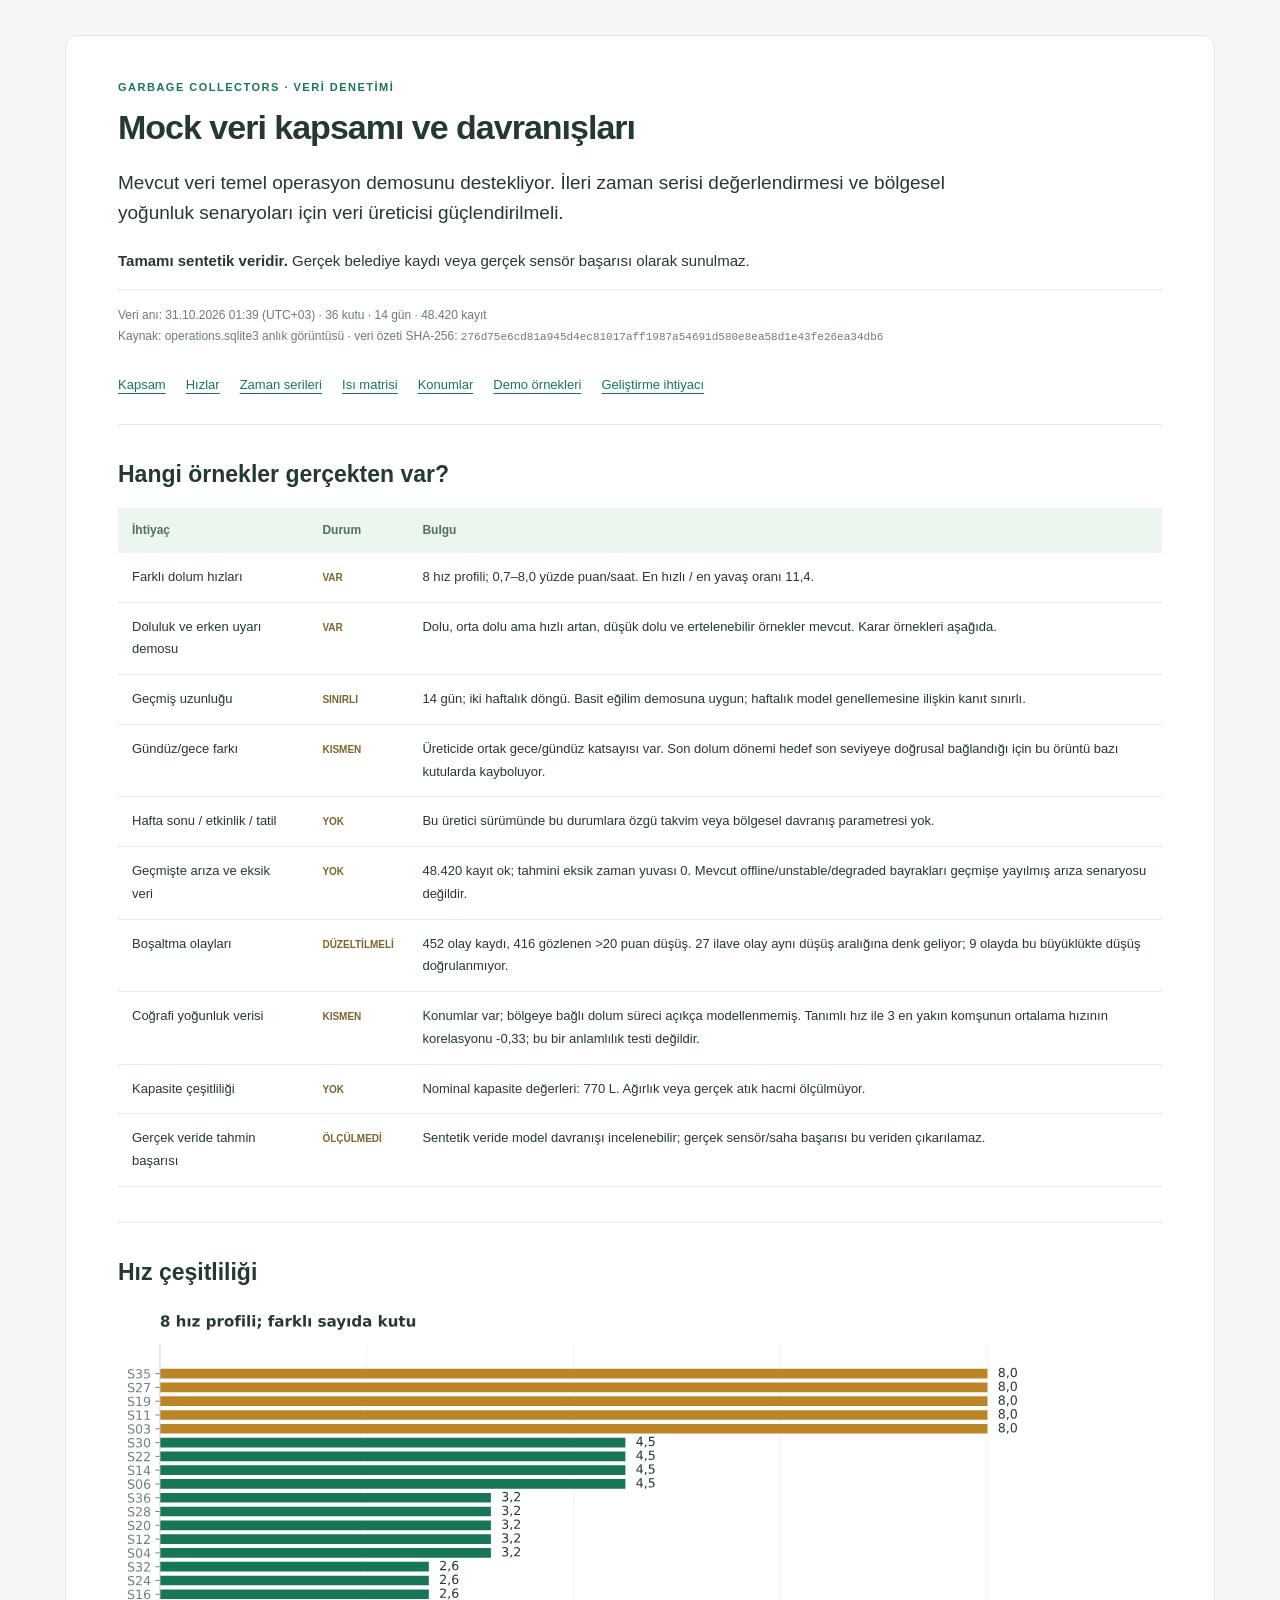
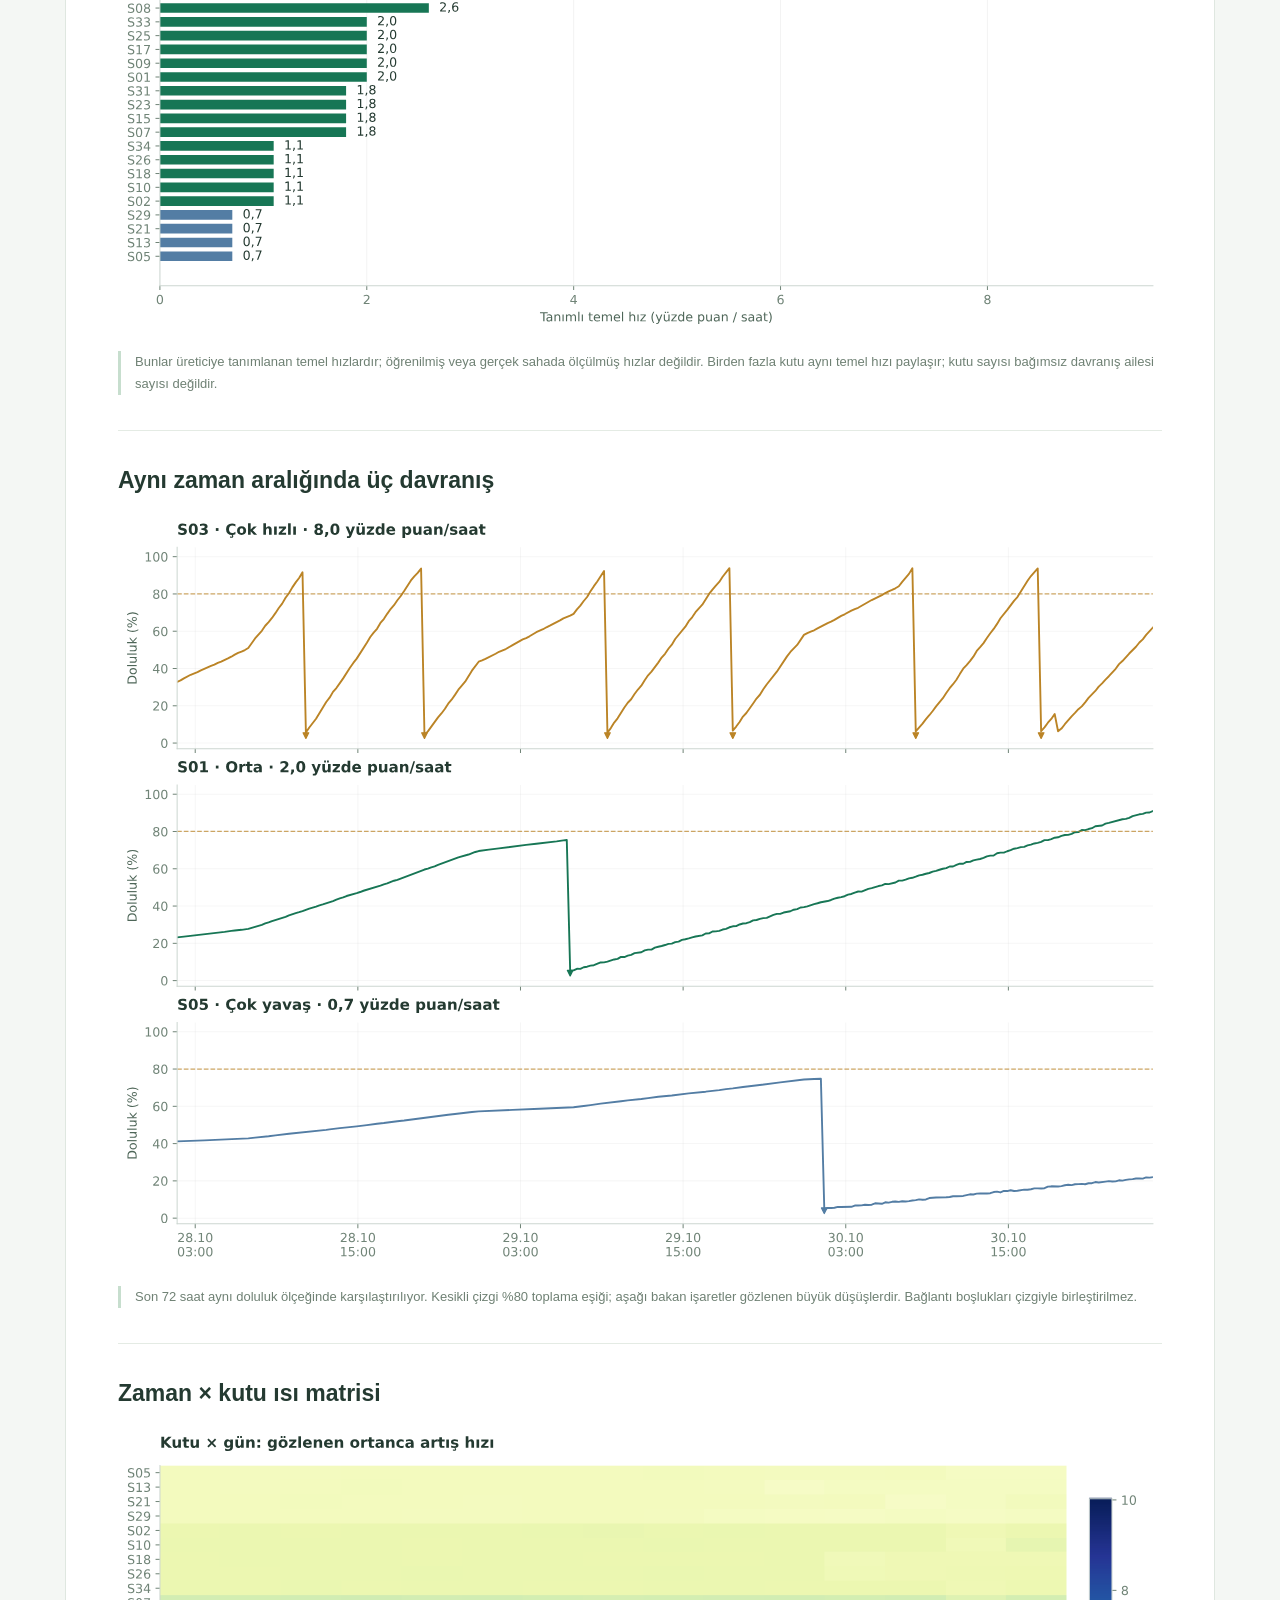
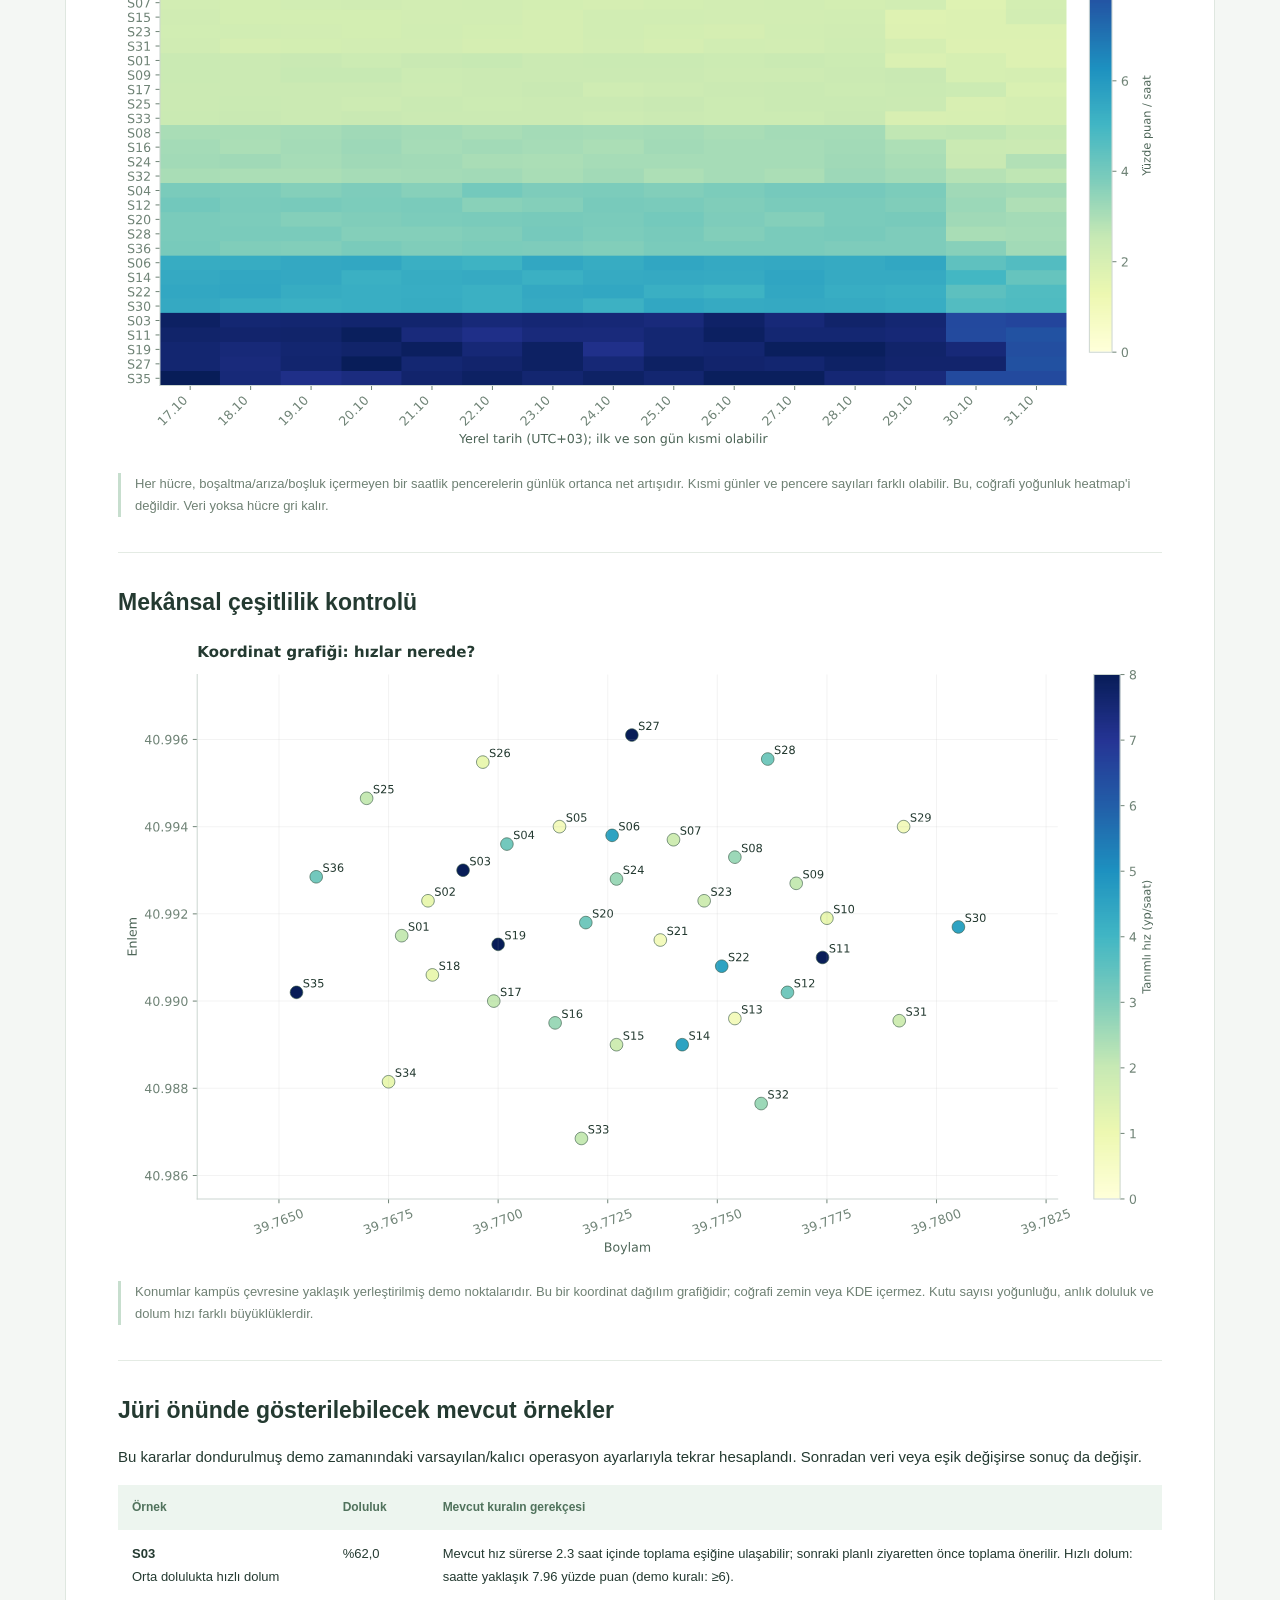
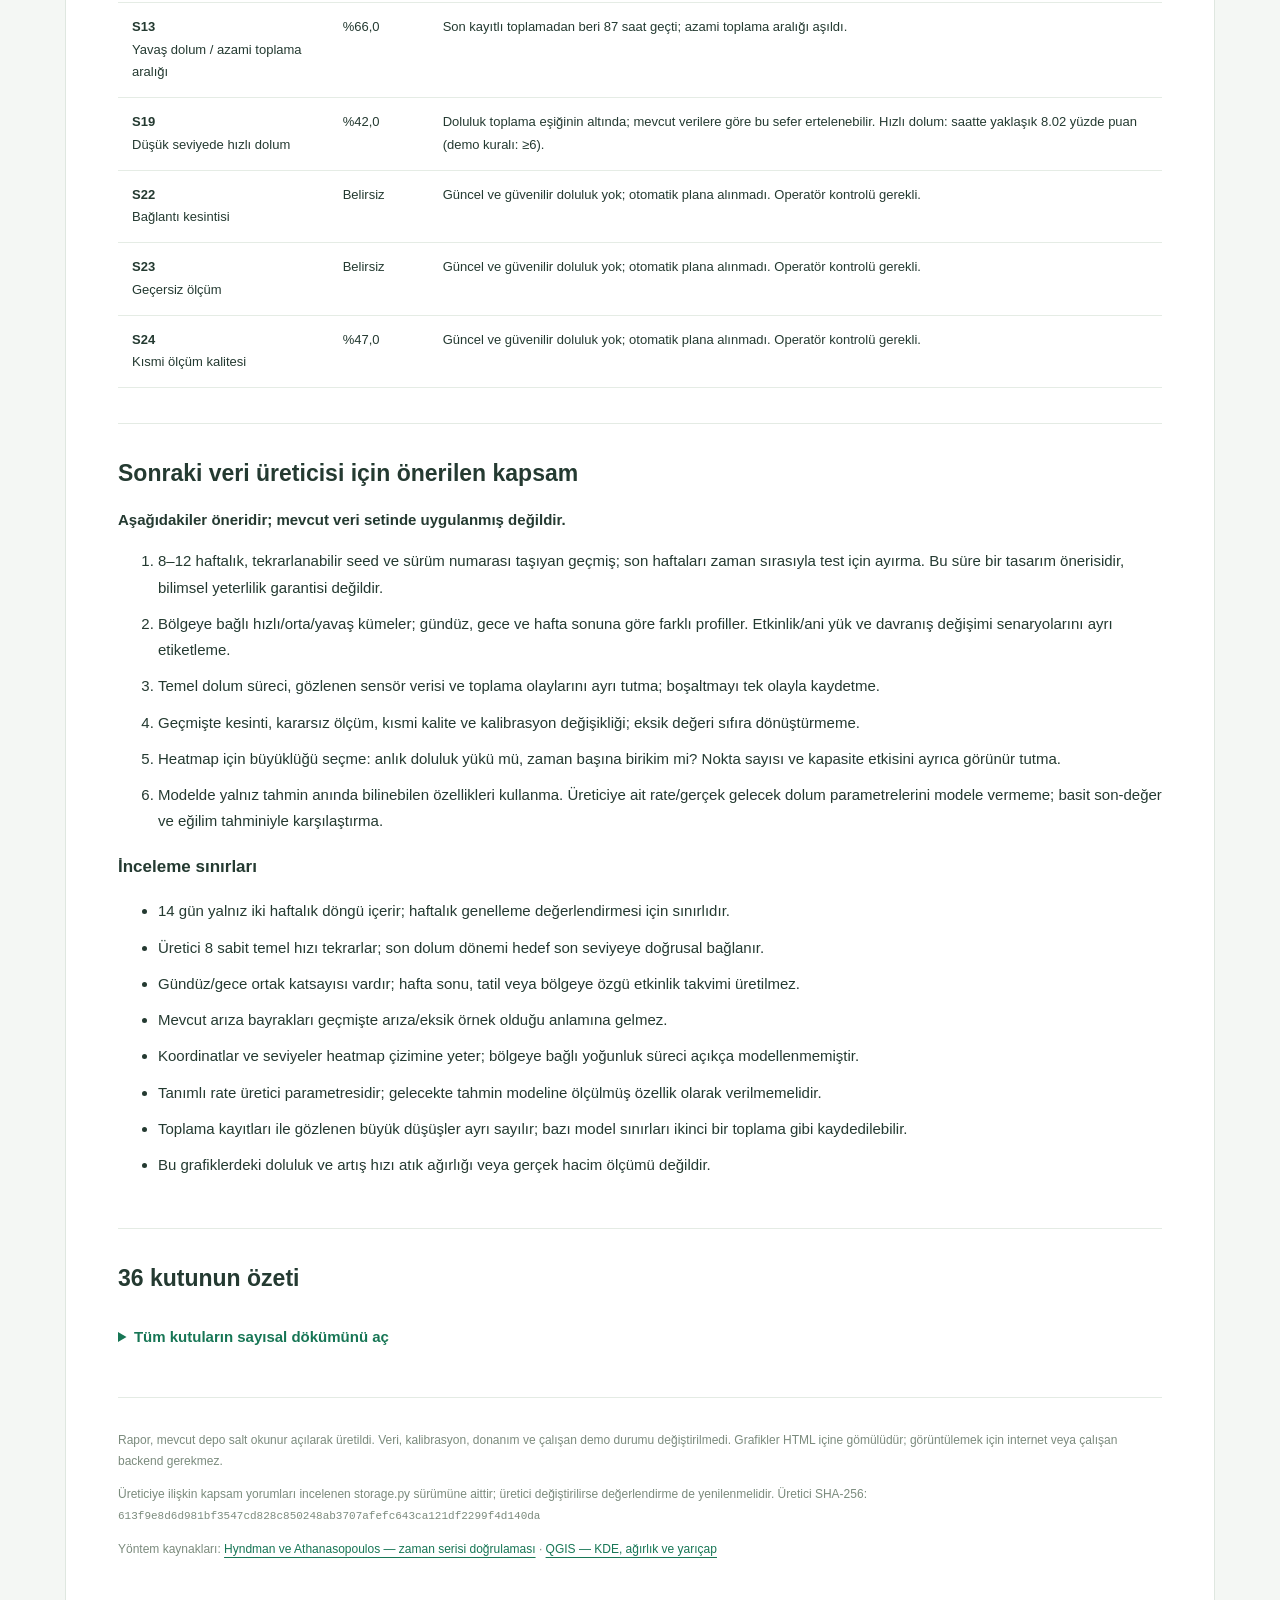
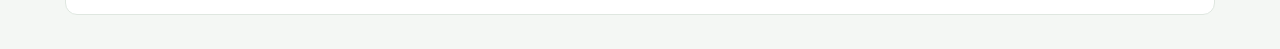
<file: app/reports/mock-veri-inceleme.html>
<!doctype html><html lang='tr'><head><meta charset='utf-8'><meta name='viewport' content='width=device-width,initial-scale=1'><title>Mock veri kapsamı ve davranışları</title><style>*{box-sizing:border-box}body{margin:0;background:#f4f7f4;color:#243a31;font:15px/1.75 'Segoe UI',Arial,sans-serif}main{max-width:1150px;margin:35px auto;background:white;padding:42px 52px;border:1px solid #dfe7e0;border-radius:12px}h1{font-size:34px;letter-spacing:-1px;line-height:1.2;margin:10px 0 20px}h2{font-size:23px;line-height:1.3;margin:0 0 18px}h3{font-size:17px}.eyebrow{color:#177655;letter-spacing:1.5px;font-weight:700;font-size:11px}.lead{font-size:19px;line-height:1.6;max-width:900px}.meta{font-size:12px;color:#6b7e70;border-top:1px solid #e4ebe4;padding-top:15px}code{font-size:11px;overflow-wrap:anywhere}section{padding:35px 0;border-top:1px solid #e4ebe4;scroll-margin-top:15px}nav{display:flex;flex-wrap:wrap;gap:8px 20px;margin:27px 0}a{color:#177655;text-underline-offset:4px}nav a{font-size:13px}figure{margin:0}figure svg{display:block;width:100%;height:auto}figcaption{font-size:13px;color:#6f8174;line-height:1.7;border-left:3px solid #c7dece;padding-left:14px;margin:18px 0 0}table{width:100%;border-collapse:collapse;text-align:left;font-size:13px}th{background:#edf5ef;color:#50725c;font-size:12px;padding:12px 14px}td{border-bottom:1px solid #e5ece5;padding:13px 14px;vertical-align:top}th:first-child,td:first-child{min-width:150px}.tag{font-weight:700;font-size:10px;white-space:nowrap;color:#7c642d}td:nth-child(2){min-width:100px}.table-wrap{overflow:auto}summary{color:#177655;cursor:pointer;padding:12px 0;font-weight:600}li{margin:10px 0}footer{color:#7b8b7d;font-size:12px;border-top:1px solid #e4ebe4;padding-top:20px}@media(max-width:700px){main{padding:24px 18px;margin:0;border:0;border-radius:0}h1{font-size:28px}.lead{font-size:17px}h2{font-size:21px}table{font-size:12px}td,th{padding:10px}section{padding:25px 0}}@media print{body{background:white}main{border:0;margin:0;padding:0;max-width:none}nav{display:none}figure{break-inside:avoid}h2,h3{break-after:avoid}section{padding:22px 0}details{display:none}a{color:inherit}footer{font-size:9px}@page{size:A4;margin:16mm}}</style></head><body><main><header><div class='eyebrow'>GARBAGE COLLECTORS · VERİ DENETİMİ</div><h1>Mock veri kapsamı ve davranışları</h1><p class='lead'>Mevcut veri temel operasyon demosunu destekliyor. İleri zaman serisi değerlendirmesi ve bölgesel yoğunluk senaryoları için veri üreticisi güçlendirilmeli.</p><p><b>Tamamı sentetik veridir.</b> Gerçek belediye kaydı veya gerçek sensör başarısı olarak sunulmaz.</p><div class='meta'>Veri anı: 31.10.2026 01:39 (UTC+03) · 36 kutu · 14 gün · 48.420 kayıt<br>Kaynak: operations.sqlite3 anlık görüntüsü · veri özeti SHA-256: <code>276d75e6cd81a945d4ec81017aff1987a54691d580e8ea58d1e43fe26ea34db6</code></div></header>
    <nav aria-label='Rapor bölümleri'><a href='#kapsam'>Kapsam</a><a href='#hizlar'>Hızlar</a><a href='#zaman'>Zaman serileri</a><a href='#matris'>Isı matrisi</a><a href='#konum'>Konumlar</a><a href='#ornekler'>Demo örnekleri</a><a href='#gelisim'>Geliştirme ihtiyacı</a></nav>
    <section id='kapsam'><h2>Hangi örnekler gerçekten var?</h2><div class='table-wrap'><table><thead><tr><th>İhtiyaç</th><th>Durum</th><th>Bulgu</th></tr></thead><tbody><tr><td>Farklı dolum hızları</td><td><span class='tag'>VAR</span></td><td>8 hız profili; 0,7–8,0 yüzde puan/saat. En hızlı / en yavaş oranı 11,4.</td></tr><tr><td>Doluluk ve erken uyarı demosu</td><td><span class='tag'>VAR</span></td><td>Dolu, orta dolu ama hızlı artan, düşük dolu ve ertelenebilir örnekler mevcut. Karar örnekleri aşağıda.</td></tr><tr><td>Geçmiş uzunluğu</td><td><span class='tag'>SINIRLI</span></td><td>14 gün; iki haftalık döngü. Basit eğilim demosuna uygun; haftalık model genellemesine ilişkin kanıt sınırlı.</td></tr><tr><td>Gündüz/gece farkı</td><td><span class='tag'>KISMEN</span></td><td>Üreticide ortak gece/gündüz katsayısı var. Son dolum dönemi hedef son seviyeye doğrusal bağlandığı için bu örüntü bazı kutularda kayboluyor.</td></tr><tr><td>Hafta sonu / etkinlik / tatil</td><td><span class='tag'>YOK</span></td><td>Bu üretici sürümünde bu durumlara özgü takvim veya bölgesel davranış parametresi yok.</td></tr><tr><td>Geçmişte arıza ve eksik veri</td><td><span class='tag'>YOK</span></td><td>48.420 kayıt ok; tahmini eksik zaman yuvası 0. Mevcut offline/unstable/degraded bayrakları geçmişe yayılmış arıza senaryosu değildir.</td></tr><tr><td>Boşaltma olayları</td><td><span class='tag'>DÜZELTİLMELİ</span></td><td>452 olay kaydı, 416 gözlenen &gt;20 puan düşüş. 27 ilave olay aynı düşüş aralığına denk geliyor; 9 olayda bu büyüklükte düşüş doğrulanmıyor.</td></tr><tr><td>Coğrafi yoğunluk verisi</td><td><span class='tag'>KISMEN</span></td><td>Konumlar var; bölgeye bağlı dolum süreci açıkça modellenmemiş. Tanımlı hız ile 3 en yakın komşunun ortalama hızının korelasyonu -0,33; bu bir anlamlılık testi değildir.</td></tr><tr><td>Kapasite çeşitliliği</td><td><span class='tag'>YOK</span></td><td>Nominal kapasite değerleri: 770 L. Ağırlık veya gerçek atık hacmi ölçülmüyor.</td></tr><tr><td>Gerçek veride tahmin başarısı</td><td><span class='tag'>ÖLÇÜLMEDİ</span></td><td>Sentetik veride model davranışı incelenebilir; gerçek sensör/saha başarısı bu veriden çıkarılamaz.</td></tr></tbody></table></div></section><section id='hizlar'><h2>Hız çeşitliliği</h2><figure aria-label='Hız çeşitliliği'><svg xmlns:xlink="http://www.w3.org/1999/xlink" width="829.19952pt" height="497.99952pt" viewBox="0 0 829.19952 497.99952" xmlns="http://www.w3.org/2000/svg" version="1.1">
 <metadata>
  <rdf:RDF xmlns:dc="http://purl.org/dc/elements/1.1/" xmlns:cc="http://creativecommons.org/ns#" xmlns:rdf="http://www.w3.org/1999/02/22-rdf-syntax-ns#">
   <cc:Work>
    <dc:type rdf:resource="http://purl.org/dc/dcmitype/StillImage"/>
    <dc:date>2026-10-31T02:01:08.248164</dc:date>
    <dc:format>image/svg+xml</dc:format>
    <dc:creator>
     <cc:Agent>
      <dc:title>Matplotlib v3.10.7, https://matplotlib.org/</dc:title>
     </cc:Agent>
    </dc:creator>
   </cc:Work>
  </rdf:RDF>
 </metadata>
 <defs>
  <style type="text/css">*{stroke-linejoin: round; stroke-linecap: butt}</style>
 </defs>
 <g id="audit-1-figure_1">
  <g id="audit-1-patch_1">
   <path d="M 0 497.99952
L 829.19952 497.99952
L 829.19952 0
L 0 0
z
" style="fill: #ffffff"/>
  </g>
  <g id="audit-1-axes_1">
   <g id="audit-1-patch_2">
    <path d="M 33.273438 460.44327
L 821.99952 460.44327
L 821.99952 30.318125
L 33.273438 30.318125
z
" style="fill: #ffffff"/>
   </g>
   <g id="audit-1-matplotlib.axis_1">
    <g id="audit-1-xtick_1">
     <g id="audit-1-line2d_1">
      <path d="M 33.273438 460.44327
L 33.273438 30.318125
" clip-path="url(#audit-1-pe9381518e8)" style="fill: none; stroke: #b0b0b0; stroke-opacity: 0.15; stroke-width: 0.8; stroke-linecap: square"/>
     </g>
     <g id="audit-1-line2d_2">
      <defs>
       <path id="audit-1-m602c7bde41" d="M 0 0
L 0 3.5
" style="stroke: #708477; stroke-width: 0.8"/>
      </defs>
      <g>
       <use xlink:href="#audit-1-m602c7bde41" x="33.273438" y="460.44327" style="fill: #708477; stroke: #708477; stroke-width: 0.8"/>
      </g>
     </g>
     <g id="audit-1-text_1">
      <!-- 0 -->
      <g style="fill: #708477" transform="translate(30.092188 475.041707) scale(0.1 -0.1)">
       <defs>
        <path id="audit-1-DejaVuSans-30" d="M 2034 4250
Q 1547 4250 1301 3770
Q 1056 3291 1056 2328
Q 1056 1369 1301 889
Q 1547 409 2034 409
Q 2525 409 2770 889
Q 3016 1369 3016 2328
Q 3016 3291 2770 3770
Q 2525 4250 2034 4250
z
M 2034 4750
Q 2819 4750 3233 4129
Q 3647 3509 3647 2328
Q 3647 1150 3233 529
Q 2819 -91 2034 -91
Q 1250 -91 836 529
Q 422 1150 422 2328
Q 422 3509 836 4129
Q 1250 4750 2034 4750
z
" transform="scale(0.015625)"/>
       </defs>
       <use xlink:href="#audit-1-DejaVuSans-30"/>
      </g>
     </g>
    </g>
    <g id="audit-1-xtick_2">
     <g id="audit-1-line2d_3">
      <path d="M 197.591371 460.44327
L 197.591371 30.318125
" clip-path="url(#audit-1-pe9381518e8)" style="fill: none; stroke: #b0b0b0; stroke-opacity: 0.15; stroke-width: 0.8; stroke-linecap: square"/>
     </g>
     <g id="audit-1-line2d_4">
      <g>
       <use xlink:href="#audit-1-m602c7bde41" x="197.591371" y="460.44327" style="fill: #708477; stroke: #708477; stroke-width: 0.8"/>
      </g>
     </g>
     <g id="audit-1-text_2">
      <!-- 2 -->
      <g style="fill: #708477" transform="translate(194.410121 475.041707) scale(0.1 -0.1)">
       <defs>
        <path id="audit-1-DejaVuSans-32" d="M 1228 531
L 3431 531
L 3431 0
L 469 0
L 469 531
Q 828 903 1448 1529
Q 2069 2156 2228 2338
Q 2531 2678 2651 2914
Q 2772 3150 2772 3378
Q 2772 3750 2511 3984
Q 2250 4219 1831 4219
Q 1534 4219 1204 4116
Q 875 4013 500 3803
L 500 4441
Q 881 4594 1212 4672
Q 1544 4750 1819 4750
Q 2544 4750 2975 4387
Q 3406 4025 3406 3419
Q 3406 3131 3298 2873
Q 3191 2616 2906 2266
Q 2828 2175 2409 1742
Q 1991 1309 1228 531
z
" transform="scale(0.015625)"/>
       </defs>
       <use xlink:href="#audit-1-DejaVuSans-32"/>
      </g>
     </g>
    </g>
    <g id="audit-1-xtick_3">
     <g id="audit-1-line2d_5">
      <path d="M 361.909305 460.44327
L 361.909305 30.318125
" clip-path="url(#audit-1-pe9381518e8)" style="fill: none; stroke: #b0b0b0; stroke-opacity: 0.15; stroke-width: 0.8; stroke-linecap: square"/>
     </g>
     <g id="audit-1-line2d_6">
      <g>
       <use xlink:href="#audit-1-m602c7bde41" x="361.909305" y="460.44327" style="fill: #708477; stroke: #708477; stroke-width: 0.8"/>
      </g>
     </g>
     <g id="audit-1-text_3">
      <!-- 4 -->
      <g style="fill: #708477" transform="translate(358.728055 475.041707) scale(0.1 -0.1)">
       <defs>
        <path id="audit-1-DejaVuSans-34" d="M 2419 4116
L 825 1625
L 2419 1625
L 2419 4116
z
M 2253 4666
L 3047 4666
L 3047 1625
L 3713 1625
L 3713 1100
L 3047 1100
L 3047 0
L 2419 0
L 2419 1100
L 313 1100
L 313 1709
L 2253 4666
z
" transform="scale(0.015625)"/>
       </defs>
       <use xlink:href="#audit-1-DejaVuSans-34"/>
      </g>
     </g>
    </g>
    <g id="audit-1-xtick_4">
     <g id="audit-1-line2d_7">
      <path d="M 526.227239 460.44327
L 526.227239 30.318125
" clip-path="url(#audit-1-pe9381518e8)" style="fill: none; stroke: #b0b0b0; stroke-opacity: 0.15; stroke-width: 0.8; stroke-linecap: square"/>
     </g>
     <g id="audit-1-line2d_8">
      <g>
       <use xlink:href="#audit-1-m602c7bde41" x="526.227239" y="460.44327" style="fill: #708477; stroke: #708477; stroke-width: 0.8"/>
      </g>
     </g>
     <g id="audit-1-text_4">
      <!-- 6 -->
      <g style="fill: #708477" transform="translate(523.045989 475.041707) scale(0.1 -0.1)">
       <defs>
        <path id="audit-1-DejaVuSans-36" d="M 2113 2584
Q 1688 2584 1439 2293
Q 1191 2003 1191 1497
Q 1191 994 1439 701
Q 1688 409 2113 409
Q 2538 409 2786 701
Q 3034 994 3034 1497
Q 3034 2003 2786 2293
Q 2538 2584 2113 2584
z
M 3366 4563
L 3366 3988
Q 3128 4100 2886 4159
Q 2644 4219 2406 4219
Q 1781 4219 1451 3797
Q 1122 3375 1075 2522
Q 1259 2794 1537 2939
Q 1816 3084 2150 3084
Q 2853 3084 3261 2657
Q 3669 2231 3669 1497
Q 3669 778 3244 343
Q 2819 -91 2113 -91
Q 1303 -91 875 529
Q 447 1150 447 2328
Q 447 3434 972 4092
Q 1497 4750 2381 4750
Q 2619 4750 2861 4703
Q 3103 4656 3366 4563
z
" transform="scale(0.015625)"/>
       </defs>
       <use xlink:href="#audit-1-DejaVuSans-36"/>
      </g>
     </g>
    </g>
    <g id="audit-1-xtick_5">
     <g id="audit-1-line2d_9">
      <path d="M 690.545173 460.44327
L 690.545173 30.318125
" clip-path="url(#audit-1-pe9381518e8)" style="fill: none; stroke: #b0b0b0; stroke-opacity: 0.15; stroke-width: 0.8; stroke-linecap: square"/>
     </g>
     <g id="audit-1-line2d_10">
      <g>
       <use xlink:href="#audit-1-m602c7bde41" x="690.545173" y="460.44327" style="fill: #708477; stroke: #708477; stroke-width: 0.8"/>
      </g>
     </g>
     <g id="audit-1-text_5">
      <!-- 8 -->
      <g style="fill: #708477" transform="translate(687.363923 475.041707) scale(0.1 -0.1)">
       <defs>
        <path id="audit-1-DejaVuSans-38" d="M 2034 2216
Q 1584 2216 1326 1975
Q 1069 1734 1069 1313
Q 1069 891 1326 650
Q 1584 409 2034 409
Q 2484 409 2743 651
Q 3003 894 3003 1313
Q 3003 1734 2745 1975
Q 2488 2216 2034 2216
z
M 1403 2484
Q 997 2584 770 2862
Q 544 3141 544 3541
Q 544 4100 942 4425
Q 1341 4750 2034 4750
Q 2731 4750 3128 4425
Q 3525 4100 3525 3541
Q 3525 3141 3298 2862
Q 3072 2584 2669 2484
Q 3125 2378 3379 2068
Q 3634 1759 3634 1313
Q 3634 634 3220 271
Q 2806 -91 2034 -91
Q 1263 -91 848 271
Q 434 634 434 1313
Q 434 1759 690 2068
Q 947 2378 1403 2484
z
M 1172 3481
Q 1172 3119 1398 2916
Q 1625 2713 2034 2713
Q 2441 2713 2670 2916
Q 2900 3119 2900 3481
Q 2900 3844 2670 4047
Q 2441 4250 2034 4250
Q 1625 4250 1398 4047
Q 1172 3844 1172 3481
z
" transform="scale(0.015625)"/>
       </defs>
       <use xlink:href="#audit-1-DejaVuSans-38"/>
      </g>
     </g>
    </g>
    <g id="audit-1-text_6">
     <!-- Tanımlı temel hız (yüzde puan / saat) -->
     <g style="fill: #4e6658" transform="translate(335.190385 488.719832) scale(0.1 -0.1)">
      <defs>
       <path id="audit-1-DejaVuSans-54" d="M -19 4666
L 3928 4666
L 3928 4134
L 2272 4134
L 2272 0
L 1638 0
L 1638 4134
L -19 4134
L -19 4666
z
" transform="scale(0.015625)"/>
       <path id="audit-1-DejaVuSans-61" d="M 2194 1759
Q 1497 1759 1228 1600
Q 959 1441 959 1056
Q 959 750 1161 570
Q 1363 391 1709 391
Q 2188 391 2477 730
Q 2766 1069 2766 1631
L 2766 1759
L 2194 1759
z
M 3341 1997
L 3341 0
L 2766 0
L 2766 531
Q 2569 213 2275 61
Q 1981 -91 1556 -91
Q 1019 -91 701 211
Q 384 513 384 1019
Q 384 1609 779 1909
Q 1175 2209 1959 2209
L 2766 2209
L 2766 2266
Q 2766 2663 2505 2880
Q 2244 3097 1772 3097
Q 1472 3097 1187 3025
Q 903 2953 641 2809
L 641 3341
Q 956 3463 1253 3523
Q 1550 3584 1831 3584
Q 2591 3584 2966 3190
Q 3341 2797 3341 1997
z
" transform="scale(0.015625)"/>
       <path id="audit-1-DejaVuSans-6e" d="M 3513 2113
L 3513 0
L 2938 0
L 2938 2094
Q 2938 2591 2744 2837
Q 2550 3084 2163 3084
Q 1697 3084 1428 2787
Q 1159 2491 1159 1978
L 1159 0
L 581 0
L 581 3500
L 1159 3500
L 1159 2956
Q 1366 3272 1645 3428
Q 1925 3584 2291 3584
Q 2894 3584 3203 3211
Q 3513 2838 3513 2113
z
" transform="scale(0.015625)"/>
       <path id="audit-1-DejaVuSans-131" d="M 603 3500
L 1178 3500
L 1178 0
L 603 0
L 603 3500
z
M 891 3584
L 891 3584
z
" transform="scale(0.015625)"/>
       <path id="audit-1-DejaVuSans-6d" d="M 3328 2828
Q 3544 3216 3844 3400
Q 4144 3584 4550 3584
Q 5097 3584 5394 3201
Q 5691 2819 5691 2113
L 5691 0
L 5113 0
L 5113 2094
Q 5113 2597 4934 2840
Q 4756 3084 4391 3084
Q 3944 3084 3684 2787
Q 3425 2491 3425 1978
L 3425 0
L 2847 0
L 2847 2094
Q 2847 2600 2669 2842
Q 2491 3084 2119 3084
Q 1678 3084 1418 2786
Q 1159 2488 1159 1978
L 1159 0
L 581 0
L 581 3500
L 1159 3500
L 1159 2956
Q 1356 3278 1631 3431
Q 1906 3584 2284 3584
Q 2666 3584 2933 3390
Q 3200 3197 3328 2828
z
" transform="scale(0.015625)"/>
       <path id="audit-1-DejaVuSans-6c" d="M 603 4863
L 1178 4863
L 1178 0
L 603 0
L 603 4863
z
" transform="scale(0.015625)"/>
       <path id="audit-1-DejaVuSans-20" transform="scale(0.015625)"/>
       <path id="audit-1-DejaVuSans-74" d="M 1172 4494
L 1172 3500
L 2356 3500
L 2356 3053
L 1172 3053
L 1172 1153
Q 1172 725 1289 603
Q 1406 481 1766 481
L 2356 481
L 2356 0
L 1766 0
Q 1100 0 847 248
Q 594 497 594 1153
L 594 3053
L 172 3053
L 172 3500
L 594 3500
L 594 4494
L 1172 4494
z
" transform="scale(0.015625)"/>
       <path id="audit-1-DejaVuSans-65" d="M 3597 1894
L 3597 1613
L 953 1613
Q 991 1019 1311 708
Q 1631 397 2203 397
Q 2534 397 2845 478
Q 3156 559 3463 722
L 3463 178
Q 3153 47 2828 -22
Q 2503 -91 2169 -91
Q 1331 -91 842 396
Q 353 884 353 1716
Q 353 2575 817 3079
Q 1281 3584 2069 3584
Q 2775 3584 3186 3129
Q 3597 2675 3597 1894
z
M 3022 2063
Q 3016 2534 2758 2815
Q 2500 3097 2075 3097
Q 1594 3097 1305 2825
Q 1016 2553 972 2059
L 3022 2063
z
" transform="scale(0.015625)"/>
       <path id="audit-1-DejaVuSans-68" d="M 3513 2113
L 3513 0
L 2938 0
L 2938 2094
Q 2938 2591 2744 2837
Q 2550 3084 2163 3084
Q 1697 3084 1428 2787
Q 1159 2491 1159 1978
L 1159 0
L 581 0
L 581 4863
L 1159 4863
L 1159 2956
Q 1366 3272 1645 3428
Q 1925 3584 2291 3584
Q 2894 3584 3203 3211
Q 3513 2838 3513 2113
z
" transform="scale(0.015625)"/>
       <path id="audit-1-DejaVuSans-7a" d="M 353 3500
L 3084 3500
L 3084 2975
L 922 459
L 3084 459
L 3084 0
L 275 0
L 275 525
L 2438 3041
L 353 3041
L 353 3500
z
" transform="scale(0.015625)"/>
       <path id="audit-1-DejaVuSans-28" d="M 1984 4856
Q 1566 4138 1362 3434
Q 1159 2731 1159 2009
Q 1159 1288 1364 580
Q 1569 -128 1984 -844
L 1484 -844
Q 1016 -109 783 600
Q 550 1309 550 2009
Q 550 2706 781 3412
Q 1013 4119 1484 4856
L 1984 4856
z
" transform="scale(0.015625)"/>
       <path id="audit-1-DejaVuSans-79" d="M 2059 -325
Q 1816 -950 1584 -1140
Q 1353 -1331 966 -1331
L 506 -1331
L 506 -850
L 844 -850
Q 1081 -850 1212 -737
Q 1344 -625 1503 -206
L 1606 56
L 191 3500
L 800 3500
L 1894 763
L 2988 3500
L 3597 3500
L 2059 -325
z
" transform="scale(0.015625)"/>
       <path id="audit-1-DejaVuSans-fc" d="M 544 1381
L 544 3500
L 1119 3500
L 1119 1403
Q 1119 906 1312 657
Q 1506 409 1894 409
Q 2359 409 2629 706
Q 2900 1003 2900 1516
L 2900 3500
L 3475 3500
L 3475 0
L 2900 0
L 2900 538
Q 2691 219 2414 64
Q 2138 -91 1772 -91
Q 1169 -91 856 284
Q 544 659 544 1381
z
M 1991 3584
L 1991 3584
z
M 2278 4850
L 2912 4850
L 2912 4219
L 2278 4219
L 2278 4850
z
M 1056 4850
L 1690 4850
L 1690 4219
L 1056 4219
L 1056 4850
z
" transform="scale(0.015625)"/>
       <path id="audit-1-DejaVuSans-64" d="M 2906 2969
L 2906 4863
L 3481 4863
L 3481 0
L 2906 0
L 2906 525
Q 2725 213 2448 61
Q 2172 -91 1784 -91
Q 1150 -91 751 415
Q 353 922 353 1747
Q 353 2572 751 3078
Q 1150 3584 1784 3584
Q 2172 3584 2448 3432
Q 2725 3281 2906 2969
z
M 947 1747
Q 947 1113 1208 752
Q 1469 391 1925 391
Q 2381 391 2643 752
Q 2906 1113 2906 1747
Q 2906 2381 2643 2742
Q 2381 3103 1925 3103
Q 1469 3103 1208 2742
Q 947 2381 947 1747
z
" transform="scale(0.015625)"/>
       <path id="audit-1-DejaVuSans-70" d="M 1159 525
L 1159 -1331
L 581 -1331
L 581 3500
L 1159 3500
L 1159 2969
Q 1341 3281 1617 3432
Q 1894 3584 2278 3584
Q 2916 3584 3314 3078
Q 3713 2572 3713 1747
Q 3713 922 3314 415
Q 2916 -91 2278 -91
Q 1894 -91 1617 61
Q 1341 213 1159 525
z
M 3116 1747
Q 3116 2381 2855 2742
Q 2594 3103 2138 3103
Q 1681 3103 1420 2742
Q 1159 2381 1159 1747
Q 1159 1113 1420 752
Q 1681 391 2138 391
Q 2594 391 2855 752
Q 3116 1113 3116 1747
z
" transform="scale(0.015625)"/>
       <path id="audit-1-DejaVuSans-75" d="M 544 1381
L 544 3500
L 1119 3500
L 1119 1403
Q 1119 906 1312 657
Q 1506 409 1894 409
Q 2359 409 2629 706
Q 2900 1003 2900 1516
L 2900 3500
L 3475 3500
L 3475 0
L 2900 0
L 2900 538
Q 2691 219 2414 64
Q 2138 -91 1772 -91
Q 1169 -91 856 284
Q 544 659 544 1381
z
M 1991 3584
L 1991 3584
z
" transform="scale(0.015625)"/>
       <path id="audit-1-DejaVuSans-2f" d="M 1625 4666
L 2156 4666
L 531 -594
L 0 -594
L 1625 4666
z
" transform="scale(0.015625)"/>
       <path id="audit-1-DejaVuSans-73" d="M 2834 3397
L 2834 2853
Q 2591 2978 2328 3040
Q 2066 3103 1784 3103
Q 1356 3103 1142 2972
Q 928 2841 928 2578
Q 928 2378 1081 2264
Q 1234 2150 1697 2047
L 1894 2003
Q 2506 1872 2764 1633
Q 3022 1394 3022 966
Q 3022 478 2636 193
Q 2250 -91 1575 -91
Q 1294 -91 989 -36
Q 684 19 347 128
L 347 722
Q 666 556 975 473
Q 1284 391 1588 391
Q 1994 391 2212 530
Q 2431 669 2431 922
Q 2431 1156 2273 1281
Q 2116 1406 1581 1522
L 1381 1569
Q 847 1681 609 1914
Q 372 2147 372 2553
Q 372 3047 722 3315
Q 1072 3584 1716 3584
Q 2034 3584 2315 3537
Q 2597 3491 2834 3397
z
" transform="scale(0.015625)"/>
       <path id="audit-1-DejaVuSans-29" d="M 513 4856
L 1013 4856
Q 1481 4119 1714 3412
Q 1947 2706 1947 2009
Q 1947 1309 1714 600
Q 1481 -109 1013 -844
L 513 -844
Q 928 -128 1133 580
Q 1338 1288 1338 2009
Q 1338 2731 1133 3434
Q 928 4138 513 4856
z
" transform="scale(0.015625)"/>
      </defs>
      <use xlink:href="#audit-1-DejaVuSans-54"/>
      <use xlink:href="#audit-1-DejaVuSans-61" transform="translate(44.583984 0)"/>
      <use xlink:href="#audit-1-DejaVuSans-6e" transform="translate(105.863281 0)"/>
      <use xlink:href="#audit-1-DejaVuSans-131" transform="translate(169.242188 0)"/>
      <use xlink:href="#audit-1-DejaVuSans-6d" transform="translate(197.025391 0)"/>
      <use xlink:href="#audit-1-DejaVuSans-6c" transform="translate(294.4375 0)"/>
      <use xlink:href="#audit-1-DejaVuSans-131" transform="translate(322.220703 0)"/>
      <use xlink:href="#audit-1-DejaVuSans-20" transform="translate(350.003906 0)"/>
      <use xlink:href="#audit-1-DejaVuSans-74" transform="translate(381.791016 0)"/>
      <use xlink:href="#audit-1-DejaVuSans-65" transform="translate(421 0)"/>
      <use xlink:href="#audit-1-DejaVuSans-6d" transform="translate(482.523438 0)"/>
      <use xlink:href="#audit-1-DejaVuSans-65" transform="translate(579.935547 0)"/>
      <use xlink:href="#audit-1-DejaVuSans-6c" transform="translate(641.458984 0)"/>
      <use xlink:href="#audit-1-DejaVuSans-20" transform="translate(669.242188 0)"/>
      <use xlink:href="#audit-1-DejaVuSans-68" transform="translate(701.029297 0)"/>
      <use xlink:href="#audit-1-DejaVuSans-131" transform="translate(764.408203 0)"/>
      <use xlink:href="#audit-1-DejaVuSans-7a" transform="translate(792.191406 0)"/>
      <use xlink:href="#audit-1-DejaVuSans-20" transform="translate(844.681641 0)"/>
      <use xlink:href="#audit-1-DejaVuSans-28" transform="translate(876.46875 0)"/>
      <use xlink:href="#audit-1-DejaVuSans-79" transform="translate(915.482422 0)"/>
      <use xlink:href="#audit-1-DejaVuSans-fc" transform="translate(974.662109 0)"/>
      <use xlink:href="#audit-1-DejaVuSans-7a" transform="translate(1038.041016 0)"/>
      <use xlink:href="#audit-1-DejaVuSans-64" transform="translate(1090.53125 0)"/>
      <use xlink:href="#audit-1-DejaVuSans-65" transform="translate(1154.007812 0)"/>
      <use xlink:href="#audit-1-DejaVuSans-20" transform="translate(1215.53125 0)"/>
      <use xlink:href="#audit-1-DejaVuSans-70" transform="translate(1247.318359 0)"/>
      <use xlink:href="#audit-1-DejaVuSans-75" transform="translate(1310.794922 0)"/>
      <use xlink:href="#audit-1-DejaVuSans-61" transform="translate(1374.173828 0)"/>
      <use xlink:href="#audit-1-DejaVuSans-6e" transform="translate(1435.453125 0)"/>
      <use xlink:href="#audit-1-DejaVuSans-20" transform="translate(1498.832031 0)"/>
      <use xlink:href="#audit-1-DejaVuSans-2f" transform="translate(1530.619141 0)"/>
      <use xlink:href="#audit-1-DejaVuSans-20" transform="translate(1564.310547 0)"/>
      <use xlink:href="#audit-1-DejaVuSans-73" transform="translate(1596.097656 0)"/>
      <use xlink:href="#audit-1-DejaVuSans-61" transform="translate(1648.197266 0)"/>
      <use xlink:href="#audit-1-DejaVuSans-61" transform="translate(1709.476562 0)"/>
      <use xlink:href="#audit-1-DejaVuSans-74" transform="translate(1770.755859 0)"/>
      <use xlink:href="#audit-1-DejaVuSans-29" transform="translate(1809.964844 0)"/>
     </g>
    </g>
   </g>
   <g id="audit-1-matplotlib.axis_2">
    <g id="audit-1-ytick_1">
     <g id="audit-1-line2d_11">
      <defs>
       <path id="audit-1-m56b4043f0a" d="M 0 0
L -3.5 0
" style="stroke: #708477; stroke-width: 0.8"/>
      </defs>
      <g>
       <use xlink:href="#audit-1-m56b4043f0a" x="33.273438" y="437.05857" style="fill: #708477; stroke: #708477; stroke-width: 0.8"/>
      </g>
     </g>
     <g id="audit-1-text_7">
      <!-- S05 -->
      <g style="fill: #708477" transform="translate(7.2 440.857788) scale(0.1 -0.1)">
       <defs>
        <path id="audit-1-DejaVuSans-53" d="M 3425 4513
L 3425 3897
Q 3066 4069 2747 4153
Q 2428 4238 2131 4238
Q 1616 4238 1336 4038
Q 1056 3838 1056 3469
Q 1056 3159 1242 3001
Q 1428 2844 1947 2747
L 2328 2669
Q 3034 2534 3370 2195
Q 3706 1856 3706 1288
Q 3706 609 3251 259
Q 2797 -91 1919 -91
Q 1588 -91 1214 -16
Q 841 59 441 206
L 441 856
Q 825 641 1194 531
Q 1563 422 1919 422
Q 2459 422 2753 634
Q 3047 847 3047 1241
Q 3047 1584 2836 1778
Q 2625 1972 2144 2069
L 1759 2144
Q 1053 2284 737 2584
Q 422 2884 422 3419
Q 422 4038 858 4394
Q 1294 4750 2059 4750
Q 2388 4750 2728 4690
Q 3069 4631 3425 4513
z
" transform="scale(0.015625)"/>
        <path id="audit-1-DejaVuSans-35" d="M 691 4666
L 3169 4666
L 3169 4134
L 1269 4134
L 1269 2991
Q 1406 3038 1543 3061
Q 1681 3084 1819 3084
Q 2600 3084 3056 2656
Q 3513 2228 3513 1497
Q 3513 744 3044 326
Q 2575 -91 1722 -91
Q 1428 -91 1123 -41
Q 819 9 494 109
L 494 744
Q 775 591 1075 516
Q 1375 441 1709 441
Q 2250 441 2565 725
Q 2881 1009 2881 1497
Q 2881 1984 2565 2268
Q 2250 2553 1709 2553
Q 1456 2553 1204 2497
Q 953 2441 691 2322
L 691 4666
z
" transform="scale(0.015625)"/>
       </defs>
       <use xlink:href="#audit-1-DejaVuSans-53"/>
       <use xlink:href="#audit-1-DejaVuSans-30" transform="translate(63.476562 0)"/>
       <use xlink:href="#audit-1-DejaVuSans-35" transform="translate(127.099609 0)"/>
      </g>
     </g>
    </g>
    <g id="audit-1-ytick_2">
     <g id="audit-1-line2d_12">
      <g>
       <use xlink:href="#audit-1-m56b4043f0a" x="33.273438" y="426.105548" style="fill: #708477; stroke: #708477; stroke-width: 0.8"/>
      </g>
     </g>
     <g id="audit-1-text_8">
      <!-- S13 -->
      <g style="fill: #708477" transform="translate(7.2 429.904767) scale(0.1 -0.1)">
       <defs>
        <path id="audit-1-DejaVuSans-31" d="M 794 531
L 1825 531
L 1825 4091
L 703 3866
L 703 4441
L 1819 4666
L 2450 4666
L 2450 531
L 3481 531
L 3481 0
L 794 0
L 794 531
z
" transform="scale(0.015625)"/>
        <path id="audit-1-DejaVuSans-33" d="M 2597 2516
Q 3050 2419 3304 2112
Q 3559 1806 3559 1356
Q 3559 666 3084 287
Q 2609 -91 1734 -91
Q 1441 -91 1130 -33
Q 819 25 488 141
L 488 750
Q 750 597 1062 519
Q 1375 441 1716 441
Q 2309 441 2620 675
Q 2931 909 2931 1356
Q 2931 1769 2642 2001
Q 2353 2234 1838 2234
L 1294 2234
L 1294 2753
L 1863 2753
Q 2328 2753 2575 2939
Q 2822 3125 2822 3475
Q 2822 3834 2567 4026
Q 2313 4219 1838 4219
Q 1578 4219 1281 4162
Q 984 4106 628 3988
L 628 4550
Q 988 4650 1302 4700
Q 1616 4750 1894 4750
Q 2613 4750 3031 4423
Q 3450 4097 3450 3541
Q 3450 3153 3228 2886
Q 3006 2619 2597 2516
z
" transform="scale(0.015625)"/>
       </defs>
       <use xlink:href="#audit-1-DejaVuSans-53"/>
       <use xlink:href="#audit-1-DejaVuSans-31" transform="translate(63.476562 0)"/>
       <use xlink:href="#audit-1-DejaVuSans-33" transform="translate(127.099609 0)"/>
      </g>
     </g>
    </g>
    <g id="audit-1-ytick_3">
     <g id="audit-1-line2d_13">
      <g>
       <use xlink:href="#audit-1-m56b4043f0a" x="33.273438" y="415.152527" style="fill: #708477; stroke: #708477; stroke-width: 0.8"/>
      </g>
     </g>
     <g id="audit-1-text_9">
      <!-- S21 -->
      <g style="fill: #708477" transform="translate(7.2 418.951746) scale(0.1 -0.1)">
       <use xlink:href="#audit-1-DejaVuSans-53"/>
       <use xlink:href="#audit-1-DejaVuSans-32" transform="translate(63.476562 0)"/>
       <use xlink:href="#audit-1-DejaVuSans-31" transform="translate(127.099609 0)"/>
      </g>
     </g>
    </g>
    <g id="audit-1-ytick_4">
     <g id="audit-1-line2d_14">
      <g>
       <use xlink:href="#audit-1-m56b4043f0a" x="33.273438" y="404.199506" style="fill: #708477; stroke: #708477; stroke-width: 0.8"/>
      </g>
     </g>
     <g id="audit-1-text_10">
      <!-- S29 -->
      <g style="fill: #708477" transform="translate(7.2 407.998725) scale(0.1 -0.1)">
       <defs>
        <path id="audit-1-DejaVuSans-39" d="M 703 97
L 703 672
Q 941 559 1184 500
Q 1428 441 1663 441
Q 2288 441 2617 861
Q 2947 1281 2994 2138
Q 2813 1869 2534 1725
Q 2256 1581 1919 1581
Q 1219 1581 811 2004
Q 403 2428 403 3163
Q 403 3881 828 4315
Q 1253 4750 1959 4750
Q 2769 4750 3195 4129
Q 3622 3509 3622 2328
Q 3622 1225 3098 567
Q 2575 -91 1691 -91
Q 1453 -91 1209 -44
Q 966 3 703 97
z
M 1959 2075
Q 2384 2075 2632 2365
Q 2881 2656 2881 3163
Q 2881 3666 2632 3958
Q 2384 4250 1959 4250
Q 1534 4250 1286 3958
Q 1038 3666 1038 3163
Q 1038 2656 1286 2365
Q 1534 2075 1959 2075
z
" transform="scale(0.015625)"/>
       </defs>
       <use xlink:href="#audit-1-DejaVuSans-53"/>
       <use xlink:href="#audit-1-DejaVuSans-32" transform="translate(63.476562 0)"/>
       <use xlink:href="#audit-1-DejaVuSans-39" transform="translate(127.099609 0)"/>
      </g>
     </g>
    </g>
    <g id="audit-1-ytick_5">
     <g id="audit-1-line2d_15">
      <g>
       <use xlink:href="#audit-1-m56b4043f0a" x="33.273438" y="393.246485" style="fill: #708477; stroke: #708477; stroke-width: 0.8"/>
      </g>
     </g>
     <g id="audit-1-text_11">
      <!-- S02 -->
      <g style="fill: #708477" transform="translate(7.2 397.045703) scale(0.1 -0.1)">
       <use xlink:href="#audit-1-DejaVuSans-53"/>
       <use xlink:href="#audit-1-DejaVuSans-30" transform="translate(63.476562 0)"/>
       <use xlink:href="#audit-1-DejaVuSans-32" transform="translate(127.099609 0)"/>
      </g>
     </g>
    </g>
    <g id="audit-1-ytick_6">
     <g id="audit-1-line2d_16">
      <g>
       <use xlink:href="#audit-1-m56b4043f0a" x="33.273438" y="382.293463" style="fill: #708477; stroke: #708477; stroke-width: 0.8"/>
      </g>
     </g>
     <g id="audit-1-text_12">
      <!-- S10 -->
      <g style="fill: #708477" transform="translate(7.2 386.092682) scale(0.1 -0.1)">
       <use xlink:href="#audit-1-DejaVuSans-53"/>
       <use xlink:href="#audit-1-DejaVuSans-31" transform="translate(63.476562 0)"/>
       <use xlink:href="#audit-1-DejaVuSans-30" transform="translate(127.099609 0)"/>
      </g>
     </g>
    </g>
    <g id="audit-1-ytick_7">
     <g id="audit-1-line2d_17">
      <g>
       <use xlink:href="#audit-1-m56b4043f0a" x="33.273438" y="371.340442" style="fill: #708477; stroke: #708477; stroke-width: 0.8"/>
      </g>
     </g>
     <g id="audit-1-text_13">
      <!-- S18 -->
      <g style="fill: #708477" transform="translate(7.2 375.139661) scale(0.1 -0.1)">
       <use xlink:href="#audit-1-DejaVuSans-53"/>
       <use xlink:href="#audit-1-DejaVuSans-31" transform="translate(63.476562 0)"/>
       <use xlink:href="#audit-1-DejaVuSans-38" transform="translate(127.099609 0)"/>
      </g>
     </g>
    </g>
    <g id="audit-1-ytick_8">
     <g id="audit-1-line2d_18">
      <g>
       <use xlink:href="#audit-1-m56b4043f0a" x="33.273438" y="360.387421" style="fill: #708477; stroke: #708477; stroke-width: 0.8"/>
      </g>
     </g>
     <g id="audit-1-text_14">
      <!-- S26 -->
      <g style="fill: #708477" transform="translate(7.2 364.18664) scale(0.1 -0.1)">
       <use xlink:href="#audit-1-DejaVuSans-53"/>
       <use xlink:href="#audit-1-DejaVuSans-32" transform="translate(63.476562 0)"/>
       <use xlink:href="#audit-1-DejaVuSans-36" transform="translate(127.099609 0)"/>
      </g>
     </g>
    </g>
    <g id="audit-1-ytick_9">
     <g id="audit-1-line2d_19">
      <g>
       <use xlink:href="#audit-1-m56b4043f0a" x="33.273438" y="349.434399" style="fill: #708477; stroke: #708477; stroke-width: 0.8"/>
      </g>
     </g>
     <g id="audit-1-text_15">
      <!-- S34 -->
      <g style="fill: #708477" transform="translate(7.2 353.233618) scale(0.1 -0.1)">
       <use xlink:href="#audit-1-DejaVuSans-53"/>
       <use xlink:href="#audit-1-DejaVuSans-33" transform="translate(63.476562 0)"/>
       <use xlink:href="#audit-1-DejaVuSans-34" transform="translate(127.099609 0)"/>
      </g>
     </g>
    </g>
    <g id="audit-1-ytick_10">
     <g id="audit-1-line2d_20">
      <g>
       <use xlink:href="#audit-1-m56b4043f0a" x="33.273438" y="338.481378" style="fill: #708477; stroke: #708477; stroke-width: 0.8"/>
      </g>
     </g>
     <g id="audit-1-text_16">
      <!-- S07 -->
      <g style="fill: #708477" transform="translate(7.2 342.280597) scale(0.1 -0.1)">
       <defs>
        <path id="audit-1-DejaVuSans-37" d="M 525 4666
L 3525 4666
L 3525 4397
L 1831 0
L 1172 0
L 2766 4134
L 525 4134
L 525 4666
z
" transform="scale(0.015625)"/>
       </defs>
       <use xlink:href="#audit-1-DejaVuSans-53"/>
       <use xlink:href="#audit-1-DejaVuSans-30" transform="translate(63.476562 0)"/>
       <use xlink:href="#audit-1-DejaVuSans-37" transform="translate(127.099609 0)"/>
      </g>
     </g>
    </g>
    <g id="audit-1-ytick_11">
     <g id="audit-1-line2d_21">
      <g>
       <use xlink:href="#audit-1-m56b4043f0a" x="33.273438" y="327.528357" style="fill: #708477; stroke: #708477; stroke-width: 0.8"/>
      </g>
     </g>
     <g id="audit-1-text_17">
      <!-- S15 -->
      <g style="fill: #708477" transform="translate(7.2 331.327576) scale(0.1 -0.1)">
       <use xlink:href="#audit-1-DejaVuSans-53"/>
       <use xlink:href="#audit-1-DejaVuSans-31" transform="translate(63.476562 0)"/>
       <use xlink:href="#audit-1-DejaVuSans-35" transform="translate(127.099609 0)"/>
      </g>
     </g>
    </g>
    <g id="audit-1-ytick_12">
     <g id="audit-1-line2d_22">
      <g>
       <use xlink:href="#audit-1-m56b4043f0a" x="33.273438" y="316.575336" style="fill: #708477; stroke: #708477; stroke-width: 0.8"/>
      </g>
     </g>
     <g id="audit-1-text_18">
      <!-- S23 -->
      <g style="fill: #708477" transform="translate(7.2 320.374554) scale(0.1 -0.1)">
       <use xlink:href="#audit-1-DejaVuSans-53"/>
       <use xlink:href="#audit-1-DejaVuSans-32" transform="translate(63.476562 0)"/>
       <use xlink:href="#audit-1-DejaVuSans-33" transform="translate(127.099609 0)"/>
      </g>
     </g>
    </g>
    <g id="audit-1-ytick_13">
     <g id="audit-1-line2d_23">
      <g>
       <use xlink:href="#audit-1-m56b4043f0a" x="33.273438" y="305.622314" style="fill: #708477; stroke: #708477; stroke-width: 0.8"/>
      </g>
     </g>
     <g id="audit-1-text_19">
      <!-- S31 -->
      <g style="fill: #708477" transform="translate(7.2 309.421533) scale(0.1 -0.1)">
       <use xlink:href="#audit-1-DejaVuSans-53"/>
       <use xlink:href="#audit-1-DejaVuSans-33" transform="translate(63.476562 0)"/>
       <use xlink:href="#audit-1-DejaVuSans-31" transform="translate(127.099609 0)"/>
      </g>
     </g>
    </g>
    <g id="audit-1-ytick_14">
     <g id="audit-1-line2d_24">
      <g>
       <use xlink:href="#audit-1-m56b4043f0a" x="33.273438" y="294.669293" style="fill: #708477; stroke: #708477; stroke-width: 0.8"/>
      </g>
     </g>
     <g id="audit-1-text_20">
      <!-- S01 -->
      <g style="fill: #708477" transform="translate(7.2 298.468512) scale(0.1 -0.1)">
       <use xlink:href="#audit-1-DejaVuSans-53"/>
       <use xlink:href="#audit-1-DejaVuSans-30" transform="translate(63.476562 0)"/>
       <use xlink:href="#audit-1-DejaVuSans-31" transform="translate(127.099609 0)"/>
      </g>
     </g>
    </g>
    <g id="audit-1-ytick_15">
     <g id="audit-1-line2d_25">
      <g>
       <use xlink:href="#audit-1-m56b4043f0a" x="33.273438" y="283.716272" style="fill: #708477; stroke: #708477; stroke-width: 0.8"/>
      </g>
     </g>
     <g id="audit-1-text_21">
      <!-- S09 -->
      <g style="fill: #708477" transform="translate(7.2 287.515491) scale(0.1 -0.1)">
       <use xlink:href="#audit-1-DejaVuSans-53"/>
       <use xlink:href="#audit-1-DejaVuSans-30" transform="translate(63.476562 0)"/>
       <use xlink:href="#audit-1-DejaVuSans-39" transform="translate(127.099609 0)"/>
      </g>
     </g>
    </g>
    <g id="audit-1-ytick_16">
     <g id="audit-1-line2d_26">
      <g>
       <use xlink:href="#audit-1-m56b4043f0a" x="33.273438" y="272.763251" style="fill: #708477; stroke: #708477; stroke-width: 0.8"/>
      </g>
     </g>
     <g id="audit-1-text_22">
      <!-- S17 -->
      <g style="fill: #708477" transform="translate(7.2 276.562469) scale(0.1 -0.1)">
       <use xlink:href="#audit-1-DejaVuSans-53"/>
       <use xlink:href="#audit-1-DejaVuSans-31" transform="translate(63.476562 0)"/>
       <use xlink:href="#audit-1-DejaVuSans-37" transform="translate(127.099609 0)"/>
      </g>
     </g>
    </g>
    <g id="audit-1-ytick_17">
     <g id="audit-1-line2d_27">
      <g>
       <use xlink:href="#audit-1-m56b4043f0a" x="33.273438" y="261.810229" style="fill: #708477; stroke: #708477; stroke-width: 0.8"/>
      </g>
     </g>
     <g id="audit-1-text_23">
      <!-- S25 -->
      <g style="fill: #708477" transform="translate(7.2 265.609448) scale(0.1 -0.1)">
       <use xlink:href="#audit-1-DejaVuSans-53"/>
       <use xlink:href="#audit-1-DejaVuSans-32" transform="translate(63.476562 0)"/>
       <use xlink:href="#audit-1-DejaVuSans-35" transform="translate(127.099609 0)"/>
      </g>
     </g>
    </g>
    <g id="audit-1-ytick_18">
     <g id="audit-1-line2d_28">
      <g>
       <use xlink:href="#audit-1-m56b4043f0a" x="33.273438" y="250.857208" style="fill: #708477; stroke: #708477; stroke-width: 0.8"/>
      </g>
     </g>
     <g id="audit-1-text_24">
      <!-- S33 -->
      <g style="fill: #708477" transform="translate(7.2 254.656427) scale(0.1 -0.1)">
       <use xlink:href="#audit-1-DejaVuSans-53"/>
       <use xlink:href="#audit-1-DejaVuSans-33" transform="translate(63.476562 0)"/>
       <use xlink:href="#audit-1-DejaVuSans-33" transform="translate(127.099609 0)"/>
      </g>
     </g>
    </g>
    <g id="audit-1-ytick_19">
     <g id="audit-1-line2d_29">
      <g>
       <use xlink:href="#audit-1-m56b4043f0a" x="33.273438" y="239.904187" style="fill: #708477; stroke: #708477; stroke-width: 0.8"/>
      </g>
     </g>
     <g id="audit-1-text_25">
      <!-- S08 -->
      <g style="fill: #708477" transform="translate(7.2 243.703406) scale(0.1 -0.1)">
       <use xlink:href="#audit-1-DejaVuSans-53"/>
       <use xlink:href="#audit-1-DejaVuSans-30" transform="translate(63.476562 0)"/>
       <use xlink:href="#audit-1-DejaVuSans-38" transform="translate(127.099609 0)"/>
      </g>
     </g>
    </g>
    <g id="audit-1-ytick_20">
     <g id="audit-1-line2d_30">
      <g>
       <use xlink:href="#audit-1-m56b4043f0a" x="33.273438" y="228.951166" style="fill: #708477; stroke: #708477; stroke-width: 0.8"/>
      </g>
     </g>
     <g id="audit-1-text_26">
      <!-- S16 -->
      <g style="fill: #708477" transform="translate(7.2 232.750384) scale(0.1 -0.1)">
       <use xlink:href="#audit-1-DejaVuSans-53"/>
       <use xlink:href="#audit-1-DejaVuSans-31" transform="translate(63.476562 0)"/>
       <use xlink:href="#audit-1-DejaVuSans-36" transform="translate(127.099609 0)"/>
      </g>
     </g>
    </g>
    <g id="audit-1-ytick_21">
     <g id="audit-1-line2d_31">
      <g>
       <use xlink:href="#audit-1-m56b4043f0a" x="33.273438" y="217.998144" style="fill: #708477; stroke: #708477; stroke-width: 0.8"/>
      </g>
     </g>
     <g id="audit-1-text_27">
      <!-- S24 -->
      <g style="fill: #708477" transform="translate(7.2 221.797363) scale(0.1 -0.1)">
       <use xlink:href="#audit-1-DejaVuSans-53"/>
       <use xlink:href="#audit-1-DejaVuSans-32" transform="translate(63.476562 0)"/>
       <use xlink:href="#audit-1-DejaVuSans-34" transform="translate(127.099609 0)"/>
      </g>
     </g>
    </g>
    <g id="audit-1-ytick_22">
     <g id="audit-1-line2d_32">
      <g>
       <use xlink:href="#audit-1-m56b4043f0a" x="33.273438" y="207.045123" style="fill: #708477; stroke: #708477; stroke-width: 0.8"/>
      </g>
     </g>
     <g id="audit-1-text_28">
      <!-- S32 -->
      <g style="fill: #708477" transform="translate(7.2 210.844342) scale(0.1 -0.1)">
       <use xlink:href="#audit-1-DejaVuSans-53"/>
       <use xlink:href="#audit-1-DejaVuSans-33" transform="translate(63.476562 0)"/>
       <use xlink:href="#audit-1-DejaVuSans-32" transform="translate(127.099609 0)"/>
      </g>
     </g>
    </g>
    <g id="audit-1-ytick_23">
     <g id="audit-1-line2d_33">
      <g>
       <use xlink:href="#audit-1-m56b4043f0a" x="33.273438" y="196.092102" style="fill: #708477; stroke: #708477; stroke-width: 0.8"/>
      </g>
     </g>
     <g id="audit-1-text_29">
      <!-- S04 -->
      <g style="fill: #708477" transform="translate(7.2 199.891321) scale(0.1 -0.1)">
       <use xlink:href="#audit-1-DejaVuSans-53"/>
       <use xlink:href="#audit-1-DejaVuSans-30" transform="translate(63.476562 0)"/>
       <use xlink:href="#audit-1-DejaVuSans-34" transform="translate(127.099609 0)"/>
      </g>
     </g>
    </g>
    <g id="audit-1-ytick_24">
     <g id="audit-1-line2d_34">
      <g>
       <use xlink:href="#audit-1-m56b4043f0a" x="33.273438" y="185.139081" style="fill: #708477; stroke: #708477; stroke-width: 0.8"/>
      </g>
     </g>
     <g id="audit-1-text_30">
      <!-- S12 -->
      <g style="fill: #708477" transform="translate(7.2 188.938299) scale(0.1 -0.1)">
       <use xlink:href="#audit-1-DejaVuSans-53"/>
       <use xlink:href="#audit-1-DejaVuSans-31" transform="translate(63.476562 0)"/>
       <use xlink:href="#audit-1-DejaVuSans-32" transform="translate(127.099609 0)"/>
      </g>
     </g>
    </g>
    <g id="audit-1-ytick_25">
     <g id="audit-1-line2d_35">
      <g>
       <use xlink:href="#audit-1-m56b4043f0a" x="33.273438" y="174.186059" style="fill: #708477; stroke: #708477; stroke-width: 0.8"/>
      </g>
     </g>
     <g id="audit-1-text_31">
      <!-- S20 -->
      <g style="fill: #708477" transform="translate(7.2 177.985278) scale(0.1 -0.1)">
       <use xlink:href="#audit-1-DejaVuSans-53"/>
       <use xlink:href="#audit-1-DejaVuSans-32" transform="translate(63.476562 0)"/>
       <use xlink:href="#audit-1-DejaVuSans-30" transform="translate(127.099609 0)"/>
      </g>
     </g>
    </g>
    <g id="audit-1-ytick_26">
     <g id="audit-1-line2d_36">
      <g>
       <use xlink:href="#audit-1-m56b4043f0a" x="33.273438" y="163.233038" style="fill: #708477; stroke: #708477; stroke-width: 0.8"/>
      </g>
     </g>
     <g id="audit-1-text_32">
      <!-- S28 -->
      <g style="fill: #708477" transform="translate(7.2 167.032257) scale(0.1 -0.1)">
       <use xlink:href="#audit-1-DejaVuSans-53"/>
       <use xlink:href="#audit-1-DejaVuSans-32" transform="translate(63.476562 0)"/>
       <use xlink:href="#audit-1-DejaVuSans-38" transform="translate(127.099609 0)"/>
      </g>
     </g>
    </g>
    <g id="audit-1-ytick_27">
     <g id="audit-1-line2d_37">
      <g>
       <use xlink:href="#audit-1-m56b4043f0a" x="33.273438" y="152.280017" style="fill: #708477; stroke: #708477; stroke-width: 0.8"/>
      </g>
     </g>
     <g id="audit-1-text_33">
      <!-- S36 -->
      <g style="fill: #708477" transform="translate(7.2 156.079236) scale(0.1 -0.1)">
       <use xlink:href="#audit-1-DejaVuSans-53"/>
       <use xlink:href="#audit-1-DejaVuSans-33" transform="translate(63.476562 0)"/>
       <use xlink:href="#audit-1-DejaVuSans-36" transform="translate(127.099609 0)"/>
      </g>
     </g>
    </g>
    <g id="audit-1-ytick_28">
     <g id="audit-1-line2d_38">
      <g>
       <use xlink:href="#audit-1-m56b4043f0a" x="33.273438" y="141.326996" style="fill: #708477; stroke: #708477; stroke-width: 0.8"/>
      </g>
     </g>
     <g id="audit-1-text_34">
      <!-- S06 -->
      <g style="fill: #708477" transform="translate(7.2 145.126214) scale(0.1 -0.1)">
       <use xlink:href="#audit-1-DejaVuSans-53"/>
       <use xlink:href="#audit-1-DejaVuSans-30" transform="translate(63.476562 0)"/>
       <use xlink:href="#audit-1-DejaVuSans-36" transform="translate(127.099609 0)"/>
      </g>
     </g>
    </g>
    <g id="audit-1-ytick_29">
     <g id="audit-1-line2d_39">
      <g>
       <use xlink:href="#audit-1-m56b4043f0a" x="33.273438" y="130.373974" style="fill: #708477; stroke: #708477; stroke-width: 0.8"/>
      </g>
     </g>
     <g id="audit-1-text_35">
      <!-- S14 -->
      <g style="fill: #708477" transform="translate(7.2 134.173193) scale(0.1 -0.1)">
       <use xlink:href="#audit-1-DejaVuSans-53"/>
       <use xlink:href="#audit-1-DejaVuSans-31" transform="translate(63.476562 0)"/>
       <use xlink:href="#audit-1-DejaVuSans-34" transform="translate(127.099609 0)"/>
      </g>
     </g>
    </g>
    <g id="audit-1-ytick_30">
     <g id="audit-1-line2d_40">
      <g>
       <use xlink:href="#audit-1-m56b4043f0a" x="33.273438" y="119.420953" style="fill: #708477; stroke: #708477; stroke-width: 0.8"/>
      </g>
     </g>
     <g id="audit-1-text_36">
      <!-- S22 -->
      <g style="fill: #708477" transform="translate(7.2 123.220172) scale(0.1 -0.1)">
       <use xlink:href="#audit-1-DejaVuSans-53"/>
       <use xlink:href="#audit-1-DejaVuSans-32" transform="translate(63.476562 0)"/>
       <use xlink:href="#audit-1-DejaVuSans-32" transform="translate(127.099609 0)"/>
      </g>
     </g>
    </g>
    <g id="audit-1-ytick_31">
     <g id="audit-1-line2d_41">
      <g>
       <use xlink:href="#audit-1-m56b4043f0a" x="33.273438" y="108.467932" style="fill: #708477; stroke: #708477; stroke-width: 0.8"/>
      </g>
     </g>
     <g id="audit-1-text_37">
      <!-- S30 -->
      <g style="fill: #708477" transform="translate(7.2 112.26715) scale(0.1 -0.1)">
       <use xlink:href="#audit-1-DejaVuSans-53"/>
       <use xlink:href="#audit-1-DejaVuSans-33" transform="translate(63.476562 0)"/>
       <use xlink:href="#audit-1-DejaVuSans-30" transform="translate(127.099609 0)"/>
      </g>
     </g>
    </g>
    <g id="audit-1-ytick_32">
     <g id="audit-1-line2d_42">
      <g>
       <use xlink:href="#audit-1-m56b4043f0a" x="33.273438" y="97.51491" style="fill: #708477; stroke: #708477; stroke-width: 0.8"/>
      </g>
     </g>
     <g id="audit-1-text_38">
      <!-- S03 -->
      <g style="fill: #708477" transform="translate(7.2 101.314129) scale(0.1 -0.1)">
       <use xlink:href="#audit-1-DejaVuSans-53"/>
       <use xlink:href="#audit-1-DejaVuSans-30" transform="translate(63.476562 0)"/>
       <use xlink:href="#audit-1-DejaVuSans-33" transform="translate(127.099609 0)"/>
      </g>
     </g>
    </g>
    <g id="audit-1-ytick_33">
     <g id="audit-1-line2d_43">
      <g>
       <use xlink:href="#audit-1-m56b4043f0a" x="33.273438" y="86.561889" style="fill: #708477; stroke: #708477; stroke-width: 0.8"/>
      </g>
     </g>
     <g id="audit-1-text_39">
      <!-- S11 -->
      <g style="fill: #708477" transform="translate(7.2 90.361108) scale(0.1 -0.1)">
       <use xlink:href="#audit-1-DejaVuSans-53"/>
       <use xlink:href="#audit-1-DejaVuSans-31" transform="translate(63.476562 0)"/>
       <use xlink:href="#audit-1-DejaVuSans-31" transform="translate(127.099609 0)"/>
      </g>
     </g>
    </g>
    <g id="audit-1-ytick_34">
     <g id="audit-1-line2d_44">
      <g>
       <use xlink:href="#audit-1-m56b4043f0a" x="33.273438" y="75.608868" style="fill: #708477; stroke: #708477; stroke-width: 0.8"/>
      </g>
     </g>
     <g id="audit-1-text_40">
      <!-- S19 -->
      <g style="fill: #708477" transform="translate(7.2 79.408087) scale(0.1 -0.1)">
       <use xlink:href="#audit-1-DejaVuSans-53"/>
       <use xlink:href="#audit-1-DejaVuSans-31" transform="translate(63.476562 0)"/>
       <use xlink:href="#audit-1-DejaVuSans-39" transform="translate(127.099609 0)"/>
      </g>
     </g>
    </g>
    <g id="audit-1-ytick_35">
     <g id="audit-1-line2d_45">
      <g>
       <use xlink:href="#audit-1-m56b4043f0a" x="33.273438" y="64.655847" style="fill: #708477; stroke: #708477; stroke-width: 0.8"/>
      </g>
     </g>
     <g id="audit-1-text_41">
      <!-- S27 -->
      <g style="fill: #708477" transform="translate(7.2 68.455065) scale(0.1 -0.1)">
       <use xlink:href="#audit-1-DejaVuSans-53"/>
       <use xlink:href="#audit-1-DejaVuSans-32" transform="translate(63.476562 0)"/>
       <use xlink:href="#audit-1-DejaVuSans-37" transform="translate(127.099609 0)"/>
      </g>
     </g>
    </g>
    <g id="audit-1-ytick_36">
     <g id="audit-1-line2d_46">
      <g>
       <use xlink:href="#audit-1-m56b4043f0a" x="33.273438" y="53.702825" style="fill: #708477; stroke: #708477; stroke-width: 0.8"/>
      </g>
     </g>
     <g id="audit-1-text_42">
      <!-- S35 -->
      <g style="fill: #708477" transform="translate(7.2 57.502044) scale(0.1 -0.1)">
       <use xlink:href="#audit-1-DejaVuSans-53"/>
       <use xlink:href="#audit-1-DejaVuSans-33" transform="translate(63.476562 0)"/>
       <use xlink:href="#audit-1-DejaVuSans-35" transform="translate(127.099609 0)"/>
      </g>
     </g>
    </g>
   </g>
   <g id="audit-1-patch_3">
    <path d="M 33.273438 440.892127
L 90.784714 440.892127
L 90.784714 433.225012
L 33.273438 433.225012
z
" clip-path="url(#audit-1-pe9381518e8)" style="fill: #537da4"/>
   </g>
   <g id="audit-1-patch_4">
    <path d="M 33.273438 429.939106
L 90.784714 429.939106
L 90.784714 422.271991
L 33.273438 422.271991
z
" clip-path="url(#audit-1-pe9381518e8)" style="fill: #537da4"/>
   </g>
   <g id="audit-1-patch_5">
    <path d="M 33.273438 418.986085
L 90.784714 418.986085
L 90.784714 411.31897
L 33.273438 411.31897
z
" clip-path="url(#audit-1-pe9381518e8)" style="fill: #537da4"/>
   </g>
   <g id="audit-1-patch_6">
    <path d="M 33.273438 408.033063
L 90.784714 408.033063
L 90.784714 400.365948
L 33.273438 400.365948
z
" clip-path="url(#audit-1-pe9381518e8)" style="fill: #537da4"/>
   </g>
   <g id="audit-1-patch_7">
    <path d="M 33.273438 397.080042
L 123.648301 397.080042
L 123.648301 389.412927
L 33.273438 389.412927
z
" clip-path="url(#audit-1-pe9381518e8)" style="fill: #177655"/>
   </g>
   <g id="audit-1-patch_8">
    <path d="M 33.273438 386.127021
L 123.648301 386.127021
L 123.648301 378.459906
L 33.273438 378.459906
z
" clip-path="url(#audit-1-pe9381518e8)" style="fill: #177655"/>
   </g>
   <g id="audit-1-patch_9">
    <path d="M 33.273438 375.173999
L 123.648301 375.173999
L 123.648301 367.506885
L 33.273438 367.506885
z
" clip-path="url(#audit-1-pe9381518e8)" style="fill: #177655"/>
   </g>
   <g id="audit-1-patch_10">
    <path d="M 33.273438 364.220978
L 123.648301 364.220978
L 123.648301 356.553863
L 33.273438 356.553863
z
" clip-path="url(#audit-1-pe9381518e8)" style="fill: #177655"/>
   </g>
   <g id="audit-1-patch_11">
    <path d="M 33.273438 353.267957
L 123.648301 353.267957
L 123.648301 345.600842
L 33.273438 345.600842
z
" clip-path="url(#audit-1-pe9381518e8)" style="fill: #177655"/>
   </g>
   <g id="audit-1-patch_12">
    <path d="M 33.273438 342.314936
L 181.159578 342.314936
L 181.159578 334.647821
L 33.273438 334.647821
z
" clip-path="url(#audit-1-pe9381518e8)" style="fill: #177655"/>
   </g>
   <g id="audit-1-patch_13">
    <path d="M 33.273438 331.361914
L 181.159578 331.361914
L 181.159578 323.6948
L 33.273438 323.6948
z
" clip-path="url(#audit-1-pe9381518e8)" style="fill: #177655"/>
   </g>
   <g id="audit-1-patch_14">
    <path d="M 33.273438 320.408893
L 181.159578 320.408893
L 181.159578 312.741778
L 33.273438 312.741778
z
" clip-path="url(#audit-1-pe9381518e8)" style="fill: #177655"/>
   </g>
   <g id="audit-1-patch_15">
    <path d="M 33.273438 309.455872
L 181.159578 309.455872
L 181.159578 301.788757
L 33.273438 301.788757
z
" clip-path="url(#audit-1-pe9381518e8)" style="fill: #177655"/>
   </g>
   <g id="audit-1-patch_16">
    <path d="M 33.273438 298.502851
L 197.591371 298.502851
L 197.591371 290.835736
L 33.273438 290.835736
z
" clip-path="url(#audit-1-pe9381518e8)" style="fill: #177655"/>
   </g>
   <g id="audit-1-patch_17">
    <path d="M 33.273438 287.549829
L 197.591371 287.549829
L 197.591371 279.882714
L 33.273438 279.882714
z
" clip-path="url(#audit-1-pe9381518e8)" style="fill: #177655"/>
   </g>
   <g id="audit-1-patch_18">
    <path d="M 33.273438 276.596808
L 197.591371 276.596808
L 197.591371 268.929693
L 33.273438 268.929693
z
" clip-path="url(#audit-1-pe9381518e8)" style="fill: #177655"/>
   </g>
   <g id="audit-1-patch_19">
    <path d="M 33.273438 265.643787
L 197.591371 265.643787
L 197.591371 257.976672
L 33.273438 257.976672
z
" clip-path="url(#audit-1-pe9381518e8)" style="fill: #177655"/>
   </g>
   <g id="audit-1-patch_20">
    <path d="M 33.273438 254.690766
L 197.591371 254.690766
L 197.591371 247.023651
L 33.273438 247.023651
z
" clip-path="url(#audit-1-pe9381518e8)" style="fill: #177655"/>
   </g>
   <g id="audit-1-patch_21">
    <path d="M 33.273438 243.737744
L 246.886752 243.737744
L 246.886752 236.070629
L 33.273438 236.070629
z
" clip-path="url(#audit-1-pe9381518e8)" style="fill: #177655"/>
   </g>
   <g id="audit-1-patch_22">
    <path d="M 33.273438 232.784723
L 246.886752 232.784723
L 246.886752 225.117608
L 33.273438 225.117608
z
" clip-path="url(#audit-1-pe9381518e8)" style="fill: #177655"/>
   </g>
   <g id="audit-1-patch_23">
    <path d="M 33.273438 221.831702
L 246.886752 221.831702
L 246.886752 214.164587
L 33.273438 214.164587
z
" clip-path="url(#audit-1-pe9381518e8)" style="fill: #177655"/>
   </g>
   <g id="audit-1-patch_24">
    <path d="M 33.273438 210.878681
L 246.886752 210.878681
L 246.886752 203.211566
L 33.273438 203.211566
z
" clip-path="url(#audit-1-pe9381518e8)" style="fill: #177655"/>
   </g>
   <g id="audit-1-patch_25">
    <path d="M 33.273438 199.925659
L 296.182132 199.925659
L 296.182132 192.258544
L 33.273438 192.258544
z
" clip-path="url(#audit-1-pe9381518e8)" style="fill: #177655"/>
   </g>
   <g id="audit-1-patch_26">
    <path d="M 33.273438 188.972638
L 296.182132 188.972638
L 296.182132 181.305523
L 33.273438 181.305523
z
" clip-path="url(#audit-1-pe9381518e8)" style="fill: #177655"/>
   </g>
   <g id="audit-1-patch_27">
    <path d="M 33.273438 178.019617
L 296.182132 178.019617
L 296.182132 170.352502
L 33.273438 170.352502
z
" clip-path="url(#audit-1-pe9381518e8)" style="fill: #177655"/>
   </g>
   <g id="audit-1-patch_28">
    <path d="M 33.273438 167.066595
L 296.182132 167.066595
L 296.182132 159.399481
L 33.273438 159.399481
z
" clip-path="url(#audit-1-pe9381518e8)" style="fill: #177655"/>
   </g>
   <g id="audit-1-patch_29">
    <path d="M 33.273438 156.113574
L 296.182132 156.113574
L 296.182132 148.446459
L 33.273438 148.446459
z
" clip-path="url(#audit-1-pe9381518e8)" style="fill: #177655"/>
   </g>
   <g id="audit-1-patch_30">
    <path d="M 33.273438 145.160553
L 402.988789 145.160553
L 402.988789 137.493438
L 33.273438 137.493438
z
" clip-path="url(#audit-1-pe9381518e8)" style="fill: #177655"/>
   </g>
   <g id="audit-1-patch_31">
    <path d="M 33.273438 134.207532
L 402.988789 134.207532
L 402.988789 126.540417
L 33.273438 126.540417
z
" clip-path="url(#audit-1-pe9381518e8)" style="fill: #177655"/>
   </g>
   <g id="audit-1-patch_32">
    <path d="M 33.273438 123.25451
L 402.988789 123.25451
L 402.988789 115.587396
L 33.273438 115.587396
z
" clip-path="url(#audit-1-pe9381518e8)" style="fill: #177655"/>
   </g>
   <g id="audit-1-patch_33">
    <path d="M 33.273438 112.301489
L 402.988789 112.301489
L 402.988789 104.634374
L 33.273438 104.634374
z
" clip-path="url(#audit-1-pe9381518e8)" style="fill: #177655"/>
   </g>
   <g id="audit-1-patch_34">
    <path d="M 33.273438 101.348468
L 690.545173 101.348468
L 690.545173 93.681353
L 33.273438 93.681353
z
" clip-path="url(#audit-1-pe9381518e8)" style="fill: #bb8426"/>
   </g>
   <g id="audit-1-patch_35">
    <path d="M 33.273438 90.395447
L 690.545173 90.395447
L 690.545173 82.728332
L 33.273438 82.728332
z
" clip-path="url(#audit-1-pe9381518e8)" style="fill: #bb8426"/>
   </g>
   <g id="audit-1-patch_36">
    <path d="M 33.273438 79.442425
L 690.545173 79.442425
L 690.545173 71.77531
L 33.273438 71.77531
z
" clip-path="url(#audit-1-pe9381518e8)" style="fill: #bb8426"/>
   </g>
   <g id="audit-1-patch_37">
    <path d="M 33.273438 68.489404
L 690.545173 68.489404
L 690.545173 60.822289
L 33.273438 60.822289
z
" clip-path="url(#audit-1-pe9381518e8)" style="fill: #bb8426"/>
   </g>
   <g id="audit-1-patch_38">
    <path d="M 33.273438 57.536383
L 690.545173 57.536383
L 690.545173 49.869268
L 33.273438 49.869268
z
" clip-path="url(#audit-1-pe9381518e8)" style="fill: #bb8426"/>
   </g>
   <g id="audit-1-patch_39">
    <path d="M 33.273438 460.44327
L 33.273438 30.318125
" style="fill: none; stroke: #ccd6d1; stroke-width: 0.8; stroke-linejoin: miter; stroke-linecap: square"/>
   </g>
   <g id="audit-1-patch_40">
    <path d="M 33.273438 460.44327
L 821.99952 460.44327
" style="fill: none; stroke: #ccd6d1; stroke-width: 0.8; stroke-linejoin: miter; stroke-linecap: square"/>
   </g>
   <g id="audit-1-text_43">
    <!-- 0,7 -->
    <g style="fill: #243a31" transform="translate(99.000611 439.817945) scale(0.1 -0.1)">
     <defs>
      <path id="audit-1-DejaVuSans-2c" d="M 750 794
L 1409 794
L 1409 256
L 897 -744
L 494 -744
L 750 256
L 750 794
z
" transform="scale(0.015625)"/>
     </defs>
     <use xlink:href="#audit-1-DejaVuSans-30"/>
     <use xlink:href="#audit-1-DejaVuSans-2c" transform="translate(63.623047 0)"/>
     <use xlink:href="#audit-1-DejaVuSans-37" transform="translate(95.410156 0)"/>
    </g>
   </g>
   <g id="audit-1-text_44">
    <!-- 0,7 -->
    <g style="fill: #243a31" transform="translate(99.000611 428.864923) scale(0.1 -0.1)">
     <use xlink:href="#audit-1-DejaVuSans-30"/>
     <use xlink:href="#audit-1-DejaVuSans-2c" transform="translate(63.623047 0)"/>
     <use xlink:href="#audit-1-DejaVuSans-37" transform="translate(95.410156 0)"/>
    </g>
   </g>
   <g id="audit-1-text_45">
    <!-- 0,7 -->
    <g style="fill: #243a31" transform="translate(99.000611 417.911902) scale(0.1 -0.1)">
     <use xlink:href="#audit-1-DejaVuSans-30"/>
     <use xlink:href="#audit-1-DejaVuSans-2c" transform="translate(63.623047 0)"/>
     <use xlink:href="#audit-1-DejaVuSans-37" transform="translate(95.410156 0)"/>
    </g>
   </g>
   <g id="audit-1-text_46">
    <!-- 0,7 -->
    <g style="fill: #243a31" transform="translate(99.000611 406.958881) scale(0.1 -0.1)">
     <use xlink:href="#audit-1-DejaVuSans-30"/>
     <use xlink:href="#audit-1-DejaVuSans-2c" transform="translate(63.623047 0)"/>
     <use xlink:href="#audit-1-DejaVuSans-37" transform="translate(95.410156 0)"/>
    </g>
   </g>
   <g id="audit-1-text_47">
    <!-- 1,1 -->
    <g style="fill: #243a31" transform="translate(131.864198 396.00586) scale(0.1 -0.1)">
     <use xlink:href="#audit-1-DejaVuSans-31"/>
     <use xlink:href="#audit-1-DejaVuSans-2c" transform="translate(63.623047 0)"/>
     <use xlink:href="#audit-1-DejaVuSans-31" transform="translate(95.410156 0)"/>
    </g>
   </g>
   <g id="audit-1-text_48">
    <!-- 1,1 -->
    <g style="fill: #243a31" transform="translate(131.864198 385.052838) scale(0.1 -0.1)">
     <use xlink:href="#audit-1-DejaVuSans-31"/>
     <use xlink:href="#audit-1-DejaVuSans-2c" transform="translate(63.623047 0)"/>
     <use xlink:href="#audit-1-DejaVuSans-31" transform="translate(95.410156 0)"/>
    </g>
   </g>
   <g id="audit-1-text_49">
    <!-- 1,1 -->
    <g style="fill: #243a31" transform="translate(131.864198 374.099817) scale(0.1 -0.1)">
     <use xlink:href="#audit-1-DejaVuSans-31"/>
     <use xlink:href="#audit-1-DejaVuSans-2c" transform="translate(63.623047 0)"/>
     <use xlink:href="#audit-1-DejaVuSans-31" transform="translate(95.410156 0)"/>
    </g>
   </g>
   <g id="audit-1-text_50">
    <!-- 1,1 -->
    <g style="fill: #243a31" transform="translate(131.864198 363.146796) scale(0.1 -0.1)">
     <use xlink:href="#audit-1-DejaVuSans-31"/>
     <use xlink:href="#audit-1-DejaVuSans-2c" transform="translate(63.623047 0)"/>
     <use xlink:href="#audit-1-DejaVuSans-31" transform="translate(95.410156 0)"/>
    </g>
   </g>
   <g id="audit-1-text_51">
    <!-- 1,1 -->
    <g style="fill: #243a31" transform="translate(131.864198 352.193774) scale(0.1 -0.1)">
     <use xlink:href="#audit-1-DejaVuSans-31"/>
     <use xlink:href="#audit-1-DejaVuSans-2c" transform="translate(63.623047 0)"/>
     <use xlink:href="#audit-1-DejaVuSans-31" transform="translate(95.410156 0)"/>
    </g>
   </g>
   <g id="audit-1-text_52">
    <!-- 1,8 -->
    <g style="fill: #243a31" transform="translate(189.375475 341.240753) scale(0.1 -0.1)">
     <use xlink:href="#audit-1-DejaVuSans-31"/>
     <use xlink:href="#audit-1-DejaVuSans-2c" transform="translate(63.623047 0)"/>
     <use xlink:href="#audit-1-DejaVuSans-38" transform="translate(95.410156 0)"/>
    </g>
   </g>
   <g id="audit-1-text_53">
    <!-- 1,8 -->
    <g style="fill: #243a31" transform="translate(189.375475 330.287732) scale(0.1 -0.1)">
     <use xlink:href="#audit-1-DejaVuSans-31"/>
     <use xlink:href="#audit-1-DejaVuSans-2c" transform="translate(63.623047 0)"/>
     <use xlink:href="#audit-1-DejaVuSans-38" transform="translate(95.410156 0)"/>
    </g>
   </g>
   <g id="audit-1-text_54">
    <!-- 1,8 -->
    <g style="fill: #243a31" transform="translate(189.375475 319.334711) scale(0.1 -0.1)">
     <use xlink:href="#audit-1-DejaVuSans-31"/>
     <use xlink:href="#audit-1-DejaVuSans-2c" transform="translate(63.623047 0)"/>
     <use xlink:href="#audit-1-DejaVuSans-38" transform="translate(95.410156 0)"/>
    </g>
   </g>
   <g id="audit-1-text_55">
    <!-- 1,8 -->
    <g style="fill: #243a31" transform="translate(189.375475 308.381689) scale(0.1 -0.1)">
     <use xlink:href="#audit-1-DejaVuSans-31"/>
     <use xlink:href="#audit-1-DejaVuSans-2c" transform="translate(63.623047 0)"/>
     <use xlink:href="#audit-1-DejaVuSans-38" transform="translate(95.410156 0)"/>
    </g>
   </g>
   <g id="audit-1-text_56">
    <!-- 2,0 -->
    <g style="fill: #243a31" transform="translate(205.807268 297.428668) scale(0.1 -0.1)">
     <use xlink:href="#audit-1-DejaVuSans-32"/>
     <use xlink:href="#audit-1-DejaVuSans-2c" transform="translate(63.623047 0)"/>
     <use xlink:href="#audit-1-DejaVuSans-30" transform="translate(95.410156 0)"/>
    </g>
   </g>
   <g id="audit-1-text_57">
    <!-- 2,0 -->
    <g style="fill: #243a31" transform="translate(205.807268 286.475647) scale(0.1 -0.1)">
     <use xlink:href="#audit-1-DejaVuSans-32"/>
     <use xlink:href="#audit-1-DejaVuSans-2c" transform="translate(63.623047 0)"/>
     <use xlink:href="#audit-1-DejaVuSans-30" transform="translate(95.410156 0)"/>
    </g>
   </g>
   <g id="audit-1-text_58">
    <!-- 2,0 -->
    <g style="fill: #243a31" transform="translate(205.807268 275.522626) scale(0.1 -0.1)">
     <use xlink:href="#audit-1-DejaVuSans-32"/>
     <use xlink:href="#audit-1-DejaVuSans-2c" transform="translate(63.623047 0)"/>
     <use xlink:href="#audit-1-DejaVuSans-30" transform="translate(95.410156 0)"/>
    </g>
   </g>
   <g id="audit-1-text_59">
    <!-- 2,0 -->
    <g style="fill: #243a31" transform="translate(205.807268 264.569604) scale(0.1 -0.1)">
     <use xlink:href="#audit-1-DejaVuSans-32"/>
     <use xlink:href="#audit-1-DejaVuSans-2c" transform="translate(63.623047 0)"/>
     <use xlink:href="#audit-1-DejaVuSans-30" transform="translate(95.410156 0)"/>
    </g>
   </g>
   <g id="audit-1-text_60">
    <!-- 2,0 -->
    <g style="fill: #243a31" transform="translate(205.807268 253.616583) scale(0.1 -0.1)">
     <use xlink:href="#audit-1-DejaVuSans-32"/>
     <use xlink:href="#audit-1-DejaVuSans-2c" transform="translate(63.623047 0)"/>
     <use xlink:href="#audit-1-DejaVuSans-30" transform="translate(95.410156 0)"/>
    </g>
   </g>
   <g id="audit-1-text_61">
    <!-- 2,6 -->
    <g style="fill: #243a31" transform="translate(255.102648 242.663562) scale(0.1 -0.1)">
     <use xlink:href="#audit-1-DejaVuSans-32"/>
     <use xlink:href="#audit-1-DejaVuSans-2c" transform="translate(63.623047 0)"/>
     <use xlink:href="#audit-1-DejaVuSans-36" transform="translate(95.410156 0)"/>
    </g>
   </g>
   <g id="audit-1-text_62">
    <!-- 2,6 -->
    <g style="fill: #243a31" transform="translate(255.102648 231.710541) scale(0.1 -0.1)">
     <use xlink:href="#audit-1-DejaVuSans-32"/>
     <use xlink:href="#audit-1-DejaVuSans-2c" transform="translate(63.623047 0)"/>
     <use xlink:href="#audit-1-DejaVuSans-36" transform="translate(95.410156 0)"/>
    </g>
   </g>
   <g id="audit-1-text_63">
    <!-- 2,6 -->
    <g style="fill: #243a31" transform="translate(255.102648 220.757519) scale(0.1 -0.1)">
     <use xlink:href="#audit-1-DejaVuSans-32"/>
     <use xlink:href="#audit-1-DejaVuSans-2c" transform="translate(63.623047 0)"/>
     <use xlink:href="#audit-1-DejaVuSans-36" transform="translate(95.410156 0)"/>
    </g>
   </g>
   <g id="audit-1-text_64">
    <!-- 2,6 -->
    <g style="fill: #243a31" transform="translate(255.102648 209.804498) scale(0.1 -0.1)">
     <use xlink:href="#audit-1-DejaVuSans-32"/>
     <use xlink:href="#audit-1-DejaVuSans-2c" transform="translate(63.623047 0)"/>
     <use xlink:href="#audit-1-DejaVuSans-36" transform="translate(95.410156 0)"/>
    </g>
   </g>
   <g id="audit-1-text_65">
    <!-- 3,2 -->
    <g style="fill: #243a31" transform="translate(304.398028 198.851477) scale(0.1 -0.1)">
     <use xlink:href="#audit-1-DejaVuSans-33"/>
     <use xlink:href="#audit-1-DejaVuSans-2c" transform="translate(63.623047 0)"/>
     <use xlink:href="#audit-1-DejaVuSans-32" transform="translate(95.410156 0)"/>
    </g>
   </g>
   <g id="audit-1-text_66">
    <!-- 3,2 -->
    <g style="fill: #243a31" transform="translate(304.398028 187.898456) scale(0.1 -0.1)">
     <use xlink:href="#audit-1-DejaVuSans-33"/>
     <use xlink:href="#audit-1-DejaVuSans-2c" transform="translate(63.623047 0)"/>
     <use xlink:href="#audit-1-DejaVuSans-32" transform="translate(95.410156 0)"/>
    </g>
   </g>
   <g id="audit-1-text_67">
    <!-- 3,2 -->
    <g style="fill: #243a31" transform="translate(304.398028 176.945434) scale(0.1 -0.1)">
     <use xlink:href="#audit-1-DejaVuSans-33"/>
     <use xlink:href="#audit-1-DejaVuSans-2c" transform="translate(63.623047 0)"/>
     <use xlink:href="#audit-1-DejaVuSans-32" transform="translate(95.410156 0)"/>
    </g>
   </g>
   <g id="audit-1-text_68">
    <!-- 3,2 -->
    <g style="fill: #243a31" transform="translate(304.398028 165.992413) scale(0.1 -0.1)">
     <use xlink:href="#audit-1-DejaVuSans-33"/>
     <use xlink:href="#audit-1-DejaVuSans-2c" transform="translate(63.623047 0)"/>
     <use xlink:href="#audit-1-DejaVuSans-32" transform="translate(95.410156 0)"/>
    </g>
   </g>
   <g id="audit-1-text_69">
    <!-- 3,2 -->
    <g style="fill: #243a31" transform="translate(304.398028 155.039392) scale(0.1 -0.1)">
     <use xlink:href="#audit-1-DejaVuSans-33"/>
     <use xlink:href="#audit-1-DejaVuSans-2c" transform="translate(63.623047 0)"/>
     <use xlink:href="#audit-1-DejaVuSans-32" transform="translate(95.410156 0)"/>
    </g>
   </g>
   <g id="audit-1-text_70">
    <!-- 4,5 -->
    <g style="fill: #243a31" transform="translate(411.204685 144.086371) scale(0.1 -0.1)">
     <use xlink:href="#audit-1-DejaVuSans-34"/>
     <use xlink:href="#audit-1-DejaVuSans-2c" transform="translate(63.623047 0)"/>
     <use xlink:href="#audit-1-DejaVuSans-35" transform="translate(95.410156 0)"/>
    </g>
   </g>
   <g id="audit-1-text_71">
    <!-- 4,5 -->
    <g style="fill: #243a31" transform="translate(411.204685 133.133349) scale(0.1 -0.1)">
     <use xlink:href="#audit-1-DejaVuSans-34"/>
     <use xlink:href="#audit-1-DejaVuSans-2c" transform="translate(63.623047 0)"/>
     <use xlink:href="#audit-1-DejaVuSans-35" transform="translate(95.410156 0)"/>
    </g>
   </g>
   <g id="audit-1-text_72">
    <!-- 4,5 -->
    <g style="fill: #243a31" transform="translate(411.204685 122.180328) scale(0.1 -0.1)">
     <use xlink:href="#audit-1-DejaVuSans-34"/>
     <use xlink:href="#audit-1-DejaVuSans-2c" transform="translate(63.623047 0)"/>
     <use xlink:href="#audit-1-DejaVuSans-35" transform="translate(95.410156 0)"/>
    </g>
   </g>
   <g id="audit-1-text_73">
    <!-- 4,5 -->
    <g style="fill: #243a31" transform="translate(411.204685 111.227307) scale(0.1 -0.1)">
     <use xlink:href="#audit-1-DejaVuSans-34"/>
     <use xlink:href="#audit-1-DejaVuSans-2c" transform="translate(63.623047 0)"/>
     <use xlink:href="#audit-1-DejaVuSans-35" transform="translate(95.410156 0)"/>
    </g>
   </g>
   <g id="audit-1-text_74">
    <!-- 8,0 -->
    <g style="fill: #243a31" transform="translate(698.76107 100.274285) scale(0.1 -0.1)">
     <use xlink:href="#audit-1-DejaVuSans-38"/>
     <use xlink:href="#audit-1-DejaVuSans-2c" transform="translate(63.623047 0)"/>
     <use xlink:href="#audit-1-DejaVuSans-30" transform="translate(95.410156 0)"/>
    </g>
   </g>
   <g id="audit-1-text_75">
    <!-- 8,0 -->
    <g style="fill: #243a31" transform="translate(698.76107 89.321264) scale(0.1 -0.1)">
     <use xlink:href="#audit-1-DejaVuSans-38"/>
     <use xlink:href="#audit-1-DejaVuSans-2c" transform="translate(63.623047 0)"/>
     <use xlink:href="#audit-1-DejaVuSans-30" transform="translate(95.410156 0)"/>
    </g>
   </g>
   <g id="audit-1-text_76">
    <!-- 8,0 -->
    <g style="fill: #243a31" transform="translate(698.76107 78.368243) scale(0.1 -0.1)">
     <use xlink:href="#audit-1-DejaVuSans-38"/>
     <use xlink:href="#audit-1-DejaVuSans-2c" transform="translate(63.623047 0)"/>
     <use xlink:href="#audit-1-DejaVuSans-30" transform="translate(95.410156 0)"/>
    </g>
   </g>
   <g id="audit-1-text_77">
    <!-- 8,0 -->
    <g style="fill: #243a31" transform="translate(698.76107 67.415222) scale(0.1 -0.1)">
     <use xlink:href="#audit-1-DejaVuSans-38"/>
     <use xlink:href="#audit-1-DejaVuSans-2c" transform="translate(63.623047 0)"/>
     <use xlink:href="#audit-1-DejaVuSans-30" transform="translate(95.410156 0)"/>
    </g>
   </g>
   <g id="audit-1-text_78">
    <!-- 8,0 -->
    <g style="fill: #243a31" transform="translate(698.76107 56.4622) scale(0.1 -0.1)">
     <use xlink:href="#audit-1-DejaVuSans-38"/>
     <use xlink:href="#audit-1-DejaVuSans-2c" transform="translate(63.623047 0)"/>
     <use xlink:href="#audit-1-DejaVuSans-30" transform="translate(95.410156 0)"/>
    </g>
   </g>
   <g id="audit-1-text_79">
    <!-- 8 hız profili; farklı sayıda kutu -->
    <g style="fill: #243a31" transform="translate(33.273438 16.318125) scale(0.12 -0.12)">
     <defs>
      <path id="audit-1-DejaVuSans-Bold-38" d="M 2228 2088
Q 1891 2088 1709 1903
Q 1528 1719 1528 1375
Q 1528 1031 1709 848
Q 1891 666 2228 666
Q 2563 666 2741 848
Q 2919 1031 2919 1375
Q 2919 1722 2741 1905
Q 2563 2088 2228 2088
z
M 1350 2484
Q 925 2613 709 2878
Q 494 3144 494 3541
Q 494 4131 934 4440
Q 1375 4750 2228 4750
Q 3075 4750 3515 4442
Q 3956 4134 3956 3541
Q 3956 3144 3739 2878
Q 3522 2613 3097 2484
Q 3572 2353 3814 2058
Q 4056 1763 4056 1313
Q 4056 619 3595 264
Q 3134 -91 2228 -91
Q 1319 -91 855 264
Q 391 619 391 1313
Q 391 1763 633 2058
Q 875 2353 1350 2484
z
M 1631 3419
Q 1631 3141 1786 2991
Q 1941 2841 2228 2841
Q 2509 2841 2662 2991
Q 2816 3141 2816 3419
Q 2816 3697 2662 3845
Q 2509 3994 2228 3994
Q 1941 3994 1786 3844
Q 1631 3694 1631 3419
z
" transform="scale(0.015625)"/>
      <path id="audit-1-DejaVuSans-Bold-20" transform="scale(0.015625)"/>
      <path id="audit-1-DejaVuSans-Bold-68" d="M 4056 2131
L 4056 0
L 2931 0
L 2931 347
L 2931 1625
Q 2931 2084 2911 2256
Q 2891 2428 2841 2509
Q 2775 2619 2662 2680
Q 2550 2741 2406 2741
Q 2056 2741 1856 2470
Q 1656 2200 1656 1722
L 1656 0
L 538 0
L 538 4863
L 1656 4863
L 1656 2988
Q 1909 3294 2193 3439
Q 2478 3584 2822 3584
Q 3428 3584 3742 3212
Q 4056 2841 4056 2131
z
" transform="scale(0.015625)"/>
      <path id="audit-1-DejaVuSans-Bold-131" d="M 538 3500
L 1656 3500
L 1656 0
L 538 0
L 538 3500
z
" transform="scale(0.015625)"/>
      <path id="audit-1-DejaVuSans-Bold-7a" d="M 366 3500
L 3419 3500
L 3419 2719
L 1575 800
L 3419 800
L 3419 0
L 288 0
L 288 781
L 2131 2700
L 366 2700
L 366 3500
z
" transform="scale(0.015625)"/>
      <path id="audit-1-DejaVuSans-Bold-70" d="M 1656 506
L 1656 -1331
L 538 -1331
L 538 3500
L 1656 3500
L 1656 2988
Q 1888 3294 2169 3439
Q 2450 3584 2816 3584
Q 3463 3584 3878 3070
Q 4294 2556 4294 1747
Q 4294 938 3878 423
Q 3463 -91 2816 -91
Q 2450 -91 2169 54
Q 1888 200 1656 506
z
M 2400 2772
Q 2041 2772 1848 2508
Q 1656 2244 1656 1747
Q 1656 1250 1848 986
Q 2041 722 2400 722
Q 2759 722 2948 984
Q 3138 1247 3138 1747
Q 3138 2247 2948 2509
Q 2759 2772 2400 2772
z
" transform="scale(0.015625)"/>
      <path id="audit-1-DejaVuSans-Bold-72" d="M 3138 2547
Q 2991 2616 2845 2648
Q 2700 2681 2553 2681
Q 2122 2681 1889 2404
Q 1656 2128 1656 1613
L 1656 0
L 538 0
L 538 3500
L 1656 3500
L 1656 2925
Q 1872 3269 2151 3426
Q 2431 3584 2822 3584
Q 2878 3584 2943 3579
Q 3009 3575 3134 3559
L 3138 2547
z
" transform="scale(0.015625)"/>
      <path id="audit-1-DejaVuSans-Bold-6f" d="M 2203 2784
Q 1831 2784 1636 2517
Q 1441 2250 1441 1747
Q 1441 1244 1636 976
Q 1831 709 2203 709
Q 2569 709 2762 976
Q 2956 1244 2956 1747
Q 2956 2250 2762 2517
Q 2569 2784 2203 2784
z
M 2203 3584
Q 3106 3584 3614 3096
Q 4122 2609 4122 1747
Q 4122 884 3614 396
Q 3106 -91 2203 -91
Q 1297 -91 786 396
Q 275 884 275 1747
Q 275 2609 786 3096
Q 1297 3584 2203 3584
z
" transform="scale(0.015625)"/>
      <path id="audit-1-DejaVuSans-Bold-66" d="M 2841 4863
L 2841 4128
L 2222 4128
Q 1984 4128 1890 4042
Q 1797 3956 1797 3744
L 1797 3500
L 2753 3500
L 2753 2700
L 1797 2700
L 1797 0
L 678 0
L 678 2700
L 122 2700
L 122 3500
L 678 3500
L 678 3744
Q 678 4316 997 4589
Q 1316 4863 1984 4863
L 2841 4863
z
" transform="scale(0.015625)"/>
      <path id="audit-1-DejaVuSans-Bold-69" d="M 538 3500
L 1656 3500
L 1656 0
L 538 0
L 538 3500
z
M 538 4863
L 1656 4863
L 1656 3950
L 538 3950
L 538 4863
z
" transform="scale(0.015625)"/>
      <path id="audit-1-DejaVuSans-Bold-6c" d="M 538 4863
L 1656 4863
L 1656 0
L 538 0
L 538 4863
z
" transform="scale(0.015625)"/>
      <path id="audit-1-DejaVuSans-Bold-3b" d="M 716 1209
L 1844 1209
L 1844 256
L 1069 -909
L 403 -909
L 716 256
L 716 1209
z
M 716 3500
L 1844 3500
L 1844 2291
L 716 2291
L 716 3500
z
" transform="scale(0.015625)"/>
      <path id="audit-1-DejaVuSans-Bold-61" d="M 2106 1575
Q 1756 1575 1579 1456
Q 1403 1338 1403 1106
Q 1403 894 1545 773
Q 1688 653 1941 653
Q 2256 653 2472 879
Q 2688 1106 2688 1447
L 2688 1575
L 2106 1575
z
M 3816 1997
L 3816 0
L 2688 0
L 2688 519
Q 2463 200 2181 54
Q 1900 -91 1497 -91
Q 953 -91 614 226
Q 275 544 275 1050
Q 275 1666 698 1953
Q 1122 2241 2028 2241
L 2688 2241
L 2688 2328
Q 2688 2594 2478 2717
Q 2269 2841 1825 2841
Q 1466 2841 1156 2769
Q 847 2697 581 2553
L 581 3406
Q 941 3494 1303 3539
Q 1666 3584 2028 3584
Q 2975 3584 3395 3211
Q 3816 2838 3816 1997
z
" transform="scale(0.015625)"/>
      <path id="audit-1-DejaVuSans-Bold-6b" d="M 538 4863
L 1656 4863
L 1656 2216
L 2944 3500
L 4244 3500
L 2534 1894
L 4378 0
L 3022 0
L 1656 1459
L 1656 0
L 538 0
L 538 4863
z
" transform="scale(0.015625)"/>
      <path id="audit-1-DejaVuSans-Bold-73" d="M 3272 3391
L 3272 2541
Q 2913 2691 2578 2766
Q 2244 2841 1947 2841
Q 1628 2841 1473 2761
Q 1319 2681 1319 2516
Q 1319 2381 1436 2309
Q 1553 2238 1856 2203
L 2053 2175
Q 2913 2066 3209 1816
Q 3506 1566 3506 1031
Q 3506 472 3093 190
Q 2681 -91 1863 -91
Q 1516 -91 1145 -36
Q 775 19 384 128
L 384 978
Q 719 816 1070 734
Q 1422 653 1784 653
Q 2113 653 2278 743
Q 2444 834 2444 1013
Q 2444 1163 2330 1236
Q 2216 1309 1875 1350
L 1678 1375
Q 931 1469 631 1722
Q 331 1975 331 2491
Q 331 3047 712 3315
Q 1094 3584 1881 3584
Q 2191 3584 2531 3537
Q 2872 3491 3272 3391
z
" transform="scale(0.015625)"/>
      <path id="audit-1-DejaVuSans-Bold-79" d="M 78 3500
L 1197 3500
L 2138 1125
L 2938 3500
L 4056 3500
L 2584 -331
Q 2363 -916 2067 -1148
Q 1772 -1381 1288 -1381
L 641 -1381
L 641 -647
L 991 -647
Q 1275 -647 1404 -556
Q 1534 -466 1606 -231
L 1638 -134
L 78 3500
z
" transform="scale(0.015625)"/>
      <path id="audit-1-DejaVuSans-Bold-64" d="M 2919 2988
L 2919 4863
L 4044 4863
L 4044 0
L 2919 0
L 2919 506
Q 2688 197 2409 53
Q 2131 -91 1766 -91
Q 1119 -91 703 423
Q 288 938 288 1747
Q 288 2556 703 3070
Q 1119 3584 1766 3584
Q 2128 3584 2408 3439
Q 2688 3294 2919 2988
z
M 2181 722
Q 2541 722 2730 984
Q 2919 1247 2919 1747
Q 2919 2247 2730 2509
Q 2541 2772 2181 2772
Q 1825 2772 1636 2509
Q 1447 2247 1447 1747
Q 1447 1247 1636 984
Q 1825 722 2181 722
z
" transform="scale(0.015625)"/>
      <path id="audit-1-DejaVuSans-Bold-75" d="M 500 1363
L 500 3500
L 1625 3500
L 1625 3150
Q 1625 2866 1622 2436
Q 1619 2006 1619 1863
Q 1619 1441 1641 1255
Q 1663 1069 1716 984
Q 1784 875 1895 815
Q 2006 756 2150 756
Q 2500 756 2700 1025
Q 2900 1294 2900 1772
L 2900 3500
L 4019 3500
L 4019 0
L 2900 0
L 2900 506
Q 2647 200 2364 54
Q 2081 -91 1741 -91
Q 1134 -91 817 281
Q 500 653 500 1363
z
" transform="scale(0.015625)"/>
      <path id="audit-1-DejaVuSans-Bold-74" d="M 1759 4494
L 1759 3500
L 2913 3500
L 2913 2700
L 1759 2700
L 1759 1216
Q 1759 972 1856 886
Q 1953 800 2241 800
L 2816 800
L 2816 0
L 1856 0
Q 1194 0 917 276
Q 641 553 641 1216
L 641 2700
L 84 2700
L 84 3500
L 641 3500
L 641 4494
L 1759 4494
z
" transform="scale(0.015625)"/>
     </defs>
     <use xlink:href="#audit-1-DejaVuSans-Bold-38"/>
     <use xlink:href="#audit-1-DejaVuSans-Bold-20" transform="translate(69.580078 0)"/>
     <use xlink:href="#audit-1-DejaVuSans-Bold-68" transform="translate(104.394531 0)"/>
     <use xlink:href="#audit-1-DejaVuSans-Bold-131" transform="translate(175.585938 0)"/>
     <use xlink:href="#audit-1-DejaVuSans-Bold-7a" transform="translate(209.863281 0)"/>
     <use xlink:href="#audit-1-DejaVuSans-Bold-20" transform="translate(268.066406 0)"/>
     <use xlink:href="#audit-1-DejaVuSans-Bold-70" transform="translate(302.880859 0)"/>
     <use xlink:href="#audit-1-DejaVuSans-Bold-72" transform="translate(374.462891 0)"/>
     <use xlink:href="#audit-1-DejaVuSans-Bold-6f" transform="translate(423.779297 0)"/>
     <use xlink:href="#audit-1-DejaVuSans-Bold-66" transform="translate(492.480469 0)"/>
     <use xlink:href="#audit-1-DejaVuSans-Bold-69" transform="translate(535.986328 0)"/>
     <use xlink:href="#audit-1-DejaVuSans-Bold-6c" transform="translate(570.263672 0)"/>
     <use xlink:href="#audit-1-DejaVuSans-Bold-69" transform="translate(604.541016 0)"/>
     <use xlink:href="#audit-1-DejaVuSans-Bold-3b" transform="translate(638.818359 0)"/>
     <use xlink:href="#audit-1-DejaVuSans-Bold-20" transform="translate(678.808594 0)"/>
     <use xlink:href="#audit-1-DejaVuSans-Bold-66" transform="translate(713.623047 0)"/>
     <use xlink:href="#audit-1-DejaVuSans-Bold-61" transform="translate(757.128906 0)"/>
     <use xlink:href="#audit-1-DejaVuSans-Bold-72" transform="translate(824.609375 0)"/>
     <use xlink:href="#audit-1-DejaVuSans-Bold-6b" transform="translate(873.925781 0)"/>
     <use xlink:href="#audit-1-DejaVuSans-Bold-6c" transform="translate(940.429688 0)"/>
     <use xlink:href="#audit-1-DejaVuSans-Bold-131" transform="translate(974.707031 0)"/>
     <use xlink:href="#audit-1-DejaVuSans-Bold-20" transform="translate(1008.984375 0)"/>
     <use xlink:href="#audit-1-DejaVuSans-Bold-73" transform="translate(1043.798828 0)"/>
     <use xlink:href="#audit-1-DejaVuSans-Bold-61" transform="translate(1103.320312 0)"/>
     <use xlink:href="#audit-1-DejaVuSans-Bold-79" transform="translate(1167.675781 0)"/>
     <use xlink:href="#audit-1-DejaVuSans-Bold-131" transform="translate(1232.861328 0)"/>
     <use xlink:href="#audit-1-DejaVuSans-Bold-64" transform="translate(1267.138672 0)"/>
     <use xlink:href="#audit-1-DejaVuSans-Bold-61" transform="translate(1338.720703 0)"/>
     <use xlink:href="#audit-1-DejaVuSans-Bold-20" transform="translate(1406.201172 0)"/>
     <use xlink:href="#audit-1-DejaVuSans-Bold-6b" transform="translate(1441.015625 0)"/>
     <use xlink:href="#audit-1-DejaVuSans-Bold-75" transform="translate(1507.519531 0)"/>
     <use xlink:href="#audit-1-DejaVuSans-Bold-74" transform="translate(1578.710938 0)"/>
     <use xlink:href="#audit-1-DejaVuSans-Bold-75" transform="translate(1626.513672 0)"/>
    </g>
   </g>
  </g>
 </g>
 <defs>
  <clipPath id="audit-1-pe9381518e8">
   <rect x="33.273438" y="30.318125" width="788.726082" height="430.125145"/>
  </clipPath>
 </defs>
</svg>
<figcaption>Bunlar üreticiye tanımlanan temel hızlardır; öğrenilmiş veya gerçek sahada ölçülmüş hızlar değildir. Birden fazla kutu aynı temel hızı paylaşır; kutu sayısı bağımsız davranış ailesi sayısı değildir.</figcaption></figure></section><section id='zaman'><h2>Aynı zaman aralığında üç davranış</h2><figure aria-label='Aynı zaman aralığında üç davranış'><svg xmlns:xlink="http://www.w3.org/1999/xlink" width="829.19952pt" height="598.79952pt" viewBox="0 0 829.19952 598.79952" xmlns="http://www.w3.org/2000/svg" version="1.1">
 <metadata>
  <rdf:RDF xmlns:dc="http://purl.org/dc/elements/1.1/" xmlns:cc="http://creativecommons.org/ns#" xmlns:rdf="http://www.w3.org/1999/02/22-rdf-syntax-ns#">
   <cc:Work>
    <dc:type rdf:resource="http://purl.org/dc/dcmitype/StillImage"/>
    <dc:date>2026-10-31T02:01:08.520403</dc:date>
    <dc:format>image/svg+xml</dc:format>
    <dc:creator>
     <cc:Agent>
      <dc:title>Matplotlib v3.10.7, https://matplotlib.org/</dc:title>
     </cc:Agent>
    </dc:creator>
   </cc:Work>
  </rdf:RDF>
 </metadata>
 <defs>
  <style type="text/css">*{stroke-linejoin: round; stroke-linecap: butt}</style>
 </defs>
 <g id="audit-2-figure_1">
  <g id="audit-2-patch_1">
   <path d="M 0 598.79952
L 829.19952 598.79952
L 829.19952 0
L 0 0
z
" style="fill: #ffffff"/>
  </g>
  <g id="audit-2-axes_1">
   <g id="audit-2-patch_2">
    <path d="M 46.965625 186.374208
L 821.99952 186.374208
L 821.99952 26.486875
L 46.965625 26.486875
z
" style="fill: #ffffff"/>
   </g>
   <g id="audit-2-matplotlib.axis_1">
    <g id="audit-2-xtick_1">
     <g id="audit-2-line2d_1">
      <path d="M 61.330198 186.374208
L 61.330198 26.486875
" clip-path="url(#audit-2-p65ed4722e6)" style="fill: none; stroke: #b0b0b0; stroke-opacity: 0.12; stroke-width: 0.8; stroke-linecap: square"/>
     </g>
     <g id="audit-2-line2d_2">
      <defs>
       <path id="audit-2-m99e4a49a34" d="M 0 0
L 0 3.5
" style="stroke: #708477; stroke-width: 0.8"/>
      </defs>
      <g>
       <use xlink:href="#audit-2-m99e4a49a34" x="61.330198" y="186.374208" style="fill: #708477; stroke: #708477; stroke-width: 0.8"/>
      </g>
     </g>
    </g>
    <g id="audit-2-xtick_2">
     <g id="audit-2-line2d_3">
      <path d="M 190.502514 186.374208
L 190.502514 26.486875
" clip-path="url(#audit-2-p65ed4722e6)" style="fill: none; stroke: #b0b0b0; stroke-opacity: 0.12; stroke-width: 0.8; stroke-linecap: square"/>
     </g>
     <g id="audit-2-line2d_4">
      <g>
       <use xlink:href="#audit-2-m99e4a49a34" x="190.502514" y="186.374208" style="fill: #708477; stroke: #708477; stroke-width: 0.8"/>
      </g>
     </g>
    </g>
    <g id="audit-2-xtick_3">
     <g id="audit-2-line2d_5">
      <path d="M 319.67483 186.374208
L 319.67483 26.486875
" clip-path="url(#audit-2-p65ed4722e6)" style="fill: none; stroke: #b0b0b0; stroke-opacity: 0.12; stroke-width: 0.8; stroke-linecap: square"/>
     </g>
     <g id="audit-2-line2d_6">
      <g>
       <use xlink:href="#audit-2-m99e4a49a34" x="319.67483" y="186.374208" style="fill: #708477; stroke: #708477; stroke-width: 0.8"/>
      </g>
     </g>
    </g>
    <g id="audit-2-xtick_4">
     <g id="audit-2-line2d_7">
      <path d="M 448.847145 186.374208
L 448.847145 26.486875
" clip-path="url(#audit-2-p65ed4722e6)" style="fill: none; stroke: #b0b0b0; stroke-opacity: 0.12; stroke-width: 0.8; stroke-linecap: square"/>
     </g>
     <g id="audit-2-line2d_8">
      <g>
       <use xlink:href="#audit-2-m99e4a49a34" x="448.847145" y="186.374208" style="fill: #708477; stroke: #708477; stroke-width: 0.8"/>
      </g>
     </g>
    </g>
    <g id="audit-2-xtick_5">
     <g id="audit-2-line2d_9">
      <path d="M 578.019461 186.374208
L 578.019461 26.486875
" clip-path="url(#audit-2-p65ed4722e6)" style="fill: none; stroke: #b0b0b0; stroke-opacity: 0.12; stroke-width: 0.8; stroke-linecap: square"/>
     </g>
     <g id="audit-2-line2d_10">
      <g>
       <use xlink:href="#audit-2-m99e4a49a34" x="578.019461" y="186.374208" style="fill: #708477; stroke: #708477; stroke-width: 0.8"/>
      </g>
     </g>
    </g>
    <g id="audit-2-xtick_6">
     <g id="audit-2-line2d_11">
      <path d="M 707.191777 186.374208
L 707.191777 26.486875
" clip-path="url(#audit-2-p65ed4722e6)" style="fill: none; stroke: #b0b0b0; stroke-opacity: 0.12; stroke-width: 0.8; stroke-linecap: square"/>
     </g>
     <g id="audit-2-line2d_12">
      <g>
       <use xlink:href="#audit-2-m99e4a49a34" x="707.191777" y="186.374208" style="fill: #708477; stroke: #708477; stroke-width: 0.8"/>
      </g>
     </g>
    </g>
   </g>
   <g id="audit-2-matplotlib.axis_2">
    <g id="audit-2-ytick_1">
     <g id="audit-2-line2d_13">
      <path d="M 46.965625 181.932893
L 821.99952 181.932893
" clip-path="url(#audit-2-p65ed4722e6)" style="fill: none; stroke: #b0b0b0; stroke-opacity: 0.12; stroke-width: 0.8; stroke-linecap: square"/>
     </g>
     <g id="audit-2-line2d_14">
      <defs>
       <path id="audit-2-m8dc5331c32" d="M 0 0
L -3.5 0
" style="stroke: #708477; stroke-width: 0.8"/>
      </defs>
      <g>
       <use xlink:href="#audit-2-m8dc5331c32" x="46.965625" y="181.932893" style="fill: #708477; stroke: #708477; stroke-width: 0.8"/>
      </g>
     </g>
     <g id="audit-2-text_1">
      <!-- 0 -->
      <g style="fill: #708477" transform="translate(33.603125 185.732111) scale(0.1 -0.1)">
       <defs>
        <path id="audit-2-DejaVuSans-30" d="M 2034 4250
Q 1547 4250 1301 3770
Q 1056 3291 1056 2328
Q 1056 1369 1301 889
Q 1547 409 2034 409
Q 2525 409 2770 889
Q 3016 1369 3016 2328
Q 3016 3291 2770 3770
Q 2525 4250 2034 4250
z
M 2034 4750
Q 2819 4750 3233 4129
Q 3647 3509 3647 2328
Q 3647 1150 3233 529
Q 2819 -91 2034 -91
Q 1250 -91 836 529
Q 422 1150 422 2328
Q 422 3509 836 4129
Q 1250 4750 2034 4750
z
" transform="scale(0.015625)"/>
       </defs>
       <use xlink:href="#audit-2-DejaVuSans-30"/>
      </g>
     </g>
    </g>
    <g id="audit-2-ytick_2">
     <g id="audit-2-line2d_15">
      <path d="M 46.965625 152.324127
L 821.99952 152.324127
" clip-path="url(#audit-2-p65ed4722e6)" style="fill: none; stroke: #b0b0b0; stroke-opacity: 0.12; stroke-width: 0.8; stroke-linecap: square"/>
     </g>
     <g id="audit-2-line2d_16">
      <g>
       <use xlink:href="#audit-2-m8dc5331c32" x="46.965625" y="152.324127" style="fill: #708477; stroke: #708477; stroke-width: 0.8"/>
      </g>
     </g>
     <g id="audit-2-text_2">
      <!-- 20 -->
      <g style="fill: #708477" transform="translate(27.240625 156.123346) scale(0.1 -0.1)">
       <defs>
        <path id="audit-2-DejaVuSans-32" d="M 1228 531
L 3431 531
L 3431 0
L 469 0
L 469 531
Q 828 903 1448 1529
Q 2069 2156 2228 2338
Q 2531 2678 2651 2914
Q 2772 3150 2772 3378
Q 2772 3750 2511 3984
Q 2250 4219 1831 4219
Q 1534 4219 1204 4116
Q 875 4013 500 3803
L 500 4441
Q 881 4594 1212 4672
Q 1544 4750 1819 4750
Q 2544 4750 2975 4387
Q 3406 4025 3406 3419
Q 3406 3131 3298 2873
Q 3191 2616 2906 2266
Q 2828 2175 2409 1742
Q 1991 1309 1228 531
z
" transform="scale(0.015625)"/>
       </defs>
       <use xlink:href="#audit-2-DejaVuSans-32"/>
       <use xlink:href="#audit-2-DejaVuSans-30" transform="translate(63.623047 0)"/>
      </g>
     </g>
    </g>
    <g id="audit-2-ytick_3">
     <g id="audit-2-line2d_17">
      <path d="M 46.965625 122.715362
L 821.99952 122.715362
" clip-path="url(#audit-2-p65ed4722e6)" style="fill: none; stroke: #b0b0b0; stroke-opacity: 0.12; stroke-width: 0.8; stroke-linecap: square"/>
     </g>
     <g id="audit-2-line2d_18">
      <g>
       <use xlink:href="#audit-2-m8dc5331c32" x="46.965625" y="122.715362" style="fill: #708477; stroke: #708477; stroke-width: 0.8"/>
      </g>
     </g>
     <g id="audit-2-text_3">
      <!-- 40 -->
      <g style="fill: #708477" transform="translate(27.240625 126.514581) scale(0.1 -0.1)">
       <defs>
        <path id="audit-2-DejaVuSans-34" d="M 2419 4116
L 825 1625
L 2419 1625
L 2419 4116
z
M 2253 4666
L 3047 4666
L 3047 1625
L 3713 1625
L 3713 1100
L 3047 1100
L 3047 0
L 2419 0
L 2419 1100
L 313 1100
L 313 1709
L 2253 4666
z
" transform="scale(0.015625)"/>
       </defs>
       <use xlink:href="#audit-2-DejaVuSans-34"/>
       <use xlink:href="#audit-2-DejaVuSans-30" transform="translate(63.623047 0)"/>
      </g>
     </g>
    </g>
    <g id="audit-2-ytick_4">
     <g id="audit-2-line2d_19">
      <path d="M 46.965625 93.106597
L 821.99952 93.106597
" clip-path="url(#audit-2-p65ed4722e6)" style="fill: none; stroke: #b0b0b0; stroke-opacity: 0.12; stroke-width: 0.8; stroke-linecap: square"/>
     </g>
     <g id="audit-2-line2d_20">
      <g>
       <use xlink:href="#audit-2-m8dc5331c32" x="46.965625" y="93.106597" style="fill: #708477; stroke: #708477; stroke-width: 0.8"/>
      </g>
     </g>
     <g id="audit-2-text_4">
      <!-- 60 -->
      <g style="fill: #708477" transform="translate(27.240625 96.905816) scale(0.1 -0.1)">
       <defs>
        <path id="audit-2-DejaVuSans-36" d="M 2113 2584
Q 1688 2584 1439 2293
Q 1191 2003 1191 1497
Q 1191 994 1439 701
Q 1688 409 2113 409
Q 2538 409 2786 701
Q 3034 994 3034 1497
Q 3034 2003 2786 2293
Q 2538 2584 2113 2584
z
M 3366 4563
L 3366 3988
Q 3128 4100 2886 4159
Q 2644 4219 2406 4219
Q 1781 4219 1451 3797
Q 1122 3375 1075 2522
Q 1259 2794 1537 2939
Q 1816 3084 2150 3084
Q 2853 3084 3261 2657
Q 3669 2231 3669 1497
Q 3669 778 3244 343
Q 2819 -91 2113 -91
Q 1303 -91 875 529
Q 447 1150 447 2328
Q 447 3434 972 4092
Q 1497 4750 2381 4750
Q 2619 4750 2861 4703
Q 3103 4656 3366 4563
z
" transform="scale(0.015625)"/>
       </defs>
       <use xlink:href="#audit-2-DejaVuSans-36"/>
       <use xlink:href="#audit-2-DejaVuSans-30" transform="translate(63.623047 0)"/>
      </g>
     </g>
    </g>
    <g id="audit-2-ytick_5">
     <g id="audit-2-line2d_21">
      <path d="M 46.965625 63.497832
L 821.99952 63.497832
" clip-path="url(#audit-2-p65ed4722e6)" style="fill: none; stroke: #b0b0b0; stroke-opacity: 0.12; stroke-width: 0.8; stroke-linecap: square"/>
     </g>
     <g id="audit-2-line2d_22">
      <g>
       <use xlink:href="#audit-2-m8dc5331c32" x="46.965625" y="63.497832" style="fill: #708477; stroke: #708477; stroke-width: 0.8"/>
      </g>
     </g>
     <g id="audit-2-text_5">
      <!-- 80 -->
      <g style="fill: #708477" transform="translate(27.240625 67.29705) scale(0.1 -0.1)">
       <defs>
        <path id="audit-2-DejaVuSans-38" d="M 2034 2216
Q 1584 2216 1326 1975
Q 1069 1734 1069 1313
Q 1069 891 1326 650
Q 1584 409 2034 409
Q 2484 409 2743 651
Q 3003 894 3003 1313
Q 3003 1734 2745 1975
Q 2488 2216 2034 2216
z
M 1403 2484
Q 997 2584 770 2862
Q 544 3141 544 3541
Q 544 4100 942 4425
Q 1341 4750 2034 4750
Q 2731 4750 3128 4425
Q 3525 4100 3525 3541
Q 3525 3141 3298 2862
Q 3072 2584 2669 2484
Q 3125 2378 3379 2068
Q 3634 1759 3634 1313
Q 3634 634 3220 271
Q 2806 -91 2034 -91
Q 1263 -91 848 271
Q 434 634 434 1313
Q 434 1759 690 2068
Q 947 2378 1403 2484
z
M 1172 3481
Q 1172 3119 1398 2916
Q 1625 2713 2034 2713
Q 2441 2713 2670 2916
Q 2900 3119 2900 3481
Q 2900 3844 2670 4047
Q 2441 4250 2034 4250
Q 1625 4250 1398 4047
Q 1172 3844 1172 3481
z
" transform="scale(0.015625)"/>
       </defs>
       <use xlink:href="#audit-2-DejaVuSans-38"/>
       <use xlink:href="#audit-2-DejaVuSans-30" transform="translate(63.623047 0)"/>
      </g>
     </g>
    </g>
    <g id="audit-2-ytick_6">
     <g id="audit-2-line2d_23">
      <path d="M 46.965625 33.889066
L 821.99952 33.889066
" clip-path="url(#audit-2-p65ed4722e6)" style="fill: none; stroke: #b0b0b0; stroke-opacity: 0.12; stroke-width: 0.8; stroke-linecap: square"/>
     </g>
     <g id="audit-2-line2d_24">
      <g>
       <use xlink:href="#audit-2-m8dc5331c32" x="46.965625" y="33.889066" style="fill: #708477; stroke: #708477; stroke-width: 0.8"/>
      </g>
     </g>
     <g id="audit-2-text_6">
      <!-- 100 -->
      <g style="fill: #708477" transform="translate(20.878125 37.688285) scale(0.1 -0.1)">
       <defs>
        <path id="audit-2-DejaVuSans-31" d="M 794 531
L 1825 531
L 1825 4091
L 703 3866
L 703 4441
L 1819 4666
L 2450 4666
L 2450 531
L 3481 531
L 3481 0
L 794 0
L 794 531
z
" transform="scale(0.015625)"/>
       </defs>
       <use xlink:href="#audit-2-DejaVuSans-31"/>
       <use xlink:href="#audit-2-DejaVuSans-30" transform="translate(63.623047 0)"/>
       <use xlink:href="#audit-2-DejaVuSans-30" transform="translate(127.246094 0)"/>
      </g>
     </g>
    </g>
    <g id="audit-2-text_7">
     <!-- Doluluk (%) -->
     <g style="fill: #4e6658" transform="translate(14.798437 135.59226) rotate(-90) scale(0.1 -0.1)">
      <defs>
       <path id="audit-2-DejaVuSans-44" d="M 1259 4147
L 1259 519
L 2022 519
Q 2988 519 3436 956
Q 3884 1394 3884 2338
Q 3884 3275 3436 3711
Q 2988 4147 2022 4147
L 1259 4147
z
M 628 4666
L 1925 4666
Q 3281 4666 3915 4102
Q 4550 3538 4550 2338
Q 4550 1131 3912 565
Q 3275 0 1925 0
L 628 0
L 628 4666
z
" transform="scale(0.015625)"/>
       <path id="audit-2-DejaVuSans-6f" d="M 1959 3097
Q 1497 3097 1228 2736
Q 959 2375 959 1747
Q 959 1119 1226 758
Q 1494 397 1959 397
Q 2419 397 2687 759
Q 2956 1122 2956 1747
Q 2956 2369 2687 2733
Q 2419 3097 1959 3097
z
M 1959 3584
Q 2709 3584 3137 3096
Q 3566 2609 3566 1747
Q 3566 888 3137 398
Q 2709 -91 1959 -91
Q 1206 -91 779 398
Q 353 888 353 1747
Q 353 2609 779 3096
Q 1206 3584 1959 3584
z
" transform="scale(0.015625)"/>
       <path id="audit-2-DejaVuSans-6c" d="M 603 4863
L 1178 4863
L 1178 0
L 603 0
L 603 4863
z
" transform="scale(0.015625)"/>
       <path id="audit-2-DejaVuSans-75" d="M 544 1381
L 544 3500
L 1119 3500
L 1119 1403
Q 1119 906 1312 657
Q 1506 409 1894 409
Q 2359 409 2629 706
Q 2900 1003 2900 1516
L 2900 3500
L 3475 3500
L 3475 0
L 2900 0
L 2900 538
Q 2691 219 2414 64
Q 2138 -91 1772 -91
Q 1169 -91 856 284
Q 544 659 544 1381
z
M 1991 3584
L 1991 3584
z
" transform="scale(0.015625)"/>
       <path id="audit-2-DejaVuSans-6b" d="M 581 4863
L 1159 4863
L 1159 1991
L 2875 3500
L 3609 3500
L 1753 1863
L 3688 0
L 2938 0
L 1159 1709
L 1159 0
L 581 0
L 581 4863
z
" transform="scale(0.015625)"/>
       <path id="audit-2-DejaVuSans-20" transform="scale(0.015625)"/>
       <path id="audit-2-DejaVuSans-28" d="M 1984 4856
Q 1566 4138 1362 3434
Q 1159 2731 1159 2009
Q 1159 1288 1364 580
Q 1569 -128 1984 -844
L 1484 -844
Q 1016 -109 783 600
Q 550 1309 550 2009
Q 550 2706 781 3412
Q 1013 4119 1484 4856
L 1984 4856
z
" transform="scale(0.015625)"/>
       <path id="audit-2-DejaVuSans-25" d="M 4653 2053
Q 4381 2053 4226 1822
Q 4072 1591 4072 1178
Q 4072 772 4226 539
Q 4381 306 4653 306
Q 4919 306 5073 539
Q 5228 772 5228 1178
Q 5228 1588 5073 1820
Q 4919 2053 4653 2053
z
M 4653 2450
Q 5147 2450 5437 2106
Q 5728 1763 5728 1178
Q 5728 594 5436 251
Q 5144 -91 4653 -91
Q 4153 -91 3862 251
Q 3572 594 3572 1178
Q 3572 1766 3864 2108
Q 4156 2450 4653 2450
z
M 1428 4353
Q 1159 4353 1004 4120
Q 850 3888 850 3481
Q 850 3069 1003 2837
Q 1156 2606 1428 2606
Q 1700 2606 1854 2837
Q 2009 3069 2009 3481
Q 2009 3884 1853 4118
Q 1697 4353 1428 4353
z
M 4250 4750
L 4750 4750
L 1831 -91
L 1331 -91
L 4250 4750
z
M 1428 4750
Q 1922 4750 2215 4408
Q 2509 4066 2509 3481
Q 2509 2891 2217 2550
Q 1925 2209 1428 2209
Q 931 2209 642 2551
Q 353 2894 353 3481
Q 353 4063 643 4406
Q 934 4750 1428 4750
z
" transform="scale(0.015625)"/>
       <path id="audit-2-DejaVuSans-29" d="M 513 4856
L 1013 4856
Q 1481 4119 1714 3412
Q 1947 2706 1947 2009
Q 1947 1309 1714 600
Q 1481 -109 1013 -844
L 513 -844
Q 928 -128 1133 580
Q 1338 1288 1338 2009
Q 1338 2731 1133 3434
Q 928 4138 513 4856
z
" transform="scale(0.015625)"/>
      </defs>
      <use xlink:href="#audit-2-DejaVuSans-44"/>
      <use xlink:href="#audit-2-DejaVuSans-6f" transform="translate(77.001953 0)"/>
      <use xlink:href="#audit-2-DejaVuSans-6c" transform="translate(138.183594 0)"/>
      <use xlink:href="#audit-2-DejaVuSans-75" transform="translate(165.966797 0)"/>
      <use xlink:href="#audit-2-DejaVuSans-6c" transform="translate(229.345703 0)"/>
      <use xlink:href="#audit-2-DejaVuSans-75" transform="translate(257.128906 0)"/>
      <use xlink:href="#audit-2-DejaVuSans-6b" transform="translate(320.507812 0)"/>
      <use xlink:href="#audit-2-DejaVuSans-20" transform="translate(378.417969 0)"/>
      <use xlink:href="#audit-2-DejaVuSans-28" transform="translate(410.205078 0)"/>
      <use xlink:href="#audit-2-DejaVuSans-25" transform="translate(449.21875 0)"/>
      <use xlink:href="#audit-2-DejaVuSans-29" transform="translate(544.238281 0)"/>
     </g>
    </g>
   </g>
   <g id="audit-2-line2d_25">
    <path d="M 46.965625 133.374518
L 49.656715 132.160558
L 52.347805 130.532076
L 57.729985 127.689635
L 63.112164 125.572608
L 65.803254 124.180996
L 73.876524 120.71677
L 76.567614 119.650855
L 79.258704 118.288852
L 81.949794 117.193327
L 87.331974 114.7358
L 90.023064 113.329384
L 92.714154 111.671293
L 95.405243 110.368507
L 98.096333 109.287787
L 100.787423 108.059023
L 103.478513 106.430541
L 108.860693 98.880306
L 114.242873 92.7809
L 116.933963 88.768913
L 119.625053 85.837645
L 122.316143 82.565876
L 125.007232 78.76115
L 127.698322 74.645532
L 130.389412 71.181306
L 133.080502 66.562339
L 135.771592 62.905656
L 138.462682 58.286689
L 141.153772 54.30431
L 143.844862 50.840084
L 146.535952 46.280335
L 149.227042 173.61283
L 151.918132 169.586038
L 157.300311 162.642782
L 165.373581 149.318838
L 168.064671 145.884221
L 170.755761 141.280058
L 173.446851 138.230355
L 178.829031 130.561685
L 184.211211 122.152796
L 186.9023 118.303656
L 189.59339 114.869039
L 197.66666 102.196488
L 200.35775 97.71076
L 203.04884 94.276143
L 205.73993 91.152418
L 208.43102 86.548255
L 211.12211 83.439335
L 213.8132 79.308912
L 216.50429 75.474577
L 219.195379 72.41007
L 221.886469 68.516517
L 224.577559 65.111509
L 227.268649 61.203152
L 232.650829 52.794263
L 235.341919 49.537299
L 238.033009 46.724466
L 240.724099 43.319458
L 243.415189 175.567008
L 246.106279 172.665349
L 254.179548 161.576867
L 256.870638 158.438337
L 259.561728 154.914894
L 262.252818 150.621623
L 264.943908 147.512703
L 267.634998 143.663564
L 270.326088 139.577554
L 275.708268 133.196865
L 281.090447 124.432671
L 286.472627 117.311762
L 289.163717 116.29026
L 291.854807 115.120714
L 299.928077 110.975487
L 302.619167 109.421027
L 308.001347 107.229978
L 313.383526 104.135862
L 321.456796 99.63533
L 324.147886 98.525001
L 326.838976 97.148193
L 332.221156 93.906034
L 337.603336 91.507724
L 340.294426 89.982872
L 342.985515 88.694891
L 348.367695 85.837645
L 351.058785 84.490446
L 353.749875 82.906377
L 359.132055 80.774546
L 361.823145 79.353325
L 364.514235 75.770665
L 367.205325 72.750571
L 369.896415 69.108693
L 372.587504 65.92575
L 375.278594 61.425218
L 377.969684 57.3096
L 380.660774 53.623308
L 386.042954 45.288441
L 388.734044 173.731265
L 391.425134 170.044973
L 394.116224 165.648072
L 396.807314 162.302281
L 402.189494 153.730544
L 404.880583 149.896209
L 407.571673 147.112985
L 410.262763 142.982562
L 412.953853 139.42951
L 415.644943 136.394612
L 418.336033 131.982906
L 421.027123 128.118962
L 423.718213 125.246912
L 429.100393 118.037177
L 431.791483 113.995581
L 434.482572 111.005095
L 437.173662 107.037521
L 439.864752 103.780557
L 442.555842 99.294829
L 450.629112 89.494328
L 453.320202 85.097426
L 456.011292 82.077332
L 458.702382 77.991322
L 461.393472 74.882402
L 464.084562 72.010352
L 469.466741 63.468223
L 472.157831 60.003997
L 474.848921 56.850664
L 477.540011 53.949005
L 480.231101 49.833386
L 485.613281 43.038175
L 488.304371 172.087978
L 490.995461 168.81621
L 493.686551 165.218745
L 496.377641 160.925474
L 499.06873 158.053424
L 504.45091 150.503188
L 507.142 146.565223
L 509.83309 143.559933
L 512.52418 139.222249
L 515.21527 135.402718
L 523.28854 125.217303
L 531.361809 113.077709
L 534.052899 109.583875
L 539.435079 104.002622
L 544.817259 96.008256
L 547.508349 94.557426
L 550.199439 93.373076
L 552.890529 92.366378
L 555.581619 90.797113
L 563.654888 86.651886
L 566.345978 85.526753
L 569.037068 84.090728
L 574.419248 80.92259
L 577.110338 79.649413
L 582.492518 76.762558
L 585.183608 75.504186
L 587.874698 74.482684
L 598.639057 68.338865
L 606.712327 64.415703
L 609.403417 62.787221
L 612.094507 61.440022
L 614.785597 60.300085
L 617.476687 58.997299
L 620.167777 57.428035
L 622.858866 53.860178
L 628.241046 47.553511
L 630.932136 43.171414
L 633.623226 172.709762
L 639.005406 166.491922
L 641.696496 162.909261
L 644.387586 159.829949
L 647.078676 156.45455
L 649.769766 152.783063
L 655.151945 146.269135
L 657.843035 142.123908
L 660.534125 138.363595
L 663.225215 135.195457
L 665.916305 131.672014
L 668.607395 127.171481
L 671.298485 122.893015
L 673.989575 120.020965
L 676.680665 116.867631
L 679.371755 113.299775
L 682.062845 108.754829
L 684.753934 105.779148
L 687.445024 102.566597
L 690.136114 98.525001
L 692.827204 94.749883
L 695.518294 91.285658
L 698.209384 87.288474
L 700.900474 82.787942
L 706.282654 76.096361
L 711.664834 68.975453
L 714.355923 65.984968
L 722.429193 53.075546
L 725.120283 49.27082
L 730.502463 43.215827
L 733.193553 172.458088
L 735.884643 169.467603
L 738.575733 165.796116
L 741.266823 162.80563
L 743.957913 158.897273
L 746.649002 172.576523
L 749.340092 170.429887
L 752.031182 166.980466
L 757.413362 160.703408
L 760.104452 158.00901
L 762.795542 155.033329
L 765.486632 152.797868
L 768.177722 149.600121
L 770.868812 146.091482
L 776.250991 140.554643
L 778.942081 137.075613
L 781.633171 134.499651
L 784.324261 131.509165
L 787.015351 128.859181
L 792.397531 122.952232
L 795.088621 119.265941
L 797.779711 116.778805
L 803.161891 110.827443
L 808.54407 105.438648
L 811.23516 102.048444
L 813.92625 99.546503
L 816.61734 95.978647
L 821.99952 90.14572
L 821.99952 90.14572
" clip-path="url(#audit-2-p65ed4722e6)" style="fill: none; stroke: #bb8426; stroke-width: 1.5; stroke-linecap: square"/>
   </g>
   <g id="audit-2-line2d_26">
    <path d="M 46.965625 63.497832
L 821.99952 63.497832
" clip-path="url(#audit-2-p65ed4722e6)" style="fill: none; stroke-dasharray: 3.7,1.6; stroke-dashoffset: 0; stroke: #bb8426; stroke-opacity: 0.7"/>
   </g>
   <g id="audit-2-patch_3">
    <path d="M 46.965625 186.374208
L 46.965625 26.486875
" style="fill: none; stroke: #ccd6d1; stroke-width: 0.8; stroke-linejoin: miter; stroke-linecap: square"/>
   </g>
   <g id="audit-2-patch_4">
    <path d="M 46.965625 186.374208
L 821.99952 186.374208
" style="fill: none; stroke: #ccd6d1; stroke-width: 0.8; stroke-linejoin: miter; stroke-linecap: square"/>
   </g>
   <g id="audit-2-text_8">
    <!-- S03 · Çok hızlı · 8,0 yüzde puan/saat -->
    <g style="fill: #243a31" transform="translate(46.965625 16.486875) scale(0.12 -0.12)">
     <defs>
      <path id="audit-2-DejaVuSans-Bold-53" d="M 3834 4519
L 3834 3531
Q 3450 3703 3084 3790
Q 2719 3878 2394 3878
Q 1963 3878 1756 3759
Q 1550 3641 1550 3391
Q 1550 3203 1689 3098
Q 1828 2994 2194 2919
L 2706 2816
Q 3484 2659 3812 2340
Q 4141 2022 4141 1434
Q 4141 663 3683 286
Q 3225 -91 2284 -91
Q 1841 -91 1394 -6
Q 947 78 500 244
L 500 1259
Q 947 1022 1364 901
Q 1781 781 2169 781
Q 2563 781 2772 912
Q 2981 1044 2981 1288
Q 2981 1506 2839 1625
Q 2697 1744 2272 1838
L 1806 1941
Q 1106 2091 782 2419
Q 459 2747 459 3303
Q 459 4000 909 4375
Q 1359 4750 2203 4750
Q 2588 4750 2994 4692
Q 3400 4634 3834 4519
z
" transform="scale(0.015625)"/>
      <path id="audit-2-DejaVuSans-Bold-30" d="M 2944 2338
Q 2944 3213 2780 3570
Q 2616 3928 2228 3928
Q 1841 3928 1675 3570
Q 1509 3213 1509 2338
Q 1509 1453 1675 1090
Q 1841 728 2228 728
Q 2613 728 2778 1090
Q 2944 1453 2944 2338
z
M 4147 2328
Q 4147 1169 3647 539
Q 3147 -91 2228 -91
Q 1306 -91 806 539
Q 306 1169 306 2328
Q 306 3491 806 4120
Q 1306 4750 2228 4750
Q 3147 4750 3647 4120
Q 4147 3491 4147 2328
z
" transform="scale(0.015625)"/>
      <path id="audit-2-DejaVuSans-Bold-33" d="M 2981 2516
Q 3453 2394 3698 2092
Q 3944 1791 3944 1325
Q 3944 631 3412 270
Q 2881 -91 1863 -91
Q 1503 -91 1142 -33
Q 781 25 428 141
L 428 1069
Q 766 900 1098 814
Q 1431 728 1753 728
Q 2231 728 2486 893
Q 2741 1059 2741 1369
Q 2741 1688 2480 1852
Q 2219 2016 1709 2016
L 1228 2016
L 1228 2791
L 1734 2791
Q 2188 2791 2409 2933
Q 2631 3075 2631 3366
Q 2631 3634 2415 3781
Q 2200 3928 1806 3928
Q 1516 3928 1219 3862
Q 922 3797 628 3669
L 628 4550
Q 984 4650 1334 4700
Q 1684 4750 2022 4750
Q 2931 4750 3382 4451
Q 3834 4153 3834 3553
Q 3834 3144 3618 2883
Q 3403 2622 2981 2516
z
" transform="scale(0.015625)"/>
      <path id="audit-2-DejaVuSans-Bold-20" transform="scale(0.015625)"/>
      <path id="audit-2-DejaVuSans-Bold-b7" d="M 653 2828
L 1778 2828
L 1778 1619
L 653 1619
L 653 2828
z
" transform="scale(0.015625)"/>
      <path id="audit-2-DejaVuSans-Bold-c7" d="M 4288 256
Q 3956 84 3597 -3
Q 3238 -91 2847 -91
Q 1681 -91 1000 561
Q 319 1213 319 2328
Q 319 3447 1000 4098
Q 1681 4750 2847 4750
Q 3238 4750 3597 4662
Q 3956 4575 4288 4403
L 4288 3438
Q 3953 3666 3628 3772
Q 3303 3878 2944 3878
Q 2300 3878 1931 3465
Q 1563 3053 1563 2328
Q 1563 1606 1931 1193
Q 2300 781 2944 781
Q 3303 781 3628 887
Q 3953 994 4288 1222
L 4288 256
z
M 3041 0
Q 3223 -194 3308 -359
Q 3394 -525 3394 -672
Q 3394 -969 3202 -1111
Q 3010 -1253 2613 -1253
Q 2463 -1253 2303 -1233
Q 2144 -1213 1982 -1172
L 1979 -697
Q 2135 -747 2264 -770
Q 2394 -794 2498 -794
Q 2679 -794 2780 -722
Q 2882 -650 2882 -525
Q 2882 -444 2815 -316
Q 2748 -188 2607 0
L 3041 0
z
" transform="scale(0.015625)"/>
      <path id="audit-2-DejaVuSans-Bold-6f" d="M 2203 2784
Q 1831 2784 1636 2517
Q 1441 2250 1441 1747
Q 1441 1244 1636 976
Q 1831 709 2203 709
Q 2569 709 2762 976
Q 2956 1244 2956 1747
Q 2956 2250 2762 2517
Q 2569 2784 2203 2784
z
M 2203 3584
Q 3106 3584 3614 3096
Q 4122 2609 4122 1747
Q 4122 884 3614 396
Q 3106 -91 2203 -91
Q 1297 -91 786 396
Q 275 884 275 1747
Q 275 2609 786 3096
Q 1297 3584 2203 3584
z
" transform="scale(0.015625)"/>
      <path id="audit-2-DejaVuSans-Bold-6b" d="M 538 4863
L 1656 4863
L 1656 2216
L 2944 3500
L 4244 3500
L 2534 1894
L 4378 0
L 3022 0
L 1656 1459
L 1656 0
L 538 0
L 538 4863
z
" transform="scale(0.015625)"/>
      <path id="audit-2-DejaVuSans-Bold-68" d="M 4056 2131
L 4056 0
L 2931 0
L 2931 347
L 2931 1625
Q 2931 2084 2911 2256
Q 2891 2428 2841 2509
Q 2775 2619 2662 2680
Q 2550 2741 2406 2741
Q 2056 2741 1856 2470
Q 1656 2200 1656 1722
L 1656 0
L 538 0
L 538 4863
L 1656 4863
L 1656 2988
Q 1909 3294 2193 3439
Q 2478 3584 2822 3584
Q 3428 3584 3742 3212
Q 4056 2841 4056 2131
z
" transform="scale(0.015625)"/>
      <path id="audit-2-DejaVuSans-Bold-131" d="M 538 3500
L 1656 3500
L 1656 0
L 538 0
L 538 3500
z
" transform="scale(0.015625)"/>
      <path id="audit-2-DejaVuSans-Bold-7a" d="M 366 3500
L 3419 3500
L 3419 2719
L 1575 800
L 3419 800
L 3419 0
L 288 0
L 288 781
L 2131 2700
L 366 2700
L 366 3500
z
" transform="scale(0.015625)"/>
      <path id="audit-2-DejaVuSans-Bold-6c" d="M 538 4863
L 1656 4863
L 1656 0
L 538 0
L 538 4863
z
" transform="scale(0.015625)"/>
      <path id="audit-2-DejaVuSans-Bold-38" d="M 2228 2088
Q 1891 2088 1709 1903
Q 1528 1719 1528 1375
Q 1528 1031 1709 848
Q 1891 666 2228 666
Q 2563 666 2741 848
Q 2919 1031 2919 1375
Q 2919 1722 2741 1905
Q 2563 2088 2228 2088
z
M 1350 2484
Q 925 2613 709 2878
Q 494 3144 494 3541
Q 494 4131 934 4440
Q 1375 4750 2228 4750
Q 3075 4750 3515 4442
Q 3956 4134 3956 3541
Q 3956 3144 3739 2878
Q 3522 2613 3097 2484
Q 3572 2353 3814 2058
Q 4056 1763 4056 1313
Q 4056 619 3595 264
Q 3134 -91 2228 -91
Q 1319 -91 855 264
Q 391 619 391 1313
Q 391 1763 633 2058
Q 875 2353 1350 2484
z
M 1631 3419
Q 1631 3141 1786 2991
Q 1941 2841 2228 2841
Q 2509 2841 2662 2991
Q 2816 3141 2816 3419
Q 2816 3697 2662 3845
Q 2509 3994 2228 3994
Q 1941 3994 1786 3844
Q 1631 3694 1631 3419
z
" transform="scale(0.015625)"/>
      <path id="audit-2-DejaVuSans-Bold-2c" d="M 653 1209
L 1778 1209
L 1778 256
L 1006 -909
L 341 -909
L 653 256
L 653 1209
z
" transform="scale(0.015625)"/>
      <path id="audit-2-DejaVuSans-Bold-79" d="M 78 3500
L 1197 3500
L 2138 1125
L 2938 3500
L 4056 3500
L 2584 -331
Q 2363 -916 2067 -1148
Q 1772 -1381 1288 -1381
L 641 -1381
L 641 -647
L 991 -647
Q 1275 -647 1404 -556
Q 1534 -466 1606 -231
L 1638 -134
L 78 3500
z
" transform="scale(0.015625)"/>
      <path id="audit-2-DejaVuSans-Bold-fc" d="M 500 1363
L 500 3500
L 1625 3500
L 1625 3150
Q 1625 2866 1622 2436
Q 1619 2006 1619 1863
Q 1619 1441 1641 1255
Q 1663 1069 1716 984
Q 1784 875 1895 815
Q 2006 756 2150 756
Q 2500 756 2700 1025
Q 2900 1294 2900 1772
L 2900 3500
L 4019 3500
L 4019 0
L 2900 0
L 2900 506
Q 2647 200 2364 54
Q 2081 -91 1741 -91
Q 1134 -91 817 281
Q 500 653 500 1363
z
M 1280 4953
L 2014 4953
L 2014 4184
L 1280 4184
L 1280 4953
z
M 2514 4953
L 3248 4953
L 3248 4184
L 2514 4184
L 2514 4953
z
" transform="scale(0.015625)"/>
      <path id="audit-2-DejaVuSans-Bold-64" d="M 2919 2988
L 2919 4863
L 4044 4863
L 4044 0
L 2919 0
L 2919 506
Q 2688 197 2409 53
Q 2131 -91 1766 -91
Q 1119 -91 703 423
Q 288 938 288 1747
Q 288 2556 703 3070
Q 1119 3584 1766 3584
Q 2128 3584 2408 3439
Q 2688 3294 2919 2988
z
M 2181 722
Q 2541 722 2730 984
Q 2919 1247 2919 1747
Q 2919 2247 2730 2509
Q 2541 2772 2181 2772
Q 1825 2772 1636 2509
Q 1447 2247 1447 1747
Q 1447 1247 1636 984
Q 1825 722 2181 722
z
" transform="scale(0.015625)"/>
      <path id="audit-2-DejaVuSans-Bold-65" d="M 4031 1759
L 4031 1441
L 1416 1441
Q 1456 1047 1700 850
Q 1944 653 2381 653
Q 2734 653 3104 758
Q 3475 863 3866 1075
L 3866 213
Q 3469 63 3072 -14
Q 2675 -91 2278 -91
Q 1328 -91 801 392
Q 275 875 275 1747
Q 275 2603 792 3093
Q 1309 3584 2216 3584
Q 3041 3584 3536 3087
Q 4031 2591 4031 1759
z
M 2881 2131
Q 2881 2450 2695 2645
Q 2509 2841 2209 2841
Q 1884 2841 1681 2658
Q 1478 2475 1428 2131
L 2881 2131
z
" transform="scale(0.015625)"/>
      <path id="audit-2-DejaVuSans-Bold-70" d="M 1656 506
L 1656 -1331
L 538 -1331
L 538 3500
L 1656 3500
L 1656 2988
Q 1888 3294 2169 3439
Q 2450 3584 2816 3584
Q 3463 3584 3878 3070
Q 4294 2556 4294 1747
Q 4294 938 3878 423
Q 3463 -91 2816 -91
Q 2450 -91 2169 54
Q 1888 200 1656 506
z
M 2400 2772
Q 2041 2772 1848 2508
Q 1656 2244 1656 1747
Q 1656 1250 1848 986
Q 2041 722 2400 722
Q 2759 722 2948 984
Q 3138 1247 3138 1747
Q 3138 2247 2948 2509
Q 2759 2772 2400 2772
z
" transform="scale(0.015625)"/>
      <path id="audit-2-DejaVuSans-Bold-75" d="M 500 1363
L 500 3500
L 1625 3500
L 1625 3150
Q 1625 2866 1622 2436
Q 1619 2006 1619 1863
Q 1619 1441 1641 1255
Q 1663 1069 1716 984
Q 1784 875 1895 815
Q 2006 756 2150 756
Q 2500 756 2700 1025
Q 2900 1294 2900 1772
L 2900 3500
L 4019 3500
L 4019 0
L 2900 0
L 2900 506
Q 2647 200 2364 54
Q 2081 -91 1741 -91
Q 1134 -91 817 281
Q 500 653 500 1363
z
" transform="scale(0.015625)"/>
      <path id="audit-2-DejaVuSans-Bold-61" d="M 2106 1575
Q 1756 1575 1579 1456
Q 1403 1338 1403 1106
Q 1403 894 1545 773
Q 1688 653 1941 653
Q 2256 653 2472 879
Q 2688 1106 2688 1447
L 2688 1575
L 2106 1575
z
M 3816 1997
L 3816 0
L 2688 0
L 2688 519
Q 2463 200 2181 54
Q 1900 -91 1497 -91
Q 953 -91 614 226
Q 275 544 275 1050
Q 275 1666 698 1953
Q 1122 2241 2028 2241
L 2688 2241
L 2688 2328
Q 2688 2594 2478 2717
Q 2269 2841 1825 2841
Q 1466 2841 1156 2769
Q 847 2697 581 2553
L 581 3406
Q 941 3494 1303 3539
Q 1666 3584 2028 3584
Q 2975 3584 3395 3211
Q 3816 2838 3816 1997
z
" transform="scale(0.015625)"/>
      <path id="audit-2-DejaVuSans-Bold-6e" d="M 4056 2131
L 4056 0
L 2931 0
L 2931 347
L 2931 1631
Q 2931 2084 2911 2256
Q 2891 2428 2841 2509
Q 2775 2619 2662 2680
Q 2550 2741 2406 2741
Q 2056 2741 1856 2470
Q 1656 2200 1656 1722
L 1656 0
L 538 0
L 538 3500
L 1656 3500
L 1656 2988
Q 1909 3294 2193 3439
Q 2478 3584 2822 3584
Q 3428 3584 3742 3212
Q 4056 2841 4056 2131
z
" transform="scale(0.015625)"/>
      <path id="audit-2-DejaVuSans-Bold-2f" d="M 1644 4666
L 2338 4666
L 691 -594
L 0 -594
L 1644 4666
z
" transform="scale(0.015625)"/>
      <path id="audit-2-DejaVuSans-Bold-73" d="M 3272 3391
L 3272 2541
Q 2913 2691 2578 2766
Q 2244 2841 1947 2841
Q 1628 2841 1473 2761
Q 1319 2681 1319 2516
Q 1319 2381 1436 2309
Q 1553 2238 1856 2203
L 2053 2175
Q 2913 2066 3209 1816
Q 3506 1566 3506 1031
Q 3506 472 3093 190
Q 2681 -91 1863 -91
Q 1516 -91 1145 -36
Q 775 19 384 128
L 384 978
Q 719 816 1070 734
Q 1422 653 1784 653
Q 2113 653 2278 743
Q 2444 834 2444 1013
Q 2444 1163 2330 1236
Q 2216 1309 1875 1350
L 1678 1375
Q 931 1469 631 1722
Q 331 1975 331 2491
Q 331 3047 712 3315
Q 1094 3584 1881 3584
Q 2191 3584 2531 3537
Q 2872 3491 3272 3391
z
" transform="scale(0.015625)"/>
      <path id="audit-2-DejaVuSans-Bold-74" d="M 1759 4494
L 1759 3500
L 2913 3500
L 2913 2700
L 1759 2700
L 1759 1216
Q 1759 972 1856 886
Q 1953 800 2241 800
L 2816 800
L 2816 0
L 1856 0
Q 1194 0 917 276
Q 641 553 641 1216
L 641 2700
L 84 2700
L 84 3500
L 641 3500
L 641 4494
L 1759 4494
z
" transform="scale(0.015625)"/>
     </defs>
     <use xlink:href="#audit-2-DejaVuSans-Bold-53"/>
     <use xlink:href="#audit-2-DejaVuSans-Bold-30" transform="translate(72.021484 0)"/>
     <use xlink:href="#audit-2-DejaVuSans-Bold-33" transform="translate(141.601562 0)"/>
     <use xlink:href="#audit-2-DejaVuSans-Bold-20" transform="translate(211.181641 0)"/>
     <use xlink:href="#audit-2-DejaVuSans-Bold-b7" transform="translate(245.996094 0)"/>
     <use xlink:href="#audit-2-DejaVuSans-Bold-20" transform="translate(283.984375 0)"/>
     <use xlink:href="#audit-2-DejaVuSans-Bold-c7" transform="translate(318.798828 0)"/>
     <use xlink:href="#audit-2-DejaVuSans-Bold-6f" transform="translate(392.1875 0)"/>
     <use xlink:href="#audit-2-DejaVuSans-Bold-6b" transform="translate(460.888672 0)"/>
     <use xlink:href="#audit-2-DejaVuSans-Bold-20" transform="translate(527.392578 0)"/>
     <use xlink:href="#audit-2-DejaVuSans-Bold-68" transform="translate(562.207031 0)"/>
     <use xlink:href="#audit-2-DejaVuSans-Bold-131" transform="translate(633.398438 0)"/>
     <use xlink:href="#audit-2-DejaVuSans-Bold-7a" transform="translate(667.675781 0)"/>
     <use xlink:href="#audit-2-DejaVuSans-Bold-6c" transform="translate(725.878906 0)"/>
     <use xlink:href="#audit-2-DejaVuSans-Bold-131" transform="translate(760.15625 0)"/>
     <use xlink:href="#audit-2-DejaVuSans-Bold-20" transform="translate(794.433594 0)"/>
     <use xlink:href="#audit-2-DejaVuSans-Bold-b7" transform="translate(829.248047 0)"/>
     <use xlink:href="#audit-2-DejaVuSans-Bold-20" transform="translate(867.236328 0)"/>
     <use xlink:href="#audit-2-DejaVuSans-Bold-38" transform="translate(902.050781 0)"/>
     <use xlink:href="#audit-2-DejaVuSans-Bold-2c" transform="translate(971.630859 0)"/>
     <use xlink:href="#audit-2-DejaVuSans-Bold-30" transform="translate(1009.619141 0)"/>
     <use xlink:href="#audit-2-DejaVuSans-Bold-20" transform="translate(1079.199219 0)"/>
     <use xlink:href="#audit-2-DejaVuSans-Bold-79" transform="translate(1114.013672 0)"/>
     <use xlink:href="#audit-2-DejaVuSans-Bold-fc" transform="translate(1179.199219 0)"/>
     <use xlink:href="#audit-2-DejaVuSans-Bold-7a" transform="translate(1250.390625 0)"/>
     <use xlink:href="#audit-2-DejaVuSans-Bold-64" transform="translate(1308.59375 0)"/>
     <use xlink:href="#audit-2-DejaVuSans-Bold-65" transform="translate(1380.175781 0)"/>
     <use xlink:href="#audit-2-DejaVuSans-Bold-20" transform="translate(1447.998047 0)"/>
     <use xlink:href="#audit-2-DejaVuSans-Bold-70" transform="translate(1482.8125 0)"/>
     <use xlink:href="#audit-2-DejaVuSans-Bold-75" transform="translate(1554.394531 0)"/>
     <use xlink:href="#audit-2-DejaVuSans-Bold-61" transform="translate(1625.585938 0)"/>
     <use xlink:href="#audit-2-DejaVuSans-Bold-6e" transform="translate(1693.066406 0)"/>
     <use xlink:href="#audit-2-DejaVuSans-Bold-2f" transform="translate(1764.257812 0)"/>
     <use xlink:href="#audit-2-DejaVuSans-Bold-73" transform="translate(1800.78125 0)"/>
     <use xlink:href="#audit-2-DejaVuSans-Bold-61" transform="translate(1860.302734 0)"/>
     <use xlink:href="#audit-2-DejaVuSans-Bold-61" transform="translate(1927.783203 0)"/>
     <use xlink:href="#audit-2-DejaVuSans-Bold-74" transform="translate(1995.263672 0)"/>
    </g>
   </g>
   <g id="audit-2-PathCollection_1">
    <defs>
     <path id="audit-2-m68bfcacdc7" d="M -0 2.236068
L 2.236068 -2.236068
L -2.236068 -2.236068
z
" style="stroke: #bb8426"/>
    </defs>
    <g clip-path="url(#audit-2-p65ed4722e6)">
     <use xlink:href="#audit-2-m68bfcacdc7" x="149.227042" y="176.01114" style="fill: #bb8426; stroke: #bb8426"/>
     <use xlink:href="#audit-2-m68bfcacdc7" x="243.415189" y="176.01114" style="fill: #bb8426; stroke: #bb8426"/>
     <use xlink:href="#audit-2-m68bfcacdc7" x="388.734044" y="176.01114" style="fill: #bb8426; stroke: #bb8426"/>
     <use xlink:href="#audit-2-m68bfcacdc7" x="488.304371" y="176.01114" style="fill: #bb8426; stroke: #bb8426"/>
     <use xlink:href="#audit-2-m68bfcacdc7" x="633.623226" y="176.01114" style="fill: #bb8426; stroke: #bb8426"/>
     <use xlink:href="#audit-2-m68bfcacdc7" x="733.193553" y="176.01114" style="fill: #bb8426; stroke: #bb8426"/>
    </g>
   </g>
  </g>
  <g id="audit-2-axes_2">
   <g id="audit-2-patch_5">
    <path d="M 46.965625 375.048895
L 821.99952 375.048895
L 821.99952 215.161563
L 46.965625 215.161563
z
" style="fill: #ffffff"/>
   </g>
   <g id="audit-2-matplotlib.axis_3">
    <g id="audit-2-xtick_7">
     <g id="audit-2-line2d_27">
      <path d="M 61.330198 375.048895
L 61.330198 215.161563
" clip-path="url(#audit-2-p90ced779ac)" style="fill: none; stroke: #b0b0b0; stroke-opacity: 0.12; stroke-width: 0.8; stroke-linecap: square"/>
     </g>
     <g id="audit-2-line2d_28">
      <g>
       <use xlink:href="#audit-2-m99e4a49a34" x="61.330198" y="375.048895" style="fill: #708477; stroke: #708477; stroke-width: 0.8"/>
      </g>
     </g>
    </g>
    <g id="audit-2-xtick_8">
     <g id="audit-2-line2d_29">
      <path d="M 190.502514 375.048895
L 190.502514 215.161563
" clip-path="url(#audit-2-p90ced779ac)" style="fill: none; stroke: #b0b0b0; stroke-opacity: 0.12; stroke-width: 0.8; stroke-linecap: square"/>
     </g>
     <g id="audit-2-line2d_30">
      <g>
       <use xlink:href="#audit-2-m99e4a49a34" x="190.502514" y="375.048895" style="fill: #708477; stroke: #708477; stroke-width: 0.8"/>
      </g>
     </g>
    </g>
    <g id="audit-2-xtick_9">
     <g id="audit-2-line2d_31">
      <path d="M 319.67483 375.048895
L 319.67483 215.161563
" clip-path="url(#audit-2-p90ced779ac)" style="fill: none; stroke: #b0b0b0; stroke-opacity: 0.12; stroke-width: 0.8; stroke-linecap: square"/>
     </g>
     <g id="audit-2-line2d_32">
      <g>
       <use xlink:href="#audit-2-m99e4a49a34" x="319.67483" y="375.048895" style="fill: #708477; stroke: #708477; stroke-width: 0.8"/>
      </g>
     </g>
    </g>
    <g id="audit-2-xtick_10">
     <g id="audit-2-line2d_33">
      <path d="M 448.847145 375.048895
L 448.847145 215.161563
" clip-path="url(#audit-2-p90ced779ac)" style="fill: none; stroke: #b0b0b0; stroke-opacity: 0.12; stroke-width: 0.8; stroke-linecap: square"/>
     </g>
     <g id="audit-2-line2d_34">
      <g>
       <use xlink:href="#audit-2-m99e4a49a34" x="448.847145" y="375.048895" style="fill: #708477; stroke: #708477; stroke-width: 0.8"/>
      </g>
     </g>
    </g>
    <g id="audit-2-xtick_11">
     <g id="audit-2-line2d_35">
      <path d="M 578.019461 375.048895
L 578.019461 215.161563
" clip-path="url(#audit-2-p90ced779ac)" style="fill: none; stroke: #b0b0b0; stroke-opacity: 0.12; stroke-width: 0.8; stroke-linecap: square"/>
     </g>
     <g id="audit-2-line2d_36">
      <g>
       <use xlink:href="#audit-2-m99e4a49a34" x="578.019461" y="375.048895" style="fill: #708477; stroke: #708477; stroke-width: 0.8"/>
      </g>
     </g>
    </g>
    <g id="audit-2-xtick_12">
     <g id="audit-2-line2d_37">
      <path d="M 707.191777 375.048895
L 707.191777 215.161563
" clip-path="url(#audit-2-p90ced779ac)" style="fill: none; stroke: #b0b0b0; stroke-opacity: 0.12; stroke-width: 0.8; stroke-linecap: square"/>
     </g>
     <g id="audit-2-line2d_38">
      <g>
       <use xlink:href="#audit-2-m99e4a49a34" x="707.191777" y="375.048895" style="fill: #708477; stroke: #708477; stroke-width: 0.8"/>
      </g>
     </g>
    </g>
   </g>
   <g id="audit-2-matplotlib.axis_4">
    <g id="audit-2-ytick_7">
     <g id="audit-2-line2d_39">
      <path d="M 46.965625 370.60758
L 821.99952 370.60758
" clip-path="url(#audit-2-p90ced779ac)" style="fill: none; stroke: #b0b0b0; stroke-opacity: 0.12; stroke-width: 0.8; stroke-linecap: square"/>
     </g>
     <g id="audit-2-line2d_40">
      <g>
       <use xlink:href="#audit-2-m8dc5331c32" x="46.965625" y="370.60758" style="fill: #708477; stroke: #708477; stroke-width: 0.8"/>
      </g>
     </g>
     <g id="audit-2-text_9">
      <!-- 0 -->
      <g style="fill: #708477" transform="translate(33.603125 374.406799) scale(0.1 -0.1)">
       <use xlink:href="#audit-2-DejaVuSans-30"/>
      </g>
     </g>
    </g>
    <g id="audit-2-ytick_8">
     <g id="audit-2-line2d_41">
      <path d="M 46.965625 340.998815
L 821.99952 340.998815
" clip-path="url(#audit-2-p90ced779ac)" style="fill: none; stroke: #b0b0b0; stroke-opacity: 0.12; stroke-width: 0.8; stroke-linecap: square"/>
     </g>
     <g id="audit-2-line2d_42">
      <g>
       <use xlink:href="#audit-2-m8dc5331c32" x="46.965625" y="340.998815" style="fill: #708477; stroke: #708477; stroke-width: 0.8"/>
      </g>
     </g>
     <g id="audit-2-text_10">
      <!-- 20 -->
      <g style="fill: #708477" transform="translate(27.240625 344.798034) scale(0.1 -0.1)">
       <use xlink:href="#audit-2-DejaVuSans-32"/>
       <use xlink:href="#audit-2-DejaVuSans-30" transform="translate(63.623047 0)"/>
      </g>
     </g>
    </g>
    <g id="audit-2-ytick_9">
     <g id="audit-2-line2d_43">
      <path d="M 46.965625 311.39005
L 821.99952 311.39005
" clip-path="url(#audit-2-p90ced779ac)" style="fill: none; stroke: #b0b0b0; stroke-opacity: 0.12; stroke-width: 0.8; stroke-linecap: square"/>
     </g>
     <g id="audit-2-line2d_44">
      <g>
       <use xlink:href="#audit-2-m8dc5331c32" x="46.965625" y="311.39005" style="fill: #708477; stroke: #708477; stroke-width: 0.8"/>
      </g>
     </g>
     <g id="audit-2-text_11">
      <!-- 40 -->
      <g style="fill: #708477" transform="translate(27.240625 315.189268) scale(0.1 -0.1)">
       <use xlink:href="#audit-2-DejaVuSans-34"/>
       <use xlink:href="#audit-2-DejaVuSans-30" transform="translate(63.623047 0)"/>
      </g>
     </g>
    </g>
    <g id="audit-2-ytick_10">
     <g id="audit-2-line2d_45">
      <path d="M 46.965625 281.781284
L 821.99952 281.781284
" clip-path="url(#audit-2-p90ced779ac)" style="fill: none; stroke: #b0b0b0; stroke-opacity: 0.12; stroke-width: 0.8; stroke-linecap: square"/>
     </g>
     <g id="audit-2-line2d_46">
      <g>
       <use xlink:href="#audit-2-m8dc5331c32" x="46.965625" y="281.781284" style="fill: #708477; stroke: #708477; stroke-width: 0.8"/>
      </g>
     </g>
     <g id="audit-2-text_12">
      <!-- 60 -->
      <g style="fill: #708477" transform="translate(27.240625 285.580503) scale(0.1 -0.1)">
       <use xlink:href="#audit-2-DejaVuSans-36"/>
       <use xlink:href="#audit-2-DejaVuSans-30" transform="translate(63.623047 0)"/>
      </g>
     </g>
    </g>
    <g id="audit-2-ytick_11">
     <g id="audit-2-line2d_47">
      <path d="M 46.965625 252.172519
L 821.99952 252.172519
" clip-path="url(#audit-2-p90ced779ac)" style="fill: none; stroke: #b0b0b0; stroke-opacity: 0.12; stroke-width: 0.8; stroke-linecap: square"/>
     </g>
     <g id="audit-2-line2d_48">
      <g>
       <use xlink:href="#audit-2-m8dc5331c32" x="46.965625" y="252.172519" style="fill: #708477; stroke: #708477; stroke-width: 0.8"/>
      </g>
     </g>
     <g id="audit-2-text_13">
      <!-- 80 -->
      <g style="fill: #708477" transform="translate(27.240625 255.971738) scale(0.1 -0.1)">
       <use xlink:href="#audit-2-DejaVuSans-38"/>
       <use xlink:href="#audit-2-DejaVuSans-30" transform="translate(63.623047 0)"/>
      </g>
     </g>
    </g>
    <g id="audit-2-ytick_12">
     <g id="audit-2-line2d_49">
      <path d="M 46.965625 222.563754
L 821.99952 222.563754
" clip-path="url(#audit-2-p90ced779ac)" style="fill: none; stroke: #b0b0b0; stroke-opacity: 0.12; stroke-width: 0.8; stroke-linecap: square"/>
     </g>
     <g id="audit-2-line2d_50">
      <g>
       <use xlink:href="#audit-2-m8dc5331c32" x="46.965625" y="222.563754" style="fill: #708477; stroke: #708477; stroke-width: 0.8"/>
      </g>
     </g>
     <g id="audit-2-text_14">
      <!-- 100 -->
      <g style="fill: #708477" transform="translate(20.878125 226.362973) scale(0.1 -0.1)">
       <use xlink:href="#audit-2-DejaVuSans-31"/>
       <use xlink:href="#audit-2-DejaVuSans-30" transform="translate(63.623047 0)"/>
       <use xlink:href="#audit-2-DejaVuSans-30" transform="translate(127.246094 0)"/>
      </g>
     </g>
    </g>
    <g id="audit-2-text_15">
     <!-- Doluluk (%) -->
     <g style="fill: #4e6658" transform="translate(14.798437 324.266948) rotate(-90) scale(0.1 -0.1)">
      <use xlink:href="#audit-2-DejaVuSans-44"/>
      <use xlink:href="#audit-2-DejaVuSans-6f" transform="translate(77.001953 0)"/>
      <use xlink:href="#audit-2-DejaVuSans-6c" transform="translate(138.183594 0)"/>
      <use xlink:href="#audit-2-DejaVuSans-75" transform="translate(165.966797 0)"/>
      <use xlink:href="#audit-2-DejaVuSans-6c" transform="translate(229.345703 0)"/>
      <use xlink:href="#audit-2-DejaVuSans-75" transform="translate(257.128906 0)"/>
      <use xlink:href="#audit-2-DejaVuSans-6b" transform="translate(320.507812 0)"/>
      <use xlink:href="#audit-2-DejaVuSans-20" transform="translate(378.417969 0)"/>
      <use xlink:href="#audit-2-DejaVuSans-28" transform="translate(410.205078 0)"/>
      <use xlink:href="#audit-2-DejaVuSans-25" transform="translate(449.21875 0)"/>
      <use xlink:href="#audit-2-DejaVuSans-29" transform="translate(544.238281 0)"/>
     </g>
    </g>
   </g>
   <g id="audit-2-line2d_51">
    <path d="M 46.965625 336.276217
L 52.347805 335.669237
L 84.640884 331.908924
L 90.023064 331.1539
L 92.714154 330.783791
L 98.096333 330.265638
L 103.478513 329.555027
L 108.860693 327.970958
L 114.242873 326.298063
L 116.933963 325.17293
L 119.625053 324.343884
L 122.316143 323.337186
L 133.080502 319.917374
L 135.771592 318.792241
L 141.153772 316.986106
L 143.844862 316.260692
L 146.535952 315.372429
L 151.918132 313.373837
L 157.300311 311.789768
L 159.991401 310.812679
L 162.682491 310.102068
L 170.755761 307.407671
L 173.446851 306.267733
L 176.137941 305.27584
L 178.829031 304.491207
L 181.520121 303.425292
L 189.59339 301.115808
L 192.28448 300.24235
L 194.97557 299.235652
L 208.43102 295.090424
L 211.12211 294.128139
L 213.8132 293.358312
L 219.195379 291.285698
L 221.886469 290.589892
L 243.415189 282.37346
L 246.106279 281.677654
L 248.797368 280.656151
L 251.488458 279.886323
L 254.179548 278.746386
L 270.326088 272.706198
L 278.399358 270.470736
L 283.781537 268.442536
L 286.472627 267.702316
L 294.545897 266.562379
L 302.619167 265.570485
L 324.147886 262.787261
L 332.221156 261.913803
L 348.367695 259.989233
L 353.749875 259.204601
L 356.440965 258.908513
L 359.132055 362.776062
L 361.823145 362.509583
L 364.514235 361.236406
L 367.205325 361.325232
L 369.896415 359.992838
L 372.587504 359.578315
L 375.278594 358.719661
L 377.969684 358.37916
L 383.351864 356.173307
L 386.042954 356.128894
L 388.734044 355.566327
L 394.116224 353.804606
L 396.807314 353.360474
L 399.498404 351.731992
L 402.189494 351.865232
L 404.880583 350.828925
L 407.571673 350.118315
L 410.262763 348.771116
L 415.644943 348.090114
L 418.336033 346.62448
L 421.027123 345.958283
L 423.718213 345.958283
L 426.409303 344.403823
L 429.100393 343.693213
L 431.791483 343.115842
L 434.482572 342.346014
L 437.173662 341.457751
L 439.864752 341.250489
L 442.555842 340.080943
L 445.246932 339.681225
L 447.938022 338.274809
L 450.629112 337.77146
L 453.320202 337.075654
L 456.011292 336.246608
L 458.702382 335.580411
L 464.084562 334.63293
L 466.775651 333.196905
L 469.466741 333.07847
L 472.157831 331.598032
L 474.848921 331.479597
L 477.540011 331.079879
L 480.231101 330.058376
L 482.922191 329.569832
L 485.613281 328.252241
L 488.304371 327.467609
L 490.995461 327.319565
L 493.686551 326.01678
L 496.377641 325.276561
L 499.06873 325.010082
L 501.75982 324.181036
L 504.45091 322.804229
L 507.142 322.478532
L 509.83309 321.545856
L 512.52418 320.98329
L 515.21527 320.761224
L 517.90636 319.517656
L 520.59745 318.407327
L 523.28854 317.637499
L 525.97963 317.60789
L 528.670719 316.52717
L 534.052899 315.520472
L 536.743989 314.306513
L 539.435079 313.803164
L 542.126169 312.544791
L 544.817259 312.278313
L 547.508349 311.612115
L 552.890529 309.805981
L 555.581619 309.169392
L 558.272709 308.355151
L 563.654888 307.422475
L 566.345978 306.578625
L 569.037068 305.453492
L 571.728158 304.772491
L 574.419248 304.283946
L 577.110338 303.58814
L 579.801428 302.359376
L 582.492518 301.811614
L 585.183608 300.656872
L 587.874698 299.857436
L 590.565787 299.931457
L 595.947967 297.7108
L 598.639057 297.177842
L 604.021237 295.490143
L 606.712327 294.986794
L 609.403417 293.861661
L 612.094507 293.950487
L 617.476687 292.662506
L 620.167777 291.196872
L 622.858866 291.167263
L 625.549956 290.441848
L 628.241046 289.43515
L 630.932136 288.946606
L 633.623226 288.058343
L 636.314316 287.007231
L 639.005406 286.548296
L 641.696496 285.748859
L 644.387586 285.141879
L 647.078676 284.075964
L 649.769766 283.483788
L 652.460855 282.551112
L 655.151945 281.751676
L 657.843035 281.29274
L 660.534125 279.97515
L 663.225215 279.989954
L 665.916305 278.716777
L 668.607395 277.695275
L 671.298485 277.798905
L 673.989575 276.36288
L 676.680665 276.318467
L 679.371755 275.134117
L 682.062845 274.482724
L 684.753934 274.008983
L 687.445024 273.135525
L 690.136114 271.951174
L 692.827204 271.299781
L 695.518294 271.196151
L 698.209384 269.493647
L 700.900474 268.960689
L 703.591564 268.960689
L 706.282654 267.865165
L 708.973744 266.976902
L 711.664834 265.866573
L 714.355923 265.333615
L 717.047013 264.578592
L 719.738103 264.400939
L 722.429193 263.261002
L 725.120283 262.654022
L 727.811373 261.676933
L 730.502463 261.26241
L 733.193553 260.477778
L 735.884643 259.071361
L 738.575733 259.026948
L 741.266823 258.212707
L 743.957913 257.102379
L 746.649002 256.791486
L 749.340092 255.666353
L 752.031182 254.955743
L 754.722272 254.866917
L 757.413362 254.097089
L 760.104452 252.735086
L 762.795542 252.661064
L 765.486632 250.988168
L 768.177722 251.06219
L 770.868812 250.218341
L 773.559902 249.552143
L 776.250991 247.982879
L 781.633171 247.390704
L 784.324261 245.954678
L 787.015351 245.377307
L 797.779711 242.460844
L 800.470801 242.179561
L 803.161891 241.291298
L 805.852981 239.899686
L 811.23516 238.522878
L 813.92625 238.226791
L 816.61734 237.220093
L 819.30843 237.086853
L 821.99952 235.887698
L 821.99952 235.887698
" clip-path="url(#audit-2-p90ced779ac)" style="fill: none; stroke: #177655; stroke-width: 1.5; stroke-linecap: square"/>
   </g>
   <g id="audit-2-line2d_52">
    <path d="M 46.965625 252.172519
L 821.99952 252.172519
" clip-path="url(#audit-2-p90ced779ac)" style="fill: none; stroke-dasharray: 3.7,1.6; stroke-dashoffset: 0; stroke: #bb8426; stroke-opacity: 0.7"/>
   </g>
   <g id="audit-2-patch_6">
    <path d="M 46.965625 375.048895
L 46.965625 215.161563
" style="fill: none; stroke: #ccd6d1; stroke-width: 0.8; stroke-linejoin: miter; stroke-linecap: square"/>
   </g>
   <g id="audit-2-patch_7">
    <path d="M 46.965625 375.048895
L 821.99952 375.048895
" style="fill: none; stroke: #ccd6d1; stroke-width: 0.8; stroke-linejoin: miter; stroke-linecap: square"/>
   </g>
   <g id="audit-2-text_16">
    <!-- S01 · Orta · 2,0 yüzde puan/saat -->
    <g style="fill: #243a31" transform="translate(46.965625 205.161563) scale(0.12 -0.12)">
     <defs>
      <path id="audit-2-DejaVuSans-Bold-31" d="M 750 831
L 1813 831
L 1813 3847
L 722 3622
L 722 4441
L 1806 4666
L 2950 4666
L 2950 831
L 4013 831
L 4013 0
L 750 0
L 750 831
z
" transform="scale(0.015625)"/>
      <path id="audit-2-DejaVuSans-Bold-4f" d="M 2719 3878
Q 2169 3878 1866 3472
Q 1563 3066 1563 2328
Q 1563 1594 1866 1187
Q 2169 781 2719 781
Q 3272 781 3575 1187
Q 3878 1594 3878 2328
Q 3878 3066 3575 3472
Q 3272 3878 2719 3878
z
M 2719 4750
Q 3844 4750 4481 4106
Q 5119 3463 5119 2328
Q 5119 1197 4481 553
Q 3844 -91 2719 -91
Q 1597 -91 958 553
Q 319 1197 319 2328
Q 319 3463 958 4106
Q 1597 4750 2719 4750
z
" transform="scale(0.015625)"/>
      <path id="audit-2-DejaVuSans-Bold-72" d="M 3138 2547
Q 2991 2616 2845 2648
Q 2700 2681 2553 2681
Q 2122 2681 1889 2404
Q 1656 2128 1656 1613
L 1656 0
L 538 0
L 538 3500
L 1656 3500
L 1656 2925
Q 1872 3269 2151 3426
Q 2431 3584 2822 3584
Q 2878 3584 2943 3579
Q 3009 3575 3134 3559
L 3138 2547
z
" transform="scale(0.015625)"/>
      <path id="audit-2-DejaVuSans-Bold-32" d="M 1844 884
L 3897 884
L 3897 0
L 506 0
L 506 884
L 2209 2388
Q 2438 2594 2547 2791
Q 2656 2988 2656 3200
Q 2656 3528 2436 3728
Q 2216 3928 1850 3928
Q 1569 3928 1234 3808
Q 900 3688 519 3450
L 519 4475
Q 925 4609 1322 4679
Q 1719 4750 2100 4750
Q 2938 4750 3402 4381
Q 3866 4013 3866 3353
Q 3866 2972 3669 2642
Q 3472 2313 2841 1759
L 1844 884
z
" transform="scale(0.015625)"/>
     </defs>
     <use xlink:href="#audit-2-DejaVuSans-Bold-53"/>
     <use xlink:href="#audit-2-DejaVuSans-Bold-30" transform="translate(72.021484 0)"/>
     <use xlink:href="#audit-2-DejaVuSans-Bold-31" transform="translate(141.601562 0)"/>
     <use xlink:href="#audit-2-DejaVuSans-Bold-20" transform="translate(211.181641 0)"/>
     <use xlink:href="#audit-2-DejaVuSans-Bold-b7" transform="translate(245.996094 0)"/>
     <use xlink:href="#audit-2-DejaVuSans-Bold-20" transform="translate(283.984375 0)"/>
     <use xlink:href="#audit-2-DejaVuSans-Bold-4f" transform="translate(318.798828 0)"/>
     <use xlink:href="#audit-2-DejaVuSans-Bold-72" transform="translate(403.808594 0)"/>
     <use xlink:href="#audit-2-DejaVuSans-Bold-74" transform="translate(453.125 0)"/>
     <use xlink:href="#audit-2-DejaVuSans-Bold-61" transform="translate(500.927734 0)"/>
     <use xlink:href="#audit-2-DejaVuSans-Bold-20" transform="translate(568.408203 0)"/>
     <use xlink:href="#audit-2-DejaVuSans-Bold-b7" transform="translate(603.222656 0)"/>
     <use xlink:href="#audit-2-DejaVuSans-Bold-20" transform="translate(641.210938 0)"/>
     <use xlink:href="#audit-2-DejaVuSans-Bold-32" transform="translate(676.025391 0)"/>
     <use xlink:href="#audit-2-DejaVuSans-Bold-2c" transform="translate(745.605469 0)"/>
     <use xlink:href="#audit-2-DejaVuSans-Bold-30" transform="translate(783.59375 0)"/>
     <use xlink:href="#audit-2-DejaVuSans-Bold-20" transform="translate(853.173828 0)"/>
     <use xlink:href="#audit-2-DejaVuSans-Bold-79" transform="translate(887.988281 0)"/>
     <use xlink:href="#audit-2-DejaVuSans-Bold-fc" transform="translate(953.173828 0)"/>
     <use xlink:href="#audit-2-DejaVuSans-Bold-7a" transform="translate(1024.365234 0)"/>
     <use xlink:href="#audit-2-DejaVuSans-Bold-64" transform="translate(1082.568359 0)"/>
     <use xlink:href="#audit-2-DejaVuSans-Bold-65" transform="translate(1154.150391 0)"/>
     <use xlink:href="#audit-2-DejaVuSans-Bold-20" transform="translate(1221.972656 0)"/>
     <use xlink:href="#audit-2-DejaVuSans-Bold-70" transform="translate(1256.787109 0)"/>
     <use xlink:href="#audit-2-DejaVuSans-Bold-75" transform="translate(1328.369141 0)"/>
     <use xlink:href="#audit-2-DejaVuSans-Bold-61" transform="translate(1399.560547 0)"/>
     <use xlink:href="#audit-2-DejaVuSans-Bold-6e" transform="translate(1467.041016 0)"/>
     <use xlink:href="#audit-2-DejaVuSans-Bold-2f" transform="translate(1538.232422 0)"/>
     <use xlink:href="#audit-2-DejaVuSans-Bold-73" transform="translate(1574.755859 0)"/>
     <use xlink:href="#audit-2-DejaVuSans-Bold-61" transform="translate(1634.277344 0)"/>
     <use xlink:href="#audit-2-DejaVuSans-Bold-61" transform="translate(1701.757812 0)"/>
     <use xlink:href="#audit-2-DejaVuSans-Bold-74" transform="translate(1769.238281 0)"/>
    </g>
   </g>
   <g id="audit-2-PathCollection_2">
    <defs>
     <path id="audit-2-mcafc15cf77" d="M -0 2.236068
L 2.236068 -2.236068
L -2.236068 -2.236068
z
" style="stroke: #177655"/>
    </defs>
    <g clip-path="url(#audit-2-p90ced779ac)">
     <use xlink:href="#audit-2-mcafc15cf77" x="359.132055" y="364.685827" style="fill: #177655; stroke: #177655"/>
    </g>
   </g>
  </g>
  <g id="audit-2-axes_3">
   <g id="audit-2-patch_8">
    <path d="M 46.965625 563.723582
L 821.99952 563.723582
L 821.99952 403.83625
L 46.965625 403.83625
z
" style="fill: #ffffff"/>
   </g>
   <g id="audit-2-matplotlib.axis_5">
    <g id="audit-2-xtick_13">
     <g id="audit-2-line2d_53">
      <path d="M 61.330198 563.723582
L 61.330198 403.83625
" clip-path="url(#audit-2-p7c3ab6a5f5)" style="fill: none; stroke: #b0b0b0; stroke-opacity: 0.12; stroke-width: 0.8; stroke-linecap: square"/>
     </g>
     <g id="audit-2-line2d_54">
      <g>
       <use xlink:href="#audit-2-m99e4a49a34" x="61.330198" y="563.723582" style="fill: #708477; stroke: #708477; stroke-width: 0.8"/>
      </g>
     </g>
     <g id="audit-2-text_17">
      <!-- 28.10 -->
      <g style="fill: #708477" transform="translate(47.016135 578.32202) scale(0.1 -0.1)">
       <defs>
        <path id="audit-2-DejaVuSans-2e" d="M 684 794
L 1344 794
L 1344 0
L 684 0
L 684 794
z
" transform="scale(0.015625)"/>
       </defs>
       <use xlink:href="#audit-2-DejaVuSans-32"/>
       <use xlink:href="#audit-2-DejaVuSans-38" transform="translate(63.623047 0)"/>
       <use xlink:href="#audit-2-DejaVuSans-2e" transform="translate(127.246094 0)"/>
       <use xlink:href="#audit-2-DejaVuSans-31" transform="translate(159.033203 0)"/>
       <use xlink:href="#audit-2-DejaVuSans-30" transform="translate(222.65625 0)"/>
      </g>
      <!-- 03:00 -->
      <g style="fill: #708477" transform="translate(46.920823 589.519832) scale(0.1 -0.1)">
       <defs>
        <path id="audit-2-DejaVuSans-33" d="M 2597 2516
Q 3050 2419 3304 2112
Q 3559 1806 3559 1356
Q 3559 666 3084 287
Q 2609 -91 1734 -91
Q 1441 -91 1130 -33
Q 819 25 488 141
L 488 750
Q 750 597 1062 519
Q 1375 441 1716 441
Q 2309 441 2620 675
Q 2931 909 2931 1356
Q 2931 1769 2642 2001
Q 2353 2234 1838 2234
L 1294 2234
L 1294 2753
L 1863 2753
Q 2328 2753 2575 2939
Q 2822 3125 2822 3475
Q 2822 3834 2567 4026
Q 2313 4219 1838 4219
Q 1578 4219 1281 4162
Q 984 4106 628 3988
L 628 4550
Q 988 4650 1302 4700
Q 1616 4750 1894 4750
Q 2613 4750 3031 4423
Q 3450 4097 3450 3541
Q 3450 3153 3228 2886
Q 3006 2619 2597 2516
z
" transform="scale(0.015625)"/>
        <path id="audit-2-DejaVuSans-3a" d="M 750 794
L 1409 794
L 1409 0
L 750 0
L 750 794
z
M 750 3309
L 1409 3309
L 1409 2516
L 750 2516
L 750 3309
z
" transform="scale(0.015625)"/>
       </defs>
       <use xlink:href="#audit-2-DejaVuSans-30"/>
       <use xlink:href="#audit-2-DejaVuSans-33" transform="translate(63.623047 0)"/>
       <use xlink:href="#audit-2-DejaVuSans-3a" transform="translate(127.246094 0)"/>
       <use xlink:href="#audit-2-DejaVuSans-30" transform="translate(160.9375 0)"/>
       <use xlink:href="#audit-2-DejaVuSans-30" transform="translate(224.560547 0)"/>
      </g>
     </g>
    </g>
    <g id="audit-2-xtick_14">
     <g id="audit-2-line2d_55">
      <path d="M 190.502514 563.723582
L 190.502514 403.83625
" clip-path="url(#audit-2-p7c3ab6a5f5)" style="fill: none; stroke: #b0b0b0; stroke-opacity: 0.12; stroke-width: 0.8; stroke-linecap: square"/>
     </g>
     <g id="audit-2-line2d_56">
      <g>
       <use xlink:href="#audit-2-m99e4a49a34" x="190.502514" y="563.723582" style="fill: #708477; stroke: #708477; stroke-width: 0.8"/>
      </g>
     </g>
     <g id="audit-2-text_18">
      <!-- 28.10 -->
      <g style="fill: #708477" transform="translate(176.188451 578.32202) scale(0.1 -0.1)">
       <use xlink:href="#audit-2-DejaVuSans-32"/>
       <use xlink:href="#audit-2-DejaVuSans-38" transform="translate(63.623047 0)"/>
       <use xlink:href="#audit-2-DejaVuSans-2e" transform="translate(127.246094 0)"/>
       <use xlink:href="#audit-2-DejaVuSans-31" transform="translate(159.033203 0)"/>
       <use xlink:href="#audit-2-DejaVuSans-30" transform="translate(222.65625 0)"/>
      </g>
      <!-- 15:00 -->
      <g style="fill: #708477" transform="translate(176.093139 589.519832) scale(0.1 -0.1)">
       <defs>
        <path id="audit-2-DejaVuSans-35" d="M 691 4666
L 3169 4666
L 3169 4134
L 1269 4134
L 1269 2991
Q 1406 3038 1543 3061
Q 1681 3084 1819 3084
Q 2600 3084 3056 2656
Q 3513 2228 3513 1497
Q 3513 744 3044 326
Q 2575 -91 1722 -91
Q 1428 -91 1123 -41
Q 819 9 494 109
L 494 744
Q 775 591 1075 516
Q 1375 441 1709 441
Q 2250 441 2565 725
Q 2881 1009 2881 1497
Q 2881 1984 2565 2268
Q 2250 2553 1709 2553
Q 1456 2553 1204 2497
Q 953 2441 691 2322
L 691 4666
z
" transform="scale(0.015625)"/>
       </defs>
       <use xlink:href="#audit-2-DejaVuSans-31"/>
       <use xlink:href="#audit-2-DejaVuSans-35" transform="translate(63.623047 0)"/>
       <use xlink:href="#audit-2-DejaVuSans-3a" transform="translate(127.246094 0)"/>
       <use xlink:href="#audit-2-DejaVuSans-30" transform="translate(160.9375 0)"/>
       <use xlink:href="#audit-2-DejaVuSans-30" transform="translate(224.560547 0)"/>
      </g>
     </g>
    </g>
    <g id="audit-2-xtick_15">
     <g id="audit-2-line2d_57">
      <path d="M 319.67483 563.723582
L 319.67483 403.83625
" clip-path="url(#audit-2-p7c3ab6a5f5)" style="fill: none; stroke: #b0b0b0; stroke-opacity: 0.12; stroke-width: 0.8; stroke-linecap: square"/>
     </g>
     <g id="audit-2-line2d_58">
      <g>
       <use xlink:href="#audit-2-m99e4a49a34" x="319.67483" y="563.723582" style="fill: #708477; stroke: #708477; stroke-width: 0.8"/>
      </g>
     </g>
     <g id="audit-2-text_19">
      <!-- 29.10 -->
      <g style="fill: #708477" transform="translate(305.360767 578.32202) scale(0.1 -0.1)">
       <defs>
        <path id="audit-2-DejaVuSans-39" d="M 703 97
L 703 672
Q 941 559 1184 500
Q 1428 441 1663 441
Q 2288 441 2617 861
Q 2947 1281 2994 2138
Q 2813 1869 2534 1725
Q 2256 1581 1919 1581
Q 1219 1581 811 2004
Q 403 2428 403 3163
Q 403 3881 828 4315
Q 1253 4750 1959 4750
Q 2769 4750 3195 4129
Q 3622 3509 3622 2328
Q 3622 1225 3098 567
Q 2575 -91 1691 -91
Q 1453 -91 1209 -44
Q 966 3 703 97
z
M 1959 2075
Q 2384 2075 2632 2365
Q 2881 2656 2881 3163
Q 2881 3666 2632 3958
Q 2384 4250 1959 4250
Q 1534 4250 1286 3958
Q 1038 3666 1038 3163
Q 1038 2656 1286 2365
Q 1534 2075 1959 2075
z
" transform="scale(0.015625)"/>
       </defs>
       <use xlink:href="#audit-2-DejaVuSans-32"/>
       <use xlink:href="#audit-2-DejaVuSans-39" transform="translate(63.623047 0)"/>
       <use xlink:href="#audit-2-DejaVuSans-2e" transform="translate(127.246094 0)"/>
       <use xlink:href="#audit-2-DejaVuSans-31" transform="translate(159.033203 0)"/>
       <use xlink:href="#audit-2-DejaVuSans-30" transform="translate(222.65625 0)"/>
      </g>
      <!-- 03:00 -->
      <g style="fill: #708477" transform="translate(305.265455 589.519832) scale(0.1 -0.1)">
       <use xlink:href="#audit-2-DejaVuSans-30"/>
       <use xlink:href="#audit-2-DejaVuSans-33" transform="translate(63.623047 0)"/>
       <use xlink:href="#audit-2-DejaVuSans-3a" transform="translate(127.246094 0)"/>
       <use xlink:href="#audit-2-DejaVuSans-30" transform="translate(160.9375 0)"/>
       <use xlink:href="#audit-2-DejaVuSans-30" transform="translate(224.560547 0)"/>
      </g>
     </g>
    </g>
    <g id="audit-2-xtick_16">
     <g id="audit-2-line2d_59">
      <path d="M 448.847145 563.723582
L 448.847145 403.83625
" clip-path="url(#audit-2-p7c3ab6a5f5)" style="fill: none; stroke: #b0b0b0; stroke-opacity: 0.12; stroke-width: 0.8; stroke-linecap: square"/>
     </g>
     <g id="audit-2-line2d_60">
      <g>
       <use xlink:href="#audit-2-m99e4a49a34" x="448.847145" y="563.723582" style="fill: #708477; stroke: #708477; stroke-width: 0.8"/>
      </g>
     </g>
     <g id="audit-2-text_20">
      <!-- 29.10 -->
      <g style="fill: #708477" transform="translate(434.533083 578.32202) scale(0.1 -0.1)">
       <use xlink:href="#audit-2-DejaVuSans-32"/>
       <use xlink:href="#audit-2-DejaVuSans-39" transform="translate(63.623047 0)"/>
       <use xlink:href="#audit-2-DejaVuSans-2e" transform="translate(127.246094 0)"/>
       <use xlink:href="#audit-2-DejaVuSans-31" transform="translate(159.033203 0)"/>
       <use xlink:href="#audit-2-DejaVuSans-30" transform="translate(222.65625 0)"/>
      </g>
      <!-- 15:00 -->
      <g style="fill: #708477" transform="translate(434.43777 589.519832) scale(0.1 -0.1)">
       <use xlink:href="#audit-2-DejaVuSans-31"/>
       <use xlink:href="#audit-2-DejaVuSans-35" transform="translate(63.623047 0)"/>
       <use xlink:href="#audit-2-DejaVuSans-3a" transform="translate(127.246094 0)"/>
       <use xlink:href="#audit-2-DejaVuSans-30" transform="translate(160.9375 0)"/>
       <use xlink:href="#audit-2-DejaVuSans-30" transform="translate(224.560547 0)"/>
      </g>
     </g>
    </g>
    <g id="audit-2-xtick_17">
     <g id="audit-2-line2d_61">
      <path d="M 578.019461 563.723582
L 578.019461 403.83625
" clip-path="url(#audit-2-p7c3ab6a5f5)" style="fill: none; stroke: #b0b0b0; stroke-opacity: 0.12; stroke-width: 0.8; stroke-linecap: square"/>
     </g>
     <g id="audit-2-line2d_62">
      <g>
       <use xlink:href="#audit-2-m99e4a49a34" x="578.019461" y="563.723582" style="fill: #708477; stroke: #708477; stroke-width: 0.8"/>
      </g>
     </g>
     <g id="audit-2-text_21">
      <!-- 30.10 -->
      <g style="fill: #708477" transform="translate(563.705399 578.32202) scale(0.1 -0.1)">
       <use xlink:href="#audit-2-DejaVuSans-33"/>
       <use xlink:href="#audit-2-DejaVuSans-30" transform="translate(63.623047 0)"/>
       <use xlink:href="#audit-2-DejaVuSans-2e" transform="translate(127.246094 0)"/>
       <use xlink:href="#audit-2-DejaVuSans-31" transform="translate(159.033203 0)"/>
       <use xlink:href="#audit-2-DejaVuSans-30" transform="translate(222.65625 0)"/>
      </g>
      <!-- 03:00 -->
      <g style="fill: #708477" transform="translate(563.610086 589.519832) scale(0.1 -0.1)">
       <use xlink:href="#audit-2-DejaVuSans-30"/>
       <use xlink:href="#audit-2-DejaVuSans-33" transform="translate(63.623047 0)"/>
       <use xlink:href="#audit-2-DejaVuSans-3a" transform="translate(127.246094 0)"/>
       <use xlink:href="#audit-2-DejaVuSans-30" transform="translate(160.9375 0)"/>
       <use xlink:href="#audit-2-DejaVuSans-30" transform="translate(224.560547 0)"/>
      </g>
     </g>
    </g>
    <g id="audit-2-xtick_18">
     <g id="audit-2-line2d_63">
      <path d="M 707.191777 563.723582
L 707.191777 403.83625
" clip-path="url(#audit-2-p7c3ab6a5f5)" style="fill: none; stroke: #b0b0b0; stroke-opacity: 0.12; stroke-width: 0.8; stroke-linecap: square"/>
     </g>
     <g id="audit-2-line2d_64">
      <g>
       <use xlink:href="#audit-2-m99e4a49a34" x="707.191777" y="563.723582" style="fill: #708477; stroke: #708477; stroke-width: 0.8"/>
      </g>
     </g>
     <g id="audit-2-text_22">
      <!-- 30.10 -->
      <g style="fill: #708477" transform="translate(692.877715 578.32202) scale(0.1 -0.1)">
       <use xlink:href="#audit-2-DejaVuSans-33"/>
       <use xlink:href="#audit-2-DejaVuSans-30" transform="translate(63.623047 0)"/>
       <use xlink:href="#audit-2-DejaVuSans-2e" transform="translate(127.246094 0)"/>
       <use xlink:href="#audit-2-DejaVuSans-31" transform="translate(159.033203 0)"/>
       <use xlink:href="#audit-2-DejaVuSans-30" transform="translate(222.65625 0)"/>
      </g>
      <!-- 15:00 -->
      <g style="fill: #708477" transform="translate(692.782402 589.519832) scale(0.1 -0.1)">
       <use xlink:href="#audit-2-DejaVuSans-31"/>
       <use xlink:href="#audit-2-DejaVuSans-35" transform="translate(63.623047 0)"/>
       <use xlink:href="#audit-2-DejaVuSans-3a" transform="translate(127.246094 0)"/>
       <use xlink:href="#audit-2-DejaVuSans-30" transform="translate(160.9375 0)"/>
       <use xlink:href="#audit-2-DejaVuSans-30" transform="translate(224.560547 0)"/>
      </g>
     </g>
    </g>
   </g>
   <g id="audit-2-matplotlib.axis_6">
    <g id="audit-2-ytick_13">
     <g id="audit-2-line2d_65">
      <path d="M 46.965625 559.282268
L 821.99952 559.282268
" clip-path="url(#audit-2-p7c3ab6a5f5)" style="fill: none; stroke: #b0b0b0; stroke-opacity: 0.12; stroke-width: 0.8; stroke-linecap: square"/>
     </g>
     <g id="audit-2-line2d_66">
      <g>
       <use xlink:href="#audit-2-m8dc5331c32" x="46.965625" y="559.282268" style="fill: #708477; stroke: #708477; stroke-width: 0.8"/>
      </g>
     </g>
     <g id="audit-2-text_23">
      <!-- 0 -->
      <g style="fill: #708477" transform="translate(33.603125 563.081486) scale(0.1 -0.1)">
       <use xlink:href="#audit-2-DejaVuSans-30"/>
      </g>
     </g>
    </g>
    <g id="audit-2-ytick_14">
     <g id="audit-2-line2d_67">
      <path d="M 46.965625 529.673502
L 821.99952 529.673502
" clip-path="url(#audit-2-p7c3ab6a5f5)" style="fill: none; stroke: #b0b0b0; stroke-opacity: 0.12; stroke-width: 0.8; stroke-linecap: square"/>
     </g>
     <g id="audit-2-line2d_68">
      <g>
       <use xlink:href="#audit-2-m8dc5331c32" x="46.965625" y="529.673502" style="fill: #708477; stroke: #708477; stroke-width: 0.8"/>
      </g>
     </g>
     <g id="audit-2-text_24">
      <!-- 20 -->
      <g style="fill: #708477" transform="translate(27.240625 533.472721) scale(0.1 -0.1)">
       <use xlink:href="#audit-2-DejaVuSans-32"/>
       <use xlink:href="#audit-2-DejaVuSans-30" transform="translate(63.623047 0)"/>
      </g>
     </g>
    </g>
    <g id="audit-2-ytick_15">
     <g id="audit-2-line2d_69">
      <path d="M 46.965625 500.064737
L 821.99952 500.064737
" clip-path="url(#audit-2-p7c3ab6a5f5)" style="fill: none; stroke: #b0b0b0; stroke-opacity: 0.12; stroke-width: 0.8; stroke-linecap: square"/>
     </g>
     <g id="audit-2-line2d_70">
      <g>
       <use xlink:href="#audit-2-m8dc5331c32" x="46.965625" y="500.064737" style="fill: #708477; stroke: #708477; stroke-width: 0.8"/>
      </g>
     </g>
     <g id="audit-2-text_25">
      <!-- 40 -->
      <g style="fill: #708477" transform="translate(27.240625 503.863956) scale(0.1 -0.1)">
       <use xlink:href="#audit-2-DejaVuSans-34"/>
       <use xlink:href="#audit-2-DejaVuSans-30" transform="translate(63.623047 0)"/>
      </g>
     </g>
    </g>
    <g id="audit-2-ytick_16">
     <g id="audit-2-line2d_71">
      <path d="M 46.965625 470.455972
L 821.99952 470.455972
" clip-path="url(#audit-2-p7c3ab6a5f5)" style="fill: none; stroke: #b0b0b0; stroke-opacity: 0.12; stroke-width: 0.8; stroke-linecap: square"/>
     </g>
     <g id="audit-2-line2d_72">
      <g>
       <use xlink:href="#audit-2-m8dc5331c32" x="46.965625" y="470.455972" style="fill: #708477; stroke: #708477; stroke-width: 0.8"/>
      </g>
     </g>
     <g id="audit-2-text_26">
      <!-- 60 -->
      <g style="fill: #708477" transform="translate(27.240625 474.255191) scale(0.1 -0.1)">
       <use xlink:href="#audit-2-DejaVuSans-36"/>
       <use xlink:href="#audit-2-DejaVuSans-30" transform="translate(63.623047 0)"/>
      </g>
     </g>
    </g>
    <g id="audit-2-ytick_17">
     <g id="audit-2-line2d_73">
      <path d="M 46.965625 440.847207
L 821.99952 440.847207
" clip-path="url(#audit-2-p7c3ab6a5f5)" style="fill: none; stroke: #b0b0b0; stroke-opacity: 0.12; stroke-width: 0.8; stroke-linecap: square"/>
     </g>
     <g id="audit-2-line2d_74">
      <g>
       <use xlink:href="#audit-2-m8dc5331c32" x="46.965625" y="440.847207" style="fill: #708477; stroke: #708477; stroke-width: 0.8"/>
      </g>
     </g>
     <g id="audit-2-text_27">
      <!-- 80 -->
      <g style="fill: #708477" transform="translate(27.240625 444.646425) scale(0.1 -0.1)">
       <use xlink:href="#audit-2-DejaVuSans-38"/>
       <use xlink:href="#audit-2-DejaVuSans-30" transform="translate(63.623047 0)"/>
      </g>
     </g>
    </g>
    <g id="audit-2-ytick_18">
     <g id="audit-2-line2d_75">
      <path d="M 46.965625 411.238441
L 821.99952 411.238441
" clip-path="url(#audit-2-p7c3ab6a5f5)" style="fill: none; stroke: #b0b0b0; stroke-opacity: 0.12; stroke-width: 0.8; stroke-linecap: square"/>
     </g>
     <g id="audit-2-line2d_76">
      <g>
       <use xlink:href="#audit-2-m8dc5331c32" x="46.965625" y="411.238441" style="fill: #708477; stroke: #708477; stroke-width: 0.8"/>
      </g>
     </g>
     <g id="audit-2-text_28">
      <!-- 100 -->
      <g style="fill: #708477" transform="translate(20.878125 415.03766) scale(0.1 -0.1)">
       <use xlink:href="#audit-2-DejaVuSans-31"/>
       <use xlink:href="#audit-2-DejaVuSans-30" transform="translate(63.623047 0)"/>
       <use xlink:href="#audit-2-DejaVuSans-30" transform="translate(127.246094 0)"/>
      </g>
     </g>
    </g>
    <g id="audit-2-text_29">
     <!-- Doluluk (%) -->
     <g style="fill: #4e6658" transform="translate(14.798437 512.941635) rotate(-90) scale(0.1 -0.1)">
      <use xlink:href="#audit-2-DejaVuSans-44"/>
      <use xlink:href="#audit-2-DejaVuSans-6f" transform="translate(77.001953 0)"/>
      <use xlink:href="#audit-2-DejaVuSans-6c" transform="translate(138.183594 0)"/>
      <use xlink:href="#audit-2-DejaVuSans-75" transform="translate(165.966797 0)"/>
      <use xlink:href="#audit-2-DejaVuSans-6c" transform="translate(229.345703 0)"/>
      <use xlink:href="#audit-2-DejaVuSans-75" transform="translate(257.128906 0)"/>
      <use xlink:href="#audit-2-DejaVuSans-6b" transform="translate(320.507812 0)"/>
      <use xlink:href="#audit-2-DejaVuSans-20" transform="translate(378.417969 0)"/>
      <use xlink:href="#audit-2-DejaVuSans-28" transform="translate(410.205078 0)"/>
      <use xlink:href="#audit-2-DejaVuSans-25" transform="translate(449.21875 0)"/>
      <use xlink:href="#audit-2-DejaVuSans-29" transform="translate(544.238281 0)"/>
     </g>
    </g>
   </g>
   <g id="audit-2-line2d_77">
    <path d="M 46.965625 498.332624
L 57.729985 497.903297
L 68.494344 497.47397
L 103.478513 495.904706
L 108.860693 495.342139
L 119.625053 494.246615
L 125.007232 493.565613
L 135.771592 492.277632
L 165.373581 489.124298
L 168.064671 488.72458
L 176.137941 487.821513
L 189.59339 486.370683
L 197.66666 485.37879
L 205.73993 484.312874
L 211.12211 483.735503
L 221.886469 482.284674
L 227.268649 481.722107
L 262.252818 477.132748
L 267.634998 476.510964
L 281.090447 474.986113
L 286.472627 474.453155
L 313.383526 473.313218
L 334.912246 472.336128
L 361.823145 471.240604
L 369.896415 470.219102
L 375.278594 469.478883
L 383.351864 468.35375
L 399.498404 466.42918
L 404.880583 465.688961
L 415.644943 464.623045
L 421.027123 463.927239
L 429.100393 462.876128
L 439.864752 461.839821
L 453.320202 460.166926
L 466.775651 458.834532
L 472.157831 458.15353
L 477.540011 457.561355
L 482.922191 456.791527
L 488.304371 456.214156
L 496.377641 455.14824
L 525.97963 451.461949
L 544.817259 449.16727
L 552.890529 448.79716
L 558.272709 448.545486
L 560.963798 551.880076
L 563.654888 551.199075
L 566.345978 551.213879
L 569.037068 551.021422
L 571.728158 550.355225
L 574.419248 550.414443
L 582.492518 550.23679
L 585.183608 549.259701
L 587.874698 549.274505
L 590.565787 549.141266
L 593.256877 548.637917
L 595.947967 548.78596
L 598.639057 548.608308
L 601.330147 547.497979
L 606.712327 547.868089
L 609.403417 546.698542
L 612.094507 546.99463
L 614.785597 546.298824
L 617.476687 546.061954
L 620.167777 546.372846
L 622.858866 545.899106
L 625.549956 546.04715
L 628.241046 545.736258
L 630.932136 545.262517
L 633.623226 544.96643
L 636.314316 544.344646
L 639.005406 544.699951
L 641.696496 544.418668
L 644.387586 543.308339
L 649.769766 542.864207
L 657.843035 542.716164
L 660.534125 542.479293
L 663.225215 541.857509
L 665.916305 541.887118
L 671.298485 541.635444
L 676.680665 540.347462
L 679.371755 540.495506
L 682.062845 539.7997
L 684.753934 539.725678
L 690.136114 539.710874
L 692.827204 539.488808
L 695.518294 538.526523
L 698.209384 538.200827
L 700.900474 538.867024
L 703.591564 537.697478
L 706.282654 537.756695
L 708.973744 537.105303
L 711.664834 537.741891
L 714.355923 537.490216
L 719.738103 536.601954
L 722.429193 536.720389
L 725.120283 536.350279
L 727.811373 535.654473
L 730.502463 535.61006
L 733.193553 535.698886
L 735.884643 535.491625
L 738.575733 534.248057
L 741.266823 533.996382
L 746.649002 534.114817
L 749.340092 533.81873
L 752.031182 533.152532
L 754.722272 532.73801
L 757.413362 533.048902
L 760.104452 532.3679
L 762.795542 532.249465
L 765.486632 532.012595
L 768.177722 532.338291
L 770.868812 531.538855
L 773.559902 531.538855
L 776.250991 530.606179
L 778.942081 530.961484
L 784.324261 530.295287
L 787.015351 529.910373
L 789.706441 530.117634
L 792.397531 530.073221
L 795.088621 529.214567
L 797.779711 529.481045
L 800.470801 528.874066
L 803.161891 528.474347
L 805.852981 528.252282
L 808.54407 527.778541
L 811.23516 527.70452
L 813.92625 527.867368
L 816.61734 526.905083
L 819.30843 527.082735
L 821.99952 526.712626
L 821.99952 526.712626
" clip-path="url(#audit-2-p7c3ab6a5f5)" style="fill: none; stroke: #537da4; stroke-width: 1.5; stroke-linecap: square"/>
   </g>
   <g id="audit-2-line2d_78">
    <path d="M 46.965625 440.847207
L 821.99952 440.847207
" clip-path="url(#audit-2-p7c3ab6a5f5)" style="fill: none; stroke-dasharray: 3.7,1.6; stroke-dashoffset: 0; stroke: #bb8426; stroke-opacity: 0.7"/>
   </g>
   <g id="audit-2-patch_9">
    <path d="M 46.965625 563.723582
L 46.965625 403.83625
" style="fill: none; stroke: #ccd6d1; stroke-width: 0.8; stroke-linejoin: miter; stroke-linecap: square"/>
   </g>
   <g id="audit-2-patch_10">
    <path d="M 46.965625 563.723582
L 821.99952 563.723582
" style="fill: none; stroke: #ccd6d1; stroke-width: 0.8; stroke-linejoin: miter; stroke-linecap: square"/>
   </g>
   <g id="audit-2-text_30">
    <!-- S05 · Çok yavaş · 0,7 yüzde puan/saat -->
    <g style="fill: #243a31" transform="translate(46.965625 393.83625) scale(0.12 -0.12)">
     <defs>
      <path id="audit-2-DejaVuSans-Bold-35" d="M 678 4666
L 3669 4666
L 3669 3781
L 1638 3781
L 1638 3059
Q 1775 3097 1914 3117
Q 2053 3138 2203 3138
Q 3056 3138 3531 2711
Q 4006 2284 4006 1522
Q 4006 766 3489 337
Q 2972 -91 2053 -91
Q 1656 -91 1267 -14
Q 878 63 494 219
L 494 1166
Q 875 947 1217 837
Q 1559 728 1863 728
Q 2300 728 2551 942
Q 2803 1156 2803 1522
Q 2803 1891 2551 2103
Q 2300 2316 1863 2316
Q 1603 2316 1309 2248
Q 1016 2181 678 2041
L 678 4666
z
" transform="scale(0.015625)"/>
      <path id="audit-2-DejaVuSans-Bold-76" d="M 97 3500
L 1216 3500
L 2088 1081
L 2956 3500
L 4078 3500
L 2700 0
L 1472 0
L 97 3500
z
" transform="scale(0.015625)"/>
      <path id="audit-2-DejaVuSans-Bold-15f" d="M 3272 3391
L 3272 2541
Q 2913 2691 2578 2766
Q 2244 2841 1947 2841
Q 1628 2841 1473 2761
Q 1319 2681 1319 2516
Q 1319 2381 1436 2309
Q 1553 2238 1856 2203
L 2053 2175
Q 2913 2066 3209 1816
Q 3506 1566 3506 1031
Q 3506 472 3093 190
Q 2681 -91 1863 -91
Q 1516 -91 1145 -36
Q 775 19 384 128
L 384 978
Q 719 816 1070 734
Q 1422 653 1784 653
Q 2113 653 2278 743
Q 2444 834 2444 1013
Q 2444 1163 2330 1236
Q 2216 1309 1875 1350
L 1678 1375
Q 931 1469 631 1722
Q 331 1975 331 2491
Q 331 3047 712 3315
Q 1094 3584 1881 3584
Q 2191 3584 2531 3537
Q 2872 3491 3272 3391
z
M 2185 0
Q 2367 -194 2452 -359
Q 2538 -525 2538 -672
Q 2538 -969 2346 -1111
Q 2154 -1253 1757 -1253
Q 1607 -1253 1447 -1233
Q 1288 -1213 1126 -1172
L 1123 -697
Q 1279 -747 1408 -770
Q 1538 -794 1642 -794
Q 1823 -794 1924 -722
Q 2026 -650 2026 -525
Q 2026 -444 1959 -316
Q 1892 -188 1751 0
L 2185 0
z
" transform="scale(0.015625)"/>
      <path id="audit-2-DejaVuSans-Bold-37" d="M 428 4666
L 3944 4666
L 3944 3988
L 2125 0
L 953 0
L 2675 3781
L 428 3781
L 428 4666
z
" transform="scale(0.015625)"/>
     </defs>
     <use xlink:href="#audit-2-DejaVuSans-Bold-53"/>
     <use xlink:href="#audit-2-DejaVuSans-Bold-30" transform="translate(72.021484 0)"/>
     <use xlink:href="#audit-2-DejaVuSans-Bold-35" transform="translate(141.601562 0)"/>
     <use xlink:href="#audit-2-DejaVuSans-Bold-20" transform="translate(211.181641 0)"/>
     <use xlink:href="#audit-2-DejaVuSans-Bold-b7" transform="translate(245.996094 0)"/>
     <use xlink:href="#audit-2-DejaVuSans-Bold-20" transform="translate(283.984375 0)"/>
     <use xlink:href="#audit-2-DejaVuSans-Bold-c7" transform="translate(318.798828 0)"/>
     <use xlink:href="#audit-2-DejaVuSans-Bold-6f" transform="translate(392.1875 0)"/>
     <use xlink:href="#audit-2-DejaVuSans-Bold-6b" transform="translate(460.888672 0)"/>
     <use xlink:href="#audit-2-DejaVuSans-Bold-20" transform="translate(527.392578 0)"/>
     <use xlink:href="#audit-2-DejaVuSans-Bold-79" transform="translate(562.207031 0)"/>
     <use xlink:href="#audit-2-DejaVuSans-Bold-61" transform="translate(627.392578 0)"/>
     <use xlink:href="#audit-2-DejaVuSans-Bold-76" transform="translate(694.873047 0)"/>
     <use xlink:href="#audit-2-DejaVuSans-Bold-61" transform="translate(760.058594 0)"/>
     <use xlink:href="#audit-2-DejaVuSans-Bold-15f" transform="translate(827.539062 0)"/>
     <use xlink:href="#audit-2-DejaVuSans-Bold-20" transform="translate(887.060547 0)"/>
     <use xlink:href="#audit-2-DejaVuSans-Bold-b7" transform="translate(921.875 0)"/>
     <use xlink:href="#audit-2-DejaVuSans-Bold-20" transform="translate(959.863281 0)"/>
     <use xlink:href="#audit-2-DejaVuSans-Bold-30" transform="translate(994.677734 0)"/>
     <use xlink:href="#audit-2-DejaVuSans-Bold-2c" transform="translate(1064.257812 0)"/>
     <use xlink:href="#audit-2-DejaVuSans-Bold-37" transform="translate(1102.246094 0)"/>
     <use xlink:href="#audit-2-DejaVuSans-Bold-20" transform="translate(1171.826172 0)"/>
     <use xlink:href="#audit-2-DejaVuSans-Bold-79" transform="translate(1206.640625 0)"/>
     <use xlink:href="#audit-2-DejaVuSans-Bold-fc" transform="translate(1271.826172 0)"/>
     <use xlink:href="#audit-2-DejaVuSans-Bold-7a" transform="translate(1343.017578 0)"/>
     <use xlink:href="#audit-2-DejaVuSans-Bold-64" transform="translate(1401.220703 0)"/>
     <use xlink:href="#audit-2-DejaVuSans-Bold-65" transform="translate(1472.802734 0)"/>
     <use xlink:href="#audit-2-DejaVuSans-Bold-20" transform="translate(1540.625 0)"/>
     <use xlink:href="#audit-2-DejaVuSans-Bold-70" transform="translate(1575.439453 0)"/>
     <use xlink:href="#audit-2-DejaVuSans-Bold-75" transform="translate(1647.021484 0)"/>
     <use xlink:href="#audit-2-DejaVuSans-Bold-61" transform="translate(1718.212891 0)"/>
     <use xlink:href="#audit-2-DejaVuSans-Bold-6e" transform="translate(1785.693359 0)"/>
     <use xlink:href="#audit-2-DejaVuSans-Bold-2f" transform="translate(1856.884766 0)"/>
     <use xlink:href="#audit-2-DejaVuSans-Bold-73" transform="translate(1893.408203 0)"/>
     <use xlink:href="#audit-2-DejaVuSans-Bold-61" transform="translate(1952.929688 0)"/>
     <use xlink:href="#audit-2-DejaVuSans-Bold-61" transform="translate(2020.410156 0)"/>
     <use xlink:href="#audit-2-DejaVuSans-Bold-74" transform="translate(2087.890625 0)"/>
    </g>
   </g>
   <g id="audit-2-PathCollection_3">
    <defs>
     <path id="audit-2-m46c1742e4a" d="M -0 2.236068
L 2.236068 -2.236068
L -2.236068 -2.236068
z
" style="stroke: #537da4"/>
    </defs>
    <g clip-path="url(#audit-2-p7c3ab6a5f5)">
     <use xlink:href="#audit-2-m46c1742e4a" x="560.963798" y="553.360515" style="fill: #537da4; stroke: #537da4"/>
    </g>
   </g>
  </g>
 </g>
 <defs>
  <clipPath id="audit-2-p65ed4722e6">
   <rect x="46.965625" y="26.486875" width="775.033895" height="159.887333"/>
  </clipPath>
  <clipPath id="audit-2-p90ced779ac">
   <rect x="46.965625" y="215.161563" width="775.033895" height="159.887332"/>
  </clipPath>
  <clipPath id="audit-2-p7c3ab6a5f5">
   <rect x="46.965625" y="403.83625" width="775.033895" height="159.887332"/>
  </clipPath>
 </defs>
</svg>
<figcaption>Son 72 saat aynı doluluk ölçeğinde karşılaştırılıyor. Kesikli çizgi %80 toplama eşiği; aşağı bakan işaretler gözlenen büyük düşüşlerdir. Bağlantı boşlukları çizgiyle birleştirilmez.</figcaption></figure></section><section id='matris'><h2>Zaman × kutu ısı matrisi</h2><figure aria-label='Zaman × kutu ısı matrisi'><svg xmlns:xlink="http://www.w3.org/1999/xlink" width="828.143701pt" height="497.99952pt" viewBox="0 0 828.143701 497.99952" xmlns="http://www.w3.org/2000/svg" version="1.1">
 <metadata>
  <rdf:RDF xmlns:dc="http://purl.org/dc/elements/1.1/" xmlns:cc="http://creativecommons.org/ns#" xmlns:rdf="http://www.w3.org/1999/02/22-rdf-syntax-ns#">
   <cc:Work>
    <dc:type rdf:resource="http://purl.org/dc/dcmitype/StillImage"/>
    <dc:date>2026-10-31T02:01:08.748671</dc:date>
    <dc:format>image/svg+xml</dc:format>
    <dc:creator>
     <cc:Agent>
      <dc:title>Matplotlib v3.10.7, https://matplotlib.org/</dc:title>
     </cc:Agent>
    </dc:creator>
   </cc:Work>
  </rdf:RDF>
 </metadata>
 <defs>
  <style type="text/css">*{stroke-linejoin: round; stroke-linecap: butt}</style>
 </defs>
 <g id="audit-3-figure_1">
  <g id="audit-3-patch_1">
   <path d="M 0 497.99952
L 828.143701 497.99952
L 828.143701 0
L 0 0
z
" style="fill: #ffffff"/>
  </g>
  <g id="audit-3-axes_1">
   <g id="audit-3-patch_2">
    <path d="M 33.273438 443.034786
L 752.544819 443.034786
L 752.544819 30.486875
L 33.273438 30.486875
z
" style="fill: #ffffff"/>
   </g>
   <g clip-path="url(#audit-3-pa0f01982ca)">
    <image xlink:href="data:image/png;base64,
iVBORw0KGgoAAAANSUhEUgAAA+cAAAI9CAYAAABYLAlBAAAVYElEQVR4nO3ZXW4j2WGG4S6yKKnV7rT/AsdwYtgxkLsgV15AdpEtZhtZQBaQBRgIjLmwe6a7JZFVAaUpMiPPILl7T5DnWcGHg1NFvuR093f/sr7hzYcf/aaeMIy7mx/XE4ZxPH2uJwzh85ev6gnDeHInnt0c3tcThvF0/KaeMIzD/K6eMITPD96ZfNe7u1/UE4Yx72/rCcO4/83v6gkMZlcPAAAAgP/vxDkAAADExDkAAADExDkAAADExDkAAADExDkAAADExDkAAADExDkAAADExDkAAADExDkAAADExDkAAADExDkAAADExDkAAADExDkAAADExDkAAADE5ndv/6beMITdtK8nDOPjpz/UE4bx6csf6wlD+NH9L+sJwzjUAwbx+PSxnjCMt7c/qycM4/PDV/WEIdwdPtQThjHt5nrCEB6e/lRPGMbpdFtPGMbDf/x7PWEIP/7H39cThuGfcwAAAIiJcwAAAIiJcwAAAIiJcwAAAIiJcwAAAIiJcwAAAIiJcwAAAIiJcwAAAIiJcwAAAIiJcwAAAIiJcwAAAIiJcwAAAIiJcwAAAIiJcwAAAIiJcwAAAIjN9YBRLOupnjCMafKbzebt7U/qCUP4/OWresIw3r39RT1hCE+nz/WEYdzf/[base64]/e5QTxjGw+Of6gkMxp24ur/763oCg9lNcz1hGD/67T/UE4awzv4v3jgJAAAAiIlzAAAAiIlzAAAAiIlzAAAAiIlzAAAAiIlzAAAAiIlzAAAAiIlzAAAAiIlzAAAAiIlzAAAAiIlzAAAAiIlzAAAAiIlzAAAAiIlzAAAAiIlzAAAAiM3H00O9YQi3Nx/qCcNY16WeMIy7m5/UE4bw8PSxnjCMZT3VE4awLMd6wjCmye/cm8P+bT1hCE+7b+oJw9jvbuoJQ3h8+nM9YRz7u3rBONZ6wBimj4/1hGH4RgEAAAAxcQ4AAAAxcQ4AAAAxcQ4AAAAxcQ4AAAAxcQ4AAAAxcQ4AAAAxcQ4AAAAxcQ4AAAAxcQ4AAAAxcQ4AAAAxcQ4AAAAxcQ4AAAAxcQ4AAAAxcQ4AAACx6ff/+m9rPWIE82GqJwxj5yebi2WpF4xhWbwmNvPsXXH29OhObG5v3YnNN5/[base64]/GZuevwYv72Yfp2ddHl2LjJAAAACAmzgEAACAmzgEAACAmzgEAACAmzgEAACAmzgEAACAmzgEAACAmzgEAACAmzgEAACAmzgEAACAmzgEAACAmzgEAACAmzgEAACAmzgEAACA27+X5s9NSLxjH6VgvGMd8Vy8Yw/G41hOG8fRYLxjD7d1UTxjG06PnY+MsXhyf6gXjWHy/eracPBub5VQvGMcfPs/1hCH87r2X5kaaAwAAQEycAwAAQEycAwAAQEycAwAAQEycAwAAQEycAwAAQEycAwAAQEycAwAAQEycAwAAQEycAwAAQEycAwAAQEycAwAAQEycAwAAQEycAwAAQEycAwAAQGze7esJY3AOV6djvWAcnz+v9YQh3N1N9YRhzLf1gjF8/bVnY3M41AvG8fRYLxjD7DvFhbPgteOpXjCOv733pfvsqy9eFBv/nAMAAEBMnAMAAEBMnAMAAEBMnAMAAEBMnAMAAEBMnAMAAEBMnAMAAEBMnAMAAEBMnAMAAEBMnAMAAEBMnAMAAEBMnAMAAEBMnAMAAEBMnAMAAEBMnAMAAEBs/udfP9QbhnC3X+sJw9hN9YJxfDk5jLObnedjc1zdiTO/7F7Nno8L70z4frNHg+/xdvb5cfar+1M9YRi+XwEAAEBMnAMAAEBMnAMAAEBMnAMAAEBMnAMAAEBMnAMAAEBMnAMAAEBMnAMAAEBMnAMAAEBMnAMAAEBMnAMAAEBMnAMAAEBMnAMAAEBMnAMAAEBMnAMAAEBs3k31hDE8Lg6Cv3Q/r/UERrO4E2efjn7b3dzUAwbi8Xjhs+Pqy8n3q7PHpV4wjhsfHxd///5YTxjCafWe2Hg8AAAAICbOAQAAICbOAQAAICbOAQAAICbOAQAAICbOAQAAICbOAQAAICbOAQAAICbOAQAAICbOAQAAICbOAQAAICbOAQAAICbOAQAAICbOAQAAICbOAQAAIDbXA0axm+oF47jbr/WEYRyXesEYjqsHZLN4PJ7tJgexcSeuvCte+Oy4up89IGefjp6NzaPn4+Kze/Fs9nfxhaMAAACAmDgHAACAmDgHAACAmDgHAACAmDgHAACAmDgHAACAmDgHAACAmDgHAACAmDgHAACAmDgHAACAmDgHAACAmDgHAACAmDgHAACAmDgHAACAmDgHAACA2PzlNNUbhnC3X+sJw/j6yZ3YzH6+erZ4PC4+3Cz1hCE8Ld4TG+/Mq5udl8XZbnIOm09Hzwff5Tv31dPq+Tj7MPtutZEeAAAAEBPnAAAAEBPnAAAAEBPnAAAAEBPnAAAAEBPnAAAAEBPnAAAAEBPnAAAAEBPnAAAAEBPnAAAAEBPnAAAAEBPnAAAAEBPnAAAAEBPnAAAAEBPnAAAAEJvv9mu9YQi7qV4wjvvZndg8nlyMs3cHd2Lzxy/7esIQ7n12XMx+5r642bkXZ4+Lz47N0Vnwiu/cV4fJO/Psm6NLsfGVAgAAAGLiHAAAAGLiHAAAAGLiHAAAAGLiHAAAAGLiHAAAAGLiHAAAAGLiHAAAAGLiHAAAAGLiHAAAAGLiHAAAAGLiHAAAAGLiHAAAAGLiHAAAAGLiHAAAAGLzP/30qd4whN1UL2BET4uLcbas9YJx/Or+VE8Ywu3epdg8nLwnNu8O7sWZO3F12LkTZ39+9H/YxufH1U9vl3rCEN7O7sTGmwIAAABi4hwAAABi4hwAAABi4hwAAABi4hwAAABi4hwAAABi4hwAAABi4hwAAABi4hwAAABi4hwAAABi4hwAAABi4hwAAABi4hwAAABi4hwAAABi4hwAAABi88NpqjcMYVnrBeO42dcLxvF4qheMYec1cXG797I4cyeuZj9zX/[base64]/qDUNY13rBOHZTvWAci3vxzJ2AH+b5uPLOfDG5E7xyWuoF4/[base64]/Hsbl8vGIf0AAAAgJg4BwAAgJg4BwAAgJg4BwAAgJg4BwAAgJg4BwAAgJg4BwAAgJg4BwAAgJg4BwAAgJg4BwAAgJg4BwAAgJg4BwAAgJg4BwAAgJg4BwAAgJg4BwAAgNh8I8+fHXZrPWEYSz1gIOs61RPG4D1xsZ+8K/iuk/[base64]/[base64]/hLno/NfprrCUP4cHOqJwxDewAAAEBMnAMAAEBMnAMAAEBMnAMAAEBMnAMAAEBMnAMAAEBMnAMAAEBMnAMAAEBMnAMAAEBMnAMAAEBMnAMAAEBMnAMAAEBMnAMAAEBMnAMAAEBMnAMAAEBsnuoFDMeduFrrAYNwDleejxfuBN/HvXjhPXHlTryYdzf1hHGsS71gGKsn5NnkrXnhn3MAAACIiXMAAACIiXMAAACIiXMAAACIiXMAAACIiXMAAACIiXMAAACIiXMAAACIiXMAAACIiXMAAACIiXMAAACIiXMAAACIiXMAAACIiXMAAACIiXMAAACIzfWAUaz1ABiYX/[base64]/[base64]/xztzsp9t6whCWN8d6wjCcBa/tpkM9YRj+OQcAAICYOAcAAICYOAcAAICYOAcAAICYOAcAAICYOAcAAICYOAcAAICYOAcAAICYOAcAAICYOAcAAICYOAcAAICYOAcAAICYOAcAAICYOAcAAICYOAcAAIDYXA9gRFM9YBhOAuB/b32z1hOG4LPj6rQ+1BMYjvfEZjcd6gkMxj/nAAAAEBPnAAAAEBPnAAAAEBPnAAAAEBPnAAAAEBPnAAAAEBPnAAAAEBPnAAAAEBPnAAAAEBPnAAAAEBPnAAAAEBPnAAAAEBPnAAAAEBPnAAAAEBPnAAAA8Kb1X1b8C1dQzQgWAAAAAElFTkSuQmCC" id="audit-3-imagecf746357d0" transform="scale(1 -1) translate(0 -412.56)" x="33.273438" y="-30.474786" width="719.28" height="412.56"/>
   </g>
   <g id="audit-3-matplotlib.axis_1">
    <g id="audit-3-xtick_1">
     <g id="audit-3-line2d_1">
      <defs>
       <path id="audit-3-mf27340c9bd" d="M 0 0
L 0 3.5
" style="stroke: #708477; stroke-width: 0.8"/>
      </defs>
      <g>
       <use xlink:href="#audit-3-mf27340c9bd" x="57.24915" y="443.034786" style="fill: #708477; stroke: #708477; stroke-width: 0.8"/>
      </g>
     </g>
     <g id="audit-3-text_1">
      <!-- 17.10 -->
      <g style="fill: #708477" transform="translate(35.535448 475.650834) rotate(-45) scale(0.1 -0.1)">
       <defs>
        <path id="audit-3-DejaVuSans-31" d="M 794 531
L 1825 531
L 1825 4091
L 703 3866
L 703 4441
L 1819 4666
L 2450 4666
L 2450 531
L 3481 531
L 3481 0
L 794 0
L 794 531
z
" transform="scale(0.015625)"/>
        <path id="audit-3-DejaVuSans-37" d="M 525 4666
L 3525 4666
L 3525 4397
L 1831 0
L 1172 0
L 2766 4134
L 525 4134
L 525 4666
z
" transform="scale(0.015625)"/>
        <path id="audit-3-DejaVuSans-2e" d="M 684 794
L 1344 794
L 1344 0
L 684 0
L 684 794
z
" transform="scale(0.015625)"/>
        <path id="audit-3-DejaVuSans-30" d="M 2034 4250
Q 1547 4250 1301 3770
Q 1056 3291 1056 2328
Q 1056 1369 1301 889
Q 1547 409 2034 409
Q 2525 409 2770 889
Q 3016 1369 3016 2328
Q 3016 3291 2770 3770
Q 2525 4250 2034 4250
z
M 2034 4750
Q 2819 4750 3233 4129
Q 3647 3509 3647 2328
Q 3647 1150 3233 529
Q 2819 -91 2034 -91
Q 1250 -91 836 529
Q 422 1150 422 2328
Q 422 3509 836 4129
Q 1250 4750 2034 4750
z
" transform="scale(0.015625)"/>
       </defs>
       <use xlink:href="#audit-3-DejaVuSans-31"/>
       <use xlink:href="#audit-3-DejaVuSans-37" transform="translate(63.623047 0)"/>
       <use xlink:href="#audit-3-DejaVuSans-2e" transform="translate(127.246094 0)"/>
       <use xlink:href="#audit-3-DejaVuSans-31" transform="translate(159.033203 0)"/>
       <use xlink:href="#audit-3-DejaVuSans-30" transform="translate(222.65625 0)"/>
      </g>
     </g>
    </g>
    <g id="audit-3-xtick_2">
     <g id="audit-3-line2d_2">
      <g>
       <use xlink:href="#audit-3-mf27340c9bd" x="105.200576" y="443.034786" style="fill: #708477; stroke: #708477; stroke-width: 0.8"/>
      </g>
     </g>
     <g id="audit-3-text_2">
      <!-- 18.10 -->
      <g style="fill: #708477" transform="translate(83.486873 475.650834) rotate(-45) scale(0.1 -0.1)">
       <defs>
        <path id="audit-3-DejaVuSans-38" d="M 2034 2216
Q 1584 2216 1326 1975
Q 1069 1734 1069 1313
Q 1069 891 1326 650
Q 1584 409 2034 409
Q 2484 409 2743 651
Q 3003 894 3003 1313
Q 3003 1734 2745 1975
Q 2488 2216 2034 2216
z
M 1403 2484
Q 997 2584 770 2862
Q 544 3141 544 3541
Q 544 4100 942 4425
Q 1341 4750 2034 4750
Q 2731 4750 3128 4425
Q 3525 4100 3525 3541
Q 3525 3141 3298 2862
Q 3072 2584 2669 2484
Q 3125 2378 3379 2068
Q 3634 1759 3634 1313
Q 3634 634 3220 271
Q 2806 -91 2034 -91
Q 1263 -91 848 271
Q 434 634 434 1313
Q 434 1759 690 2068
Q 947 2378 1403 2484
z
M 1172 3481
Q 1172 3119 1398 2916
Q 1625 2713 2034 2713
Q 2441 2713 2670 2916
Q 2900 3119 2900 3481
Q 2900 3844 2670 4047
Q 2441 4250 2034 4250
Q 1625 4250 1398 4047
Q 1172 3844 1172 3481
z
" transform="scale(0.015625)"/>
       </defs>
       <use xlink:href="#audit-3-DejaVuSans-31"/>
       <use xlink:href="#audit-3-DejaVuSans-38" transform="translate(63.623047 0)"/>
       <use xlink:href="#audit-3-DejaVuSans-2e" transform="translate(127.246094 0)"/>
       <use xlink:href="#audit-3-DejaVuSans-31" transform="translate(159.033203 0)"/>
       <use xlink:href="#audit-3-DejaVuSans-30" transform="translate(222.65625 0)"/>
      </g>
     </g>
    </g>
    <g id="audit-3-xtick_3">
     <g id="audit-3-line2d_3">
      <g>
       <use xlink:href="#audit-3-mf27340c9bd" x="153.152001" y="443.034786" style="fill: #708477; stroke: #708477; stroke-width: 0.8"/>
      </g>
     </g>
     <g id="audit-3-text_3">
      <!-- 19.10 -->
      <g style="fill: #708477" transform="translate(131.438299 475.650834) rotate(-45) scale(0.1 -0.1)">
       <defs>
        <path id="audit-3-DejaVuSans-39" d="M 703 97
L 703 672
Q 941 559 1184 500
Q 1428 441 1663 441
Q 2288 441 2617 861
Q 2947 1281 2994 2138
Q 2813 1869 2534 1725
Q 2256 1581 1919 1581
Q 1219 1581 811 2004
Q 403 2428 403 3163
Q 403 3881 828 4315
Q 1253 4750 1959 4750
Q 2769 4750 3195 4129
Q 3622 3509 3622 2328
Q 3622 1225 3098 567
Q 2575 -91 1691 -91
Q 1453 -91 1209 -44
Q 966 3 703 97
z
M 1959 2075
Q 2384 2075 2632 2365
Q 2881 2656 2881 3163
Q 2881 3666 2632 3958
Q 2384 4250 1959 4250
Q 1534 4250 1286 3958
Q 1038 3666 1038 3163
Q 1038 2656 1286 2365
Q 1534 2075 1959 2075
z
" transform="scale(0.015625)"/>
       </defs>
       <use xlink:href="#audit-3-DejaVuSans-31"/>
       <use xlink:href="#audit-3-DejaVuSans-39" transform="translate(63.623047 0)"/>
       <use xlink:href="#audit-3-DejaVuSans-2e" transform="translate(127.246094 0)"/>
       <use xlink:href="#audit-3-DejaVuSans-31" transform="translate(159.033203 0)"/>
       <use xlink:href="#audit-3-DejaVuSans-30" transform="translate(222.65625 0)"/>
      </g>
     </g>
    </g>
    <g id="audit-3-xtick_4">
     <g id="audit-3-line2d_4">
      <g>
       <use xlink:href="#audit-3-mf27340c9bd" x="201.103427" y="443.034786" style="fill: #708477; stroke: #708477; stroke-width: 0.8"/>
      </g>
     </g>
     <g id="audit-3-text_4">
      <!-- 20.10 -->
      <g style="fill: #708477" transform="translate(179.389724 475.650834) rotate(-45) scale(0.1 -0.1)">
       <defs>
        <path id="audit-3-DejaVuSans-32" d="M 1228 531
L 3431 531
L 3431 0
L 469 0
L 469 531
Q 828 903 1448 1529
Q 2069 2156 2228 2338
Q 2531 2678 2651 2914
Q 2772 3150 2772 3378
Q 2772 3750 2511 3984
Q 2250 4219 1831 4219
Q 1534 4219 1204 4116
Q 875 4013 500 3803
L 500 4441
Q 881 4594 1212 4672
Q 1544 4750 1819 4750
Q 2544 4750 2975 4387
Q 3406 4025 3406 3419
Q 3406 3131 3298 2873
Q 3191 2616 2906 2266
Q 2828 2175 2409 1742
Q 1991 1309 1228 531
z
" transform="scale(0.015625)"/>
       </defs>
       <use xlink:href="#audit-3-DejaVuSans-32"/>
       <use xlink:href="#audit-3-DejaVuSans-30" transform="translate(63.623047 0)"/>
       <use xlink:href="#audit-3-DejaVuSans-2e" transform="translate(127.246094 0)"/>
       <use xlink:href="#audit-3-DejaVuSans-31" transform="translate(159.033203 0)"/>
       <use xlink:href="#audit-3-DejaVuSans-30" transform="translate(222.65625 0)"/>
      </g>
     </g>
    </g>
    <g id="audit-3-xtick_5">
     <g id="audit-3-line2d_5">
      <g>
       <use xlink:href="#audit-3-mf27340c9bd" x="249.054852" y="443.034786" style="fill: #708477; stroke: #708477; stroke-width: 0.8"/>
      </g>
     </g>
     <g id="audit-3-text_5">
      <!-- 21.10 -->
      <g style="fill: #708477" transform="translate(227.341149 475.650834) rotate(-45) scale(0.1 -0.1)">
       <use xlink:href="#audit-3-DejaVuSans-32"/>
       <use xlink:href="#audit-3-DejaVuSans-31" transform="translate(63.623047 0)"/>
       <use xlink:href="#audit-3-DejaVuSans-2e" transform="translate(127.246094 0)"/>
       <use xlink:href="#audit-3-DejaVuSans-31" transform="translate(159.033203 0)"/>
       <use xlink:href="#audit-3-DejaVuSans-30" transform="translate(222.65625 0)"/>
      </g>
     </g>
    </g>
    <g id="audit-3-xtick_6">
     <g id="audit-3-line2d_6">
      <g>
       <use xlink:href="#audit-3-mf27340c9bd" x="297.006277" y="443.034786" style="fill: #708477; stroke: #708477; stroke-width: 0.8"/>
      </g>
     </g>
     <g id="audit-3-text_6">
      <!-- 22.10 -->
      <g style="fill: #708477" transform="translate(275.292575 475.650834) rotate(-45) scale(0.1 -0.1)">
       <use xlink:href="#audit-3-DejaVuSans-32"/>
       <use xlink:href="#audit-3-DejaVuSans-32" transform="translate(63.623047 0)"/>
       <use xlink:href="#audit-3-DejaVuSans-2e" transform="translate(127.246094 0)"/>
       <use xlink:href="#audit-3-DejaVuSans-31" transform="translate(159.033203 0)"/>
       <use xlink:href="#audit-3-DejaVuSans-30" transform="translate(222.65625 0)"/>
      </g>
     </g>
    </g>
    <g id="audit-3-xtick_7">
     <g id="audit-3-line2d_7">
      <g>
       <use xlink:href="#audit-3-mf27340c9bd" x="344.957703" y="443.034786" style="fill: #708477; stroke: #708477; stroke-width: 0.8"/>
      </g>
     </g>
     <g id="audit-3-text_7">
      <!-- 23.10 -->
      <g style="fill: #708477" transform="translate(323.244 475.650834) rotate(-45) scale(0.1 -0.1)">
       <defs>
        <path id="audit-3-DejaVuSans-33" d="M 2597 2516
Q 3050 2419 3304 2112
Q 3559 1806 3559 1356
Q 3559 666 3084 287
Q 2609 -91 1734 -91
Q 1441 -91 1130 -33
Q 819 25 488 141
L 488 750
Q 750 597 1062 519
Q 1375 441 1716 441
Q 2309 441 2620 675
Q 2931 909 2931 1356
Q 2931 1769 2642 2001
Q 2353 2234 1838 2234
L 1294 2234
L 1294 2753
L 1863 2753
Q 2328 2753 2575 2939
Q 2822 3125 2822 3475
Q 2822 3834 2567 4026
Q 2313 4219 1838 4219
Q 1578 4219 1281 4162
Q 984 4106 628 3988
L 628 4550
Q 988 4650 1302 4700
Q 1616 4750 1894 4750
Q 2613 4750 3031 4423
Q 3450 4097 3450 3541
Q 3450 3153 3228 2886
Q 3006 2619 2597 2516
z
" transform="scale(0.015625)"/>
       </defs>
       <use xlink:href="#audit-3-DejaVuSans-32"/>
       <use xlink:href="#audit-3-DejaVuSans-33" transform="translate(63.623047 0)"/>
       <use xlink:href="#audit-3-DejaVuSans-2e" transform="translate(127.246094 0)"/>
       <use xlink:href="#audit-3-DejaVuSans-31" transform="translate(159.033203 0)"/>
       <use xlink:href="#audit-3-DejaVuSans-30" transform="translate(222.65625 0)"/>
      </g>
     </g>
    </g>
    <g id="audit-3-xtick_8">
     <g id="audit-3-line2d_8">
      <g>
       <use xlink:href="#audit-3-mf27340c9bd" x="392.909128" y="443.034786" style="fill: #708477; stroke: #708477; stroke-width: 0.8"/>
      </g>
     </g>
     <g id="audit-3-text_8">
      <!-- 24.10 -->
      <g style="fill: #708477" transform="translate(371.195426 475.650834) rotate(-45) scale(0.1 -0.1)">
       <defs>
        <path id="audit-3-DejaVuSans-34" d="M 2419 4116
L 825 1625
L 2419 1625
L 2419 4116
z
M 2253 4666
L 3047 4666
L 3047 1625
L 3713 1625
L 3713 1100
L 3047 1100
L 3047 0
L 2419 0
L 2419 1100
L 313 1100
L 313 1709
L 2253 4666
z
" transform="scale(0.015625)"/>
       </defs>
       <use xlink:href="#audit-3-DejaVuSans-32"/>
       <use xlink:href="#audit-3-DejaVuSans-34" transform="translate(63.623047 0)"/>
       <use xlink:href="#audit-3-DejaVuSans-2e" transform="translate(127.246094 0)"/>
       <use xlink:href="#audit-3-DejaVuSans-31" transform="translate(159.033203 0)"/>
       <use xlink:href="#audit-3-DejaVuSans-30" transform="translate(222.65625 0)"/>
      </g>
     </g>
    </g>
    <g id="audit-3-xtick_9">
     <g id="audit-3-line2d_9">
      <g>
       <use xlink:href="#audit-3-mf27340c9bd" x="440.860554" y="443.034786" style="fill: #708477; stroke: #708477; stroke-width: 0.8"/>
      </g>
     </g>
     <g id="audit-3-text_9">
      <!-- 25.10 -->
      <g style="fill: #708477" transform="translate(419.146851 475.650834) rotate(-45) scale(0.1 -0.1)">
       <defs>
        <path id="audit-3-DejaVuSans-35" d="M 691 4666
L 3169 4666
L 3169 4134
L 1269 4134
L 1269 2991
Q 1406 3038 1543 3061
Q 1681 3084 1819 3084
Q 2600 3084 3056 2656
Q 3513 2228 3513 1497
Q 3513 744 3044 326
Q 2575 -91 1722 -91
Q 1428 -91 1123 -41
Q 819 9 494 109
L 494 744
Q 775 591 1075 516
Q 1375 441 1709 441
Q 2250 441 2565 725
Q 2881 1009 2881 1497
Q 2881 1984 2565 2268
Q 2250 2553 1709 2553
Q 1456 2553 1204 2497
Q 953 2441 691 2322
L 691 4666
z
" transform="scale(0.015625)"/>
       </defs>
       <use xlink:href="#audit-3-DejaVuSans-32"/>
       <use xlink:href="#audit-3-DejaVuSans-35" transform="translate(63.623047 0)"/>
       <use xlink:href="#audit-3-DejaVuSans-2e" transform="translate(127.246094 0)"/>
       <use xlink:href="#audit-3-DejaVuSans-31" transform="translate(159.033203 0)"/>
       <use xlink:href="#audit-3-DejaVuSans-30" transform="translate(222.65625 0)"/>
      </g>
     </g>
    </g>
    <g id="audit-3-xtick_10">
     <g id="audit-3-line2d_10">
      <g>
       <use xlink:href="#audit-3-mf27340c9bd" x="488.811979" y="443.034786" style="fill: #708477; stroke: #708477; stroke-width: 0.8"/>
      </g>
     </g>
     <g id="audit-3-text_10">
      <!-- 26.10 -->
      <g style="fill: #708477" transform="translate(467.098277 475.650834) rotate(-45) scale(0.1 -0.1)">
       <defs>
        <path id="audit-3-DejaVuSans-36" d="M 2113 2584
Q 1688 2584 1439 2293
Q 1191 2003 1191 1497
Q 1191 994 1439 701
Q 1688 409 2113 409
Q 2538 409 2786 701
Q 3034 994 3034 1497
Q 3034 2003 2786 2293
Q 2538 2584 2113 2584
z
M 3366 4563
L 3366 3988
Q 3128 4100 2886 4159
Q 2644 4219 2406 4219
Q 1781 4219 1451 3797
Q 1122 3375 1075 2522
Q 1259 2794 1537 2939
Q 1816 3084 2150 3084
Q 2853 3084 3261 2657
Q 3669 2231 3669 1497
Q 3669 778 3244 343
Q 2819 -91 2113 -91
Q 1303 -91 875 529
Q 447 1150 447 2328
Q 447 3434 972 4092
Q 1497 4750 2381 4750
Q 2619 4750 2861 4703
Q 3103 4656 3366 4563
z
" transform="scale(0.015625)"/>
       </defs>
       <use xlink:href="#audit-3-DejaVuSans-32"/>
       <use xlink:href="#audit-3-DejaVuSans-36" transform="translate(63.623047 0)"/>
       <use xlink:href="#audit-3-DejaVuSans-2e" transform="translate(127.246094 0)"/>
       <use xlink:href="#audit-3-DejaVuSans-31" transform="translate(159.033203 0)"/>
       <use xlink:href="#audit-3-DejaVuSans-30" transform="translate(222.65625 0)"/>
      </g>
     </g>
    </g>
    <g id="audit-3-xtick_11">
     <g id="audit-3-line2d_11">
      <g>
       <use xlink:href="#audit-3-mf27340c9bd" x="536.763405" y="443.034786" style="fill: #708477; stroke: #708477; stroke-width: 0.8"/>
      </g>
     </g>
     <g id="audit-3-text_11">
      <!-- 27.10 -->
      <g style="fill: #708477" transform="translate(515.049702 475.650834) rotate(-45) scale(0.1 -0.1)">
       <use xlink:href="#audit-3-DejaVuSans-32"/>
       <use xlink:href="#audit-3-DejaVuSans-37" transform="translate(63.623047 0)"/>
       <use xlink:href="#audit-3-DejaVuSans-2e" transform="translate(127.246094 0)"/>
       <use xlink:href="#audit-3-DejaVuSans-31" transform="translate(159.033203 0)"/>
       <use xlink:href="#audit-3-DejaVuSans-30" transform="translate(222.65625 0)"/>
      </g>
     </g>
    </g>
    <g id="audit-3-xtick_12">
     <g id="audit-3-line2d_12">
      <g>
       <use xlink:href="#audit-3-mf27340c9bd" x="584.71483" y="443.034786" style="fill: #708477; stroke: #708477; stroke-width: 0.8"/>
      </g>
     </g>
     <g id="audit-3-text_12">
      <!-- 28.10 -->
      <g style="fill: #708477" transform="translate(563.001128 475.650834) rotate(-45) scale(0.1 -0.1)">
       <use xlink:href="#audit-3-DejaVuSans-32"/>
       <use xlink:href="#audit-3-DejaVuSans-38" transform="translate(63.623047 0)"/>
       <use xlink:href="#audit-3-DejaVuSans-2e" transform="translate(127.246094 0)"/>
       <use xlink:href="#audit-3-DejaVuSans-31" transform="translate(159.033203 0)"/>
       <use xlink:href="#audit-3-DejaVuSans-30" transform="translate(222.65625 0)"/>
      </g>
     </g>
    </g>
    <g id="audit-3-xtick_13">
     <g id="audit-3-line2d_13">
      <g>
       <use xlink:href="#audit-3-mf27340c9bd" x="632.666255" y="443.034786" style="fill: #708477; stroke: #708477; stroke-width: 0.8"/>
      </g>
     </g>
     <g id="audit-3-text_13">
      <!-- 29.10 -->
      <g style="fill: #708477" transform="translate(610.952553 475.650834) rotate(-45) scale(0.1 -0.1)">
       <use xlink:href="#audit-3-DejaVuSans-32"/>
       <use xlink:href="#audit-3-DejaVuSans-39" transform="translate(63.623047 0)"/>
       <use xlink:href="#audit-3-DejaVuSans-2e" transform="translate(127.246094 0)"/>
       <use xlink:href="#audit-3-DejaVuSans-31" transform="translate(159.033203 0)"/>
       <use xlink:href="#audit-3-DejaVuSans-30" transform="translate(222.65625 0)"/>
      </g>
     </g>
    </g>
    <g id="audit-3-xtick_14">
     <g id="audit-3-line2d_14">
      <g>
       <use xlink:href="#audit-3-mf27340c9bd" x="680.617681" y="443.034786" style="fill: #708477; stroke: #708477; stroke-width: 0.8"/>
      </g>
     </g>
     <g id="audit-3-text_14">
      <!-- 30.10 -->
      <g style="fill: #708477" transform="translate(658.903978 475.650834) rotate(-45) scale(0.1 -0.1)">
       <use xlink:href="#audit-3-DejaVuSans-33"/>
       <use xlink:href="#audit-3-DejaVuSans-30" transform="translate(63.623047 0)"/>
       <use xlink:href="#audit-3-DejaVuSans-2e" transform="translate(127.246094 0)"/>
       <use xlink:href="#audit-3-DejaVuSans-31" transform="translate(159.033203 0)"/>
       <use xlink:href="#audit-3-DejaVuSans-30" transform="translate(222.65625 0)"/>
      </g>
     </g>
    </g>
    <g id="audit-3-xtick_15">
     <g id="audit-3-line2d_15">
      <g>
       <use xlink:href="#audit-3-mf27340c9bd" x="728.569106" y="443.034786" style="fill: #708477; stroke: #708477; stroke-width: 0.8"/>
      </g>
     </g>
     <g id="audit-3-text_15">
      <!-- 31.10 -->
      <g style="fill: #708477" transform="translate(706.855404 475.650834) rotate(-45) scale(0.1 -0.1)">
       <use xlink:href="#audit-3-DejaVuSans-33"/>
       <use xlink:href="#audit-3-DejaVuSans-31" transform="translate(63.623047 0)"/>
       <use xlink:href="#audit-3-DejaVuSans-2e" transform="translate(127.246094 0)"/>
       <use xlink:href="#audit-3-DejaVuSans-31" transform="translate(159.033203 0)"/>
       <use xlink:href="#audit-3-DejaVuSans-30" transform="translate(222.65625 0)"/>
      </g>
     </g>
    </g>
    <g id="audit-3-text_16">
     <!-- Yerel tarih (UTC+03); ilk ve son gün kısmi olabilir -->
     <g style="fill: #4e6658" transform="translate(270.521628 488.719832) scale(0.1 -0.1)">
      <defs>
       <path id="audit-3-DejaVuSans-59" d="M -13 4666
L 666 4666
L 1959 2747
L 3244 4666
L 3922 4666
L 2272 2222
L 2272 0
L 1638 0
L 1638 2222
L -13 4666
z
" transform="scale(0.015625)"/>
       <path id="audit-3-DejaVuSans-65" d="M 3597 1894
L 3597 1613
L 953 1613
Q 991 1019 1311 708
Q 1631 397 2203 397
Q 2534 397 2845 478
Q 3156 559 3463 722
L 3463 178
Q 3153 47 2828 -22
Q 2503 -91 2169 -91
Q 1331 -91 842 396
Q 353 884 353 1716
Q 353 2575 817 3079
Q 1281 3584 2069 3584
Q 2775 3584 3186 3129
Q 3597 2675 3597 1894
z
M 3022 2063
Q 3016 2534 2758 2815
Q 2500 3097 2075 3097
Q 1594 3097 1305 2825
Q 1016 2553 972 2059
L 3022 2063
z
" transform="scale(0.015625)"/>
       <path id="audit-3-DejaVuSans-72" d="M 2631 2963
Q 2534 3019 2420 3045
Q 2306 3072 2169 3072
Q 1681 3072 1420 2755
Q 1159 2438 1159 1844
L 1159 0
L 581 0
L 581 3500
L 1159 3500
L 1159 2956
Q 1341 3275 1631 3429
Q 1922 3584 2338 3584
Q 2397 3584 2469 3576
Q 2541 3569 2628 3553
L 2631 2963
z
" transform="scale(0.015625)"/>
       <path id="audit-3-DejaVuSans-6c" d="M 603 4863
L 1178 4863
L 1178 0
L 603 0
L 603 4863
z
" transform="scale(0.015625)"/>
       <path id="audit-3-DejaVuSans-20" transform="scale(0.015625)"/>
       <path id="audit-3-DejaVuSans-74" d="M 1172 4494
L 1172 3500
L 2356 3500
L 2356 3053
L 1172 3053
L 1172 1153
Q 1172 725 1289 603
Q 1406 481 1766 481
L 2356 481
L 2356 0
L 1766 0
Q 1100 0 847 248
Q 594 497 594 1153
L 594 3053
L 172 3053
L 172 3500
L 594 3500
L 594 4494
L 1172 4494
z
" transform="scale(0.015625)"/>
       <path id="audit-3-DejaVuSans-61" d="M 2194 1759
Q 1497 1759 1228 1600
Q 959 1441 959 1056
Q 959 750 1161 570
Q 1363 391 1709 391
Q 2188 391 2477 730
Q 2766 1069 2766 1631
L 2766 1759
L 2194 1759
z
M 3341 1997
L 3341 0
L 2766 0
L 2766 531
Q 2569 213 2275 61
Q 1981 -91 1556 -91
Q 1019 -91 701 211
Q 384 513 384 1019
Q 384 1609 779 1909
Q 1175 2209 1959 2209
L 2766 2209
L 2766 2266
Q 2766 2663 2505 2880
Q 2244 3097 1772 3097
Q 1472 3097 1187 3025
Q 903 2953 641 2809
L 641 3341
Q 956 3463 1253 3523
Q 1550 3584 1831 3584
Q 2591 3584 2966 3190
Q 3341 2797 3341 1997
z
" transform="scale(0.015625)"/>
       <path id="audit-3-DejaVuSans-69" d="M 603 3500
L 1178 3500
L 1178 0
L 603 0
L 603 3500
z
M 603 4863
L 1178 4863
L 1178 4134
L 603 4134
L 603 4863
z
" transform="scale(0.015625)"/>
       <path id="audit-3-DejaVuSans-68" d="M 3513 2113
L 3513 0
L 2938 0
L 2938 2094
Q 2938 2591 2744 2837
Q 2550 3084 2163 3084
Q 1697 3084 1428 2787
Q 1159 2491 1159 1978
L 1159 0
L 581 0
L 581 4863
L 1159 4863
L 1159 2956
Q 1366 3272 1645 3428
Q 1925 3584 2291 3584
Q 2894 3584 3203 3211
Q 3513 2838 3513 2113
z
" transform="scale(0.015625)"/>
       <path id="audit-3-DejaVuSans-28" d="M 1984 4856
Q 1566 4138 1362 3434
Q 1159 2731 1159 2009
Q 1159 1288 1364 580
Q 1569 -128 1984 -844
L 1484 -844
Q 1016 -109 783 600
Q 550 1309 550 2009
Q 550 2706 781 3412
Q 1013 4119 1484 4856
L 1984 4856
z
" transform="scale(0.015625)"/>
       <path id="audit-3-DejaVuSans-55" d="M 556 4666
L 1191 4666
L 1191 1831
Q 1191 1081 1462 751
Q 1734 422 2344 422
Q 2950 422 3222 751
Q 3494 1081 3494 1831
L 3494 4666
L 4128 4666
L 4128 1753
Q 4128 841 3676 375
Q 3225 -91 2344 -91
Q 1459 -91 1007 375
Q 556 841 556 1753
L 556 4666
z
" transform="scale(0.015625)"/>
       <path id="audit-3-DejaVuSans-54" d="M -19 4666
L 3928 4666
L 3928 4134
L 2272 4134
L 2272 0
L 1638 0
L 1638 4134
L -19 4134
L -19 4666
z
" transform="scale(0.015625)"/>
       <path id="audit-3-DejaVuSans-43" d="M 4122 4306
L 4122 3641
Q 3803 3938 3442 4084
Q 3081 4231 2675 4231
Q 1875 4231 1450 3742
Q 1025 3253 1025 2328
Q 1025 1406 1450 917
Q 1875 428 2675 428
Q 3081 428 3442 575
Q 3803 722 4122 1019
L 4122 359
Q 3791 134 3420 21
Q 3050 -91 2638 -91
Q 1578 -91 968 557
Q 359 1206 359 2328
Q 359 3453 968 4101
Q 1578 4750 2638 4750
Q 3056 4750 3426 4639
Q 3797 4528 4122 4306
z
" transform="scale(0.015625)"/>
       <path id="audit-3-DejaVuSans-2b" d="M 2944 4013
L 2944 2272
L 4684 2272
L 4684 1741
L 2944 1741
L 2944 0
L 2419 0
L 2419 1741
L 678 1741
L 678 2272
L 2419 2272
L 2419 4013
L 2944 4013
z
" transform="scale(0.015625)"/>
       <path id="audit-3-DejaVuSans-29" d="M 513 4856
L 1013 4856
Q 1481 4119 1714 3412
Q 1947 2706 1947 2009
Q 1947 1309 1714 600
Q 1481 -109 1013 -844
L 513 -844
Q 928 -128 1133 580
Q 1338 1288 1338 2009
Q 1338 2731 1133 3434
Q 928 4138 513 4856
z
" transform="scale(0.015625)"/>
       <path id="audit-3-DejaVuSans-3b" d="M 750 3309
L 1409 3309
L 1409 2516
L 750 2516
L 750 3309
z
M 750 794
L 1409 794
L 1409 256
L 897 -744
L 494 -744
L 750 256
L 750 794
z
" transform="scale(0.015625)"/>
       <path id="audit-3-DejaVuSans-6b" d="M 581 4863
L 1159 4863
L 1159 1991
L 2875 3500
L 3609 3500
L 1753 1863
L 3688 0
L 2938 0
L 1159 1709
L 1159 0
L 581 0
L 581 4863
z
" transform="scale(0.015625)"/>
       <path id="audit-3-DejaVuSans-76" d="M 191 3500
L 800 3500
L 1894 563
L 2988 3500
L 3597 3500
L 2284 0
L 1503 0
L 191 3500
z
" transform="scale(0.015625)"/>
       <path id="audit-3-DejaVuSans-73" d="M 2834 3397
L 2834 2853
Q 2591 2978 2328 3040
Q 2066 3103 1784 3103
Q 1356 3103 1142 2972
Q 928 2841 928 2578
Q 928 2378 1081 2264
Q 1234 2150 1697 2047
L 1894 2003
Q 2506 1872 2764 1633
Q 3022 1394 3022 966
Q 3022 478 2636 193
Q 2250 -91 1575 -91
Q 1294 -91 989 -36
Q 684 19 347 128
L 347 722
Q 666 556 975 473
Q 1284 391 1588 391
Q 1994 391 2212 530
Q 2431 669 2431 922
Q 2431 1156 2273 1281
Q 2116 1406 1581 1522
L 1381 1569
Q 847 1681 609 1914
Q 372 2147 372 2553
Q 372 3047 722 3315
Q 1072 3584 1716 3584
Q 2034 3584 2315 3537
Q 2597 3491 2834 3397
z
" transform="scale(0.015625)"/>
       <path id="audit-3-DejaVuSans-6f" d="M 1959 3097
Q 1497 3097 1228 2736
Q 959 2375 959 1747
Q 959 1119 1226 758
Q 1494 397 1959 397
Q 2419 397 2687 759
Q 2956 1122 2956 1747
Q 2956 2369 2687 2733
Q 2419 3097 1959 3097
z
M 1959 3584
Q 2709 3584 3137 3096
Q 3566 2609 3566 1747
Q 3566 888 3137 398
Q 2709 -91 1959 -91
Q 1206 -91 779 398
Q 353 888 353 1747
Q 353 2609 779 3096
Q 1206 3584 1959 3584
z
" transform="scale(0.015625)"/>
       <path id="audit-3-DejaVuSans-6e" d="M 3513 2113
L 3513 0
L 2938 0
L 2938 2094
Q 2938 2591 2744 2837
Q 2550 3084 2163 3084
Q 1697 3084 1428 2787
Q 1159 2491 1159 1978
L 1159 0
L 581 0
L 581 3500
L 1159 3500
L 1159 2956
Q 1366 3272 1645 3428
Q 1925 3584 2291 3584
Q 2894 3584 3203 3211
Q 3513 2838 3513 2113
z
" transform="scale(0.015625)"/>
       <path id="audit-3-DejaVuSans-67" d="M 2906 1791
Q 2906 2416 2648 2759
Q 2391 3103 1925 3103
Q 1463 3103 1205 2759
Q 947 2416 947 1791
Q 947 1169 1205 825
Q 1463 481 1925 481
Q 2391 481 2648 825
Q 2906 1169 2906 1791
z
M 3481 434
Q 3481 -459 3084 -895
Q 2688 -1331 1869 -1331
Q 1566 -1331 1297 -1286
Q 1028 -1241 775 -1147
L 775 -588
Q 1028 -725 1275 -790
Q 1522 -856 1778 -856
Q 2344 -856 2625 -561
Q 2906 -266 2906 331
L 2906 616
Q 2728 306 2450 153
Q 2172 0 1784 0
Q 1141 0 747 490
Q 353 981 353 1791
Q 353 2603 747 3093
Q 1141 3584 1784 3584
Q 2172 3584 2450 3431
Q 2728 3278 2906 2969
L 2906 3500
L 3481 3500
L 3481 434
z
" transform="scale(0.015625)"/>
       <path id="audit-3-DejaVuSans-fc" d="M 544 1381
L 544 3500
L 1119 3500
L 1119 1403
Q 1119 906 1312 657
Q 1506 409 1894 409
Q 2359 409 2629 706
Q 2900 1003 2900 1516
L 2900 3500
L 3475 3500
L 3475 0
L 2900 0
L 2900 538
Q 2691 219 2414 64
Q 2138 -91 1772 -91
Q 1169 -91 856 284
Q 544 659 544 1381
z
M 1991 3584
L 1991 3584
z
M 2278 4850
L 2912 4850
L 2912 4219
L 2278 4219
L 2278 4850
z
M 1056 4850
L 1690 4850
L 1690 4219
L 1056 4219
L 1056 4850
z
" transform="scale(0.015625)"/>
       <path id="audit-3-DejaVuSans-131" d="M 603 3500
L 1178 3500
L 1178 0
L 603 0
L 603 3500
z
M 891 3584
L 891 3584
z
" transform="scale(0.015625)"/>
       <path id="audit-3-DejaVuSans-6d" d="M 3328 2828
Q 3544 3216 3844 3400
Q 4144 3584 4550 3584
Q 5097 3584 5394 3201
Q 5691 2819 5691 2113
L 5691 0
L 5113 0
L 5113 2094
Q 5113 2597 4934 2840
Q 4756 3084 4391 3084
Q 3944 3084 3684 2787
Q 3425 2491 3425 1978
L 3425 0
L 2847 0
L 2847 2094
Q 2847 2600 2669 2842
Q 2491 3084 2119 3084
Q 1678 3084 1418 2786
Q 1159 2488 1159 1978
L 1159 0
L 581 0
L 581 3500
L 1159 3500
L 1159 2956
Q 1356 3278 1631 3431
Q 1906 3584 2284 3584
Q 2666 3584 2933 3390
Q 3200 3197 3328 2828
z
" transform="scale(0.015625)"/>
       <path id="audit-3-DejaVuSans-62" d="M 3116 1747
Q 3116 2381 2855 2742
Q 2594 3103 2138 3103
Q 1681 3103 1420 2742
Q 1159 2381 1159 1747
Q 1159 1113 1420 752
Q 1681 391 2138 391
Q 2594 391 2855 752
Q 3116 1113 3116 1747
z
M 1159 2969
Q 1341 3281 1617 3432
Q 1894 3584 2278 3584
Q 2916 3584 3314 3078
Q 3713 2572 3713 1747
Q 3713 922 3314 415
Q 2916 -91 2278 -91
Q 1894 -91 1617 61
Q 1341 213 1159 525
L 1159 0
L 581 0
L 581 4863
L 1159 4863
L 1159 2969
z
" transform="scale(0.015625)"/>
      </defs>
      <use xlink:href="#audit-3-DejaVuSans-59"/>
      <use xlink:href="#audit-3-DejaVuSans-65" transform="translate(47.833984 0)"/>
      <use xlink:href="#audit-3-DejaVuSans-72" transform="translate(109.357422 0)"/>
      <use xlink:href="#audit-3-DejaVuSans-65" transform="translate(148.220703 0)"/>
      <use xlink:href="#audit-3-DejaVuSans-6c" transform="translate(209.744141 0)"/>
      <use xlink:href="#audit-3-DejaVuSans-20" transform="translate(237.527344 0)"/>
      <use xlink:href="#audit-3-DejaVuSans-74" transform="translate(269.314453 0)"/>
      <use xlink:href="#audit-3-DejaVuSans-61" transform="translate(308.523438 0)"/>
      <use xlink:href="#audit-3-DejaVuSans-72" transform="translate(369.802734 0)"/>
      <use xlink:href="#audit-3-DejaVuSans-69" transform="translate(410.916016 0)"/>
      <use xlink:href="#audit-3-DejaVuSans-68" transform="translate(438.699219 0)"/>
      <use xlink:href="#audit-3-DejaVuSans-20" transform="translate(502.078125 0)"/>
      <use xlink:href="#audit-3-DejaVuSans-28" transform="translate(533.865234 0)"/>
      <use xlink:href="#audit-3-DejaVuSans-55" transform="translate(572.878906 0)"/>
      <use xlink:href="#audit-3-DejaVuSans-54" transform="translate(646.072266 0)"/>
      <use xlink:href="#audit-3-DejaVuSans-43" transform="translate(701.28125 0)"/>
      <use xlink:href="#audit-3-DejaVuSans-2b" transform="translate(771.105469 0)"/>
      <use xlink:href="#audit-3-DejaVuSans-30" transform="translate(854.894531 0)"/>
      <use xlink:href="#audit-3-DejaVuSans-33" transform="translate(918.517578 0)"/>
      <use xlink:href="#audit-3-DejaVuSans-29" transform="translate(982.140625 0)"/>
      <use xlink:href="#audit-3-DejaVuSans-3b" transform="translate(1021.154297 0)"/>
      <use xlink:href="#audit-3-DejaVuSans-20" transform="translate(1054.845703 0)"/>
      <use xlink:href="#audit-3-DejaVuSans-69" transform="translate(1086.632812 0)"/>
      <use xlink:href="#audit-3-DejaVuSans-6c" transform="translate(1114.416016 0)"/>
      <use xlink:href="#audit-3-DejaVuSans-6b" transform="translate(1142.199219 0)"/>
      <use xlink:href="#audit-3-DejaVuSans-20" transform="translate(1200.109375 0)"/>
      <use xlink:href="#audit-3-DejaVuSans-76" transform="translate(1231.896484 0)"/>
      <use xlink:href="#audit-3-DejaVuSans-65" transform="translate(1291.076172 0)"/>
      <use xlink:href="#audit-3-DejaVuSans-20" transform="translate(1352.599609 0)"/>
      <use xlink:href="#audit-3-DejaVuSans-73" transform="translate(1384.386719 0)"/>
      <use xlink:href="#audit-3-DejaVuSans-6f" transform="translate(1436.486328 0)"/>
      <use xlink:href="#audit-3-DejaVuSans-6e" transform="translate(1497.667969 0)"/>
      <use xlink:href="#audit-3-DejaVuSans-20" transform="translate(1561.046875 0)"/>
      <use xlink:href="#audit-3-DejaVuSans-67" transform="translate(1592.833984 0)"/>
      <use xlink:href="#audit-3-DejaVuSans-fc" transform="translate(1656.310547 0)"/>
      <use xlink:href="#audit-3-DejaVuSans-6e" transform="translate(1719.689453 0)"/>
      <use xlink:href="#audit-3-DejaVuSans-20" transform="translate(1783.068359 0)"/>
      <use xlink:href="#audit-3-DejaVuSans-6b" transform="translate(1814.855469 0)"/>
      <use xlink:href="#audit-3-DejaVuSans-131" transform="translate(1872.765625 0)"/>
      <use xlink:href="#audit-3-DejaVuSans-73" transform="translate(1900.548828 0)"/>
      <use xlink:href="#audit-3-DejaVuSans-6d" transform="translate(1952.648438 0)"/>
      <use xlink:href="#audit-3-DejaVuSans-69" transform="translate(2050.060547 0)"/>
      <use xlink:href="#audit-3-DejaVuSans-20" transform="translate(2077.84375 0)"/>
      <use xlink:href="#audit-3-DejaVuSans-6f" transform="translate(2109.630859 0)"/>
      <use xlink:href="#audit-3-DejaVuSans-6c" transform="translate(2170.8125 0)"/>
      <use xlink:href="#audit-3-DejaVuSans-61" transform="translate(2198.595703 0)"/>
      <use xlink:href="#audit-3-DejaVuSans-62" transform="translate(2259.875 0)"/>
      <use xlink:href="#audit-3-DejaVuSans-69" transform="translate(2323.351562 0)"/>
      <use xlink:href="#audit-3-DejaVuSans-6c" transform="translate(2351.134766 0)"/>
      <use xlink:href="#audit-3-DejaVuSans-69" transform="translate(2378.917969 0)"/>
      <use xlink:href="#audit-3-DejaVuSans-72" transform="translate(2406.701172 0)"/>
     </g>
    </g>
   </g>
   <g id="audit-3-matplotlib.axis_2">
    <g id="audit-3-ytick_1">
     <g id="audit-3-line2d_16">
      <defs>
       <path id="audit-3-m978e9c6282" d="M 0 0
L -3.5 0
" style="stroke: #708477; stroke-width: 0.8"/>
      </defs>
      <g>
       <use xlink:href="#audit-3-m978e9c6282" x="33.273438" y="36.216707" style="fill: #708477; stroke: #708477; stroke-width: 0.8"/>
      </g>
     </g>
     <g id="audit-3-text_17">
      <!-- S05 -->
      <g style="fill: #708477" transform="translate(7.2 40.015926) scale(0.1 -0.1)">
       <defs>
        <path id="audit-3-DejaVuSans-53" d="M 3425 4513
L 3425 3897
Q 3066 4069 2747 4153
Q 2428 4238 2131 4238
Q 1616 4238 1336 4038
Q 1056 3838 1056 3469
Q 1056 3159 1242 3001
Q 1428 2844 1947 2747
L 2328 2669
Q 3034 2534 3370 2195
Q 3706 1856 3706 1288
Q 3706 609 3251 259
Q 2797 -91 1919 -91
Q 1588 -91 1214 -16
Q 841 59 441 206
L 441 856
Q 825 641 1194 531
Q 1563 422 1919 422
Q 2459 422 2753 634
Q 3047 847 3047 1241
Q 3047 1584 2836 1778
Q 2625 1972 2144 2069
L 1759 2144
Q 1053 2284 737 2584
Q 422 2884 422 3419
Q 422 4038 858 4394
Q 1294 4750 2059 4750
Q 2388 4750 2728 4690
Q 3069 4631 3425 4513
z
" transform="scale(0.015625)"/>
       </defs>
       <use xlink:href="#audit-3-DejaVuSans-53"/>
       <use xlink:href="#audit-3-DejaVuSans-30" transform="translate(63.476562 0)"/>
       <use xlink:href="#audit-3-DejaVuSans-35" transform="translate(127.099609 0)"/>
      </g>
     </g>
    </g>
    <g id="audit-3-ytick_2">
     <g id="audit-3-line2d_17">
      <g>
       <use xlink:href="#audit-3-m978e9c6282" x="33.273438" y="47.676371" style="fill: #708477; stroke: #708477; stroke-width: 0.8"/>
      </g>
     </g>
     <g id="audit-3-text_18">
      <!-- S13 -->
      <g style="fill: #708477" transform="translate(7.2 51.47559) scale(0.1 -0.1)">
       <use xlink:href="#audit-3-DejaVuSans-53"/>
       <use xlink:href="#audit-3-DejaVuSans-31" transform="translate(63.476562 0)"/>
       <use xlink:href="#audit-3-DejaVuSans-33" transform="translate(127.099609 0)"/>
      </g>
     </g>
    </g>
    <g id="audit-3-ytick_3">
     <g id="audit-3-line2d_18">
      <g>
       <use xlink:href="#audit-3-m978e9c6282" x="33.273438" y="59.136035" style="fill: #708477; stroke: #708477; stroke-width: 0.8"/>
      </g>
     </g>
     <g id="audit-3-text_19">
      <!-- S21 -->
      <g style="fill: #708477" transform="translate(7.2 62.935254) scale(0.1 -0.1)">
       <use xlink:href="#audit-3-DejaVuSans-53"/>
       <use xlink:href="#audit-3-DejaVuSans-32" transform="translate(63.476562 0)"/>
       <use xlink:href="#audit-3-DejaVuSans-31" transform="translate(127.099609 0)"/>
      </g>
     </g>
    </g>
    <g id="audit-3-ytick_4">
     <g id="audit-3-line2d_19">
      <g>
       <use xlink:href="#audit-3-m978e9c6282" x="33.273438" y="70.5957" style="fill: #708477; stroke: #708477; stroke-width: 0.8"/>
      </g>
     </g>
     <g id="audit-3-text_20">
      <!-- S29 -->
      <g style="fill: #708477" transform="translate(7.2 74.394918) scale(0.1 -0.1)">
       <use xlink:href="#audit-3-DejaVuSans-53"/>
       <use xlink:href="#audit-3-DejaVuSans-32" transform="translate(63.476562 0)"/>
       <use xlink:href="#audit-3-DejaVuSans-39" transform="translate(127.099609 0)"/>
      </g>
     </g>
    </g>
    <g id="audit-3-ytick_5">
     <g id="audit-3-line2d_20">
      <g>
       <use xlink:href="#audit-3-m978e9c6282" x="33.273438" y="82.055364" style="fill: #708477; stroke: #708477; stroke-width: 0.8"/>
      </g>
     </g>
     <g id="audit-3-text_21">
      <!-- S02 -->
      <g style="fill: #708477" transform="translate(7.2 85.854583) scale(0.1 -0.1)">
       <use xlink:href="#audit-3-DejaVuSans-53"/>
       <use xlink:href="#audit-3-DejaVuSans-30" transform="translate(63.476562 0)"/>
       <use xlink:href="#audit-3-DejaVuSans-32" transform="translate(127.099609 0)"/>
      </g>
     </g>
    </g>
    <g id="audit-3-ytick_6">
     <g id="audit-3-line2d_21">
      <g>
       <use xlink:href="#audit-3-m978e9c6282" x="33.273438" y="93.515028" style="fill: #708477; stroke: #708477; stroke-width: 0.8"/>
      </g>
     </g>
     <g id="audit-3-text_22">
      <!-- S10 -->
      <g style="fill: #708477" transform="translate(7.2 97.314247) scale(0.1 -0.1)">
       <use xlink:href="#audit-3-DejaVuSans-53"/>
       <use xlink:href="#audit-3-DejaVuSans-31" transform="translate(63.476562 0)"/>
       <use xlink:href="#audit-3-DejaVuSans-30" transform="translate(127.099609 0)"/>
      </g>
     </g>
    </g>
    <g id="audit-3-ytick_7">
     <g id="audit-3-line2d_22">
      <g>
       <use xlink:href="#audit-3-m978e9c6282" x="33.273438" y="104.974692" style="fill: #708477; stroke: #708477; stroke-width: 0.8"/>
      </g>
     </g>
     <g id="audit-3-text_23">
      <!-- S18 -->
      <g style="fill: #708477" transform="translate(7.2 108.773911) scale(0.1 -0.1)">
       <use xlink:href="#audit-3-DejaVuSans-53"/>
       <use xlink:href="#audit-3-DejaVuSans-31" transform="translate(63.476562 0)"/>
       <use xlink:href="#audit-3-DejaVuSans-38" transform="translate(127.099609 0)"/>
      </g>
     </g>
    </g>
    <g id="audit-3-ytick_8">
     <g id="audit-3-line2d_23">
      <g>
       <use xlink:href="#audit-3-m978e9c6282" x="33.273438" y="116.434356" style="fill: #708477; stroke: #708477; stroke-width: 0.8"/>
      </g>
     </g>
     <g id="audit-3-text_24">
      <!-- S26 -->
      <g style="fill: #708477" transform="translate(7.2 120.233575) scale(0.1 -0.1)">
       <use xlink:href="#audit-3-DejaVuSans-53"/>
       <use xlink:href="#audit-3-DejaVuSans-32" transform="translate(63.476562 0)"/>
       <use xlink:href="#audit-3-DejaVuSans-36" transform="translate(127.099609 0)"/>
      </g>
     </g>
    </g>
    <g id="audit-3-ytick_9">
     <g id="audit-3-line2d_24">
      <g>
       <use xlink:href="#audit-3-m978e9c6282" x="33.273438" y="127.894021" style="fill: #708477; stroke: #708477; stroke-width: 0.8"/>
      </g>
     </g>
     <g id="audit-3-text_25">
      <!-- S34 -->
      <g style="fill: #708477" transform="translate(7.2 131.693239) scale(0.1 -0.1)">
       <use xlink:href="#audit-3-DejaVuSans-53"/>
       <use xlink:href="#audit-3-DejaVuSans-33" transform="translate(63.476562 0)"/>
       <use xlink:href="#audit-3-DejaVuSans-34" transform="translate(127.099609 0)"/>
      </g>
     </g>
    </g>
    <g id="audit-3-ytick_10">
     <g id="audit-3-line2d_25">
      <g>
       <use xlink:href="#audit-3-m978e9c6282" x="33.273438" y="139.353685" style="fill: #708477; stroke: #708477; stroke-width: 0.8"/>
      </g>
     </g>
     <g id="audit-3-text_26">
      <!-- S07 -->
      <g style="fill: #708477" transform="translate(7.2 143.152904) scale(0.1 -0.1)">
       <use xlink:href="#audit-3-DejaVuSans-53"/>
       <use xlink:href="#audit-3-DejaVuSans-30" transform="translate(63.476562 0)"/>
       <use xlink:href="#audit-3-DejaVuSans-37" transform="translate(127.099609 0)"/>
      </g>
     </g>
    </g>
    <g id="audit-3-ytick_11">
     <g id="audit-3-line2d_26">
      <g>
       <use xlink:href="#audit-3-m978e9c6282" x="33.273438" y="150.813349" style="fill: #708477; stroke: #708477; stroke-width: 0.8"/>
      </g>
     </g>
     <g id="audit-3-text_27">
      <!-- S15 -->
      <g style="fill: #708477" transform="translate(7.2 154.612568) scale(0.1 -0.1)">
       <use xlink:href="#audit-3-DejaVuSans-53"/>
       <use xlink:href="#audit-3-DejaVuSans-31" transform="translate(63.476562 0)"/>
       <use xlink:href="#audit-3-DejaVuSans-35" transform="translate(127.099609 0)"/>
      </g>
     </g>
    </g>
    <g id="audit-3-ytick_12">
     <g id="audit-3-line2d_27">
      <g>
       <use xlink:href="#audit-3-m978e9c6282" x="33.273438" y="162.273013" style="fill: #708477; stroke: #708477; stroke-width: 0.8"/>
      </g>
     </g>
     <g id="audit-3-text_28">
      <!-- S23 -->
      <g style="fill: #708477" transform="translate(7.2 166.072232) scale(0.1 -0.1)">
       <use xlink:href="#audit-3-DejaVuSans-53"/>
       <use xlink:href="#audit-3-DejaVuSans-32" transform="translate(63.476562 0)"/>
       <use xlink:href="#audit-3-DejaVuSans-33" transform="translate(127.099609 0)"/>
      </g>
     </g>
    </g>
    <g id="audit-3-ytick_13">
     <g id="audit-3-line2d_28">
      <g>
       <use xlink:href="#audit-3-m978e9c6282" x="33.273438" y="173.732677" style="fill: #708477; stroke: #708477; stroke-width: 0.8"/>
      </g>
     </g>
     <g id="audit-3-text_29">
      <!-- S31 -->
      <g style="fill: #708477" transform="translate(7.2 177.531896) scale(0.1 -0.1)">
       <use xlink:href="#audit-3-DejaVuSans-53"/>
       <use xlink:href="#audit-3-DejaVuSans-33" transform="translate(63.476562 0)"/>
       <use xlink:href="#audit-3-DejaVuSans-31" transform="translate(127.099609 0)"/>
      </g>
     </g>
    </g>
    <g id="audit-3-ytick_14">
     <g id="audit-3-line2d_29">
      <g>
       <use xlink:href="#audit-3-m978e9c6282" x="33.273438" y="185.192342" style="fill: #708477; stroke: #708477; stroke-width: 0.8"/>
      </g>
     </g>
     <g id="audit-3-text_30">
      <!-- S01 -->
      <g style="fill: #708477" transform="translate(7.2 188.99156) scale(0.1 -0.1)">
       <use xlink:href="#audit-3-DejaVuSans-53"/>
       <use xlink:href="#audit-3-DejaVuSans-30" transform="translate(63.476562 0)"/>
       <use xlink:href="#audit-3-DejaVuSans-31" transform="translate(127.099609 0)"/>
      </g>
     </g>
    </g>
    <g id="audit-3-ytick_15">
     <g id="audit-3-line2d_30">
      <g>
       <use xlink:href="#audit-3-m978e9c6282" x="33.273438" y="196.652006" style="fill: #708477; stroke: #708477; stroke-width: 0.8"/>
      </g>
     </g>
     <g id="audit-3-text_31">
      <!-- S09 -->
      <g style="fill: #708477" transform="translate(7.2 200.451225) scale(0.1 -0.1)">
       <use xlink:href="#audit-3-DejaVuSans-53"/>
       <use xlink:href="#audit-3-DejaVuSans-30" transform="translate(63.476562 0)"/>
       <use xlink:href="#audit-3-DejaVuSans-39" transform="translate(127.099609 0)"/>
      </g>
     </g>
    </g>
    <g id="audit-3-ytick_16">
     <g id="audit-3-line2d_31">
      <g>
       <use xlink:href="#audit-3-m978e9c6282" x="33.273438" y="208.11167" style="fill: #708477; stroke: #708477; stroke-width: 0.8"/>
      </g>
     </g>
     <g id="audit-3-text_32">
      <!-- S17 -->
      <g style="fill: #708477" transform="translate(7.2 211.910889) scale(0.1 -0.1)">
       <use xlink:href="#audit-3-DejaVuSans-53"/>
       <use xlink:href="#audit-3-DejaVuSans-31" transform="translate(63.476562 0)"/>
       <use xlink:href="#audit-3-DejaVuSans-37" transform="translate(127.099609 0)"/>
      </g>
     </g>
    </g>
    <g id="audit-3-ytick_17">
     <g id="audit-3-line2d_32">
      <g>
       <use xlink:href="#audit-3-m978e9c6282" x="33.273438" y="219.571334" style="fill: #708477; stroke: #708477; stroke-width: 0.8"/>
      </g>
     </g>
     <g id="audit-3-text_33">
      <!-- S25 -->
      <g style="fill: #708477" transform="translate(7.2 223.370553) scale(0.1 -0.1)">
       <use xlink:href="#audit-3-DejaVuSans-53"/>
       <use xlink:href="#audit-3-DejaVuSans-32" transform="translate(63.476562 0)"/>
       <use xlink:href="#audit-3-DejaVuSans-35" transform="translate(127.099609 0)"/>
      </g>
     </g>
    </g>
    <g id="audit-3-ytick_18">
     <g id="audit-3-line2d_33">
      <g>
       <use xlink:href="#audit-3-m978e9c6282" x="33.273438" y="231.030998" style="fill: #708477; stroke: #708477; stroke-width: 0.8"/>
      </g>
     </g>
     <g id="audit-3-text_34">
      <!-- S33 -->
      <g style="fill: #708477" transform="translate(7.2 234.830217) scale(0.1 -0.1)">
       <use xlink:href="#audit-3-DejaVuSans-53"/>
       <use xlink:href="#audit-3-DejaVuSans-33" transform="translate(63.476562 0)"/>
       <use xlink:href="#audit-3-DejaVuSans-33" transform="translate(127.099609 0)"/>
      </g>
     </g>
    </g>
    <g id="audit-3-ytick_19">
     <g id="audit-3-line2d_34">
      <g>
       <use xlink:href="#audit-3-m978e9c6282" x="33.273438" y="242.490663" style="fill: #708477; stroke: #708477; stroke-width: 0.8"/>
      </g>
     </g>
     <g id="audit-3-text_35">
      <!-- S08 -->
      <g style="fill: #708477" transform="translate(7.2 246.289881) scale(0.1 -0.1)">
       <use xlink:href="#audit-3-DejaVuSans-53"/>
       <use xlink:href="#audit-3-DejaVuSans-30" transform="translate(63.476562 0)"/>
       <use xlink:href="#audit-3-DejaVuSans-38" transform="translate(127.099609 0)"/>
      </g>
     </g>
    </g>
    <g id="audit-3-ytick_20">
     <g id="audit-3-line2d_35">
      <g>
       <use xlink:href="#audit-3-m978e9c6282" x="33.273438" y="253.950327" style="fill: #708477; stroke: #708477; stroke-width: 0.8"/>
      </g>
     </g>
     <g id="audit-3-text_36">
      <!-- S16 -->
      <g style="fill: #708477" transform="translate(7.2 257.749545) scale(0.1 -0.1)">
       <use xlink:href="#audit-3-DejaVuSans-53"/>
       <use xlink:href="#audit-3-DejaVuSans-31" transform="translate(63.476562 0)"/>
       <use xlink:href="#audit-3-DejaVuSans-36" transform="translate(127.099609 0)"/>
      </g>
     </g>
    </g>
    <g id="audit-3-ytick_21">
     <g id="audit-3-line2d_36">
      <g>
       <use xlink:href="#audit-3-m978e9c6282" x="33.273438" y="265.409991" style="fill: #708477; stroke: #708477; stroke-width: 0.8"/>
      </g>
     </g>
     <g id="audit-3-text_37">
      <!-- S24 -->
      <g style="fill: #708477" transform="translate(7.2 269.20921) scale(0.1 -0.1)">
       <use xlink:href="#audit-3-DejaVuSans-53"/>
       <use xlink:href="#audit-3-DejaVuSans-32" transform="translate(63.476562 0)"/>
       <use xlink:href="#audit-3-DejaVuSans-34" transform="translate(127.099609 0)"/>
      </g>
     </g>
    </g>
    <g id="audit-3-ytick_22">
     <g id="audit-3-line2d_37">
      <g>
       <use xlink:href="#audit-3-m978e9c6282" x="33.273438" y="276.869655" style="fill: #708477; stroke: #708477; stroke-width: 0.8"/>
      </g>
     </g>
     <g id="audit-3-text_38">
      <!-- S32 -->
      <g style="fill: #708477" transform="translate(7.2 280.668874) scale(0.1 -0.1)">
       <use xlink:href="#audit-3-DejaVuSans-53"/>
       <use xlink:href="#audit-3-DejaVuSans-33" transform="translate(63.476562 0)"/>
       <use xlink:href="#audit-3-DejaVuSans-32" transform="translate(127.099609 0)"/>
      </g>
     </g>
    </g>
    <g id="audit-3-ytick_23">
     <g id="audit-3-line2d_38">
      <g>
       <use xlink:href="#audit-3-m978e9c6282" x="33.273438" y="288.329319" style="fill: #708477; stroke: #708477; stroke-width: 0.8"/>
      </g>
     </g>
     <g id="audit-3-text_39">
      <!-- S04 -->
      <g style="fill: #708477" transform="translate(7.2 292.128538) scale(0.1 -0.1)">
       <use xlink:href="#audit-3-DejaVuSans-53"/>
       <use xlink:href="#audit-3-DejaVuSans-30" transform="translate(63.476562 0)"/>
       <use xlink:href="#audit-3-DejaVuSans-34" transform="translate(127.099609 0)"/>
      </g>
     </g>
    </g>
    <g id="audit-3-ytick_24">
     <g id="audit-3-line2d_39">
      <g>
       <use xlink:href="#audit-3-m978e9c6282" x="33.273438" y="299.788983" style="fill: #708477; stroke: #708477; stroke-width: 0.8"/>
      </g>
     </g>
     <g id="audit-3-text_40">
      <!-- S12 -->
      <g style="fill: #708477" transform="translate(7.2 303.588202) scale(0.1 -0.1)">
       <use xlink:href="#audit-3-DejaVuSans-53"/>
       <use xlink:href="#audit-3-DejaVuSans-31" transform="translate(63.476562 0)"/>
       <use xlink:href="#audit-3-DejaVuSans-32" transform="translate(127.099609 0)"/>
      </g>
     </g>
    </g>
    <g id="audit-3-ytick_25">
     <g id="audit-3-line2d_40">
      <g>
       <use xlink:href="#audit-3-m978e9c6282" x="33.273438" y="311.248648" style="fill: #708477; stroke: #708477; stroke-width: 0.8"/>
      </g>
     </g>
     <g id="audit-3-text_41">
      <!-- S20 -->
      <g style="fill: #708477" transform="translate(7.2 315.047866) scale(0.1 -0.1)">
       <use xlink:href="#audit-3-DejaVuSans-53"/>
       <use xlink:href="#audit-3-DejaVuSans-32" transform="translate(63.476562 0)"/>
       <use xlink:href="#audit-3-DejaVuSans-30" transform="translate(127.099609 0)"/>
      </g>
     </g>
    </g>
    <g id="audit-3-ytick_26">
     <g id="audit-3-line2d_41">
      <g>
       <use xlink:href="#audit-3-m978e9c6282" x="33.273438" y="322.708312" style="fill: #708477; stroke: #708477; stroke-width: 0.8"/>
      </g>
     </g>
     <g id="audit-3-text_42">
      <!-- S28 -->
      <g style="fill: #708477" transform="translate(7.2 326.507531) scale(0.1 -0.1)">
       <use xlink:href="#audit-3-DejaVuSans-53"/>
       <use xlink:href="#audit-3-DejaVuSans-32" transform="translate(63.476562 0)"/>
       <use xlink:href="#audit-3-DejaVuSans-38" transform="translate(127.099609 0)"/>
      </g>
     </g>
    </g>
    <g id="audit-3-ytick_27">
     <g id="audit-3-line2d_42">
      <g>
       <use xlink:href="#audit-3-m978e9c6282" x="33.273438" y="334.167976" style="fill: #708477; stroke: #708477; stroke-width: 0.8"/>
      </g>
     </g>
     <g id="audit-3-text_43">
      <!-- S36 -->
      <g style="fill: #708477" transform="translate(7.2 337.967195) scale(0.1 -0.1)">
       <use xlink:href="#audit-3-DejaVuSans-53"/>
       <use xlink:href="#audit-3-DejaVuSans-33" transform="translate(63.476562 0)"/>
       <use xlink:href="#audit-3-DejaVuSans-36" transform="translate(127.099609 0)"/>
      </g>
     </g>
    </g>
    <g id="audit-3-ytick_28">
     <g id="audit-3-line2d_43">
      <g>
       <use xlink:href="#audit-3-m978e9c6282" x="33.273438" y="345.62764" style="fill: #708477; stroke: #708477; stroke-width: 0.8"/>
      </g>
     </g>
     <g id="audit-3-text_44">
      <!-- S06 -->
      <g style="fill: #708477" transform="translate(7.2 349.426859) scale(0.1 -0.1)">
       <use xlink:href="#audit-3-DejaVuSans-53"/>
       <use xlink:href="#audit-3-DejaVuSans-30" transform="translate(63.476562 0)"/>
       <use xlink:href="#audit-3-DejaVuSans-36" transform="translate(127.099609 0)"/>
      </g>
     </g>
    </g>
    <g id="audit-3-ytick_29">
     <g id="audit-3-line2d_44">
      <g>
       <use xlink:href="#audit-3-m978e9c6282" x="33.273438" y="357.087304" style="fill: #708477; stroke: #708477; stroke-width: 0.8"/>
      </g>
     </g>
     <g id="audit-3-text_45">
      <!-- S14 -->
      <g style="fill: #708477" transform="translate(7.2 360.886523) scale(0.1 -0.1)">
       <use xlink:href="#audit-3-DejaVuSans-53"/>
       <use xlink:href="#audit-3-DejaVuSans-31" transform="translate(63.476562 0)"/>
       <use xlink:href="#audit-3-DejaVuSans-34" transform="translate(127.099609 0)"/>
      </g>
     </g>
    </g>
    <g id="audit-3-ytick_30">
     <g id="audit-3-line2d_45">
      <g>
       <use xlink:href="#audit-3-m978e9c6282" x="33.273438" y="368.546969" style="fill: #708477; stroke: #708477; stroke-width: 0.8"/>
      </g>
     </g>
     <g id="audit-3-text_46">
      <!-- S22 -->
      <g style="fill: #708477" transform="translate(7.2 372.346187) scale(0.1 -0.1)">
       <use xlink:href="#audit-3-DejaVuSans-53"/>
       <use xlink:href="#audit-3-DejaVuSans-32" transform="translate(63.476562 0)"/>
       <use xlink:href="#audit-3-DejaVuSans-32" transform="translate(127.099609 0)"/>
      </g>
     </g>
    </g>
    <g id="audit-3-ytick_31">
     <g id="audit-3-line2d_46">
      <g>
       <use xlink:href="#audit-3-m978e9c6282" x="33.273438" y="380.006633" style="fill: #708477; stroke: #708477; stroke-width: 0.8"/>
      </g>
     </g>
     <g id="audit-3-text_47">
      <!-- S30 -->
      <g style="fill: #708477" transform="translate(7.2 383.805852) scale(0.1 -0.1)">
       <use xlink:href="#audit-3-DejaVuSans-53"/>
       <use xlink:href="#audit-3-DejaVuSans-33" transform="translate(63.476562 0)"/>
       <use xlink:href="#audit-3-DejaVuSans-30" transform="translate(127.099609 0)"/>
      </g>
     </g>
    </g>
    <g id="audit-3-ytick_32">
     <g id="audit-3-line2d_47">
      <g>
       <use xlink:href="#audit-3-m978e9c6282" x="33.273438" y="391.466297" style="fill: #708477; stroke: #708477; stroke-width: 0.8"/>
      </g>
     </g>
     <g id="audit-3-text_48">
      <!-- S03 -->
      <g style="fill: #708477" transform="translate(7.2 395.265516) scale(0.1 -0.1)">
       <use xlink:href="#audit-3-DejaVuSans-53"/>
       <use xlink:href="#audit-3-DejaVuSans-30" transform="translate(63.476562 0)"/>
       <use xlink:href="#audit-3-DejaVuSans-33" transform="translate(127.099609 0)"/>
      </g>
     </g>
    </g>
    <g id="audit-3-ytick_33">
     <g id="audit-3-line2d_48">
      <g>
       <use xlink:href="#audit-3-m978e9c6282" x="33.273438" y="402.925961" style="fill: #708477; stroke: #708477; stroke-width: 0.8"/>
      </g>
     </g>
     <g id="audit-3-text_49">
      <!-- S11 -->
      <g style="fill: #708477" transform="translate(7.2 406.72518) scale(0.1 -0.1)">
       <use xlink:href="#audit-3-DejaVuSans-53"/>
       <use xlink:href="#audit-3-DejaVuSans-31" transform="translate(63.476562 0)"/>
       <use xlink:href="#audit-3-DejaVuSans-31" transform="translate(127.099609 0)"/>
      </g>
     </g>
    </g>
    <g id="audit-3-ytick_34">
     <g id="audit-3-line2d_49">
      <g>
       <use xlink:href="#audit-3-m978e9c6282" x="33.273438" y="414.385625" style="fill: #708477; stroke: #708477; stroke-width: 0.8"/>
      </g>
     </g>
     <g id="audit-3-text_50">
      <!-- S19 -->
      <g style="fill: #708477" transform="translate(7.2 418.184844) scale(0.1 -0.1)">
       <use xlink:href="#audit-3-DejaVuSans-53"/>
       <use xlink:href="#audit-3-DejaVuSans-31" transform="translate(63.476562 0)"/>
       <use xlink:href="#audit-3-DejaVuSans-39" transform="translate(127.099609 0)"/>
      </g>
     </g>
    </g>
    <g id="audit-3-ytick_35">
     <g id="audit-3-line2d_50">
      <g>
       <use xlink:href="#audit-3-m978e9c6282" x="33.273438" y="425.84529" style="fill: #708477; stroke: #708477; stroke-width: 0.8"/>
      </g>
     </g>
     <g id="audit-3-text_51">
      <!-- S27 -->
      <g style="fill: #708477" transform="translate(7.2 429.644508) scale(0.1 -0.1)">
       <use xlink:href="#audit-3-DejaVuSans-53"/>
       <use xlink:href="#audit-3-DejaVuSans-32" transform="translate(63.476562 0)"/>
       <use xlink:href="#audit-3-DejaVuSans-37" transform="translate(127.099609 0)"/>
      </g>
     </g>
    </g>
    <g id="audit-3-ytick_36">
     <g id="audit-3-line2d_51">
      <g>
       <use xlink:href="#audit-3-m978e9c6282" x="33.273438" y="437.304954" style="fill: #708477; stroke: #708477; stroke-width: 0.8"/>
      </g>
     </g>
     <g id="audit-3-text_52">
      <!-- S35 -->
      <g style="fill: #708477" transform="translate(7.2 441.104173) scale(0.1 -0.1)">
       <use xlink:href="#audit-3-DejaVuSans-53"/>
       <use xlink:href="#audit-3-DejaVuSans-33" transform="translate(63.476562 0)"/>
       <use xlink:href="#audit-3-DejaVuSans-35" transform="translate(127.099609 0)"/>
      </g>
     </g>
    </g>
   </g>
   <g id="audit-3-patch_3">
    <path d="M 33.273438 443.034786
L 33.273438 30.486875
" style="fill: none; stroke: #ccd6d1; stroke-width: 0.8; stroke-linejoin: miter; stroke-linecap: square"/>
   </g>
   <g id="audit-3-patch_4">
    <path d="M 33.273438 443.034786
L 752.544819 443.034786
" style="fill: none; stroke: #ccd6d1; stroke-width: 0.8; stroke-linejoin: miter; stroke-linecap: square"/>
   </g>
   <g id="audit-3-text_53">
    <!-- Kutu × gün: gözlenen ortanca artış hızı -->
    <g style="fill: #243a31" transform="translate(33.273438 16.486875) scale(0.12 -0.12)">
     <defs>
      <path id="audit-3-DejaVuSans-Bold-4b" d="M 588 4666
L 1791 4666
L 1791 2963
L 3525 4666
L 4922 4666
L 2675 2456
L 5153 0
L 3647 0
L 1791 1838
L 1791 0
L 588 0
L 588 4666
z
" transform="scale(0.015625)"/>
      <path id="audit-3-DejaVuSans-Bold-75" d="M 500 1363
L 500 3500
L 1625 3500
L 1625 3150
Q 1625 2866 1622 2436
Q 1619 2006 1619 1863
Q 1619 1441 1641 1255
Q 1663 1069 1716 984
Q 1784 875 1895 815
Q 2006 756 2150 756
Q 2500 756 2700 1025
Q 2900 1294 2900 1772
L 2900 3500
L 4019 3500
L 4019 0
L 2900 0
L 2900 506
Q 2647 200 2364 54
Q 2081 -91 1741 -91
Q 1134 -91 817 281
Q 500 653 500 1363
z
" transform="scale(0.015625)"/>
      <path id="audit-3-DejaVuSans-Bold-74" d="M 1759 4494
L 1759 3500
L 2913 3500
L 2913 2700
L 1759 2700
L 1759 1216
Q 1759 972 1856 886
Q 1953 800 2241 800
L 2816 800
L 2816 0
L 1856 0
Q 1194 0 917 276
Q 641 553 641 1216
L 641 2700
L 84 2700
L 84 3500
L 641 3500
L 641 4494
L 1759 4494
z
" transform="scale(0.015625)"/>
      <path id="audit-3-DejaVuSans-Bold-20" transform="scale(0.015625)"/>
      <path id="audit-3-DejaVuSans-Bold-d7" d="M 4563 3359
L 3206 2003
L 4563 653
L 4038 128
L 2681 1478
L 1325 128
L 800 653
L 2156 2003
L 800 3359
L 1325 3884
L 2681 2528
L 4038 3884
L 4563 3359
z
" transform="scale(0.015625)"/>
      <path id="audit-3-DejaVuSans-Bold-67" d="M 2919 594
Q 2688 288 2409 144
Q 2131 0 1766 0
Q 1125 0 706 504
Q 288 1009 288 1791
Q 288 2575 706 3076
Q 1125 3578 1766 3578
Q 2131 3578 2409 3434
Q 2688 3291 2919 2981
L 2919 3500
L 4044 3500
L 4044 353
Q 4044 -491 3511 -936
Q 2978 -1381 1966 -1381
Q 1638 -1381 1331 -1331
Q 1025 -1281 716 -1178
L 716 -306
Q 1009 -475 1290 -558
Q 1572 -641 1856 -641
Q 2406 -641 2662 -400
Q 2919 -159 2919 353
L 2919 594
z
M 2181 2772
Q 1834 2772 1640 2515
Q 1447 2259 1447 1791
Q 1447 1309 1634 1061
Q 1822 813 2181 813
Q 2531 813 2725 1069
Q 2919 1325 2919 1791
Q 2919 2259 2725 2515
Q 2531 2772 2181 2772
z
" transform="scale(0.015625)"/>
      <path id="audit-3-DejaVuSans-Bold-fc" d="M 500 1363
L 500 3500
L 1625 3500
L 1625 3150
Q 1625 2866 1622 2436
Q 1619 2006 1619 1863
Q 1619 1441 1641 1255
Q 1663 1069 1716 984
Q 1784 875 1895 815
Q 2006 756 2150 756
Q 2500 756 2700 1025
Q 2900 1294 2900 1772
L 2900 3500
L 4019 3500
L 4019 0
L 2900 0
L 2900 506
Q 2647 200 2364 54
Q 2081 -91 1741 -91
Q 1134 -91 817 281
Q 500 653 500 1363
z
M 1280 4953
L 2014 4953
L 2014 4184
L 1280 4184
L 1280 4953
z
M 2514 4953
L 3248 4953
L 3248 4184
L 2514 4184
L 2514 4953
z
" transform="scale(0.015625)"/>
      <path id="audit-3-DejaVuSans-Bold-6e" d="M 4056 2131
L 4056 0
L 2931 0
L 2931 347
L 2931 1631
Q 2931 2084 2911 2256
Q 2891 2428 2841 2509
Q 2775 2619 2662 2680
Q 2550 2741 2406 2741
Q 2056 2741 1856 2470
Q 1656 2200 1656 1722
L 1656 0
L 538 0
L 538 3500
L 1656 3500
L 1656 2988
Q 1909 3294 2193 3439
Q 2478 3584 2822 3584
Q 3428 3584 3742 3212
Q 4056 2841 4056 2131
z
" transform="scale(0.015625)"/>
      <path id="audit-3-DejaVuSans-Bold-3a" d="M 716 3500
L 1844 3500
L 1844 2291
L 716 2291
L 716 3500
z
M 716 1209
L 1844 1209
L 1844 0
L 716 0
L 716 1209
z
" transform="scale(0.015625)"/>
      <path id="audit-3-DejaVuSans-Bold-f6" d="M 2203 2784
Q 1831 2784 1636 2517
Q 1441 2250 1441 1747
Q 1441 1244 1636 976
Q 1831 709 2203 709
Q 2569 709 2762 976
Q 2956 1244 2956 1747
Q 2956 2250 2762 2517
Q 2569 2784 2203 2784
z
M 2203 3584
Q 3106 3584 3614 3096
Q 4122 2609 4122 1747
Q 4122 884 3614 396
Q 3106 -91 2203 -91
Q 1297 -91 786 396
Q 275 884 275 1747
Q 275 2609 786 3096
Q 1297 3584 2203 3584
z
M 1208 4953
L 1942 4953
L 1942 4184
L 1208 4184
L 1208 4953
z
M 2442 4953
L 3176 4953
L 3176 4184
L 2442 4184
L 2442 4953
z
" transform="scale(0.015625)"/>
      <path id="audit-3-DejaVuSans-Bold-7a" d="M 366 3500
L 3419 3500
L 3419 2719
L 1575 800
L 3419 800
L 3419 0
L 288 0
L 288 781
L 2131 2700
L 366 2700
L 366 3500
z
" transform="scale(0.015625)"/>
      <path id="audit-3-DejaVuSans-Bold-6c" d="M 538 4863
L 1656 4863
L 1656 0
L 538 0
L 538 4863
z
" transform="scale(0.015625)"/>
      <path id="audit-3-DejaVuSans-Bold-65" d="M 4031 1759
L 4031 1441
L 1416 1441
Q 1456 1047 1700 850
Q 1944 653 2381 653
Q 2734 653 3104 758
Q 3475 863 3866 1075
L 3866 213
Q 3469 63 3072 -14
Q 2675 -91 2278 -91
Q 1328 -91 801 392
Q 275 875 275 1747
Q 275 2603 792 3093
Q 1309 3584 2216 3584
Q 3041 3584 3536 3087
Q 4031 2591 4031 1759
z
M 2881 2131
Q 2881 2450 2695 2645
Q 2509 2841 2209 2841
Q 1884 2841 1681 2658
Q 1478 2475 1428 2131
L 2881 2131
z
" transform="scale(0.015625)"/>
      <path id="audit-3-DejaVuSans-Bold-6f" d="M 2203 2784
Q 1831 2784 1636 2517
Q 1441 2250 1441 1747
Q 1441 1244 1636 976
Q 1831 709 2203 709
Q 2569 709 2762 976
Q 2956 1244 2956 1747
Q 2956 2250 2762 2517
Q 2569 2784 2203 2784
z
M 2203 3584
Q 3106 3584 3614 3096
Q 4122 2609 4122 1747
Q 4122 884 3614 396
Q 3106 -91 2203 -91
Q 1297 -91 786 396
Q 275 884 275 1747
Q 275 2609 786 3096
Q 1297 3584 2203 3584
z
" transform="scale(0.015625)"/>
      <path id="audit-3-DejaVuSans-Bold-72" d="M 3138 2547
Q 2991 2616 2845 2648
Q 2700 2681 2553 2681
Q 2122 2681 1889 2404
Q 1656 2128 1656 1613
L 1656 0
L 538 0
L 538 3500
L 1656 3500
L 1656 2925
Q 1872 3269 2151 3426
Q 2431 3584 2822 3584
Q 2878 3584 2943 3579
Q 3009 3575 3134 3559
L 3138 2547
z
" transform="scale(0.015625)"/>
      <path id="audit-3-DejaVuSans-Bold-61" d="M 2106 1575
Q 1756 1575 1579 1456
Q 1403 1338 1403 1106
Q 1403 894 1545 773
Q 1688 653 1941 653
Q 2256 653 2472 879
Q 2688 1106 2688 1447
L 2688 1575
L 2106 1575
z
M 3816 1997
L 3816 0
L 2688 0
L 2688 519
Q 2463 200 2181 54
Q 1900 -91 1497 -91
Q 953 -91 614 226
Q 275 544 275 1050
Q 275 1666 698 1953
Q 1122 2241 2028 2241
L 2688 2241
L 2688 2328
Q 2688 2594 2478 2717
Q 2269 2841 1825 2841
Q 1466 2841 1156 2769
Q 847 2697 581 2553
L 581 3406
Q 941 3494 1303 3539
Q 1666 3584 2028 3584
Q 2975 3584 3395 3211
Q 3816 2838 3816 1997
z
" transform="scale(0.015625)"/>
      <path id="audit-3-DejaVuSans-Bold-63" d="M 3366 3391
L 3366 2478
Q 3138 2634 2908 2709
Q 2678 2784 2431 2784
Q 1963 2784 1702 2511
Q 1441 2238 1441 1747
Q 1441 1256 1702 982
Q 1963 709 2431 709
Q 2694 709 2930 787
Q 3166 866 3366 1019
L 3366 103
Q 3103 6 2833 -42
Q 2563 -91 2291 -91
Q 1344 -91 809 395
Q 275 881 275 1747
Q 275 2613 809 3098
Q 1344 3584 2291 3584
Q 2566 3584 2833 3536
Q 3100 3488 3366 3391
z
" transform="scale(0.015625)"/>
      <path id="audit-3-DejaVuSans-Bold-131" d="M 538 3500
L 1656 3500
L 1656 0
L 538 0
L 538 3500
z
" transform="scale(0.015625)"/>
      <path id="audit-3-DejaVuSans-Bold-15f" d="M 3272 3391
L 3272 2541
Q 2913 2691 2578 2766
Q 2244 2841 1947 2841
Q 1628 2841 1473 2761
Q 1319 2681 1319 2516
Q 1319 2381 1436 2309
Q 1553 2238 1856 2203
L 2053 2175
Q 2913 2066 3209 1816
Q 3506 1566 3506 1031
Q 3506 472 3093 190
Q 2681 -91 1863 -91
Q 1516 -91 1145 -36
Q 775 19 384 128
L 384 978
Q 719 816 1070 734
Q 1422 653 1784 653
Q 2113 653 2278 743
Q 2444 834 2444 1013
Q 2444 1163 2330 1236
Q 2216 1309 1875 1350
L 1678 1375
Q 931 1469 631 1722
Q 331 1975 331 2491
Q 331 3047 712 3315
Q 1094 3584 1881 3584
Q 2191 3584 2531 3537
Q 2872 3491 3272 3391
z
M 2185 0
Q 2367 -194 2452 -359
Q 2538 -525 2538 -672
Q 2538 -969 2346 -1111
Q 2154 -1253 1757 -1253
Q 1607 -1253 1447 -1233
Q 1288 -1213 1126 -1172
L 1123 -697
Q 1279 -747 1408 -770
Q 1538 -794 1642 -794
Q 1823 -794 1924 -722
Q 2026 -650 2026 -525
Q 2026 -444 1959 -316
Q 1892 -188 1751 0
L 2185 0
z
" transform="scale(0.015625)"/>
      <path id="audit-3-DejaVuSans-Bold-68" d="M 4056 2131
L 4056 0
L 2931 0
L 2931 347
L 2931 1625
Q 2931 2084 2911 2256
Q 2891 2428 2841 2509
Q 2775 2619 2662 2680
Q 2550 2741 2406 2741
Q 2056 2741 1856 2470
Q 1656 2200 1656 1722
L 1656 0
L 538 0
L 538 4863
L 1656 4863
L 1656 2988
Q 1909 3294 2193 3439
Q 2478 3584 2822 3584
Q 3428 3584 3742 3212
Q 4056 2841 4056 2131
z
" transform="scale(0.015625)"/>
     </defs>
     <use xlink:href="#audit-3-DejaVuSans-Bold-4b"/>
     <use xlink:href="#audit-3-DejaVuSans-Bold-75" transform="translate(75.740234 0)"/>
     <use xlink:href="#audit-3-DejaVuSans-Bold-74" transform="translate(146.931641 0)"/>
     <use xlink:href="#audit-3-DejaVuSans-Bold-75" transform="translate(194.734375 0)"/>
     <use xlink:href="#audit-3-DejaVuSans-Bold-20" transform="translate(265.925781 0)"/>
     <use xlink:href="#audit-3-DejaVuSans-Bold-d7" transform="translate(300.740234 0)"/>
     <use xlink:href="#audit-3-DejaVuSans-Bold-20" transform="translate(384.529297 0)"/>
     <use xlink:href="#audit-3-DejaVuSans-Bold-67" transform="translate(419.34375 0)"/>
     <use xlink:href="#audit-3-DejaVuSans-Bold-fc" transform="translate(490.925781 0)"/>
     <use xlink:href="#audit-3-DejaVuSans-Bold-6e" transform="translate(562.117188 0)"/>
     <use xlink:href="#audit-3-DejaVuSans-Bold-3a" transform="translate(633.308594 0)"/>
     <use xlink:href="#audit-3-DejaVuSans-Bold-20" transform="translate(673.298828 0)"/>
     <use xlink:href="#audit-3-DejaVuSans-Bold-67" transform="translate(708.113281 0)"/>
     <use xlink:href="#audit-3-DejaVuSans-Bold-f6" transform="translate(779.695312 0)"/>
     <use xlink:href="#audit-3-DejaVuSans-Bold-7a" transform="translate(848.396484 0)"/>
     <use xlink:href="#audit-3-DejaVuSans-Bold-6c" transform="translate(906.599609 0)"/>
     <use xlink:href="#audit-3-DejaVuSans-Bold-65" transform="translate(940.876953 0)"/>
     <use xlink:href="#audit-3-DejaVuSans-Bold-6e" transform="translate(1008.699219 0)"/>
     <use xlink:href="#audit-3-DejaVuSans-Bold-65" transform="translate(1079.890625 0)"/>
     <use xlink:href="#audit-3-DejaVuSans-Bold-6e" transform="translate(1147.712891 0)"/>
     <use xlink:href="#audit-3-DejaVuSans-Bold-20" transform="translate(1218.904297 0)"/>
     <use xlink:href="#audit-3-DejaVuSans-Bold-6f" transform="translate(1253.71875 0)"/>
     <use xlink:href="#audit-3-DejaVuSans-Bold-72" transform="translate(1322.419922 0)"/>
     <use xlink:href="#audit-3-DejaVuSans-Bold-74" transform="translate(1371.736328 0)"/>
     <use xlink:href="#audit-3-DejaVuSans-Bold-61" transform="translate(1419.539062 0)"/>
     <use xlink:href="#audit-3-DejaVuSans-Bold-6e" transform="translate(1487.019531 0)"/>
     <use xlink:href="#audit-3-DejaVuSans-Bold-63" transform="translate(1558.210938 0)"/>
     <use xlink:href="#audit-3-DejaVuSans-Bold-61" transform="translate(1617.488281 0)"/>
     <use xlink:href="#audit-3-DejaVuSans-Bold-20" transform="translate(1684.96875 0)"/>
     <use xlink:href="#audit-3-DejaVuSans-Bold-61" transform="translate(1719.783203 0)"/>
     <use xlink:href="#audit-3-DejaVuSans-Bold-72" transform="translate(1787.263672 0)"/>
     <use xlink:href="#audit-3-DejaVuSans-Bold-74" transform="translate(1836.580078 0)"/>
     <use xlink:href="#audit-3-DejaVuSans-Bold-131" transform="translate(1884.382812 0)"/>
     <use xlink:href="#audit-3-DejaVuSans-Bold-15f" transform="translate(1918.660156 0)"/>
     <use xlink:href="#audit-3-DejaVuSans-Bold-20" transform="translate(1978.181641 0)"/>
     <use xlink:href="#audit-3-DejaVuSans-Bold-68" transform="translate(2012.996094 0)"/>
     <use xlink:href="#audit-3-DejaVuSans-Bold-131" transform="translate(2084.1875 0)"/>
     <use xlink:href="#audit-3-DejaVuSans-Bold-7a" transform="translate(2118.464844 0)"/>
     <use xlink:href="#audit-3-DejaVuSans-Bold-131" transform="translate(2176.667969 0)"/>
    </g>
   </g>
  </g>
  <g id="audit-3-axes_2">
   <g id="audit-3-patch_5">
    <path d="M 770.526604 416.578676
L 788.508388 416.578676
L 788.508388 56.942985
L 770.526604 56.942985
z
" style="fill: #ffffff"/>
   </g>
   <image xlink:href="data:image/png;base64,
iVBORw0KGgoAAAANSUhEUgAAABkAAAH0CAYAAADIRIaLAAACzUlEQVR4nO2d0W0jUQwD+QT3398VE/FasD4oGBSngQFDSbs2kOSR/wgxhQU+hDwIdpIADZNO6NMJ5ZKSG5A9GZI9uTtdtOmk5ZKy6eTjs4zICA9IJ1f3hDadwGZPaNQJ5ZKSG2C18cieDEiSuxvfcknJDfDqBC5JYJOENntCm06w82UBTH5cvSCppRGGzVmBnNIr4NXJk0tKboBVJ509GZDbNSKdjMjbytVOuCCpBQfyjB+RZ/zVTrgioV5SegWciu90MiAvEnc7eXJJyQ3IC/eQ7MnVTnpBUgsOGD3j2yjJM0nyZ9QJ5JReAa/b9eSSkhuQPTm8jITNCD+5pOQGWHXSPkmgpxYcyJ6MSJKrSf5sknQ2/vemC3pqwQGjTjp7MiBX+GonvfMR+8klJTcgp35Iklzdk16Q1IIDRtNFn+miXlJ6BbInM3KFR2S6RiTJiOzJiEzX2emiXlI2e/Ix+nHRZoShpxYcMJou+kwX9ZLSK5A9mZErPCLTNSLTdbcTyCm9Ak6/5MIkGZA/znq2k96QUC8pvQI59TOS5GySzqn/niQZkSs8IknOJmm9pPQK5KPDjCQZkefJiNyus51wRUK5pOQGpPjfPPUNl38eQZsk7bLxsLldz6gTyCm9AlZ70jZJaJOk4XK76NMJ5ZKSG+CVhDZJWi8pvQJenVAveUbLCDmlVyAHckY6uXrqX6ZrQDb+6p4g0zUgnYz4vLx3DUiSs2/1tOmkbZJQLymb6frky4KbxZfcAK8Xbtp0Qp8kkFN6Bbwev5RLSm5ApmtIvh4ckekakU7OXuG2SUK9pPQKZLrOFv+Mioec0itgtYy0SdJ6SekVcOqEC79yVjtJYJOEma7f2/iWS0pugNmetFxScgO8ksAmCX2SUC4puQFencAmCfVJPj7FI8UPSJKzSZCH1vckydkksEnCJPmevK2MyIegEUkyIld4xEqS/7445XFukRHwAAAAAElFTkSuQmCC" id="audit-3-image7dd85bfd57" transform="scale(1 -1) translate(0 -360)" x="770.4" y="-56.16" width="18" height="360"/>
   <g id="audit-3-matplotlib.axis_3"/>
   <g id="audit-3-matplotlib.axis_4">
    <g id="audit-3-ytick_37">
     <g id="audit-3-line2d_52">
      <defs>
       <path id="audit-3-mc7af772bd4" d="M 0 0
L 3.5 0
" style="stroke: #708477; stroke-width: 0.8"/>
      </defs>
      <g>
       <use xlink:href="#audit-3-mc7af772bd4" x="788.508388" y="416.578676" style="fill: #708477; stroke: #708477; stroke-width: 0.8"/>
      </g>
     </g>
     <g id="audit-3-text_54">
      <!-- 0 -->
      <g style="fill: #708477" transform="translate(795.508388 420.377895) scale(0.1 -0.1)">
       <use xlink:href="#audit-3-DejaVuSans-30"/>
      </g>
     </g>
    </g>
    <g id="audit-3-ytick_38">
     <g id="audit-3-line2d_53">
      <g>
       <use xlink:href="#audit-3-mc7af772bd4" x="788.508388" y="344.830907" style="fill: #708477; stroke: #708477; stroke-width: 0.8"/>
      </g>
     </g>
     <g id="audit-3-text_55">
      <!-- 2 -->
      <g style="fill: #708477" transform="translate(795.508388 348.630126) scale(0.1 -0.1)">
       <use xlink:href="#audit-3-DejaVuSans-32"/>
      </g>
     </g>
    </g>
    <g id="audit-3-ytick_39">
     <g id="audit-3-line2d_54">
      <g>
       <use xlink:href="#audit-3-mc7af772bd4" x="788.508388" y="273.083138" style="fill: #708477; stroke: #708477; stroke-width: 0.8"/>
      </g>
     </g>
     <g id="audit-3-text_56">
      <!-- 4 -->
      <g style="fill: #708477" transform="translate(795.508388 276.882357) scale(0.1 -0.1)">
       <use xlink:href="#audit-3-DejaVuSans-34"/>
      </g>
     </g>
    </g>
    <g id="audit-3-ytick_40">
     <g id="audit-3-line2d_55">
      <g>
       <use xlink:href="#audit-3-mc7af772bd4" x="788.508388" y="201.33537" style="fill: #708477; stroke: #708477; stroke-width: 0.8"/>
      </g>
     </g>
     <g id="audit-3-text_57">
      <!-- 6 -->
      <g style="fill: #708477" transform="translate(795.508388 205.134588) scale(0.1 -0.1)">
       <use xlink:href="#audit-3-DejaVuSans-36"/>
      </g>
     </g>
    </g>
    <g id="audit-3-ytick_41">
     <g id="audit-3-line2d_56">
      <g>
       <use xlink:href="#audit-3-mc7af772bd4" x="788.508388" y="129.587601" style="fill: #708477; stroke: #708477; stroke-width: 0.8"/>
      </g>
     </g>
     <g id="audit-3-text_58">
      <!-- 8 -->
      <g style="fill: #708477" transform="translate(795.508388 133.38682) scale(0.1 -0.1)">
       <use xlink:href="#audit-3-DejaVuSans-38"/>
      </g>
     </g>
    </g>
    <g id="audit-3-ytick_42">
     <g id="audit-3-line2d_57">
      <g>
       <use xlink:href="#audit-3-mc7af772bd4" x="788.508388" y="57.839832" style="fill: #708477; stroke: #708477; stroke-width: 0.8"/>
      </g>
     </g>
     <g id="audit-3-text_59">
      <!-- 10 -->
      <g style="fill: #708477" transform="translate(795.508388 61.639051) scale(0.1 -0.1)">
       <use xlink:href="#audit-3-DejaVuSans-31"/>
       <use xlink:href="#audit-3-DejaVuSans-30" transform="translate(63.623047 0)"/>
      </g>
     </g>
    </g>
    <g id="audit-3-text_60">
     <!-- Yüzde puan / saat -->
     <g style="fill: #4e6658" transform="translate(819.071982 276.579502) rotate(-90) scale(0.09 -0.09)">
      <defs>
       <path id="audit-3-DejaVuSans-7a" d="M 353 3500
L 3084 3500
L 3084 2975
L 922 459
L 3084 459
L 3084 0
L 275 0
L 275 525
L 2438 3041
L 353 3041
L 353 3500
z
" transform="scale(0.015625)"/>
       <path id="audit-3-DejaVuSans-64" d="M 2906 2969
L 2906 4863
L 3481 4863
L 3481 0
L 2906 0
L 2906 525
Q 2725 213 2448 61
Q 2172 -91 1784 -91
Q 1150 -91 751 415
Q 353 922 353 1747
Q 353 2572 751 3078
Q 1150 3584 1784 3584
Q 2172 3584 2448 3432
Q 2725 3281 2906 2969
z
M 947 1747
Q 947 1113 1208 752
Q 1469 391 1925 391
Q 2381 391 2643 752
Q 2906 1113 2906 1747
Q 2906 2381 2643 2742
Q 2381 3103 1925 3103
Q 1469 3103 1208 2742
Q 947 2381 947 1747
z
" transform="scale(0.015625)"/>
       <path id="audit-3-DejaVuSans-70" d="M 1159 525
L 1159 -1331
L 581 -1331
L 581 3500
L 1159 3500
L 1159 2969
Q 1341 3281 1617 3432
Q 1894 3584 2278 3584
Q 2916 3584 3314 3078
Q 3713 2572 3713 1747
Q 3713 922 3314 415
Q 2916 -91 2278 -91
Q 1894 -91 1617 61
Q 1341 213 1159 525
z
M 3116 1747
Q 3116 2381 2855 2742
Q 2594 3103 2138 3103
Q 1681 3103 1420 2742
Q 1159 2381 1159 1747
Q 1159 1113 1420 752
Q 1681 391 2138 391
Q 2594 391 2855 752
Q 3116 1113 3116 1747
z
" transform="scale(0.015625)"/>
       <path id="audit-3-DejaVuSans-75" d="M 544 1381
L 544 3500
L 1119 3500
L 1119 1403
Q 1119 906 1312 657
Q 1506 409 1894 409
Q 2359 409 2629 706
Q 2900 1003 2900 1516
L 2900 3500
L 3475 3500
L 3475 0
L 2900 0
L 2900 538
Q 2691 219 2414 64
Q 2138 -91 1772 -91
Q 1169 -91 856 284
Q 544 659 544 1381
z
M 1991 3584
L 1991 3584
z
" transform="scale(0.015625)"/>
       <path id="audit-3-DejaVuSans-2f" d="M 1625 4666
L 2156 4666
L 531 -594
L 0 -594
L 1625 4666
z
" transform="scale(0.015625)"/>
      </defs>
      <use xlink:href="#audit-3-DejaVuSans-59"/>
      <use xlink:href="#audit-3-DejaVuSans-fc" transform="translate(49.583984 0)"/>
      <use xlink:href="#audit-3-DejaVuSans-7a" transform="translate(112.962891 0)"/>
      <use xlink:href="#audit-3-DejaVuSans-64" transform="translate(165.453125 0)"/>
      <use xlink:href="#audit-3-DejaVuSans-65" transform="translate(228.929688 0)"/>
      <use xlink:href="#audit-3-DejaVuSans-20" transform="translate(290.453125 0)"/>
      <use xlink:href="#audit-3-DejaVuSans-70" transform="translate(322.240234 0)"/>
      <use xlink:href="#audit-3-DejaVuSans-75" transform="translate(385.716797 0)"/>
      <use xlink:href="#audit-3-DejaVuSans-61" transform="translate(449.095703 0)"/>
      <use xlink:href="#audit-3-DejaVuSans-6e" transform="translate(510.375 0)"/>
      <use xlink:href="#audit-3-DejaVuSans-20" transform="translate(573.753906 0)"/>
      <use xlink:href="#audit-3-DejaVuSans-2f" transform="translate(605.541016 0)"/>
      <use xlink:href="#audit-3-DejaVuSans-20" transform="translate(639.232422 0)"/>
      <use xlink:href="#audit-3-DejaVuSans-73" transform="translate(671.019531 0)"/>
      <use xlink:href="#audit-3-DejaVuSans-61" transform="translate(723.119141 0)"/>
      <use xlink:href="#audit-3-DejaVuSans-61" transform="translate(784.398438 0)"/>
      <use xlink:href="#audit-3-DejaVuSans-74" transform="translate(845.677734 0)"/>
     </g>
    </g>
   </g>
   <g id="audit-3-LineCollection_1"/>
   <g id="audit-3-patch_6">
    <path d="M 770.526604 416.578676
L 779.517496 416.578676
L 788.508388 416.578676
L 788.508388 56.942985
L 779.517496 56.942985
L 770.526604 56.942985
L 770.526604 416.578676
z
" style="fill: none; stroke: #ccd6d1; stroke-width: 0.8; stroke-linejoin: miter; stroke-linecap: square"/>
   </g>
  </g>
 </g>
 <defs>
  <clipPath id="audit-3-pa0f01982ca">
   <rect x="33.273438" y="30.486875" width="719.271381" height="412.547911"/>
  </clipPath>
 </defs>
</svg>
<figcaption>Her hücre, boşaltma/arıza/boşluk içermeyen bir saatlik pencerelerin günlük ortanca net artışıdır. Kısmi günler ve pencere sayıları farklı olabilir. Bu, coğrafi yoğunluk heatmap&#x27;i değildir. Veri yoksa hücre gri kalır.</figcaption></figure></section><section id='konum'><h2>Mekânsal çeşitlilik kontrolü</h2><figure aria-label='Mekânsal çeşitlilik kontrolü'><svg xmlns:xlink="http://www.w3.org/1999/xlink" width="828.747016pt" height="497.99952pt" viewBox="0 0 828.747016 497.99952" xmlns="http://www.w3.org/2000/svg" version="1.1">
 <metadata>
  <rdf:RDF xmlns:dc="http://purl.org/dc/elements/1.1/" xmlns:cc="http://creativecommons.org/ns#" xmlns:rdf="http://www.w3.org/1999/02/22-rdf-syntax-ns#">
   <cc:Work>
    <dc:type rdf:resource="http://purl.org/dc/dcmitype/StillImage"/>
    <dc:date>2026-10-31T02:01:08.975426</dc:date>
    <dc:format>image/svg+xml</dc:format>
    <dc:creator>
     <cc:Agent>
      <dc:title>Matplotlib v3.10.7, https://matplotlib.org/</dc:title>
     </cc:Agent>
    </dc:creator>
   </cc:Work>
  </rdf:RDF>
 </metadata>
 <defs>
  <style type="text/css">*{stroke-linejoin: round; stroke-linecap: butt}</style>
 </defs>
 <g id="audit-4-figure_1">
  <g id="audit-4-patch_1">
   <path d="M 0 497.99952
L 828.747016 497.99952
L 828.747016 0
L 0 0
z
" style="fill: #ffffff"/>
  </g>
  <g id="audit-4-axes_1">
   <g id="audit-4-patch_2">
    <path d="M 62.86875 446.883331
L 745.964471 446.883331
L 745.964471 30.610625
L 62.86875 30.610625
z
" style="fill: #ffffff"/>
   </g>
   <g id="audit-4-PathCollection_1">
    <defs>
     <path id="audit-4-C0_0_850c5af10f" d="M 0 5
C 1.326016 5 2.597899 4.473168 3.535534 3.535534
C 4.473168 2.597899 5 1.326016 5 -0
C 5 -1.326016 4.473168 -2.597899 3.535534 -3.535534
C 2.597899 -4.473168 1.326016 -5 0 -5
C -1.326016 -5 -2.597899 -4.473168 -3.535534 -3.535534
C -4.473168 -2.597899 -5 -1.326016 -5 0
C -5 1.326016 -4.473168 2.597899 -3.535534 3.535534
C -2.597899 4.473168 -1.326016 5 0 5
z
"/>
    </defs>
    <g clip-path="url(#audit-4-p059ca51e46)">
     <use xlink:href="#audit-4-C0_0_850c5af10f" x="350.478843" y="151.338364" style="fill: #f3fabd; stroke: #385a47; stroke-width: 0.5"/>
    </g>
    <g clip-path="url(#audit-4-p059ca51e46)">
     <use xlink:href="#audit-4-C0_0_850c5af10f" x="489.673081" y="303.654364" style="fill: #f3fabd; stroke: #385a47; stroke-width: 0.5"/>
    </g>
    <g clip-path="url(#audit-4-p059ca51e46)">
     <use xlink:href="#audit-4-C0_0_850c5af10f" x="430.51553" y="241.343273" style="fill: #f3fabd; stroke: #385a47; stroke-width: 0.5"/>
    </g>
    <g clip-path="url(#audit-4-p059ca51e46)">
     <use xlink:href="#audit-4-C0_0_850c5af10f" x="623.647534" y="151.338364" style="fill: #f3fabd; stroke: #385a47; stroke-width: 0.5"/>
    </g>
    <g clip-path="url(#audit-4-p059ca51e46)">
     <use xlink:href="#audit-4-C0_0_850c5af10f" x="246.083165" y="210.187728" style="fill: #e9f7b1; stroke: #385a47; stroke-width: 0.5"/>
    </g>
    <g clip-path="url(#audit-4-p059ca51e46)">
     <use xlink:href="#audit-4-C0_0_850c5af10f" x="562.750056" y="224.034637" style="fill: #e9f7b1; stroke: #385a47; stroke-width: 0.5"/>
    </g>
    <g clip-path="url(#audit-4-p059ca51e46)">
     <use xlink:href="#audit-4-C0_0_850c5af10f" x="249.563021" y="269.037092" style="fill: #e9f7b1; stroke: #385a47; stroke-width: 0.5"/>
    </g>
    <g clip-path="url(#audit-4-p059ca51e46)">
     <use xlink:href="#audit-4-C0_0_850c5af10f" x="289.581364" y="100.1048" style="fill: #e9f7b1; stroke: #385a47; stroke-width: 0.5"/>
    </g>
    <g clip-path="url(#audit-4-p059ca51e46)">
     <use xlink:href="#audit-4-C0_0_850c5af10f" x="214.764462" y="353.84941" style="fill: #e9f7b1; stroke: #385a47; stroke-width: 0.5"/>
    </g>
    <g clip-path="url(#audit-4-p059ca51e46)">
     <use xlink:href="#audit-4-C0_0_850c5af10f" x="440.955098" y="161.723546" style="fill: #cfecb3; stroke: #385a47; stroke-width: 0.5"/>
    </g>
    <g clip-path="url(#audit-4-p059ca51e46)">
     <use xlink:href="#audit-4-C0_0_850c5af10f" x="395.716971" y="324.424728" style="fill: #cfecb3; stroke: #385a47; stroke-width: 0.5"/>
    </g>
    <g clip-path="url(#audit-4-p059ca51e46)">
     <use xlink:href="#audit-4-C0_0_850c5af10f" x="465.314089" y="210.187728" style="fill: #cfecb3; stroke: #385a47; stroke-width: 0.5"/>
    </g>
    <g clip-path="url(#audit-4-p059ca51e46)">
     <use xlink:href="#audit-4-C0_0_850c5af10f" x="620.167679" y="305.385228" style="fill: #cfecb3; stroke: #385a47; stroke-width: 0.5"/>
    </g>
    <g clip-path="url(#audit-4-p059ca51e46)">
     <use xlink:href="#audit-4-C0_0_850c5af10f" x="225.20403" y="237.881546" style="fill: #c6e9b4; stroke: #385a47; stroke-width: 0.5"/>
    </g>
    <g clip-path="url(#audit-4-p059ca51e46)">
     <use xlink:href="#audit-4-C0_0_850c5af10f" x="538.391064" y="196.340819" style="fill: #c6e9b4; stroke: #385a47; stroke-width: 0.5"/>
    </g>
    <g clip-path="url(#audit-4-p059ca51e46)">
     <use xlink:href="#audit-4-C0_0_850c5af10f" x="298.281004" y="289.807455" style="fill: #c6e9b4; stroke: #385a47; stroke-width: 0.5"/>
    </g>
    <g clip-path="url(#audit-4-p059ca51e46)">
     <use xlink:href="#audit-4-C0_0_850c5af10f" x="197.365182" y="128.837137" style="fill: #c6e9b4; stroke: #385a47; stroke-width: 0.5"/>
    </g>
    <g clip-path="url(#audit-4-p059ca51e46)">
     <use xlink:href="#audit-4-C0_0_850c5af10f" x="367.878123" y="398.851865" style="fill: #c6e9b4; stroke: #385a47; stroke-width: 0.5"/>
    </g>
    <g clip-path="url(#audit-4-p059ca51e46)">
     <use xlink:href="#audit-4-C0_0_850c5af10f" x="489.673081" y="175.570455" style="fill: #9cd8b8; stroke: #385a47; stroke-width: 0.5"/>
    </g>
    <g clip-path="url(#audit-4-p059ca51e46)">
     <use xlink:href="#audit-4-C0_0_850c5af10f" x="346.998987" y="307.116092" style="fill: #9cd8b8; stroke: #385a47; stroke-width: 0.5"/>
    </g>
    <g clip-path="url(#audit-4-p059ca51e46)">
     <use xlink:href="#audit-4-C0_0_850c5af10f" x="395.716971" y="192.879091" style="fill: #9cd8b8; stroke: #385a47; stroke-width: 0.5"/>
    </g>
    <g clip-path="url(#audit-4-p059ca51e46)">
     <use xlink:href="#audit-4-C0_0_850c5af10f" x="510.552216" y="371.158046" style="fill: #9cd8b8; stroke: #385a47; stroke-width: 0.5"/>
    </g>
    <g clip-path="url(#audit-4-p059ca51e46)">
     <use xlink:href="#audit-4-C0_0_850c5af10f" x="308.720572" y="165.185273" style="fill: #73c8bd; stroke: #385a47; stroke-width: 0.5"/>
    </g>
    <g clip-path="url(#audit-4-p059ca51e46)">
     <use xlink:href="#audit-4-C0_0_850c5af10f" x="531.431352" y="282.884001" style="fill: #73c8bd; stroke: #385a47; stroke-width: 0.5"/>
    </g>
    <g clip-path="url(#audit-4-p059ca51e46)">
     <use xlink:href="#audit-4-C0_0_850c5af10f" x="371.357979" y="227.496364" style="fill: #73c8bd; stroke: #385a47; stroke-width: 0.5"/>
    </g>
    <g clip-path="url(#audit-4-p059ca51e46)">
     <use xlink:href="#audit-4-C0_0_850c5af10f" x="515.772" y="97.681591" style="fill: #73c8bd; stroke: #385a47; stroke-width: 0.5"/>
    </g>
    <g clip-path="url(#audit-4-p059ca51e46)">
     <use xlink:href="#audit-4-C0_0_850c5af10f" x="157.346839" y="191.148228" style="fill: #73c8bd; stroke: #385a47; stroke-width: 0.5"/>
    </g>
    <g clip-path="url(#audit-4-p059ca51e46)">
     <use xlink:href="#audit-4-C0_0_850c5af10f" x="392.237115" y="158.261819" style="fill: #2ea3c2; stroke: #385a47; stroke-width: 0.5"/>
    </g>
    <g clip-path="url(#audit-4-p059ca51e46)">
     <use xlink:href="#audit-4-C0_0_850c5af10f" x="447.91481" y="324.424728" style="fill: #2ea3c2; stroke: #385a47; stroke-width: 0.5"/>
    </g>
    <g clip-path="url(#audit-4-p059ca51e46)">
     <use xlink:href="#audit-4-C0_0_850c5af10f" x="479.233513" y="262.113637" style="fill: #2ea3c2; stroke: #385a47; stroke-width: 0.5"/>
    </g>
    <g clip-path="url(#audit-4-p059ca51e46)">
     <use xlink:href="#audit-4-C0_0_850c5af10f" x="667.145734" y="230.958091" style="fill: #2ea3c2; stroke: #385a47; stroke-width: 0.5"/>
    </g>
    <g clip-path="url(#audit-4-p059ca51e46)">
     <use xlink:href="#audit-4-C0_0_850c5af10f" x="273.922013" y="185.955637" style="fill: #081d58; stroke: #385a47; stroke-width: 0.5"/>
    </g>
    <g clip-path="url(#audit-4-p059ca51e46)">
     <use xlink:href="#audit-4-C0_0_850c5af10f" x="559.2702" y="255.190182" style="fill: #081d58; stroke: #385a47; stroke-width: 0.5"/>
    </g>
    <g clip-path="url(#audit-4-p059ca51e46)">
     <use xlink:href="#audit-4-C0_0_850c5af10f" x="301.76086" y="244.805001" style="fill: #081d58; stroke: #385a47; stroke-width: 0.5"/>
    </g>
    <g clip-path="url(#audit-4-p059ca51e46)">
     <use xlink:href="#audit-4-C0_0_850c5af10f" x="407.896466" y="78.642091" style="fill: #081d58; stroke: #385a47; stroke-width: 0.5"/>
    </g>
    <g clip-path="url(#audit-4-p059ca51e46)">
     <use xlink:href="#audit-4-C0_0_850c5af10f" x="141.687487" y="282.884001" style="fill: #081d58; stroke: #385a47; stroke-width: 0.5"/>
    </g>
   </g>
   <g id="audit-4-matplotlib.axis_1">
    <g id="audit-4-xtick_1">
     <g id="audit-4-line2d_1">
      <path d="M 127.768063 446.883331
L 127.768063 30.610625
" clip-path="url(#audit-4-p059ca51e46)" style="fill: none; stroke: #b0b0b0; stroke-opacity: 0.15; stroke-width: 0.8; stroke-linecap: square"/>
     </g>
     <g id="audit-4-line2d_2">
      <defs>
       <path id="audit-4-mff52f7b297" d="M 0 0
L 0 3.5
" style="stroke: #708477; stroke-width: 0.8"/>
      </defs>
      <g>
       <use xlink:href="#audit-4-mff52f7b297" x="127.768063" y="446.883331" style="fill: #708477; stroke: #708477; stroke-width: 0.8"/>
      </g>
     </g>
     <g id="audit-4-text_1">
      <!-- 39.7650 -->
      <g style="fill: #708477" transform="translate(109.282212 475.167128) rotate(-20) scale(0.1 -0.1)">
       <defs>
        <path id="audit-4-DejaVuSans-33" d="M 2597 2516
Q 3050 2419 3304 2112
Q 3559 1806 3559 1356
Q 3559 666 3084 287
Q 2609 -91 1734 -91
Q 1441 -91 1130 -33
Q 819 25 488 141
L 488 750
Q 750 597 1062 519
Q 1375 441 1716 441
Q 2309 441 2620 675
Q 2931 909 2931 1356
Q 2931 1769 2642 2001
Q 2353 2234 1838 2234
L 1294 2234
L 1294 2753
L 1863 2753
Q 2328 2753 2575 2939
Q 2822 3125 2822 3475
Q 2822 3834 2567 4026
Q 2313 4219 1838 4219
Q 1578 4219 1281 4162
Q 984 4106 628 3988
L 628 4550
Q 988 4650 1302 4700
Q 1616 4750 1894 4750
Q 2613 4750 3031 4423
Q 3450 4097 3450 3541
Q 3450 3153 3228 2886
Q 3006 2619 2597 2516
z
" transform="scale(0.015625)"/>
        <path id="audit-4-DejaVuSans-39" d="M 703 97
L 703 672
Q 941 559 1184 500
Q 1428 441 1663 441
Q 2288 441 2617 861
Q 2947 1281 2994 2138
Q 2813 1869 2534 1725
Q 2256 1581 1919 1581
Q 1219 1581 811 2004
Q 403 2428 403 3163
Q 403 3881 828 4315
Q 1253 4750 1959 4750
Q 2769 4750 3195 4129
Q 3622 3509 3622 2328
Q 3622 1225 3098 567
Q 2575 -91 1691 -91
Q 1453 -91 1209 -44
Q 966 3 703 97
z
M 1959 2075
Q 2384 2075 2632 2365
Q 2881 2656 2881 3163
Q 2881 3666 2632 3958
Q 2384 4250 1959 4250
Q 1534 4250 1286 3958
Q 1038 3666 1038 3163
Q 1038 2656 1286 2365
Q 1534 2075 1959 2075
z
" transform="scale(0.015625)"/>
        <path id="audit-4-DejaVuSans-2e" d="M 684 794
L 1344 794
L 1344 0
L 684 0
L 684 794
z
" transform="scale(0.015625)"/>
        <path id="audit-4-DejaVuSans-37" d="M 525 4666
L 3525 4666
L 3525 4397
L 1831 0
L 1172 0
L 2766 4134
L 525 4134
L 525 4666
z
" transform="scale(0.015625)"/>
        <path id="audit-4-DejaVuSans-36" d="M 2113 2584
Q 1688 2584 1439 2293
Q 1191 2003 1191 1497
Q 1191 994 1439 701
Q 1688 409 2113 409
Q 2538 409 2786 701
Q 3034 994 3034 1497
Q 3034 2003 2786 2293
Q 2538 2584 2113 2584
z
M 3366 4563
L 3366 3988
Q 3128 4100 2886 4159
Q 2644 4219 2406 4219
Q 1781 4219 1451 3797
Q 1122 3375 1075 2522
Q 1259 2794 1537 2939
Q 1816 3084 2150 3084
Q 2853 3084 3261 2657
Q 3669 2231 3669 1497
Q 3669 778 3244 343
Q 2819 -91 2113 -91
Q 1303 -91 875 529
Q 447 1150 447 2328
Q 447 3434 972 4092
Q 1497 4750 2381 4750
Q 2619 4750 2861 4703
Q 3103 4656 3366 4563
z
" transform="scale(0.015625)"/>
        <path id="audit-4-DejaVuSans-35" d="M 691 4666
L 3169 4666
L 3169 4134
L 1269 4134
L 1269 2991
Q 1406 3038 1543 3061
Q 1681 3084 1819 3084
Q 2600 3084 3056 2656
Q 3513 2228 3513 1497
Q 3513 744 3044 326
Q 2575 -91 1722 -91
Q 1428 -91 1123 -41
Q 819 9 494 109
L 494 744
Q 775 591 1075 516
Q 1375 441 1709 441
Q 2250 441 2565 725
Q 2881 1009 2881 1497
Q 2881 1984 2565 2268
Q 2250 2553 1709 2553
Q 1456 2553 1204 2497
Q 953 2441 691 2322
L 691 4666
z
" transform="scale(0.015625)"/>
        <path id="audit-4-DejaVuSans-30" d="M 2034 4250
Q 1547 4250 1301 3770
Q 1056 3291 1056 2328
Q 1056 1369 1301 889
Q 1547 409 2034 409
Q 2525 409 2770 889
Q 3016 1369 3016 2328
Q 3016 3291 2770 3770
Q 2525 4250 2034 4250
z
M 2034 4750
Q 2819 4750 3233 4129
Q 3647 3509 3647 2328
Q 3647 1150 3233 529
Q 2819 -91 2034 -91
Q 1250 -91 836 529
Q 422 1150 422 2328
Q 422 3509 836 4129
Q 1250 4750 2034 4750
z
" transform="scale(0.015625)"/>
       </defs>
       <use xlink:href="#audit-4-DejaVuSans-33"/>
       <use xlink:href="#audit-4-DejaVuSans-39" transform="translate(63.623047 0)"/>
       <use xlink:href="#audit-4-DejaVuSans-2e" transform="translate(127.246094 0)"/>
       <use xlink:href="#audit-4-DejaVuSans-37" transform="translate(159.033203 0)"/>
       <use xlink:href="#audit-4-DejaVuSans-36" transform="translate(222.65625 0)"/>
       <use xlink:href="#audit-4-DejaVuSans-35" transform="translate(286.279297 0)"/>
       <use xlink:href="#audit-4-DejaVuSans-30" transform="translate(349.902344 0)"/>
      </g>
     </g>
    </g>
    <g id="audit-4-xtick_2">
     <g id="audit-4-line2d_3">
      <path d="M 214.764462 446.883331
L 214.764462 30.610625
" clip-path="url(#audit-4-p059ca51e46)" style="fill: none; stroke: #b0b0b0; stroke-opacity: 0.15; stroke-width: 0.8; stroke-linecap: square"/>
     </g>
     <g id="audit-4-line2d_4">
      <g>
       <use xlink:href="#audit-4-mff52f7b297" x="214.764462" y="446.883331" style="fill: #708477; stroke: #708477; stroke-width: 0.8"/>
      </g>
     </g>
     <g id="audit-4-text_2">
      <!-- 39.7675 -->
      <g style="fill: #708477" transform="translate(196.27861 475.167128) rotate(-20) scale(0.1 -0.1)">
       <use xlink:href="#audit-4-DejaVuSans-33"/>
       <use xlink:href="#audit-4-DejaVuSans-39" transform="translate(63.623047 0)"/>
       <use xlink:href="#audit-4-DejaVuSans-2e" transform="translate(127.246094 0)"/>
       <use xlink:href="#audit-4-DejaVuSans-37" transform="translate(159.033203 0)"/>
       <use xlink:href="#audit-4-DejaVuSans-36" transform="translate(222.65625 0)"/>
       <use xlink:href="#audit-4-DejaVuSans-37" transform="translate(286.279297 0)"/>
       <use xlink:href="#audit-4-DejaVuSans-35" transform="translate(349.902344 0)"/>
      </g>
     </g>
    </g>
    <g id="audit-4-xtick_3">
     <g id="audit-4-line2d_5">
      <path d="M 301.76086 446.883331
L 301.76086 30.610625
" clip-path="url(#audit-4-p059ca51e46)" style="fill: none; stroke: #b0b0b0; stroke-opacity: 0.15; stroke-width: 0.8; stroke-linecap: square"/>
     </g>
     <g id="audit-4-line2d_6">
      <g>
       <use xlink:href="#audit-4-mff52f7b297" x="301.76086" y="446.883331" style="fill: #708477; stroke: #708477; stroke-width: 0.8"/>
      </g>
     </g>
     <g id="audit-4-text_3">
      <!-- 39.7700 -->
      <g style="fill: #708477" transform="translate(283.275009 475.167128) rotate(-20) scale(0.1 -0.1)">
       <use xlink:href="#audit-4-DejaVuSans-33"/>
       <use xlink:href="#audit-4-DejaVuSans-39" transform="translate(63.623047 0)"/>
       <use xlink:href="#audit-4-DejaVuSans-2e" transform="translate(127.246094 0)"/>
       <use xlink:href="#audit-4-DejaVuSans-37" transform="translate(159.033203 0)"/>
       <use xlink:href="#audit-4-DejaVuSans-37" transform="translate(222.65625 0)"/>
       <use xlink:href="#audit-4-DejaVuSans-30" transform="translate(286.279297 0)"/>
       <use xlink:href="#audit-4-DejaVuSans-30" transform="translate(349.902344 0)"/>
      </g>
     </g>
    </g>
    <g id="audit-4-xtick_4">
     <g id="audit-4-line2d_7">
      <path d="M 388.757259 446.883331
L 388.757259 30.610625
" clip-path="url(#audit-4-p059ca51e46)" style="fill: none; stroke: #b0b0b0; stroke-opacity: 0.15; stroke-width: 0.8; stroke-linecap: square"/>
     </g>
     <g id="audit-4-line2d_8">
      <g>
       <use xlink:href="#audit-4-mff52f7b297" x="388.757259" y="446.883331" style="fill: #708477; stroke: #708477; stroke-width: 0.8"/>
      </g>
     </g>
     <g id="audit-4-text_4">
      <!-- 39.7725 -->
      <g style="fill: #708477" transform="translate(370.271407 475.167128) rotate(-20) scale(0.1 -0.1)">
       <defs>
        <path id="audit-4-DejaVuSans-32" d="M 1228 531
L 3431 531
L 3431 0
L 469 0
L 469 531
Q 828 903 1448 1529
Q 2069 2156 2228 2338
Q 2531 2678 2651 2914
Q 2772 3150 2772 3378
Q 2772 3750 2511 3984
Q 2250 4219 1831 4219
Q 1534 4219 1204 4116
Q 875 4013 500 3803
L 500 4441
Q 881 4594 1212 4672
Q 1544 4750 1819 4750
Q 2544 4750 2975 4387
Q 3406 4025 3406 3419
Q 3406 3131 3298 2873
Q 3191 2616 2906 2266
Q 2828 2175 2409 1742
Q 1991 1309 1228 531
z
" transform="scale(0.015625)"/>
       </defs>
       <use xlink:href="#audit-4-DejaVuSans-33"/>
       <use xlink:href="#audit-4-DejaVuSans-39" transform="translate(63.623047 0)"/>
       <use xlink:href="#audit-4-DejaVuSans-2e" transform="translate(127.246094 0)"/>
       <use xlink:href="#audit-4-DejaVuSans-37" transform="translate(159.033203 0)"/>
       <use xlink:href="#audit-4-DejaVuSans-37" transform="translate(222.65625 0)"/>
       <use xlink:href="#audit-4-DejaVuSans-32" transform="translate(286.279297 0)"/>
       <use xlink:href="#audit-4-DejaVuSans-35" transform="translate(349.902344 0)"/>
      </g>
     </g>
    </g>
    <g id="audit-4-xtick_5">
     <g id="audit-4-line2d_9">
      <path d="M 475.753657 446.883331
L 475.753657 30.610625
" clip-path="url(#audit-4-p059ca51e46)" style="fill: none; stroke: #b0b0b0; stroke-opacity: 0.15; stroke-width: 0.8; stroke-linecap: square"/>
     </g>
     <g id="audit-4-line2d_10">
      <g>
       <use xlink:href="#audit-4-mff52f7b297" x="475.753657" y="446.883331" style="fill: #708477; stroke: #708477; stroke-width: 0.8"/>
      </g>
     </g>
     <g id="audit-4-text_5">
      <!-- 39.7750 -->
      <g style="fill: #708477" transform="translate(457.267806 475.167128) rotate(-20) scale(0.1 -0.1)">
       <use xlink:href="#audit-4-DejaVuSans-33"/>
       <use xlink:href="#audit-4-DejaVuSans-39" transform="translate(63.623047 0)"/>
       <use xlink:href="#audit-4-DejaVuSans-2e" transform="translate(127.246094 0)"/>
       <use xlink:href="#audit-4-DejaVuSans-37" transform="translate(159.033203 0)"/>
       <use xlink:href="#audit-4-DejaVuSans-37" transform="translate(222.65625 0)"/>
       <use xlink:href="#audit-4-DejaVuSans-35" transform="translate(286.279297 0)"/>
       <use xlink:href="#audit-4-DejaVuSans-30" transform="translate(349.902344 0)"/>
      </g>
     </g>
    </g>
    <g id="audit-4-xtick_6">
     <g id="audit-4-line2d_11">
      <path d="M 562.750056 446.883331
L 562.750056 30.610625
" clip-path="url(#audit-4-p059ca51e46)" style="fill: none; stroke: #b0b0b0; stroke-opacity: 0.15; stroke-width: 0.8; stroke-linecap: square"/>
     </g>
     <g id="audit-4-line2d_12">
      <g>
       <use xlink:href="#audit-4-mff52f7b297" x="562.750056" y="446.883331" style="fill: #708477; stroke: #708477; stroke-width: 0.8"/>
      </g>
     </g>
     <g id="audit-4-text_6">
      <!-- 39.7775 -->
      <g style="fill: #708477" transform="translate(544.264204 475.167128) rotate(-20) scale(0.1 -0.1)">
       <use xlink:href="#audit-4-DejaVuSans-33"/>
       <use xlink:href="#audit-4-DejaVuSans-39" transform="translate(63.623047 0)"/>
       <use xlink:href="#audit-4-DejaVuSans-2e" transform="translate(127.246094 0)"/>
       <use xlink:href="#audit-4-DejaVuSans-37" transform="translate(159.033203 0)"/>
       <use xlink:href="#audit-4-DejaVuSans-37" transform="translate(222.65625 0)"/>
       <use xlink:href="#audit-4-DejaVuSans-37" transform="translate(286.279297 0)"/>
       <use xlink:href="#audit-4-DejaVuSans-35" transform="translate(349.902344 0)"/>
      </g>
     </g>
    </g>
    <g id="audit-4-xtick_7">
     <g id="audit-4-line2d_13">
      <path d="M 649.746454 446.883331
L 649.746454 30.610625
" clip-path="url(#audit-4-p059ca51e46)" style="fill: none; stroke: #b0b0b0; stroke-opacity: 0.15; stroke-width: 0.8; stroke-linecap: square"/>
     </g>
     <g id="audit-4-line2d_14">
      <g>
       <use xlink:href="#audit-4-mff52f7b297" x="649.746454" y="446.883331" style="fill: #708477; stroke: #708477; stroke-width: 0.8"/>
      </g>
     </g>
     <g id="audit-4-text_7">
      <!-- 39.7800 -->
      <g style="fill: #708477" transform="translate(631.260603 475.167128) rotate(-20) scale(0.1 -0.1)">
       <defs>
        <path id="audit-4-DejaVuSans-38" d="M 2034 2216
Q 1584 2216 1326 1975
Q 1069 1734 1069 1313
Q 1069 891 1326 650
Q 1584 409 2034 409
Q 2484 409 2743 651
Q 3003 894 3003 1313
Q 3003 1734 2745 1975
Q 2488 2216 2034 2216
z
M 1403 2484
Q 997 2584 770 2862
Q 544 3141 544 3541
Q 544 4100 942 4425
Q 1341 4750 2034 4750
Q 2731 4750 3128 4425
Q 3525 4100 3525 3541
Q 3525 3141 3298 2862
Q 3072 2584 2669 2484
Q 3125 2378 3379 2068
Q 3634 1759 3634 1313
Q 3634 634 3220 271
Q 2806 -91 2034 -91
Q 1263 -91 848 271
Q 434 634 434 1313
Q 434 1759 690 2068
Q 947 2378 1403 2484
z
M 1172 3481
Q 1172 3119 1398 2916
Q 1625 2713 2034 2713
Q 2441 2713 2670 2916
Q 2900 3119 2900 3481
Q 2900 3844 2670 4047
Q 2441 4250 2034 4250
Q 1625 4250 1398 4047
Q 1172 3844 1172 3481
z
" transform="scale(0.015625)"/>
       </defs>
       <use xlink:href="#audit-4-DejaVuSans-33"/>
       <use xlink:href="#audit-4-DejaVuSans-39" transform="translate(63.623047 0)"/>
       <use xlink:href="#audit-4-DejaVuSans-2e" transform="translate(127.246094 0)"/>
       <use xlink:href="#audit-4-DejaVuSans-37" transform="translate(159.033203 0)"/>
       <use xlink:href="#audit-4-DejaVuSans-38" transform="translate(222.65625 0)"/>
       <use xlink:href="#audit-4-DejaVuSans-30" transform="translate(286.279297 0)"/>
       <use xlink:href="#audit-4-DejaVuSans-30" transform="translate(349.902344 0)"/>
      </g>
     </g>
    </g>
    <g id="audit-4-xtick_8">
     <g id="audit-4-line2d_15">
      <path d="M 736.742852 446.883331
L 736.742852 30.610625
" clip-path="url(#audit-4-p059ca51e46)" style="fill: none; stroke: #b0b0b0; stroke-opacity: 0.15; stroke-width: 0.8; stroke-linecap: square"/>
     </g>
     <g id="audit-4-line2d_16">
      <g>
       <use xlink:href="#audit-4-mff52f7b297" x="736.742852" y="446.883331" style="fill: #708477; stroke: #708477; stroke-width: 0.8"/>
      </g>
     </g>
     <g id="audit-4-text_8">
      <!-- 39.7825 -->
      <g style="fill: #708477" transform="translate(718.257001 475.167128) rotate(-20) scale(0.1 -0.1)">
       <use xlink:href="#audit-4-DejaVuSans-33"/>
       <use xlink:href="#audit-4-DejaVuSans-39" transform="translate(63.623047 0)"/>
       <use xlink:href="#audit-4-DejaVuSans-2e" transform="translate(127.246094 0)"/>
       <use xlink:href="#audit-4-DejaVuSans-37" transform="translate(159.033203 0)"/>
       <use xlink:href="#audit-4-DejaVuSans-38" transform="translate(222.65625 0)"/>
       <use xlink:href="#audit-4-DejaVuSans-32" transform="translate(286.279297 0)"/>
       <use xlink:href="#audit-4-DejaVuSans-35" transform="translate(349.902344 0)"/>
      </g>
     </g>
    </g>
    <g id="audit-4-text_9">
     <!-- Boylam -->
     <g style="fill: #4e6658" transform="translate(385.643954 488.719832) scale(0.1 -0.1)">
      <defs>
       <path id="audit-4-DejaVuSans-42" d="M 1259 2228
L 1259 519
L 2272 519
Q 2781 519 3026 730
Q 3272 941 3272 1375
Q 3272 1813 3026 2020
Q 2781 2228 2272 2228
L 1259 2228
z
M 1259 4147
L 1259 2741
L 2194 2741
Q 2656 2741 2882 2914
Q 3109 3088 3109 3444
Q 3109 3797 2882 3972
Q 2656 4147 2194 4147
L 1259 4147
z
M 628 4666
L 2241 4666
Q 2963 4666 3353 4366
Q 3744 4066 3744 3513
Q 3744 3084 3544 2831
Q 3344 2578 2956 2516
Q 3422 2416 3680 2098
Q 3938 1781 3938 1306
Q 3938 681 3513 340
Q 3088 0 2303 0
L 628 0
L 628 4666
z
" transform="scale(0.015625)"/>
       <path id="audit-4-DejaVuSans-6f" d="M 1959 3097
Q 1497 3097 1228 2736
Q 959 2375 959 1747
Q 959 1119 1226 758
Q 1494 397 1959 397
Q 2419 397 2687 759
Q 2956 1122 2956 1747
Q 2956 2369 2687 2733
Q 2419 3097 1959 3097
z
M 1959 3584
Q 2709 3584 3137 3096
Q 3566 2609 3566 1747
Q 3566 888 3137 398
Q 2709 -91 1959 -91
Q 1206 -91 779 398
Q 353 888 353 1747
Q 353 2609 779 3096
Q 1206 3584 1959 3584
z
" transform="scale(0.015625)"/>
       <path id="audit-4-DejaVuSans-79" d="M 2059 -325
Q 1816 -950 1584 -1140
Q 1353 -1331 966 -1331
L 506 -1331
L 506 -850
L 844 -850
Q 1081 -850 1212 -737
Q 1344 -625 1503 -206
L 1606 56
L 191 3500
L 800 3500
L 1894 763
L 2988 3500
L 3597 3500
L 2059 -325
z
" transform="scale(0.015625)"/>
       <path id="audit-4-DejaVuSans-6c" d="M 603 4863
L 1178 4863
L 1178 0
L 603 0
L 603 4863
z
" transform="scale(0.015625)"/>
       <path id="audit-4-DejaVuSans-61" d="M 2194 1759
Q 1497 1759 1228 1600
Q 959 1441 959 1056
Q 959 750 1161 570
Q 1363 391 1709 391
Q 2188 391 2477 730
Q 2766 1069 2766 1631
L 2766 1759
L 2194 1759
z
M 3341 1997
L 3341 0
L 2766 0
L 2766 531
Q 2569 213 2275 61
Q 1981 -91 1556 -91
Q 1019 -91 701 211
Q 384 513 384 1019
Q 384 1609 779 1909
Q 1175 2209 1959 2209
L 2766 2209
L 2766 2266
Q 2766 2663 2505 2880
Q 2244 3097 1772 3097
Q 1472 3097 1187 3025
Q 903 2953 641 2809
L 641 3341
Q 956 3463 1253 3523
Q 1550 3584 1831 3584
Q 2591 3584 2966 3190
Q 3341 2797 3341 1997
z
" transform="scale(0.015625)"/>
       <path id="audit-4-DejaVuSans-6d" d="M 3328 2828
Q 3544 3216 3844 3400
Q 4144 3584 4550 3584
Q 5097 3584 5394 3201
Q 5691 2819 5691 2113
L 5691 0
L 5113 0
L 5113 2094
Q 5113 2597 4934 2840
Q 4756 3084 4391 3084
Q 3944 3084 3684 2787
Q 3425 2491 3425 1978
L 3425 0
L 2847 0
L 2847 2094
Q 2847 2600 2669 2842
Q 2491 3084 2119 3084
Q 1678 3084 1418 2786
Q 1159 2488 1159 1978
L 1159 0
L 581 0
L 581 3500
L 1159 3500
L 1159 2956
Q 1356 3278 1631 3431
Q 1906 3584 2284 3584
Q 2666 3584 2933 3390
Q 3200 3197 3328 2828
z
" transform="scale(0.015625)"/>
      </defs>
      <use xlink:href="#audit-4-DejaVuSans-42"/>
      <use xlink:href="#audit-4-DejaVuSans-6f" transform="translate(68.603516 0)"/>
      <use xlink:href="#audit-4-DejaVuSans-79" transform="translate(129.785156 0)"/>
      <use xlink:href="#audit-4-DejaVuSans-6c" transform="translate(188.964844 0)"/>
      <use xlink:href="#audit-4-DejaVuSans-61" transform="translate(216.748047 0)"/>
      <use xlink:href="#audit-4-DejaVuSans-6d" transform="translate(278.027344 0)"/>
     </g>
    </g>
   </g>
   <g id="audit-4-matplotlib.axis_2">
    <g id="audit-4-ytick_1">
     <g id="audit-4-line2d_17">
      <path d="M 62.86875 428.276546
L 745.964471 428.276546
" clip-path="url(#audit-4-p059ca51e46)" style="fill: none; stroke: #b0b0b0; stroke-opacity: 0.15; stroke-width: 0.8; stroke-linecap: square"/>
     </g>
     <g id="audit-4-line2d_18">
      <defs>
       <path id="audit-4-m0306a69c0d" d="M 0 0
L -3.5 0
" style="stroke: #708477; stroke-width: 0.8"/>
      </defs>
      <g>
       <use xlink:href="#audit-4-m0306a69c0d" x="62.86875" y="428.276546" style="fill: #708477; stroke: #708477; stroke-width: 0.8"/>
      </g>
     </g>
     <g id="audit-4-text_10">
      <!-- 40.986 -->
      <g style="fill: #708477" transform="translate(20.878125 432.075765) scale(0.1 -0.1)">
       <defs>
        <path id="audit-4-DejaVuSans-34" d="M 2419 4116
L 825 1625
L 2419 1625
L 2419 4116
z
M 2253 4666
L 3047 4666
L 3047 1625
L 3713 1625
L 3713 1100
L 3047 1100
L 3047 0
L 2419 0
L 2419 1100
L 313 1100
L 313 1709
L 2253 4666
z
" transform="scale(0.015625)"/>
       </defs>
       <use xlink:href="#audit-4-DejaVuSans-34"/>
       <use xlink:href="#audit-4-DejaVuSans-30" transform="translate(63.623047 0)"/>
       <use xlink:href="#audit-4-DejaVuSans-2e" transform="translate(127.246094 0)"/>
       <use xlink:href="#audit-4-DejaVuSans-39" transform="translate(159.033203 0)"/>
       <use xlink:href="#audit-4-DejaVuSans-38" transform="translate(222.65625 0)"/>
       <use xlink:href="#audit-4-DejaVuSans-36" transform="translate(286.279297 0)"/>
      </g>
     </g>
    </g>
    <g id="audit-4-ytick_2">
     <g id="audit-4-line2d_19">
      <path d="M 62.86875 359.042001
L 745.964471 359.042001
" clip-path="url(#audit-4-p059ca51e46)" style="fill: none; stroke: #b0b0b0; stroke-opacity: 0.15; stroke-width: 0.8; stroke-linecap: square"/>
     </g>
     <g id="audit-4-line2d_20">
      <g>
       <use xlink:href="#audit-4-m0306a69c0d" x="62.86875" y="359.042001" style="fill: #708477; stroke: #708477; stroke-width: 0.8"/>
      </g>
     </g>
     <g id="audit-4-text_11">
      <!-- 40.988 -->
      <g style="fill: #708477" transform="translate(20.878125 362.84122) scale(0.1 -0.1)">
       <use xlink:href="#audit-4-DejaVuSans-34"/>
       <use xlink:href="#audit-4-DejaVuSans-30" transform="translate(63.623047 0)"/>
       <use xlink:href="#audit-4-DejaVuSans-2e" transform="translate(127.246094 0)"/>
       <use xlink:href="#audit-4-DejaVuSans-39" transform="translate(159.033203 0)"/>
       <use xlink:href="#audit-4-DejaVuSans-38" transform="translate(222.65625 0)"/>
       <use xlink:href="#audit-4-DejaVuSans-38" transform="translate(286.279297 0)"/>
      </g>
     </g>
    </g>
    <g id="audit-4-ytick_3">
     <g id="audit-4-line2d_21">
      <path d="M 62.86875 289.807455
L 745.964471 289.807455
" clip-path="url(#audit-4-p059ca51e46)" style="fill: none; stroke: #b0b0b0; stroke-opacity: 0.15; stroke-width: 0.8; stroke-linecap: square"/>
     </g>
     <g id="audit-4-line2d_22">
      <g>
       <use xlink:href="#audit-4-m0306a69c0d" x="62.86875" y="289.807455" style="fill: #708477; stroke: #708477; stroke-width: 0.8"/>
      </g>
     </g>
     <g id="audit-4-text_12">
      <!-- 40.990 -->
      <g style="fill: #708477" transform="translate(20.878125 293.606674) scale(0.1 -0.1)">
       <use xlink:href="#audit-4-DejaVuSans-34"/>
       <use xlink:href="#audit-4-DejaVuSans-30" transform="translate(63.623047 0)"/>
       <use xlink:href="#audit-4-DejaVuSans-2e" transform="translate(127.246094 0)"/>
       <use xlink:href="#audit-4-DejaVuSans-39" transform="translate(159.033203 0)"/>
       <use xlink:href="#audit-4-DejaVuSans-39" transform="translate(222.65625 0)"/>
       <use xlink:href="#audit-4-DejaVuSans-30" transform="translate(286.279297 0)"/>
      </g>
     </g>
    </g>
    <g id="audit-4-ytick_4">
     <g id="audit-4-line2d_23">
      <path d="M 62.86875 220.57291
L 745.964471 220.57291
" clip-path="url(#audit-4-p059ca51e46)" style="fill: none; stroke: #b0b0b0; stroke-opacity: 0.15; stroke-width: 0.8; stroke-linecap: square"/>
     </g>
     <g id="audit-4-line2d_24">
      <g>
       <use xlink:href="#audit-4-m0306a69c0d" x="62.86875" y="220.57291" style="fill: #708477; stroke: #708477; stroke-width: 0.8"/>
      </g>
     </g>
     <g id="audit-4-text_13">
      <!-- 40.992 -->
      <g style="fill: #708477" transform="translate(20.878125 224.372128) scale(0.1 -0.1)">
       <use xlink:href="#audit-4-DejaVuSans-34"/>
       <use xlink:href="#audit-4-DejaVuSans-30" transform="translate(63.623047 0)"/>
       <use xlink:href="#audit-4-DejaVuSans-2e" transform="translate(127.246094 0)"/>
       <use xlink:href="#audit-4-DejaVuSans-39" transform="translate(159.033203 0)"/>
       <use xlink:href="#audit-4-DejaVuSans-39" transform="translate(222.65625 0)"/>
       <use xlink:href="#audit-4-DejaVuSans-32" transform="translate(286.279297 0)"/>
      </g>
     </g>
    </g>
    <g id="audit-4-ytick_5">
     <g id="audit-4-line2d_25">
      <path d="M 62.86875 151.338364
L 745.964471 151.338364
" clip-path="url(#audit-4-p059ca51e46)" style="fill: none; stroke: #b0b0b0; stroke-opacity: 0.15; stroke-width: 0.8; stroke-linecap: square"/>
     </g>
     <g id="audit-4-line2d_26">
      <g>
       <use xlink:href="#audit-4-m0306a69c0d" x="62.86875" y="151.338364" style="fill: #708477; stroke: #708477; stroke-width: 0.8"/>
      </g>
     </g>
     <g id="audit-4-text_14">
      <!-- 40.994 -->
      <g style="fill: #708477" transform="translate(20.878125 155.137583) scale(0.1 -0.1)">
       <use xlink:href="#audit-4-DejaVuSans-34"/>
       <use xlink:href="#audit-4-DejaVuSans-30" transform="translate(63.623047 0)"/>
       <use xlink:href="#audit-4-DejaVuSans-2e" transform="translate(127.246094 0)"/>
       <use xlink:href="#audit-4-DejaVuSans-39" transform="translate(159.033203 0)"/>
       <use xlink:href="#audit-4-DejaVuSans-39" transform="translate(222.65625 0)"/>
       <use xlink:href="#audit-4-DejaVuSans-34" transform="translate(286.279297 0)"/>
      </g>
     </g>
    </g>
    <g id="audit-4-ytick_6">
     <g id="audit-4-line2d_27">
      <path d="M 62.86875 82.103818
L 745.964471 82.103818
" clip-path="url(#audit-4-p059ca51e46)" style="fill: none; stroke: #b0b0b0; stroke-opacity: 0.15; stroke-width: 0.8; stroke-linecap: square"/>
     </g>
     <g id="audit-4-line2d_28">
      <g>
       <use xlink:href="#audit-4-m0306a69c0d" x="62.86875" y="82.103818" style="fill: #708477; stroke: #708477; stroke-width: 0.8"/>
      </g>
     </g>
     <g id="audit-4-text_15">
      <!-- 40.996 -->
      <g style="fill: #708477" transform="translate(20.878125 85.903037) scale(0.1 -0.1)">
       <use xlink:href="#audit-4-DejaVuSans-34"/>
       <use xlink:href="#audit-4-DejaVuSans-30" transform="translate(63.623047 0)"/>
       <use xlink:href="#audit-4-DejaVuSans-2e" transform="translate(127.246094 0)"/>
       <use xlink:href="#audit-4-DejaVuSans-39" transform="translate(159.033203 0)"/>
       <use xlink:href="#audit-4-DejaVuSans-39" transform="translate(222.65625 0)"/>
       <use xlink:href="#audit-4-DejaVuSans-36" transform="translate(286.279297 0)"/>
      </g>
     </g>
    </g>
    <g id="audit-4-text_16">
     <!-- Enlem -->
     <g style="fill: #4e6658" transform="translate(14.798438 254.41104) rotate(-90) scale(0.1 -0.1)">
      <defs>
       <path id="audit-4-DejaVuSans-45" d="M 628 4666
L 3578 4666
L 3578 4134
L 1259 4134
L 1259 2753
L 3481 2753
L 3481 2222
L 1259 2222
L 1259 531
L 3634 531
L 3634 0
L 628 0
L 628 4666
z
" transform="scale(0.015625)"/>
       <path id="audit-4-DejaVuSans-6e" d="M 3513 2113
L 3513 0
L 2938 0
L 2938 2094
Q 2938 2591 2744 2837
Q 2550 3084 2163 3084
Q 1697 3084 1428 2787
Q 1159 2491 1159 1978
L 1159 0
L 581 0
L 581 3500
L 1159 3500
L 1159 2956
Q 1366 3272 1645 3428
Q 1925 3584 2291 3584
Q 2894 3584 3203 3211
Q 3513 2838 3513 2113
z
" transform="scale(0.015625)"/>
       <path id="audit-4-DejaVuSans-65" d="M 3597 1894
L 3597 1613
L 953 1613
Q 991 1019 1311 708
Q 1631 397 2203 397
Q 2534 397 2845 478
Q 3156 559 3463 722
L 3463 178
Q 3153 47 2828 -22
Q 2503 -91 2169 -91
Q 1331 -91 842 396
Q 353 884 353 1716
Q 353 2575 817 3079
Q 1281 3584 2069 3584
Q 2775 3584 3186 3129
Q 3597 2675 3597 1894
z
M 3022 2063
Q 3016 2534 2758 2815
Q 2500 3097 2075 3097
Q 1594 3097 1305 2825
Q 1016 2553 972 2059
L 3022 2063
z
" transform="scale(0.015625)"/>
      </defs>
      <use xlink:href="#audit-4-DejaVuSans-45"/>
      <use xlink:href="#audit-4-DejaVuSans-6e" transform="translate(63.183594 0)"/>
      <use xlink:href="#audit-4-DejaVuSans-6c" transform="translate(126.5625 0)"/>
      <use xlink:href="#audit-4-DejaVuSans-65" transform="translate(154.345703 0)"/>
      <use xlink:href="#audit-4-DejaVuSans-6d" transform="translate(215.869141 0)"/>
     </g>
    </g>
   </g>
   <g id="audit-4-patch_3">
    <path d="M 62.86875 446.883331
L 62.86875 30.610625
" style="fill: none; stroke: #ccd6d1; stroke-width: 0.8; stroke-linejoin: miter; stroke-linecap: square"/>
   </g>
   <g id="audit-4-patch_4">
    <path d="M 62.86875 446.883331
L 745.964471 446.883331
" style="fill: none; stroke: #ccd6d1; stroke-width: 0.8; stroke-linejoin: miter; stroke-linecap: square"/>
   </g>
   <g id="audit-4-text_17">
    <!-- S05 -->
    <g style="fill: #243a31" transform="translate(355.478843 147.338364) scale(0.09 -0.09)">
     <defs>
      <path id="audit-4-DejaVuSans-53" d="M 3425 4513
L 3425 3897
Q 3066 4069 2747 4153
Q 2428 4238 2131 4238
Q 1616 4238 1336 4038
Q 1056 3838 1056 3469
Q 1056 3159 1242 3001
Q 1428 2844 1947 2747
L 2328 2669
Q 3034 2534 3370 2195
Q 3706 1856 3706 1288
Q 3706 609 3251 259
Q 2797 -91 1919 -91
Q 1588 -91 1214 -16
Q 841 59 441 206
L 441 856
Q 825 641 1194 531
Q 1563 422 1919 422
Q 2459 422 2753 634
Q 3047 847 3047 1241
Q 3047 1584 2836 1778
Q 2625 1972 2144 2069
L 1759 2144
Q 1053 2284 737 2584
Q 422 2884 422 3419
Q 422 4038 858 4394
Q 1294 4750 2059 4750
Q 2388 4750 2728 4690
Q 3069 4631 3425 4513
z
" transform="scale(0.015625)"/>
     </defs>
     <use xlink:href="#audit-4-DejaVuSans-53"/>
     <use xlink:href="#audit-4-DejaVuSans-30" transform="translate(63.476562 0)"/>
     <use xlink:href="#audit-4-DejaVuSans-35" transform="translate(127.099609 0)"/>
    </g>
   </g>
   <g id="audit-4-text_18">
    <!-- S13 -->
    <g style="fill: #243a31" transform="translate(494.673081 299.654364) scale(0.09 -0.09)">
     <defs>
      <path id="audit-4-DejaVuSans-31" d="M 794 531
L 1825 531
L 1825 4091
L 703 3866
L 703 4441
L 1819 4666
L 2450 4666
L 2450 531
L 3481 531
L 3481 0
L 794 0
L 794 531
z
" transform="scale(0.015625)"/>
     </defs>
     <use xlink:href="#audit-4-DejaVuSans-53"/>
     <use xlink:href="#audit-4-DejaVuSans-31" transform="translate(63.476562 0)"/>
     <use xlink:href="#audit-4-DejaVuSans-33" transform="translate(127.099609 0)"/>
    </g>
   </g>
   <g id="audit-4-text_19">
    <!-- S21 -->
    <g style="fill: #243a31" transform="translate(435.51553 237.343273) scale(0.09 -0.09)">
     <use xlink:href="#audit-4-DejaVuSans-53"/>
     <use xlink:href="#audit-4-DejaVuSans-32" transform="translate(63.476562 0)"/>
     <use xlink:href="#audit-4-DejaVuSans-31" transform="translate(127.099609 0)"/>
    </g>
   </g>
   <g id="audit-4-text_20">
    <!-- S29 -->
    <g style="fill: #243a31" transform="translate(628.647534 147.338364) scale(0.09 -0.09)">
     <use xlink:href="#audit-4-DejaVuSans-53"/>
     <use xlink:href="#audit-4-DejaVuSans-32" transform="translate(63.476562 0)"/>
     <use xlink:href="#audit-4-DejaVuSans-39" transform="translate(127.099609 0)"/>
    </g>
   </g>
   <g id="audit-4-text_21">
    <!-- S02 -->
    <g style="fill: #243a31" transform="translate(251.083165 206.187728) scale(0.09 -0.09)">
     <use xlink:href="#audit-4-DejaVuSans-53"/>
     <use xlink:href="#audit-4-DejaVuSans-30" transform="translate(63.476562 0)"/>
     <use xlink:href="#audit-4-DejaVuSans-32" transform="translate(127.099609 0)"/>
    </g>
   </g>
   <g id="audit-4-text_22">
    <!-- S10 -->
    <g style="fill: #243a31" transform="translate(567.750056 220.034637) scale(0.09 -0.09)">
     <use xlink:href="#audit-4-DejaVuSans-53"/>
     <use xlink:href="#audit-4-DejaVuSans-31" transform="translate(63.476562 0)"/>
     <use xlink:href="#audit-4-DejaVuSans-30" transform="translate(127.099609 0)"/>
    </g>
   </g>
   <g id="audit-4-text_23">
    <!-- S18 -->
    <g style="fill: #243a31" transform="translate(254.563021 265.037092) scale(0.09 -0.09)">
     <use xlink:href="#audit-4-DejaVuSans-53"/>
     <use xlink:href="#audit-4-DejaVuSans-31" transform="translate(63.476562 0)"/>
     <use xlink:href="#audit-4-DejaVuSans-38" transform="translate(127.099609 0)"/>
    </g>
   </g>
   <g id="audit-4-text_24">
    <!-- S26 -->
    <g style="fill: #243a31" transform="translate(294.581364 96.1048) scale(0.09 -0.09)">
     <use xlink:href="#audit-4-DejaVuSans-53"/>
     <use xlink:href="#audit-4-DejaVuSans-32" transform="translate(63.476562 0)"/>
     <use xlink:href="#audit-4-DejaVuSans-36" transform="translate(127.099609 0)"/>
    </g>
   </g>
   <g id="audit-4-text_25">
    <!-- S34 -->
    <g style="fill: #243a31" transform="translate(219.764462 349.84941) scale(0.09 -0.09)">
     <use xlink:href="#audit-4-DejaVuSans-53"/>
     <use xlink:href="#audit-4-DejaVuSans-33" transform="translate(63.476562 0)"/>
     <use xlink:href="#audit-4-DejaVuSans-34" transform="translate(127.099609 0)"/>
    </g>
   </g>
   <g id="audit-4-text_26">
    <!-- S07 -->
    <g style="fill: #243a31" transform="translate(445.955098 157.723546) scale(0.09 -0.09)">
     <use xlink:href="#audit-4-DejaVuSans-53"/>
     <use xlink:href="#audit-4-DejaVuSans-30" transform="translate(63.476562 0)"/>
     <use xlink:href="#audit-4-DejaVuSans-37" transform="translate(127.099609 0)"/>
    </g>
   </g>
   <g id="audit-4-text_27">
    <!-- S15 -->
    <g style="fill: #243a31" transform="translate(400.716971 320.424728) scale(0.09 -0.09)">
     <use xlink:href="#audit-4-DejaVuSans-53"/>
     <use xlink:href="#audit-4-DejaVuSans-31" transform="translate(63.476562 0)"/>
     <use xlink:href="#audit-4-DejaVuSans-35" transform="translate(127.099609 0)"/>
    </g>
   </g>
   <g id="audit-4-text_28">
    <!-- S23 -->
    <g style="fill: #243a31" transform="translate(470.314089 206.187728) scale(0.09 -0.09)">
     <use xlink:href="#audit-4-DejaVuSans-53"/>
     <use xlink:href="#audit-4-DejaVuSans-32" transform="translate(63.476562 0)"/>
     <use xlink:href="#audit-4-DejaVuSans-33" transform="translate(127.099609 0)"/>
    </g>
   </g>
   <g id="audit-4-text_29">
    <!-- S31 -->
    <g style="fill: #243a31" transform="translate(625.167679 301.385228) scale(0.09 -0.09)">
     <use xlink:href="#audit-4-DejaVuSans-53"/>
     <use xlink:href="#audit-4-DejaVuSans-33" transform="translate(63.476562 0)"/>
     <use xlink:href="#audit-4-DejaVuSans-31" transform="translate(127.099609 0)"/>
    </g>
   </g>
   <g id="audit-4-text_30">
    <!-- S01 -->
    <g style="fill: #243a31" transform="translate(230.20403 233.881546) scale(0.09 -0.09)">
     <use xlink:href="#audit-4-DejaVuSans-53"/>
     <use xlink:href="#audit-4-DejaVuSans-30" transform="translate(63.476562 0)"/>
     <use xlink:href="#audit-4-DejaVuSans-31" transform="translate(127.099609 0)"/>
    </g>
   </g>
   <g id="audit-4-text_31">
    <!-- S09 -->
    <g style="fill: #243a31" transform="translate(543.391064 192.340819) scale(0.09 -0.09)">
     <use xlink:href="#audit-4-DejaVuSans-53"/>
     <use xlink:href="#audit-4-DejaVuSans-30" transform="translate(63.476562 0)"/>
     <use xlink:href="#audit-4-DejaVuSans-39" transform="translate(127.099609 0)"/>
    </g>
   </g>
   <g id="audit-4-text_32">
    <!-- S17 -->
    <g style="fill: #243a31" transform="translate(303.281004 285.807455) scale(0.09 -0.09)">
     <use xlink:href="#audit-4-DejaVuSans-53"/>
     <use xlink:href="#audit-4-DejaVuSans-31" transform="translate(63.476562 0)"/>
     <use xlink:href="#audit-4-DejaVuSans-37" transform="translate(127.099609 0)"/>
    </g>
   </g>
   <g id="audit-4-text_33">
    <!-- S25 -->
    <g style="fill: #243a31" transform="translate(202.365182 124.837137) scale(0.09 -0.09)">
     <use xlink:href="#audit-4-DejaVuSans-53"/>
     <use xlink:href="#audit-4-DejaVuSans-32" transform="translate(63.476562 0)"/>
     <use xlink:href="#audit-4-DejaVuSans-35" transform="translate(127.099609 0)"/>
    </g>
   </g>
   <g id="audit-4-text_34">
    <!-- S33 -->
    <g style="fill: #243a31" transform="translate(372.878123 394.851865) scale(0.09 -0.09)">
     <use xlink:href="#audit-4-DejaVuSans-53"/>
     <use xlink:href="#audit-4-DejaVuSans-33" transform="translate(63.476562 0)"/>
     <use xlink:href="#audit-4-DejaVuSans-33" transform="translate(127.099609 0)"/>
    </g>
   </g>
   <g id="audit-4-text_35">
    <!-- S08 -->
    <g style="fill: #243a31" transform="translate(494.673081 171.570455) scale(0.09 -0.09)">
     <use xlink:href="#audit-4-DejaVuSans-53"/>
     <use xlink:href="#audit-4-DejaVuSans-30" transform="translate(63.476562 0)"/>
     <use xlink:href="#audit-4-DejaVuSans-38" transform="translate(127.099609 0)"/>
    </g>
   </g>
   <g id="audit-4-text_36">
    <!-- S16 -->
    <g style="fill: #243a31" transform="translate(351.998987 303.116092) scale(0.09 -0.09)">
     <use xlink:href="#audit-4-DejaVuSans-53"/>
     <use xlink:href="#audit-4-DejaVuSans-31" transform="translate(63.476562 0)"/>
     <use xlink:href="#audit-4-DejaVuSans-36" transform="translate(127.099609 0)"/>
    </g>
   </g>
   <g id="audit-4-text_37">
    <!-- S24 -->
    <g style="fill: #243a31" transform="translate(400.716971 188.879091) scale(0.09 -0.09)">
     <use xlink:href="#audit-4-DejaVuSans-53"/>
     <use xlink:href="#audit-4-DejaVuSans-32" transform="translate(63.476562 0)"/>
     <use xlink:href="#audit-4-DejaVuSans-34" transform="translate(127.099609 0)"/>
    </g>
   </g>
   <g id="audit-4-text_38">
    <!-- S32 -->
    <g style="fill: #243a31" transform="translate(515.552216 367.158046) scale(0.09 -0.09)">
     <use xlink:href="#audit-4-DejaVuSans-53"/>
     <use xlink:href="#audit-4-DejaVuSans-33" transform="translate(63.476562 0)"/>
     <use xlink:href="#audit-4-DejaVuSans-32" transform="translate(127.099609 0)"/>
    </g>
   </g>
   <g id="audit-4-text_39">
    <!-- S04 -->
    <g style="fill: #243a31" transform="translate(313.720572 161.185273) scale(0.09 -0.09)">
     <use xlink:href="#audit-4-DejaVuSans-53"/>
     <use xlink:href="#audit-4-DejaVuSans-30" transform="translate(63.476562 0)"/>
     <use xlink:href="#audit-4-DejaVuSans-34" transform="translate(127.099609 0)"/>
    </g>
   </g>
   <g id="audit-4-text_40">
    <!-- S12 -->
    <g style="fill: #243a31" transform="translate(536.431352 278.884001) scale(0.09 -0.09)">
     <use xlink:href="#audit-4-DejaVuSans-53"/>
     <use xlink:href="#audit-4-DejaVuSans-31" transform="translate(63.476562 0)"/>
     <use xlink:href="#audit-4-DejaVuSans-32" transform="translate(127.099609 0)"/>
    </g>
   </g>
   <g id="audit-4-text_41">
    <!-- S20 -->
    <g style="fill: #243a31" transform="translate(376.357979 223.496364) scale(0.09 -0.09)">
     <use xlink:href="#audit-4-DejaVuSans-53"/>
     <use xlink:href="#audit-4-DejaVuSans-32" transform="translate(63.476562 0)"/>
     <use xlink:href="#audit-4-DejaVuSans-30" transform="translate(127.099609 0)"/>
    </g>
   </g>
   <g id="audit-4-text_42">
    <!-- S28 -->
    <g style="fill: #243a31" transform="translate(520.772 93.681591) scale(0.09 -0.09)">
     <use xlink:href="#audit-4-DejaVuSans-53"/>
     <use xlink:href="#audit-4-DejaVuSans-32" transform="translate(63.476562 0)"/>
     <use xlink:href="#audit-4-DejaVuSans-38" transform="translate(127.099609 0)"/>
    </g>
   </g>
   <g id="audit-4-text_43">
    <!-- S36 -->
    <g style="fill: #243a31" transform="translate(162.346839 187.148228) scale(0.09 -0.09)">
     <use xlink:href="#audit-4-DejaVuSans-53"/>
     <use xlink:href="#audit-4-DejaVuSans-33" transform="translate(63.476562 0)"/>
     <use xlink:href="#audit-4-DejaVuSans-36" transform="translate(127.099609 0)"/>
    </g>
   </g>
   <g id="audit-4-text_44">
    <!-- S06 -->
    <g style="fill: #243a31" transform="translate(397.237115 154.261819) scale(0.09 -0.09)">
     <use xlink:href="#audit-4-DejaVuSans-53"/>
     <use xlink:href="#audit-4-DejaVuSans-30" transform="translate(63.476562 0)"/>
     <use xlink:href="#audit-4-DejaVuSans-36" transform="translate(127.099609 0)"/>
    </g>
   </g>
   <g id="audit-4-text_45">
    <!-- S14 -->
    <g style="fill: #243a31" transform="translate(452.91481 320.424728) scale(0.09 -0.09)">
     <use xlink:href="#audit-4-DejaVuSans-53"/>
     <use xlink:href="#audit-4-DejaVuSans-31" transform="translate(63.476562 0)"/>
     <use xlink:href="#audit-4-DejaVuSans-34" transform="translate(127.099609 0)"/>
    </g>
   </g>
   <g id="audit-4-text_46">
    <!-- S22 -->
    <g style="fill: #243a31" transform="translate(484.233513 258.113637) scale(0.09 -0.09)">
     <use xlink:href="#audit-4-DejaVuSans-53"/>
     <use xlink:href="#audit-4-DejaVuSans-32" transform="translate(63.476562 0)"/>
     <use xlink:href="#audit-4-DejaVuSans-32" transform="translate(127.099609 0)"/>
    </g>
   </g>
   <g id="audit-4-text_47">
    <!-- S30 -->
    <g style="fill: #243a31" transform="translate(672.145734 226.958091) scale(0.09 -0.09)">
     <use xlink:href="#audit-4-DejaVuSans-53"/>
     <use xlink:href="#audit-4-DejaVuSans-33" transform="translate(63.476562 0)"/>
     <use xlink:href="#audit-4-DejaVuSans-30" transform="translate(127.099609 0)"/>
    </g>
   </g>
   <g id="audit-4-text_48">
    <!-- S03 -->
    <g style="fill: #243a31" transform="translate(278.922013 181.955637) scale(0.09 -0.09)">
     <use xlink:href="#audit-4-DejaVuSans-53"/>
     <use xlink:href="#audit-4-DejaVuSans-30" transform="translate(63.476562 0)"/>
     <use xlink:href="#audit-4-DejaVuSans-33" transform="translate(127.099609 0)"/>
    </g>
   </g>
   <g id="audit-4-text_49">
    <!-- S11 -->
    <g style="fill: #243a31" transform="translate(564.2702 251.190182) scale(0.09 -0.09)">
     <use xlink:href="#audit-4-DejaVuSans-53"/>
     <use xlink:href="#audit-4-DejaVuSans-31" transform="translate(63.476562 0)"/>
     <use xlink:href="#audit-4-DejaVuSans-31" transform="translate(127.099609 0)"/>
    </g>
   </g>
   <g id="audit-4-text_50">
    <!-- S19 -->
    <g style="fill: #243a31" transform="translate(306.76086 240.805001) scale(0.09 -0.09)">
     <use xlink:href="#audit-4-DejaVuSans-53"/>
     <use xlink:href="#audit-4-DejaVuSans-31" transform="translate(63.476562 0)"/>
     <use xlink:href="#audit-4-DejaVuSans-39" transform="translate(127.099609 0)"/>
    </g>
   </g>
   <g id="audit-4-text_51">
    <!-- S27 -->
    <g style="fill: #243a31" transform="translate(412.896466 74.642091) scale(0.09 -0.09)">
     <use xlink:href="#audit-4-DejaVuSans-53"/>
     <use xlink:href="#audit-4-DejaVuSans-32" transform="translate(63.476562 0)"/>
     <use xlink:href="#audit-4-DejaVuSans-37" transform="translate(127.099609 0)"/>
    </g>
   </g>
   <g id="audit-4-text_52">
    <!-- S35 -->
    <g style="fill: #243a31" transform="translate(146.687487 278.884001) scale(0.09 -0.09)">
     <use xlink:href="#audit-4-DejaVuSans-53"/>
     <use xlink:href="#audit-4-DejaVuSans-33" transform="translate(63.476562 0)"/>
     <use xlink:href="#audit-4-DejaVuSans-35" transform="translate(127.099609 0)"/>
    </g>
   </g>
   <g id="audit-4-text_53">
    <!-- Koordinat grafiği: hızlar nerede? -->
    <g style="fill: #243a31" transform="translate(62.86875 16.610625) scale(0.12 -0.12)">
     <defs>
      <path id="audit-4-DejaVuSans-Bold-4b" d="M 588 4666
L 1791 4666
L 1791 2963
L 3525 4666
L 4922 4666
L 2675 2456
L 5153 0
L 3647 0
L 1791 1838
L 1791 0
L 588 0
L 588 4666
z
" transform="scale(0.015625)"/>
      <path id="audit-4-DejaVuSans-Bold-6f" d="M 2203 2784
Q 1831 2784 1636 2517
Q 1441 2250 1441 1747
Q 1441 1244 1636 976
Q 1831 709 2203 709
Q 2569 709 2762 976
Q 2956 1244 2956 1747
Q 2956 2250 2762 2517
Q 2569 2784 2203 2784
z
M 2203 3584
Q 3106 3584 3614 3096
Q 4122 2609 4122 1747
Q 4122 884 3614 396
Q 3106 -91 2203 -91
Q 1297 -91 786 396
Q 275 884 275 1747
Q 275 2609 786 3096
Q 1297 3584 2203 3584
z
" transform="scale(0.015625)"/>
      <path id="audit-4-DejaVuSans-Bold-72" d="M 3138 2547
Q 2991 2616 2845 2648
Q 2700 2681 2553 2681
Q 2122 2681 1889 2404
Q 1656 2128 1656 1613
L 1656 0
L 538 0
L 538 3500
L 1656 3500
L 1656 2925
Q 1872 3269 2151 3426
Q 2431 3584 2822 3584
Q 2878 3584 2943 3579
Q 3009 3575 3134 3559
L 3138 2547
z
" transform="scale(0.015625)"/>
      <path id="audit-4-DejaVuSans-Bold-64" d="M 2919 2988
L 2919 4863
L 4044 4863
L 4044 0
L 2919 0
L 2919 506
Q 2688 197 2409 53
Q 2131 -91 1766 -91
Q 1119 -91 703 423
Q 288 938 288 1747
Q 288 2556 703 3070
Q 1119 3584 1766 3584
Q 2128 3584 2408 3439
Q 2688 3294 2919 2988
z
M 2181 722
Q 2541 722 2730 984
Q 2919 1247 2919 1747
Q 2919 2247 2730 2509
Q 2541 2772 2181 2772
Q 1825 2772 1636 2509
Q 1447 2247 1447 1747
Q 1447 1247 1636 984
Q 1825 722 2181 722
z
" transform="scale(0.015625)"/>
      <path id="audit-4-DejaVuSans-Bold-69" d="M 538 3500
L 1656 3500
L 1656 0
L 538 0
L 538 3500
z
M 538 4863
L 1656 4863
L 1656 3950
L 538 3950
L 538 4863
z
" transform="scale(0.015625)"/>
      <path id="audit-4-DejaVuSans-Bold-6e" d="M 4056 2131
L 4056 0
L 2931 0
L 2931 347
L 2931 1631
Q 2931 2084 2911 2256
Q 2891 2428 2841 2509
Q 2775 2619 2662 2680
Q 2550 2741 2406 2741
Q 2056 2741 1856 2470
Q 1656 2200 1656 1722
L 1656 0
L 538 0
L 538 3500
L 1656 3500
L 1656 2988
Q 1909 3294 2193 3439
Q 2478 3584 2822 3584
Q 3428 3584 3742 3212
Q 4056 2841 4056 2131
z
" transform="scale(0.015625)"/>
      <path id="audit-4-DejaVuSans-Bold-61" d="M 2106 1575
Q 1756 1575 1579 1456
Q 1403 1338 1403 1106
Q 1403 894 1545 773
Q 1688 653 1941 653
Q 2256 653 2472 879
Q 2688 1106 2688 1447
L 2688 1575
L 2106 1575
z
M 3816 1997
L 3816 0
L 2688 0
L 2688 519
Q 2463 200 2181 54
Q 1900 -91 1497 -91
Q 953 -91 614 226
Q 275 544 275 1050
Q 275 1666 698 1953
Q 1122 2241 2028 2241
L 2688 2241
L 2688 2328
Q 2688 2594 2478 2717
Q 2269 2841 1825 2841
Q 1466 2841 1156 2769
Q 847 2697 581 2553
L 581 3406
Q 941 3494 1303 3539
Q 1666 3584 2028 3584
Q 2975 3584 3395 3211
Q 3816 2838 3816 1997
z
" transform="scale(0.015625)"/>
      <path id="audit-4-DejaVuSans-Bold-74" d="M 1759 4494
L 1759 3500
L 2913 3500
L 2913 2700
L 1759 2700
L 1759 1216
Q 1759 972 1856 886
Q 1953 800 2241 800
L 2816 800
L 2816 0
L 1856 0
Q 1194 0 917 276
Q 641 553 641 1216
L 641 2700
L 84 2700
L 84 3500
L 641 3500
L 641 4494
L 1759 4494
z
" transform="scale(0.015625)"/>
      <path id="audit-4-DejaVuSans-Bold-20" transform="scale(0.015625)"/>
      <path id="audit-4-DejaVuSans-Bold-67" d="M 2919 594
Q 2688 288 2409 144
Q 2131 0 1766 0
Q 1125 0 706 504
Q 288 1009 288 1791
Q 288 2575 706 3076
Q 1125 3578 1766 3578
Q 2131 3578 2409 3434
Q 2688 3291 2919 2981
L 2919 3500
L 4044 3500
L 4044 353
Q 4044 -491 3511 -936
Q 2978 -1381 1966 -1381
Q 1638 -1381 1331 -1331
Q 1025 -1281 716 -1178
L 716 -306
Q 1009 -475 1290 -558
Q 1572 -641 1856 -641
Q 2406 -641 2662 -400
Q 2919 -159 2919 353
L 2919 594
z
M 2181 2772
Q 1834 2772 1640 2515
Q 1447 2259 1447 1791
Q 1447 1309 1634 1061
Q 1822 813 2181 813
Q 2531 813 2725 1069
Q 2919 1325 2919 1791
Q 2919 2259 2725 2515
Q 2531 2772 2181 2772
z
" transform="scale(0.015625)"/>
      <path id="audit-4-DejaVuSans-Bold-66" d="M 2841 4863
L 2841 4128
L 2222 4128
Q 1984 4128 1890 4042
Q 1797 3956 1797 3744
L 1797 3500
L 2753 3500
L 2753 2700
L 1797 2700
L 1797 0
L 678 0
L 678 2700
L 122 2700
L 122 3500
L 678 3500
L 678 3744
Q 678 4316 997 4589
Q 1316 4863 1984 4863
L 2841 4863
z
" transform="scale(0.015625)"/>
      <path id="audit-4-DejaVuSans-Bold-11f" d="M 2919 594
Q 2688 288 2409 144
Q 2131 0 1766 0
Q 1125 0 706 504
Q 288 1009 288 1791
Q 288 2575 706 3076
Q 1125 3578 1766 3578
Q 2131 3578 2409 3434
Q 2688 3291 2919 2981
L 2919 3500
L 4044 3500
L 4044 353
Q 4044 -491 3511 -936
Q 2978 -1381 1966 -1381
Q 1638 -1381 1331 -1331
Q 1025 -1281 716 -1178
L 716 -306
Q 1009 -475 1290 -558
Q 1572 -641 1856 -641
Q 2406 -641 2662 -400
Q 2919 -159 2919 353
L 2919 594
z
M 2181 2772
Q 1834 2772 1640 2515
Q 1447 2259 1447 1791
Q 1447 1309 1634 1061
Q 1822 813 2181 813
Q 2531 813 2725 1069
Q 2919 1325 2919 1791
Q 2919 2259 2725 2515
Q 2531 2772 2181 2772
z
M 1238 5019
L 1685 5019
Q 1719 4800 1874 4684
Q 2029 4569 2288 4569
Q 2547 4569 2702 4684
Q 2857 4800 2891 5019
L 3338 5019
Q 3319 4569 3047 4330
Q 2776 4091 2288 4091
Q 1801 4091 1529 4330
Q 1257 4569 1238 5019
z
" transform="scale(0.015625)"/>
      <path id="audit-4-DejaVuSans-Bold-3a" d="M 716 3500
L 1844 3500
L 1844 2291
L 716 2291
L 716 3500
z
M 716 1209
L 1844 1209
L 1844 0
L 716 0
L 716 1209
z
" transform="scale(0.015625)"/>
      <path id="audit-4-DejaVuSans-Bold-68" d="M 4056 2131
L 4056 0
L 2931 0
L 2931 347
L 2931 1625
Q 2931 2084 2911 2256
Q 2891 2428 2841 2509
Q 2775 2619 2662 2680
Q 2550 2741 2406 2741
Q 2056 2741 1856 2470
Q 1656 2200 1656 1722
L 1656 0
L 538 0
L 538 4863
L 1656 4863
L 1656 2988
Q 1909 3294 2193 3439
Q 2478 3584 2822 3584
Q 3428 3584 3742 3212
Q 4056 2841 4056 2131
z
" transform="scale(0.015625)"/>
      <path id="audit-4-DejaVuSans-Bold-131" d="M 538 3500
L 1656 3500
L 1656 0
L 538 0
L 538 3500
z
" transform="scale(0.015625)"/>
      <path id="audit-4-DejaVuSans-Bold-7a" d="M 366 3500
L 3419 3500
L 3419 2719
L 1575 800
L 3419 800
L 3419 0
L 288 0
L 288 781
L 2131 2700
L 366 2700
L 366 3500
z
" transform="scale(0.015625)"/>
      <path id="audit-4-DejaVuSans-Bold-6c" d="M 538 4863
L 1656 4863
L 1656 0
L 538 0
L 538 4863
z
" transform="scale(0.015625)"/>
      <path id="audit-4-DejaVuSans-Bold-65" d="M 4031 1759
L 4031 1441
L 1416 1441
Q 1456 1047 1700 850
Q 1944 653 2381 653
Q 2734 653 3104 758
Q 3475 863 3866 1075
L 3866 213
Q 3469 63 3072 -14
Q 2675 -91 2278 -91
Q 1328 -91 801 392
Q 275 875 275 1747
Q 275 2603 792 3093
Q 1309 3584 2216 3584
Q 3041 3584 3536 3087
Q 4031 2591 4031 1759
z
M 2881 2131
Q 2881 2450 2695 2645
Q 2509 2841 2209 2841
Q 1884 2841 1681 2658
Q 1478 2475 1428 2131
L 2881 2131
z
" transform="scale(0.015625)"/>
      <path id="audit-4-DejaVuSans-Bold-3f" d="M 2216 1575
L 1088 1575
L 1088 1728
Q 1088 1984 1191 2182
Q 1294 2381 1625 2688
L 1825 2869
Q 2003 3031 2086 3175
Q 2169 3319 2169 3463
Q 2169 3681 2019 3804
Q 1869 3928 1600 3928
Q 1347 3928 1053 3823
Q 759 3719 441 3513
L 441 4494
Q 819 4625 1131 4687
Q 1444 4750 1734 4750
Q 2497 4750 2897 4439
Q 3297 4128 3297 3531
Q 3297 3225 3175 2983
Q 3053 2741 2759 2463
L 2559 2284
Q 2347 2091 2281 1973
Q 2216 1856 2216 1716
L 2216 1575
z
M 1088 1113
L 2216 1113
L 2216 0
L 1088 0
L 1088 1113
z
" transform="scale(0.015625)"/>
     </defs>
     <use xlink:href="#audit-4-DejaVuSans-Bold-4b"/>
     <use xlink:href="#audit-4-DejaVuSans-Bold-6f" transform="translate(75.740234 0)"/>
     <use xlink:href="#audit-4-DejaVuSans-Bold-6f" transform="translate(144.441406 0)"/>
     <use xlink:href="#audit-4-DejaVuSans-Bold-72" transform="translate(213.142578 0)"/>
     <use xlink:href="#audit-4-DejaVuSans-Bold-64" transform="translate(262.458984 0)"/>
     <use xlink:href="#audit-4-DejaVuSans-Bold-69" transform="translate(334.041016 0)"/>
     <use xlink:href="#audit-4-DejaVuSans-Bold-6e" transform="translate(368.318359 0)"/>
     <use xlink:href="#audit-4-DejaVuSans-Bold-61" transform="translate(439.509766 0)"/>
     <use xlink:href="#audit-4-DejaVuSans-Bold-74" transform="translate(506.990234 0)"/>
     <use xlink:href="#audit-4-DejaVuSans-Bold-20" transform="translate(554.792969 0)"/>
     <use xlink:href="#audit-4-DejaVuSans-Bold-67" transform="translate(589.607422 0)"/>
     <use xlink:href="#audit-4-DejaVuSans-Bold-72" transform="translate(661.189453 0)"/>
     <use xlink:href="#audit-4-DejaVuSans-Bold-61" transform="translate(710.505859 0)"/>
     <use xlink:href="#audit-4-DejaVuSans-Bold-66" transform="translate(777.986328 0)"/>
     <use xlink:href="#audit-4-DejaVuSans-Bold-69" transform="translate(821.492188 0)"/>
     <use xlink:href="#audit-4-DejaVuSans-Bold-11f" transform="translate(855.769531 0)"/>
     <use xlink:href="#audit-4-DejaVuSans-Bold-69" transform="translate(927.351562 0)"/>
     <use xlink:href="#audit-4-DejaVuSans-Bold-3a" transform="translate(961.628906 0)"/>
     <use xlink:href="#audit-4-DejaVuSans-Bold-20" transform="translate(1001.619141 0)"/>
     <use xlink:href="#audit-4-DejaVuSans-Bold-68" transform="translate(1036.433594 0)"/>
     <use xlink:href="#audit-4-DejaVuSans-Bold-131" transform="translate(1107.625 0)"/>
     <use xlink:href="#audit-4-DejaVuSans-Bold-7a" transform="translate(1141.902344 0)"/>
     <use xlink:href="#audit-4-DejaVuSans-Bold-6c" transform="translate(1200.105469 0)"/>
     <use xlink:href="#audit-4-DejaVuSans-Bold-61" transform="translate(1234.382812 0)"/>
     <use xlink:href="#audit-4-DejaVuSans-Bold-72" transform="translate(1301.863281 0)"/>
     <use xlink:href="#audit-4-DejaVuSans-Bold-20" transform="translate(1351.179688 0)"/>
     <use xlink:href="#audit-4-DejaVuSans-Bold-6e" transform="translate(1385.994141 0)"/>
     <use xlink:href="#audit-4-DejaVuSans-Bold-65" transform="translate(1457.185547 0)"/>
     <use xlink:href="#audit-4-DejaVuSans-Bold-72" transform="translate(1525.007812 0)"/>
     <use xlink:href="#audit-4-DejaVuSans-Bold-65" transform="translate(1574.324219 0)"/>
     <use xlink:href="#audit-4-DejaVuSans-Bold-64" transform="translate(1642.146484 0)"/>
     <use xlink:href="#audit-4-DejaVuSans-Bold-65" transform="translate(1713.728516 0)"/>
     <use xlink:href="#audit-4-DejaVuSans-Bold-3f" transform="translate(1781.550781 0)"/>
    </g>
   </g>
  </g>
  <g id="audit-4-axes_2">
   <g id="audit-4-patch_5">
    <path d="M 774.660568 446.883331
L 795.474203 446.883331
L 795.474203 30.610625
L 774.660568 30.610625
z
" style="fill: #ffffff"/>
   </g>
   <image xlink:href="data:image/png;base64,
[base64]/cMOhlVzLdOLW1f9YywhS6bsg9dJwmMcLTnHS6w1pSEF6xqUeNwp1pu8Nh0bCCVJRgpQ7007cuvoHd9luJZgghTQcnnGpx426IDUTzBU0nDOtBakXnLrvaSvBBCk3BjuxKNLccOjEWiB32e4k9xLvxFogpOGgcTyv1A2HXsK5gr6gSp9xqceN2treH1CQNI7nlWIN/Gdc6nGjbjg0E9BwqHmp55UCVeoNaX4oszeYIAVUqebxglM3HFoJqGVqXup5pUCVekMa0rPiGZd63ChSy+RnQeoFpy5IreSGQyduXf2D+562EkyQQqr0GZd63Ki7rjQTUstoHM8rdcOhl2B+BQ2nZYrSMsGcqTekueHQibVAMN/TYNLrDWlILaNxPK/UDYdeLIo01zKdWAsEdKaaxwtOXZBaCWg4aB4vOMVJrzekuR+vOrEWCGY4eEMaUJAKMxw0jxec4qTXG9KAWqbmpZ5XilRpUSr1hjSY7Q2p0hqXetwo0pl6Q5qF/2VLF6RWcjeHTty6+ge3va0EVOl7N4c+3Lj2J7e9reS+p51YCwRTqTekwWxvSA+oGpd63ChSer0hDWZ7czeHTty6+gf3lWklmCCFVGmNSz1u1AWpmXAqfTEDX5Qz9YY0wvzeK8pXJg/oTDWO55W64dBLQJUWptJ3Xup5pba+MsUJUo1LPW4Uq9KCVOoNaTCzN5gghTMcHkql3pAG82oLp2VEGYPekAYUpHde6nml7gHVi5vX/y83e1sJZziI0jLBpNcb0nCC9NyzohFrgWAq9YY0oJd4QYIUTMsEk15vSMNpmedaphFrgWDS6w1pQC/xggQppEo1jueVuitoL7mW6cRaIJj0ekMa0J+9al7qeaWuZXoJKEgFCVIwLRNMer0hzbVMJ9YCwbRMMLdBb0hzP9N1Yi0QUKXvvNTzSl2Qekkt/ANJ3qlUmEoLkl5vSMNpGWEqLdBweMelHjfqtreZXMt0Yi2Quzl0ElCQhKm0rtI+3Lj2X7tsC7K9wQQpmEq9IQ1me1MLf/fyuFGsMy1Ipd6QBrO9d9luxVogmEq9IQ3psl3jUo8bRWqZYCr1hjT3Pe1kpdJfoB/mDd0G9v8AAAAASUVORK5CYII=" id="audit-4-image0a25191b0c" transform="scale(1 -1) translate(0 -416.16)" x="774.72" y="-30.24" width="20.88" height="416.16"/>
   <g id="audit-4-matplotlib.axis_3"/>
   <g id="audit-4-matplotlib.axis_4">
    <g id="audit-4-ytick_7">
     <g id="audit-4-line2d_29">
      <defs>
       <path id="audit-4-m5ec2303834" d="M 0 0
L 3.5 0
" style="stroke: #708477; stroke-width: 0.8"/>
      </defs>
      <g>
       <use xlink:href="#audit-4-m5ec2303834" x="795.474203" y="446.883331" style="fill: #708477; stroke: #708477; stroke-width: 0.8"/>
      </g>
     </g>
     <g id="audit-4-text_54">
      <!-- 0 -->
      <g style="fill: #708477" transform="translate(802.474203 450.682549) scale(0.1 -0.1)">
       <use xlink:href="#audit-4-DejaVuSans-30"/>
      </g>
     </g>
    </g>
    <g id="audit-4-ytick_8">
     <g id="audit-4-line2d_30">
      <g>
       <use xlink:href="#audit-4-m5ec2303834" x="795.474203" y="394.849242" style="fill: #708477; stroke: #708477; stroke-width: 0.8"/>
      </g>
     </g>
     <g id="audit-4-text_55">
      <!-- 1 -->
      <g style="fill: #708477" transform="translate(802.474203 398.648461) scale(0.1 -0.1)">
       <use xlink:href="#audit-4-DejaVuSans-31"/>
      </g>
     </g>
    </g>
    <g id="audit-4-ytick_9">
     <g id="audit-4-line2d_31">
      <g>
       <use xlink:href="#audit-4-m5ec2303834" x="795.474203" y="342.815154" style="fill: #708477; stroke: #708477; stroke-width: 0.8"/>
      </g>
     </g>
     <g id="audit-4-text_56">
      <!-- 2 -->
      <g style="fill: #708477" transform="translate(802.474203 346.614373) scale(0.1 -0.1)">
       <use xlink:href="#audit-4-DejaVuSans-32"/>
      </g>
     </g>
    </g>
    <g id="audit-4-ytick_10">
     <g id="audit-4-line2d_32">
      <g>
       <use xlink:href="#audit-4-m5ec2303834" x="795.474203" y="290.781066" style="fill: #708477; stroke: #708477; stroke-width: 0.8"/>
      </g>
     </g>
     <g id="audit-4-text_57">
      <!-- 3 -->
      <g style="fill: #708477" transform="translate(802.474203 294.580285) scale(0.1 -0.1)">
       <use xlink:href="#audit-4-DejaVuSans-33"/>
      </g>
     </g>
    </g>
    <g id="audit-4-ytick_11">
     <g id="audit-4-line2d_33">
      <g>
       <use xlink:href="#audit-4-m5ec2303834" x="795.474203" y="238.746978" style="fill: #708477; stroke: #708477; stroke-width: 0.8"/>
      </g>
     </g>
     <g id="audit-4-text_58">
      <!-- 4 -->
      <g style="fill: #708477" transform="translate(802.474203 242.546197) scale(0.1 -0.1)">
       <use xlink:href="#audit-4-DejaVuSans-34"/>
      </g>
     </g>
    </g>
    <g id="audit-4-ytick_12">
     <g id="audit-4-line2d_34">
      <g>
       <use xlink:href="#audit-4-m5ec2303834" x="795.474203" y="186.71289" style="fill: #708477; stroke: #708477; stroke-width: 0.8"/>
      </g>
     </g>
     <g id="audit-4-text_59">
      <!-- 5 -->
      <g style="fill: #708477" transform="translate(802.474203 190.512108) scale(0.1 -0.1)">
       <use xlink:href="#audit-4-DejaVuSans-35"/>
      </g>
     </g>
    </g>
    <g id="audit-4-ytick_13">
     <g id="audit-4-line2d_35">
      <g>
       <use xlink:href="#audit-4-m5ec2303834" x="795.474203" y="134.678801" style="fill: #708477; stroke: #708477; stroke-width: 0.8"/>
      </g>
     </g>
     <g id="audit-4-text_60">
      <!-- 6 -->
      <g style="fill: #708477" transform="translate(802.474203 138.47802) scale(0.1 -0.1)">
       <use xlink:href="#audit-4-DejaVuSans-36"/>
      </g>
     </g>
    </g>
    <g id="audit-4-ytick_14">
     <g id="audit-4-line2d_36">
      <g>
       <use xlink:href="#audit-4-m5ec2303834" x="795.474203" y="82.644713" style="fill: #708477; stroke: #708477; stroke-width: 0.8"/>
      </g>
     </g>
     <g id="audit-4-text_61">
      <!-- 7 -->
      <g style="fill: #708477" transform="translate(802.474203 86.443932) scale(0.1 -0.1)">
       <use xlink:href="#audit-4-DejaVuSans-37"/>
      </g>
     </g>
    </g>
    <g id="audit-4-ytick_15">
     <g id="audit-4-line2d_37">
      <g>
       <use xlink:href="#audit-4-m5ec2303834" x="795.474203" y="30.610625" style="fill: #708477; stroke: #708477; stroke-width: 0.8"/>
      </g>
     </g>
     <g id="audit-4-text_62">
      <!-- 8 -->
      <g style="fill: #708477" transform="translate(802.474203 34.409844) scale(0.1 -0.1)">
       <use xlink:href="#audit-4-DejaVuSans-38"/>
      </g>
     </g>
    </g>
    <g id="audit-4-text_63">
     <!-- Tanımlı hız (yp/saat) -->
     <g style="fill: #4e6658" transform="translate(819.675297 283.991665) rotate(-90) scale(0.09 -0.09)">
      <defs>
       <path id="audit-4-DejaVuSans-54" d="M -19 4666
L 3928 4666
L 3928 4134
L 2272 4134
L 2272 0
L 1638 0
L 1638 4134
L -19 4134
L -19 4666
z
" transform="scale(0.015625)"/>
       <path id="audit-4-DejaVuSans-131" d="M 603 3500
L 1178 3500
L 1178 0
L 603 0
L 603 3500
z
M 891 3584
L 891 3584
z
" transform="scale(0.015625)"/>
       <path id="audit-4-DejaVuSans-20" transform="scale(0.015625)"/>
       <path id="audit-4-DejaVuSans-68" d="M 3513 2113
L 3513 0
L 2938 0
L 2938 2094
Q 2938 2591 2744 2837
Q 2550 3084 2163 3084
Q 1697 3084 1428 2787
Q 1159 2491 1159 1978
L 1159 0
L 581 0
L 581 4863
L 1159 4863
L 1159 2956
Q 1366 3272 1645 3428
Q 1925 3584 2291 3584
Q 2894 3584 3203 3211
Q 3513 2838 3513 2113
z
" transform="scale(0.015625)"/>
       <path id="audit-4-DejaVuSans-7a" d="M 353 3500
L 3084 3500
L 3084 2975
L 922 459
L 3084 459
L 3084 0
L 275 0
L 275 525
L 2438 3041
L 353 3041
L 353 3500
z
" transform="scale(0.015625)"/>
       <path id="audit-4-DejaVuSans-28" d="M 1984 4856
Q 1566 4138 1362 3434
Q 1159 2731 1159 2009
Q 1159 1288 1364 580
Q 1569 -128 1984 -844
L 1484 -844
Q 1016 -109 783 600
Q 550 1309 550 2009
Q 550 2706 781 3412
Q 1013 4119 1484 4856
L 1984 4856
z
" transform="scale(0.015625)"/>
       <path id="audit-4-DejaVuSans-70" d="M 1159 525
L 1159 -1331
L 581 -1331
L 581 3500
L 1159 3500
L 1159 2969
Q 1341 3281 1617 3432
Q 1894 3584 2278 3584
Q 2916 3584 3314 3078
Q 3713 2572 3713 1747
Q 3713 922 3314 415
Q 2916 -91 2278 -91
Q 1894 -91 1617 61
Q 1341 213 1159 525
z
M 3116 1747
Q 3116 2381 2855 2742
Q 2594 3103 2138 3103
Q 1681 3103 1420 2742
Q 1159 2381 1159 1747
Q 1159 1113 1420 752
Q 1681 391 2138 391
Q 2594 391 2855 752
Q 3116 1113 3116 1747
z
" transform="scale(0.015625)"/>
       <path id="audit-4-DejaVuSans-2f" d="M 1625 4666
L 2156 4666
L 531 -594
L 0 -594
L 1625 4666
z
" transform="scale(0.015625)"/>
       <path id="audit-4-DejaVuSans-73" d="M 2834 3397
L 2834 2853
Q 2591 2978 2328 3040
Q 2066 3103 1784 3103
Q 1356 3103 1142 2972
Q 928 2841 928 2578
Q 928 2378 1081 2264
Q 1234 2150 1697 2047
L 1894 2003
Q 2506 1872 2764 1633
Q 3022 1394 3022 966
Q 3022 478 2636 193
Q 2250 -91 1575 -91
Q 1294 -91 989 -36
Q 684 19 347 128
L 347 722
Q 666 556 975 473
Q 1284 391 1588 391
Q 1994 391 2212 530
Q 2431 669 2431 922
Q 2431 1156 2273 1281
Q 2116 1406 1581 1522
L 1381 1569
Q 847 1681 609 1914
Q 372 2147 372 2553
Q 372 3047 722 3315
Q 1072 3584 1716 3584
Q 2034 3584 2315 3537
Q 2597 3491 2834 3397
z
" transform="scale(0.015625)"/>
       <path id="audit-4-DejaVuSans-74" d="M 1172 4494
L 1172 3500
L 2356 3500
L 2356 3053
L 1172 3053
L 1172 1153
Q 1172 725 1289 603
Q 1406 481 1766 481
L 2356 481
L 2356 0
L 1766 0
Q 1100 0 847 248
Q 594 497 594 1153
L 594 3053
L 172 3053
L 172 3500
L 594 3500
L 594 4494
L 1172 4494
z
" transform="scale(0.015625)"/>
       <path id="audit-4-DejaVuSans-29" d="M 513 4856
L 1013 4856
Q 1481 4119 1714 3412
Q 1947 2706 1947 2009
Q 1947 1309 1714 600
Q 1481 -109 1013 -844
L 513 -844
Q 928 -128 1133 580
Q 1338 1288 1338 2009
Q 1338 2731 1133 3434
Q 928 4138 513 4856
z
" transform="scale(0.015625)"/>
      </defs>
      <use xlink:href="#audit-4-DejaVuSans-54"/>
      <use xlink:href="#audit-4-DejaVuSans-61" transform="translate(44.583984 0)"/>
      <use xlink:href="#audit-4-DejaVuSans-6e" transform="translate(105.863281 0)"/>
      <use xlink:href="#audit-4-DejaVuSans-131" transform="translate(169.242188 0)"/>
      <use xlink:href="#audit-4-DejaVuSans-6d" transform="translate(197.025391 0)"/>
      <use xlink:href="#audit-4-DejaVuSans-6c" transform="translate(294.4375 0)"/>
      <use xlink:href="#audit-4-DejaVuSans-131" transform="translate(322.220703 0)"/>
      <use xlink:href="#audit-4-DejaVuSans-20" transform="translate(350.003906 0)"/>
      <use xlink:href="#audit-4-DejaVuSans-68" transform="translate(381.791016 0)"/>
      <use xlink:href="#audit-4-DejaVuSans-131" transform="translate(445.169922 0)"/>
      <use xlink:href="#audit-4-DejaVuSans-7a" transform="translate(472.953125 0)"/>
      <use xlink:href="#audit-4-DejaVuSans-20" transform="translate(525.443359 0)"/>
      <use xlink:href="#audit-4-DejaVuSans-28" transform="translate(557.230469 0)"/>
      <use xlink:href="#audit-4-DejaVuSans-79" transform="translate(596.244141 0)"/>
      <use xlink:href="#audit-4-DejaVuSans-70" transform="translate(655.423828 0)"/>
      <use xlink:href="#audit-4-DejaVuSans-2f" transform="translate(718.900391 0)"/>
      <use xlink:href="#audit-4-DejaVuSans-73" transform="translate(752.591797 0)"/>
      <use xlink:href="#audit-4-DejaVuSans-61" transform="translate(804.691406 0)"/>
      <use xlink:href="#audit-4-DejaVuSans-61" transform="translate(865.970703 0)"/>
      <use xlink:href="#audit-4-DejaVuSans-74" transform="translate(927.25 0)"/>
      <use xlink:href="#audit-4-DejaVuSans-29" transform="translate(966.458984 0)"/>
     </g>
    </g>
   </g>
   <g id="audit-4-LineCollection_1"/>
   <g id="audit-4-patch_6">
    <path d="M 774.660568 446.883331
L 785.067385 446.883331
L 795.474203 446.883331
L 795.474203 30.610625
L 785.067385 30.610625
L 774.660568 30.610625
L 774.660568 446.883331
z
" style="fill: none; stroke: #ccd6d1; stroke-width: 0.8; stroke-linejoin: miter; stroke-linecap: square"/>
   </g>
  </g>
 </g>
 <defs>
  <clipPath id="audit-4-p059ca51e46">
   <rect x="62.86875" y="30.610625" width="683.095721" height="416.272706"/>
  </clipPath>
 </defs>
</svg>
<figcaption>Konumlar kampüs çevresine yaklaşık yerleştirilmiş demo noktalarıdır. Bu bir koordinat dağılım grafiğidir; coğrafi zemin veya KDE içermez. Kutu sayısı yoğunluğu, anlık doluluk ve dolum hızı farklı büyüklüklerdir.</figcaption></figure></section>
    <section id='ornekler'><h2>Jüri önünde gösterilebilecek mevcut örnekler</h2><p>Bu kararlar dondurulmuş demo zamanındaki varsayılan/kalıcı operasyon ayarlarıyla tekrar hesaplandı. Sonradan veri veya eşik değişirse sonuç da değişir.</p><div class='table-wrap'><table><thead><tr><th>Örnek</th><th>Doluluk</th><th>Mevcut kuralın gerekçesi</th></tr></thead><tbody><tr><td><b>S03</b><br>Orta dolulukta hızlı dolum</td><td>%62,0</td><td>Mevcut hız sürerse 2.3 saat içinde toplama eşiğine ulaşabilir; sonraki planlı ziyaretten önce toplama önerilir. Hızlı dolum: saatte yaklaşık 7.96 yüzde puan (demo kuralı: ≥6).</td></tr><tr><td><b>S13</b><br>Yavaş dolum / azami toplama aralığı</td><td>%66,0</td><td>Son kayıtlı toplamadan beri 87 saat geçti; azami toplama aralığı aşıldı.</td></tr><tr><td><b>S19</b><br>Düşük seviyede hızlı dolum</td><td>%42,0</td><td>Doluluk toplama eşiğinin altında; mevcut verilere göre bu sefer ertelenebilir. Hızlı dolum: saatte yaklaşık 8.02 yüzde puan (demo kuralı: ≥6).</td></tr><tr><td><b>S22</b><br>Bağlantı kesintisi</td><td>Belirsiz</td><td>Güncel ve güvenilir doluluk yok; otomatik plana alınmadı. Operatör kontrolü gerekli.</td></tr><tr><td><b>S23</b><br>Geçersiz ölçüm</td><td>Belirsiz</td><td>Güncel ve güvenilir doluluk yok; otomatik plana alınmadı. Operatör kontrolü gerekli.</td></tr><tr><td><b>S24</b><br>Kısmi ölçüm kalitesi</td><td>%47,0</td><td>Güncel ve güvenilir doluluk yok; otomatik plana alınmadı. Operatör kontrolü gerekli.</td></tr></tbody></table></div></section>
    <section id='gelisim'><h2>Sonraki veri üreticisi için önerilen kapsam</h2><p><b>Aşağıdakiler öneridir; mevcut veri setinde uygulanmış değildir.</b></p><ol><li>8–12 haftalık, tekrarlanabilir seed ve sürüm numarası taşıyan geçmiş; son haftaları zaman sırasıyla test için ayırma. Bu süre bir tasarım önerisidir, bilimsel yeterlilik garantisi değildir.</li><li>Bölgeye bağlı hızlı/orta/yavaş kümeler; gündüz, gece ve hafta sonuna göre farklı profiller. Etkinlik/ani yük ve davranış değişimi senaryolarını ayrı etiketleme.</li><li>Temel dolum süreci, gözlenen sensör verisi ve toplama olaylarını ayrı tutma; boşaltmayı tek olayla kaydetme.</li><li>Geçmişte kesinti, kararsız ölçüm, kısmi kalite ve kalibrasyon değişikliği; eksik değeri sıfıra dönüştürmeme.</li><li>Heatmap için büyüklüğü seçme: anlık doluluk yükü mü, zaman başına birikim mi? Nokta sayısı ve kapasite etkisini ayrıca görünür tutma.</li><li>Modelde yalnız tahmin anında bilinebilen özellikleri kullanma. Üreticiye ait rate/gerçek gelecek dolum parametrelerini modele vermeme; basit son-değer ve eğilim tahminiyle karşılaştırma.</li></ol><h3>İnceleme sınırları</h3><ul><li>14 gün yalnız iki haftalık döngü içerir; haftalık genelleme değerlendirmesi için sınırlıdır.</li><li>Üretici 8 sabit temel hızı tekrarlar; son dolum dönemi hedef son seviyeye doğrusal bağlanır.</li><li>Gündüz/gece ortak katsayısı vardır; hafta sonu, tatil veya bölgeye özgü etkinlik takvimi üretilmez.</li><li>Mevcut arıza bayrakları geçmişte arıza/eksik örnek olduğu anlamına gelmez.</li><li>Koordinatlar ve seviyeler heatmap çizimine yeter; bölgeye bağlı yoğunluk süreci açıkça modellenmemiştir.</li><li>Tanımlı rate üretici parametresidir; gelecekte tahmin modeline ölçülmüş özellik olarak verilmemelidir.</li><li>Toplama kayıtları ile gözlenen büyük düşüşler ayrı sayılır; bazı model sınırları ikinci bir toplama gibi kaydedilebilir.</li><li>Bu grafiklerdeki doluluk ve artış hızı atık ağırlığı veya gerçek hacim ölçümü değildir.</li></ul></section>
    <section><h2>36 kutunun özeti</h2><details><summary>Tüm kutuların sayısal dökümünü aç</summary><div class='table-wrap'><table><thead><tr><th>Kutu</th><th>Bölge</th><th>Tanımlı hız (yp/saat)</th><th>Gözlenen ortanca (yp/saat)</th><th>Kayıt</th><th>Toplama kaydı / büyük düşüş</th><th>Şimdiki durum</th></tr></thead><tbody><tr><td>S01</td><td>Batı bölgesi</td><td>2,0</td><td>2,32</td><td>1345</td><td>8 / 7</td><td>normal</td></tr><tr><td>S02</td><td>Batı bölgesi</td><td>1,1</td><td>1,30</td><td>1345</td><td>5 / 4</td><td>normal</td></tr><tr><td>S03</td><td>Batı bölgesi</td><td>8,0</td><td>9,42</td><td>1345</td><td>31 / 30</td><td>normal</td></tr><tr><td>S04</td><td>Batı bölgesi</td><td>3,2</td><td>3,74</td><td>1345</td><td>13 / 12</td><td>normal</td></tr><tr><td>S05</td><td>Kuzey aksı</td><td>0,7</td><td>0,83</td><td>1345</td><td>4 / 3</td><td>normal</td></tr><tr><td>S06</td><td>Kuzey aksı</td><td>4,5</td><td>5,33</td><td>1345</td><td>18 / 17</td><td>normal</td></tr><tr><td>S07</td><td>Kuzey aksı</td><td>1,8</td><td>2,12</td><td>1345</td><td>8 / 7</td><td>normal</td></tr><tr><td>S08</td><td>Kuzey aksı</td><td>2,6</td><td>3,02</td><td>1345</td><td>10 / 9</td><td>normal</td></tr><tr><td>S09</td><td>Doğu bölgesi</td><td>2,0</td><td>2,35</td><td>1345</td><td>9 / 8</td><td>normal</td></tr><tr><td>S10</td><td>Doğu bölgesi</td><td>1,1</td><td>1,31</td><td>1345</td><td>5 / 4</td><td>normal</td></tr><tr><td>S11</td><td>Doğu bölgesi</td><td>8,0</td><td>9,38</td><td>1345</td><td>31 / 30</td><td>normal</td></tr><tr><td>S12</td><td>Doğu bölgesi</td><td>3,2</td><td>3,79</td><td>1345</td><td>13 / 12</td><td>normal</td></tr><tr><td>S13</td><td>Güney aksı</td><td>0,7</td><td>0,81</td><td>1345</td><td>3 / 2</td><td>normal</td></tr><tr><td>S14</td><td>Güney aksı</td><td>4,5</td><td>5,36</td><td>1345</td><td>19 / 18</td><td>normal</td></tr><tr><td>S15</td><td>Güney aksı</td><td>1,8</td><td>2,08</td><td>1345</td><td>7 / 6</td><td>normal</td></tr><tr><td>S16</td><td>Güney aksı</td><td>2,6</td><td>3,05</td><td>1345</td><td>11 / 10</td><td>normal</td></tr><tr><td>S17</td><td>Merkez bölgesi</td><td>2,0</td><td>2,35</td><td>1345</td><td>9 / 8</td><td>normal</td></tr><tr><td>S18</td><td>Merkez bölgesi</td><td>1,1</td><td>1,28</td><td>1345</td><td>5 / 4</td><td>normal</td></tr><tr><td>S19</td><td>Merkez bölgesi</td><td>8,0</td><td>9,55</td><td>1345</td><td>32 / 31</td><td>normal</td></tr><tr><td>S20</td><td>Merkez bölgesi</td><td>3,2</td><td>3,74</td><td>1345</td><td>13 / 12</td><td>normal</td></tr><tr><td>S21</td><td>Merkez bölgesi</td><td>0,7</td><td>0,83</td><td>1345</td><td>4 / 3</td><td>normal</td></tr><tr><td>S22</td><td>Merkez bölgesi</td><td>4,5</td><td>5,27</td><td>1345</td><td>18 / 17</td><td>offline</td></tr><tr><td>S23</td><td>Merkez bölgesi</td><td>1,8</td><td>2,09</td><td>1345</td><td>8 / 7</td><td>unstable</td></tr><tr><td>S24</td><td>Merkez bölgesi</td><td>2,6</td><td>3,07</td><td>1345</td><td>11 / 10</td><td>degraded</td></tr><tr><td>S25</td><td>Kampüs kuzey çevresi</td><td>2,0</td><td>2,35</td><td>1345</td><td>9 / 8</td><td>normal</td></tr><tr><td>S26</td><td>Kampüs kuzey çevresi</td><td>1,1</td><td>1,28</td><td>1345</td><td>5 / 4</td><td>normal</td></tr><tr><td>S27</td><td>Kampüs kuzey çevresi</td><td>8,0</td><td>9,59</td><td>1345</td><td>32 / 31</td><td>normal</td></tr><tr><td>S28</td><td>Konaklar çevresi</td><td>3,2</td><td>3,76</td><td>1345</td><td>13 / 12</td><td>normal</td></tr><tr><td>S29</td><td>Konaklar çevresi</td><td>0,7</td><td>0,80</td><td>1345</td><td>3 / 2</td><td>normal</td></tr><tr><td>S30</td><td>Konaklar çevresi</td><td>4,5</td><td>5,28</td><td>1345</td><td>18 / 17</td><td>normal</td></tr><tr><td>S31</td><td>Üniversite güney çevresi</td><td>1,8</td><td>2,09</td><td>1345</td><td>8 / 7</td><td>normal</td></tr><tr><td>S32</td><td>Üniversite güney çevresi</td><td>2,6</td><td>3,06</td><td>1345</td><td>11 / 10</td><td>normal</td></tr><tr><td>S33</td><td>Üniversite güney çevresi</td><td>2,0</td><td>2,33</td><td>1345</td><td>8 / 7</td><td>normal</td></tr><tr><td>S34</td><td>Kalkınma çevresi</td><td>1,1</td><td>1,29</td><td>1345</td><td>5 / 4</td><td>normal</td></tr><tr><td>S35</td><td>Kalkınma çevresi</td><td>8,0</td><td>9,45</td><td>1345</td><td>31 / 30</td><td>normal</td></tr><tr><td>S36</td><td>Kalkınma çevresi</td><td>3,2</td><td>3,78</td><td>1345</td><td>14 / 13</td><td>normal</td></tr></tbody></table></div></details></section>
    <footer><p>Rapor, mevcut depo salt okunur açılarak üretildi. Veri, kalibrasyon, donanım ve çalışan demo durumu değiştirilmedi. Grafikler HTML içine gömülüdür; görüntülemek için internet veya çalışan backend gerekmez.</p><p>Üreticiye ilişkin kapsam yorumları incelenen storage.py sürümüne aittir; üretici değiştirilirse değerlendirme de yenilenmelidir. Üretici SHA-256: <code>613f9e8d6d981bf3547cd828c850248ab3707afefc643ca121df2299f4d140da</code></p><p>Yöntem kaynakları: <a href='https://otexts.com/fpp3/toolbox.html#time-series-cross-validation'>Hyndman ve Athanasopoulos — zaman serisi doğrulaması</a> · <a href='https://docs.qgis.org/3.40/en/docs/user_manual/processing_algs/qgis/interpolation.html#heatmap-kernel-density-estimation'>QGIS — KDE, ağırlık ve yarıçap</a></p></footer></main></body></html>
</file>
